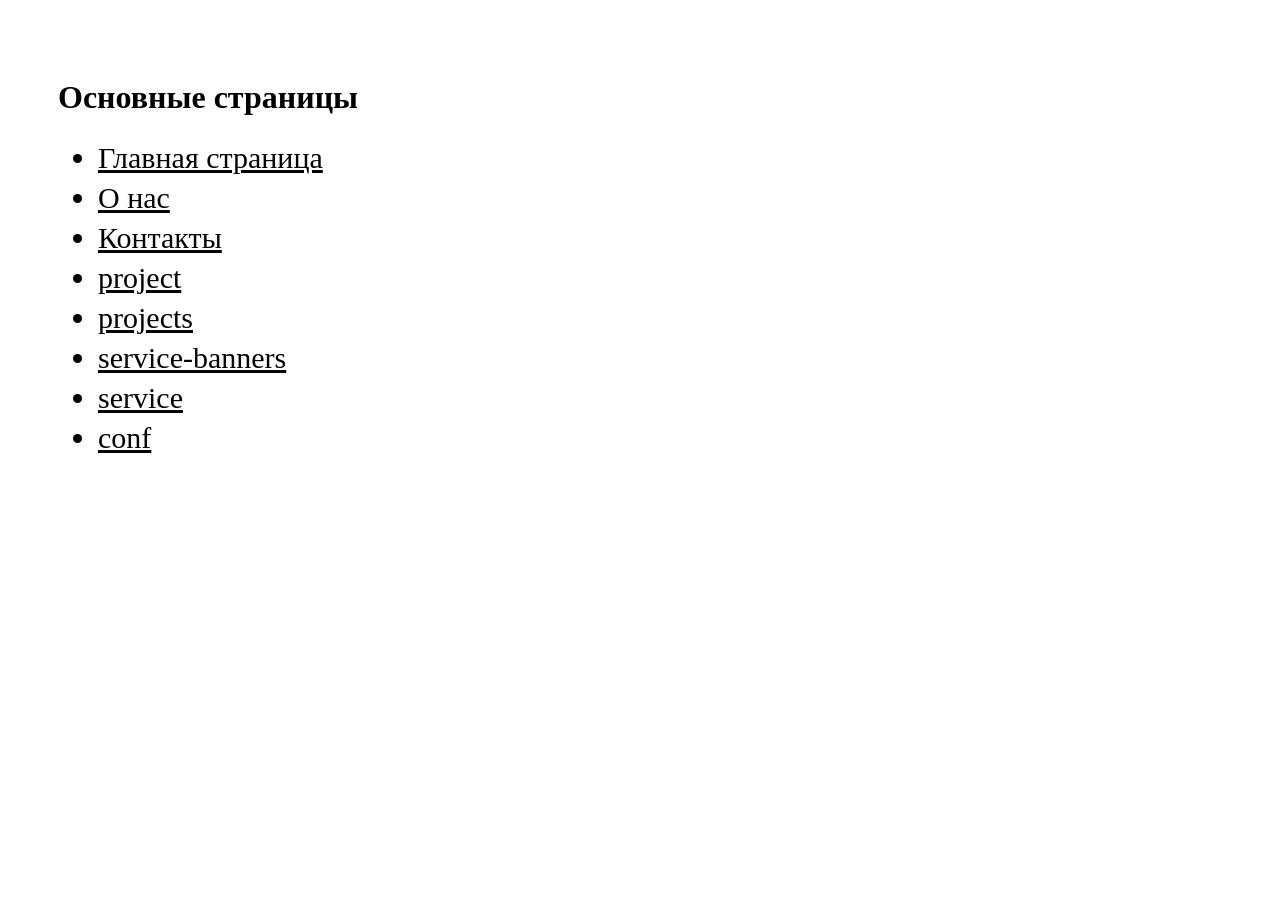
<file: index.html>
<!DOCTYPE html>
<html lang="ru">

<head>

	<meta charset="utf-8">
	<title>Title</title>
	<meta name="Title" content="Title description">
	<meta name="viewport" content="width=device-width, initial-scale=1.0, user-scalable=no">
	<style>
		body {
			padding: 50px;
		}
		ul {
			margin: 0 auto;
			font-size: 30px;
			line-height: 40px;
			color: #000;
		}
		a {
			color: #000;
			transition: 300ms all ease;
		}
		a:hover {
			color: #5ca6d4;
			transition: 300ms all ease;
		}
	</style>
</head>

<body>
	<h1>Основные страницы</h1>
	<ul>
		<li><a href="src/index.html">Главная страница</a></li>
		<li><a href="src/about.html">О нас</a></li>
		<li><a href="src/contacts.html">Контакты</a></li>
		<li><a href="src/project.html">project</a></li>
		<li><a href="src/projects.html">projects</a></li>
		<li><a href="src/conf.html">service-banners</a></li>
		<li><a href="src/conf.html">service</a></li>
		<li><a href="src/conf.html">conf</a></li>
	</ul>
</body>

</html>
</file>
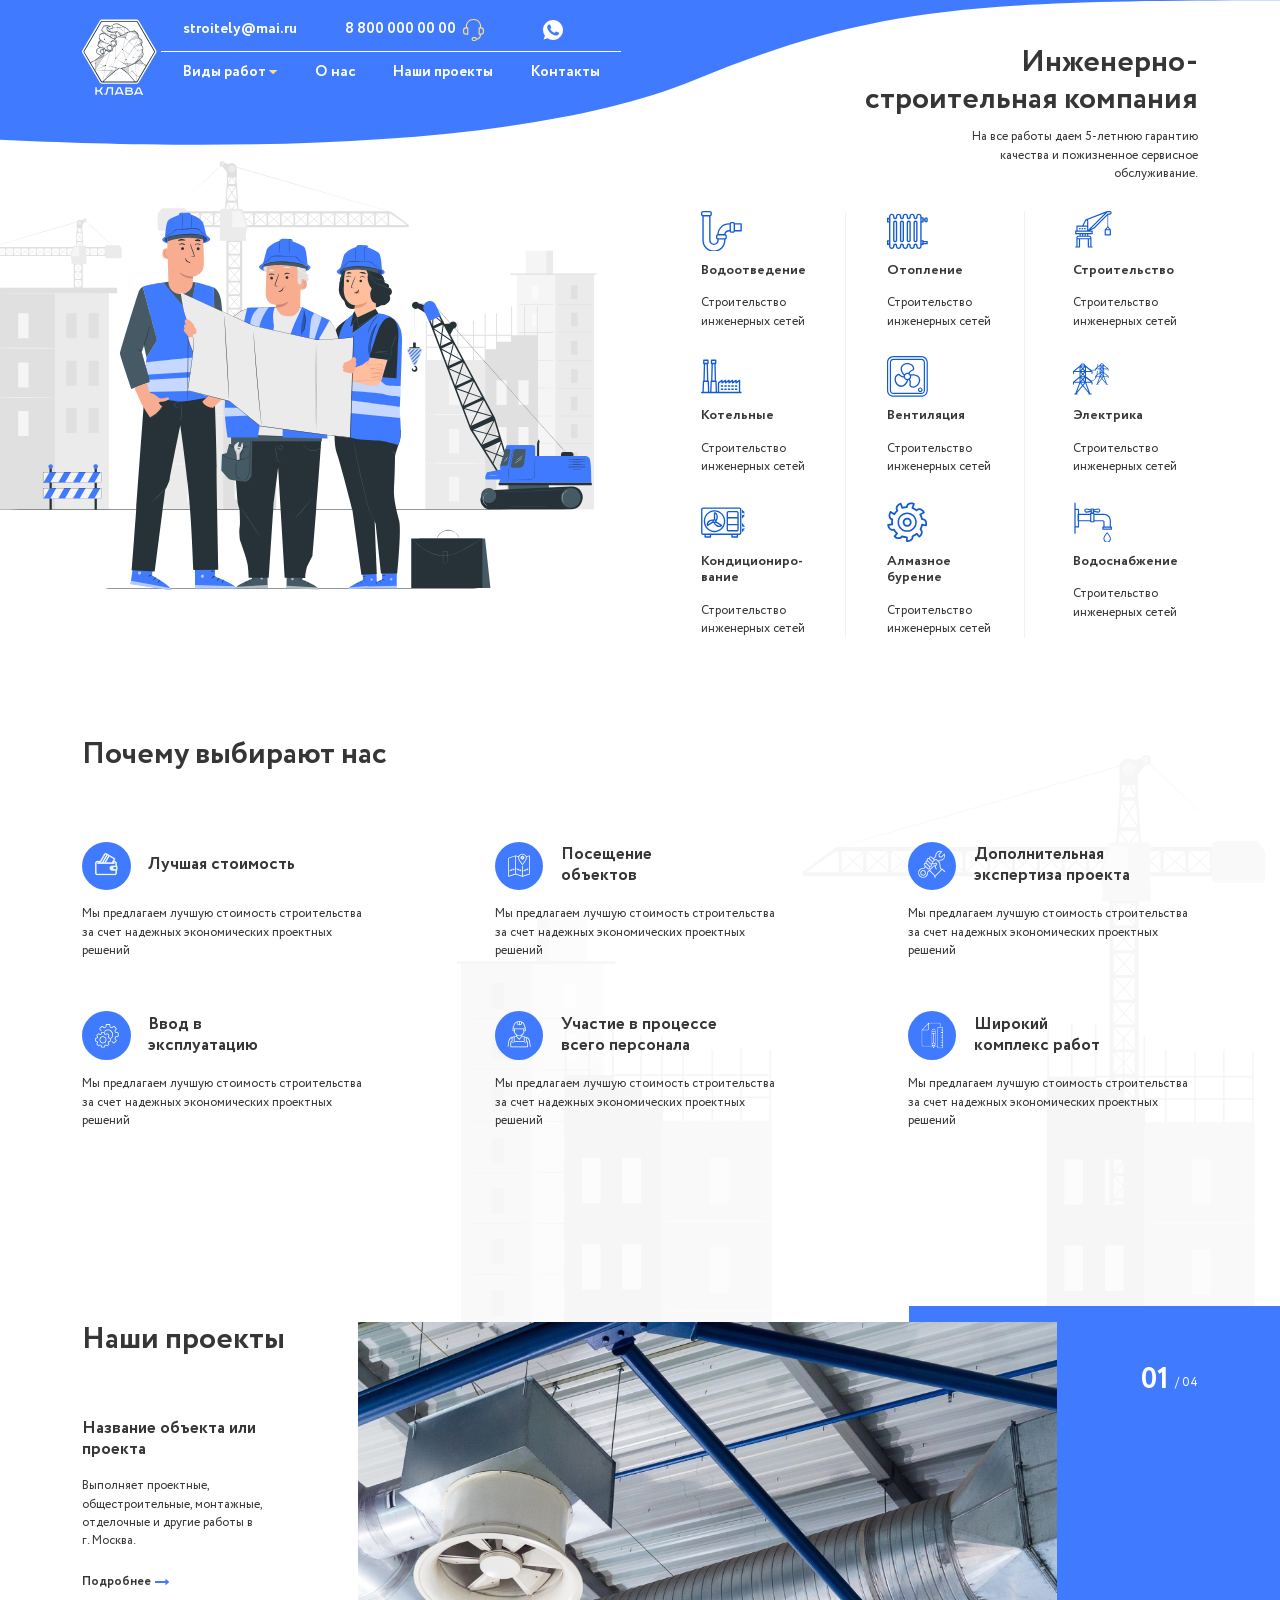
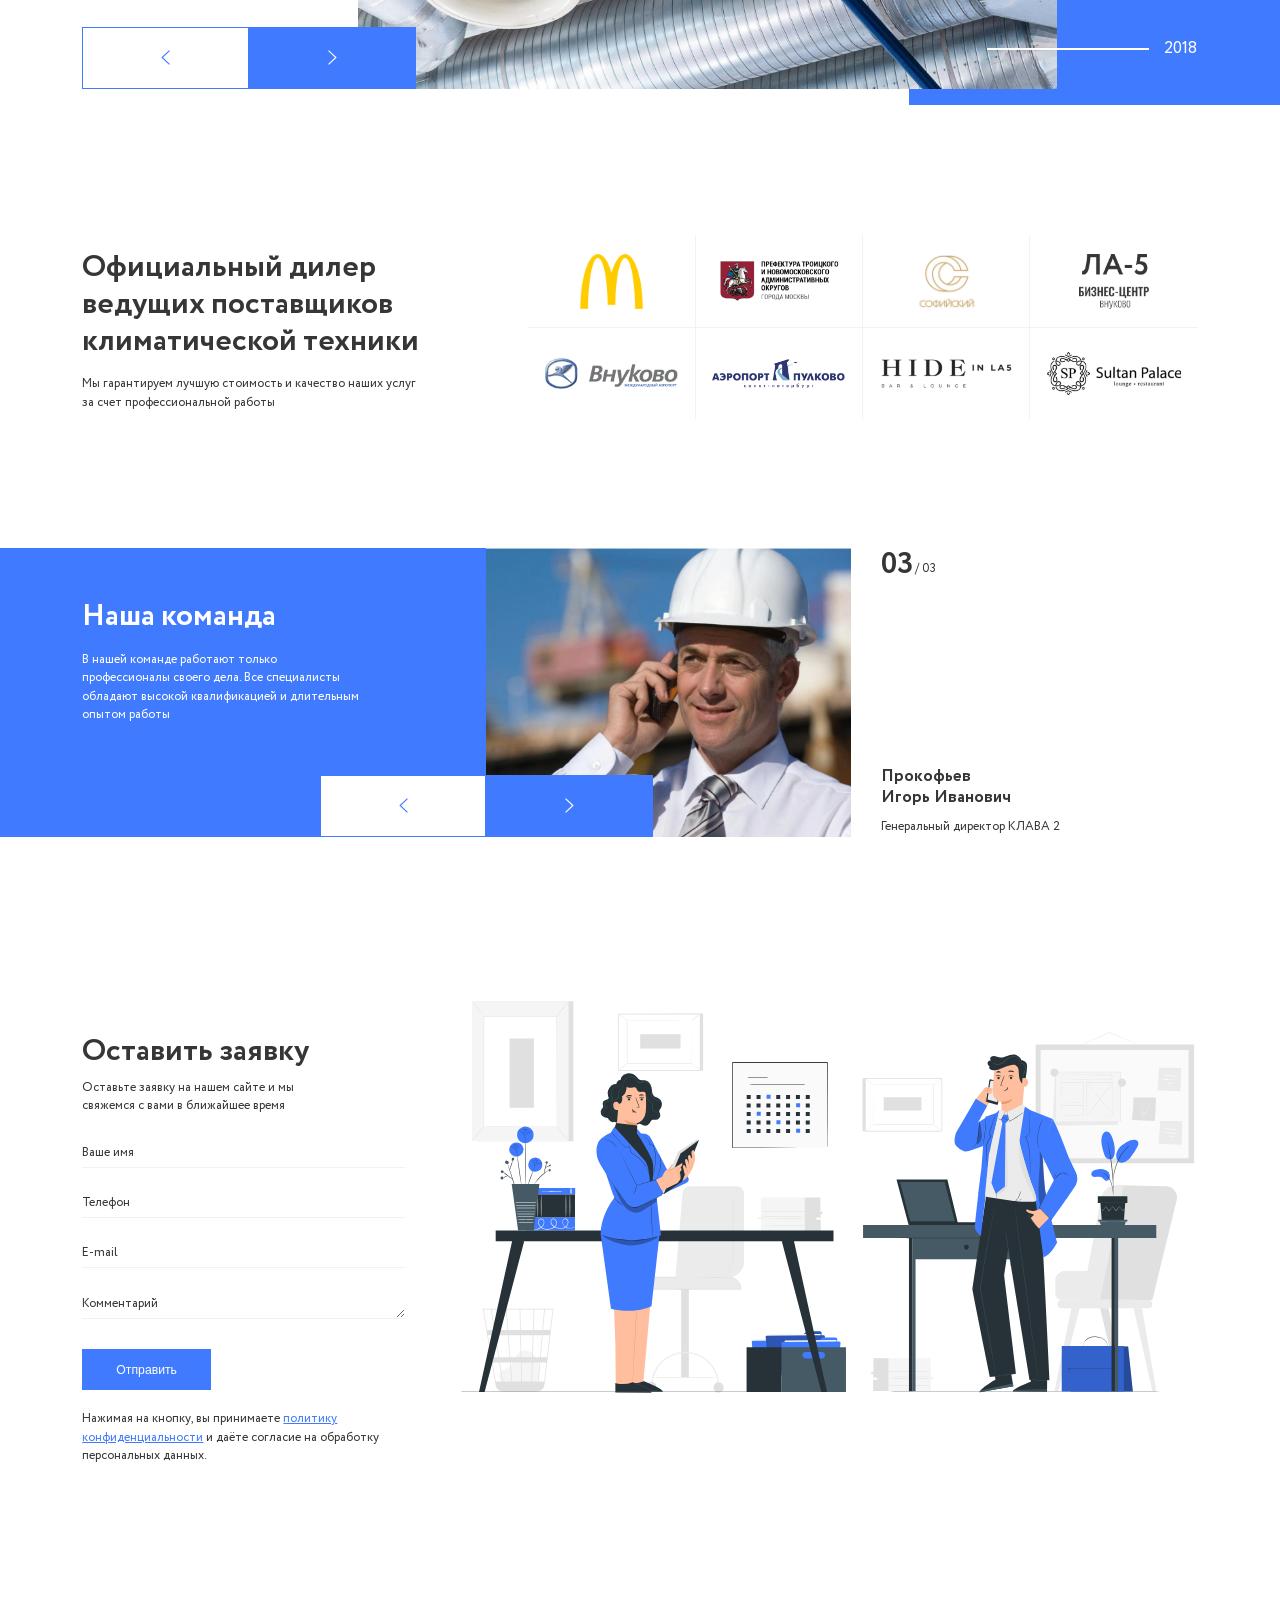
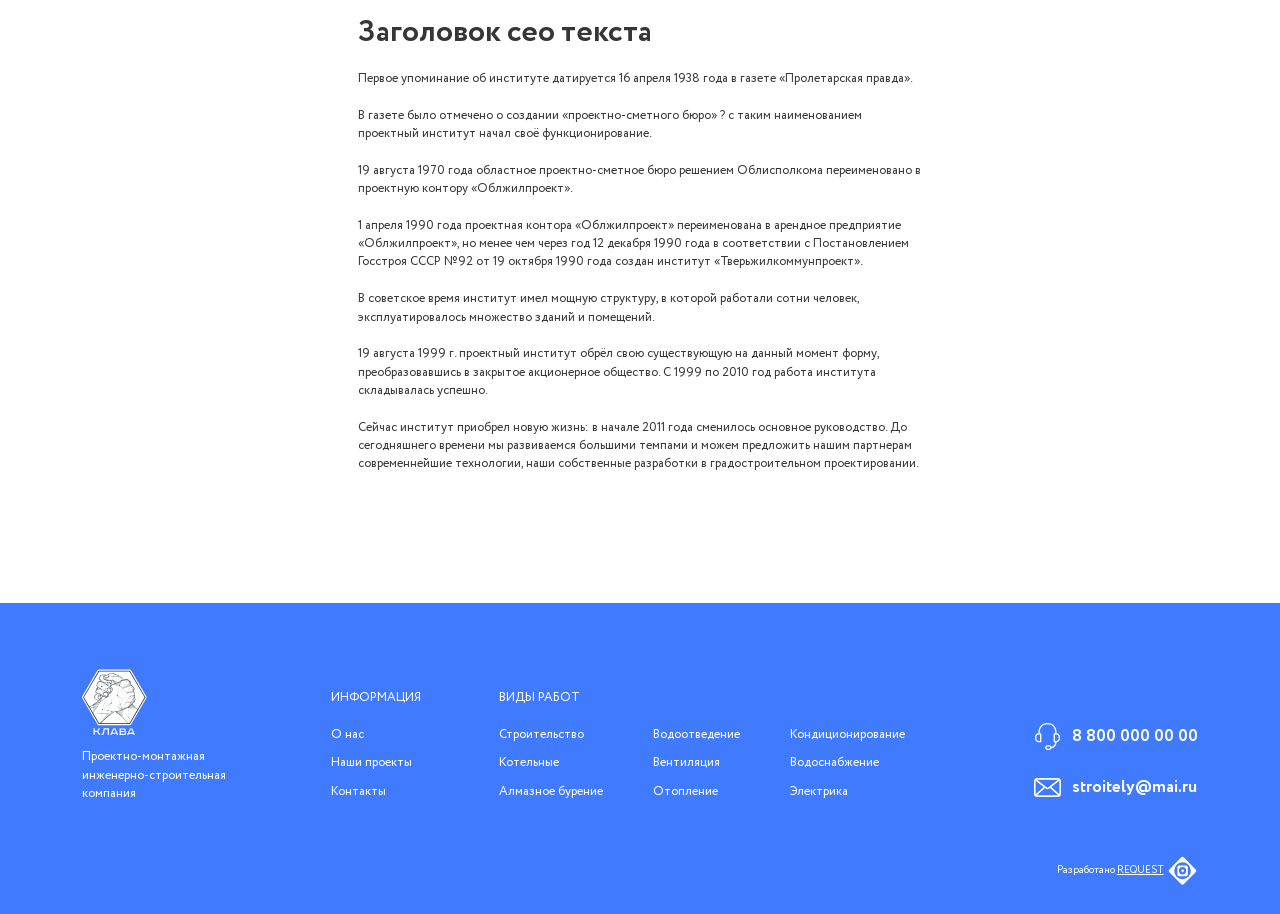
<file: src/index.html>
<!DOCTYPE html>
<html lang="ru">

<head>
	<meta charset="utf-8">
	<meta name="viewport" content="width=device-width, initial-scale=1.0, shrink-to-fit=no">
	<meta name="description" content="another website">
	<link rel="icon" href="img/favicon.ico">
	<link rel="stylesheet" href="css/swiper.min.css">
	<link href="css/style.css" rel="stylesheet">
	<script src="js/swiper.min.js"></script>
	<script src="js/jquery-3.3.1.min.js"></script>
	<script src="https://api-maps.yandex.ru/2.1/?lang=ru_RU"></script>
	<title>title</title>

</head>

<body>
	<div class="body-page">
		<header class="header">
			<div class="container">
				<div class="header__inner">
					<div class="burger">
						<span></span>
						<span></span>
						<span></span>
						<div class="burger__x"></div>
					</div>
					<a href="" class="logo header__logo">
						<img src="img/logo.svg" alt="">
					</a>
					<div class="header__content">
						<div class="header__top">
							<div class="contact header__contact">
								<a href="" class="contact__item contact__item--mail">stroitely@mai.ru</a>
								<a href="" class="contact__item contact__item--tel">8 800 000 00 00</a>
								<a href="" class="contact__item contact__item--whatsapp">8 800 000 00 00 whatsapp</a>
							</div>
						</div>
						<nav class="nav header__nav">
							<ul class="nav__list">
								<li class="nav__item drop">
									<a href="">Виды работ</a><span class="nav__arrow"></span>
									<div class="nav-drop">
										<ul class="nav-drop__inner">
											<li class="nav-drop__col">
												<div class="nav-drop__item">
													<div class="nav-drop__icon">
														<img src="img/pipeline.svg" alt="">
													</div>
													<div class="nav-drop__content">
														<a href="">Водоотведение</a>
														<span class="nav__arrow"></span>
														<ul class="nav-drop__list">
															<li>
																<a href="">Водоотведение</a>
															</li>
															<li>
																<a href="">Водоотведение</a>
															</li>
															<li>
																<a href="">Водоотведение</a>
															</li>
															<li>
																<a href="">Водоотведение</a>
															</li>
														</ul>
													</div>
												</div>
												<div class="nav-drop__item">
													<div class="nav-drop__icon">
														<img src="img/boiler.svg" alt="">
													</div>
													<div class="nav-drop__content">
														<a href="">Котельные</a>
														<span class="nav__arrow"></span>
														<ul class="nav-drop__list">
															<li>
																<a href="">Водоотведение</a>
															</li>
															<li>
																<a href="">Водоотведение</a>
															</li>
														</ul>
													</div>
												</div>
												<div class="nav-drop__item">
													<div class="nav-drop__icon">
														<img src="img/gear.svg" alt="">
													</div>
													<div class="nav-drop__content">
														<a href="">Алмазное бурение</a>
														<span class="nav__arrow"></span>
														<ul class="nav-drop__list">
															<li>
																<a href="">Водоотведение</a>
															</li>
															<li>
																<a href="">Водоотведение</a>
															</li>
														</ul>
													</div>
												</div>
												<div class="nav-drop__item">
													<div class="nav-drop__icon">
														<img src="img/tap.svg" alt="">
													</div>
													<div class="nav-drop__content">
														<a href="">Водоснабжение</a>
														<span class="nav__arrow"></span>
														<ul class="nav-drop__list">
															<li>
																<a href="">Водоотведение</a>
															</li>
															<li>
																<a href="">Водоотведение</a>
															</li>
														</ul>
													</div>
												</div>
											</li>
											<li class="nav-drop__col">
												<div class="nav-drop__item">
													<div class="nav-drop__icon">
														<img src="img/heating.svg" alt="">
													</div>
													<div class="nav-drop__content">
														<a href="">Отопление</a>
														<span class="nav__arrow"></span>
														<ul class="nav-drop__list">
															<li>
																<a href="">Водоотведение</a>
															</li>
															<li>
																<a href="">Водоотведение</a>
															</li>
														</ul>
													</div>
												</div>
												<div class="nav-drop__item">
													<div class="nav-drop__icon">
														<img src="img/ventilation.svg" alt="">
													</div>
													<div class="nav-drop__content">
														<a href="">Вентиляция</a>
														<span class="nav__arrow"></span>
														<ul class="nav-drop__list">
															<li>
																<a href="">Водоотведение</a>
															</li>
															<li>
																<a href="">Водоотведение</a>
															</li>
															<li>
																<a href="">Водоотведение</a>
															</li>
														</ul>
													</div>
												</div>
												<div class="nav-drop__item">
													<div class="nav-drop__icon">
														<img src="img/air-conditioner.svg" alt="">
													</div>
													<div class="nav-drop__content">
														<a href="">Кондициониро-вание</a>
														<span class="nav__arrow"></span>
														<ul class="nav-drop__list">
															<li>
																<a href="">Водоотведение</a>
															</li>
															<li>
																<a href="">Водоотведение</a>
															</li>
														</ul>
													</div>
												</div>
											</li>
											<li class="nav-drop__col">
												<div class="nav-drop__item">
													<div class="nav-drop__icon">
														<img src="img/harbor-crane.svg" alt="">
													</div>
													<div class="nav-drop__content">
														<a href="">Строительство</a>
														<span class="nav__arrow"></span>
														<ul class="nav-drop__list">
															<li>
																<a href="">Водоотведение</a>
															</li>
															<li>
																<a href="">Водоотведение</a>
															</li>
															<li>
																<a href="">Водоотведение</a>
															</li>
															<li>
																<a href="">Водоотведение</a>
															</li>
															<li>
																<a href="">Водоотведение</a>
															</li>
															<li>
																<a href="">Водоотведение</a>
															</li>
														</ul>
													</div>
												</div>
												<div class="nav-drop__item">
													<div class="nav-drop__icon">
														<img src="img/electric.svg" alt="">
													</div>
													<div class="nav-drop__content">
														<a href="">Электрика</a>
														<span class="nav__arrow"></span>
														<ul class="nav-drop__list">
															<li>
																<a href="">Водоотведение</a>
															</li>
															<li>
																<a href="">Водоотведение</a>
															</li>
															<li>
																<a href="">Водоотведение</a>
															</li>
															<li>
																<a href="">Водоотведение</a>
															</li>
															<li>
																<a href="">Водоотведение</a>
															</li>
														</ul>
													</div>
												</div>
											</li>
										</ul>
									</div>
								</li>
								<li class="nav__item">
									<a href="">О нас</a>
								</li>
								<li class="nav__item">
									<a href="">Наши проекты</a>
								</li>
								<li class="nav__item">
									<a href="">Контакты</a>
								</li>
							</ul>
						</nav>
					</div>
					<div class="mob-tel">

					</div>
				</div>
			</div>
		</header>
		<main class="main">
		<!-- конец header -->
			<section class="banner-main title-right">
				<div class="container">
					<div class="banner-main__img">
						<img src="img/banner-main.svg" alt="">
					</div>
					<div class="banner-main__inner">
						<div class="banner-text banner-text--right">
							<p class="h h-45-30 banner-text__title">Инженерно-строительная компания</p>
							<p class="banner-text__subtitle">На все работы даем 5-летнюю гарантию качества и пожизненное сервисное обслуживание.</p>
						</div>
						<div class="main-category">
							<a href="" class="main-category__item">
								<div class="main-category__img main-category__img--pipeline">
									<svg class="" width="100%" height="100%" viewBox="0 0 58 58" xmlns="http://www.w3.org/2000/svg">
										<path d="M57.0333 17.4H48.1593C47.9587 16.8367 47.5893 16.3489 47.1016 16.0029C46.6138 15.657 46.0313 15.4697 45.4333 15.4667H43.5C42.902 15.4697 42.3195 15.657 41.8317 16.0029C41.344 16.3489 40.9746 16.8367 40.774 17.4H39.6333C35.4179 17.4075 31.3663 19.0336 28.3154 21.9424C25.2644 24.8513 23.4471 28.8207 23.2387 33.031C22.6652 33.2236 22.1666 33.5911 21.8129 34.0818C21.4592 34.5725 21.2681 35.1618 21.2667 35.7667V37.7C21.2697 38.298 21.457 38.8805 21.8029 39.3682C22.1489 39.856 22.6367 40.2254 23.2 40.426V41.5667C23.2 42.8485 22.6908 44.0779 21.7843 44.9843C20.8779 45.8908 19.6485 46.4 18.3667 46.4C17.0848 46.4 15.8554 45.8908 14.949 44.9843C14.0426 44.0779 13.5333 42.8485 13.5333 41.5667V7.55933C14.0967 7.35869 14.5845 6.98935 14.9304 6.50159C15.2763 6.01382 15.4636 5.43131 15.4667 4.83333V2.9C15.4644 2.13158 15.1581 1.39528 14.6147 0.851926C14.0714 0.308567 13.3351 0.00229495 12.5667 0H2.9C2.13158 0.00229495 1.39528 0.308567 0.851926 0.851926C0.308567 1.39528 0.00229495 2.13158 0 2.9V4.83333C0.00308004 5.43131 0.190328 6.01382 0.536262 6.50159C0.882196 6.98935 1.37001 7.35869 1.93333 7.55933V41.5667C1.93333 45.9251 3.6647 50.1049 6.74655 53.1868C9.82839 56.2686 14.0083 58 18.3667 58C22.7251 58 26.9049 56.2686 29.9868 53.1868C33.0686 50.1049 34.8 45.9251 34.8 41.5667V40.426C35.3633 40.2254 35.8511 39.856 36.1971 39.3682C36.543 38.8805 36.7303 38.298 36.7333 37.7V35.7667C36.7316 35.1825 36.5535 34.6124 36.2223 34.1312C35.8911 33.65 35.4223 33.28 34.8773 33.0697C35.0568 31.9367 35.6342 30.9047 36.5058 30.1589C37.3774 29.413 38.4862 29.0022 39.6333 29H40.774C40.9746 29.5633 41.344 30.0511 41.8317 30.3971C42.3195 30.743 42.902 30.9303 43.5 30.9333H45.4333C46.0313 30.9303 46.6138 30.743 47.1016 30.3971C47.5893 30.0511 47.9587 29.5633 48.1593 29H57.0333C57.2897 29 57.5356 28.8982 57.7169 28.7169C57.8982 28.5356 58 28.2897 58 28.0333V18.3667C58 18.1103 57.8982 17.8644 57.7169 17.6831C57.5356 17.5018 57.2897 17.4 57.0333 17.4ZM1.93333 4.83333V2.9C1.93333 2.64362 2.03518 2.39775 2.21646 2.21646C2.39775 2.03518 2.64362 1.93333 2.9 1.93333H12.5667C12.823 1.93333 13.0689 2.03518 13.2502 2.21646C13.4315 2.39775 13.5333 2.64362 13.5333 2.9V4.83333C13.5333 5.08971 13.4315 5.33558 13.2502 5.51687C13.0689 5.69815 12.823 5.8 12.5667 5.8H2.9C2.64362 5.8 2.39775 5.69815 2.21646 5.51687C2.03518 5.33558 1.93333 5.08971 1.93333 4.83333ZM32.8667 41.5667C32.8667 45.4123 31.339 49.1004 28.6197 51.8197C25.9004 54.539 22.2123 56.0667 18.3667 56.0667C14.521 56.0667 10.8329 54.539 8.11362 51.8197C5.39434 49.1004 3.86667 45.4123 3.86667 41.5667V7.73333H11.6V41.5667C11.6 43.3613 12.3129 45.0824 13.5819 46.3514C14.8509 47.6204 16.572 48.3333 18.3667 48.3333C20.1613 48.3333 21.8824 47.6204 23.1514 46.3514C24.4204 45.0824 25.1333 43.3613 25.1333 41.5667V40.6H32.8667V41.5667ZM34.8 37.7C34.8 37.9564 34.6982 38.2023 34.5169 38.3835C34.3356 38.5648 34.0897 38.6667 33.8333 38.6667H24.1667C23.9103 38.6667 23.6644 38.5648 23.4831 38.3835C23.3018 38.2023 23.2 37.9564 23.2 37.7V35.7667C23.2 35.5103 23.3018 35.2644 23.4831 35.0831C23.6644 34.9018 23.9103 34.8 24.1667 34.8H33.8333C34.0897 34.8 34.3356 34.9018 34.5169 35.0831C34.6982 35.2644 34.8 35.5103 34.8 35.7667V37.7ZM40.6 27.0667H39.6333C38.0075 27.0686 36.4368 27.6558 35.2084 28.7208C33.9801 29.7859 33.1763 31.2576 32.944 32.8667H25.1817C25.4301 29.2005 27.0597 25.7651 29.7418 23.2534C32.4239 20.7417 35.9588 19.3408 39.6333 19.3333H40.6V27.0667ZM46.4 28.0333C46.4 28.2897 46.2982 28.5356 46.1169 28.7169C45.9356 28.8982 45.6897 29 45.4333 29H43.5C43.2436 29 42.9977 28.8982 42.8165 28.7169C42.6352 28.5356 42.5333 28.2897 42.5333 28.0333V18.3667C42.5333 18.1103 42.6352 17.8644 42.8165 17.6831C42.9977 17.5018 43.2436 17.4 43.5 17.4H45.4333C45.6897 17.4 45.9356 17.5018 46.1169 17.6831C46.2982 17.8644 46.4 18.1103 46.4 18.3667V28.0333ZM56.0667 27.0667H48.3333V19.3333H56.0667V27.0667Z"/>
										<path class="voda voda1" d="M56.5 23H50L45.5 24.5L43.5 22L36 23.5L32 26.5L29.5 31L28 36L30 37.5L28 46L26 48.5L23 51L17 52L11.5 50L8.5 46L7.5 40V9.5L7 6.5H11L13 7"/>
										<path style="display: none;" class="voda voda2" d="M13.5 7L7 6.5L7.5 9.5L8 11.5V12.5V42.5L8.5 45L9.5 47L11 49L13 50.5L16 52L19 52.5L22.5 51.5L26 49L28 46.5L29 44V41.5L30 37.5L28 36L29 30.5L31.5 27.5L35 24.5L39.5 23L43.5 22L45 24L47 23H57"/>
									</svg>
								</div>
								<p class="h h-20-16 main-category__title">Водоотведение</p>
								<p class="main-category__text">Строительство инженерных сетей</p>
							</a>
							<a href="" class="main-category__item">
								<div class="main-category__img main-category__img--heating">
									<svg class="teplo" viewBox="0 0 27 22" fill="none" xmlns="http://www.w3.org/2000/svg">
										<path fill-rule="evenodd" clip-rule="evenodd" d="M1.5598 8.73435C1.5598 9.9574 2.26831 11.1158 3.55333 12.0048C5.27747 13.1955 6.22574 14.8173 6.22574 16.5711C6.22574 18.3248 5.27477 19.9439 3.55333 21.1346C3.38174 21.2391 3.17666 21.274 2.98016 21.2321C2.78366 21.1902 2.61064 21.0748 2.49659 20.9094C2.38253 20.744 2.33608 20.5412 2.36677 20.3426C2.39746 20.1441 2.50296 19.9648 2.66163 19.8415C3.94665 18.9525 4.65516 17.7941 4.65516 16.5711C4.65516 15.348 3.94665 14.1869 2.66163 13.2979C0.937498 12.1099 0 10.4881 0 8.73435C0 6.98058 0.937498 5.36151 2.66163 4.16539C2.74618 4.09972 2.84324 4.052 2.94688 4.02514C3.05051 3.99829 3.15854 3.99288 3.26434 4.00923C3.37014 4.02558 3.47148 4.06336 3.56218 4.12025C3.65287 4.17713 3.73099 4.25194 3.79177 4.34007C3.85254 4.4282 3.89469 4.52781 3.91562 4.6328C3.93656 4.73779 3.93585 4.84595 3.91352 4.95065C3.8912 5.05536 3.84774 5.1544 3.78581 5.24172C3.72388 5.32905 3.64477 5.40281 3.55333 5.45849C2.26831 6.35288 1.5598 7.51129 1.5598 8.73435Z" fill="#115AD4"/>
										<path fill-rule="evenodd" clip-rule="evenodd" d="M21.5598 8.73435C21.5598 9.9574 22.2683 11.1158 23.5533 12.0048C25.2775 13.1955 26.2257 14.8173 26.2257 16.5711C26.2257 18.3248 25.2748 19.9439 23.5533 21.1346C23.3817 21.2391 23.1767 21.274 22.9802 21.2321C22.7837 21.1902 22.6106 21.0748 22.4966 20.9094C22.3825 20.744 22.3361 20.5412 22.3668 20.3426C22.3975 20.1441 22.503 19.9648 22.6616 19.8415C23.9467 18.9525 24.6552 17.7941 24.6552 16.5711C24.6552 15.348 23.9467 14.1869 22.6616 13.2979C20.9375 12.1099 20 10.4881 20 8.73435C20 6.98058 20.9375 5.36151 22.6616 4.16539C22.7462 4.09972 22.8432 4.052 22.9469 4.02514C23.0505 3.99829 23.1585 3.99288 23.2643 4.00923C23.3701 4.02558 23.4715 4.06336 23.5622 4.12025C23.6529 4.17713 23.731 4.25194 23.7918 4.34007C23.8525 4.4282 23.8947 4.52781 23.9156 4.6328C23.9366 4.73779 23.9358 4.84595 23.9135 4.95065C23.8912 5.05536 23.8477 5.1544 23.7858 5.24172C23.7239 5.32905 23.6448 5.40281 23.5533 5.45849C22.2683 6.35288 21.5598 7.51129 21.5598 8.73435Z" fill="#115AD4"/>
										<path fill-rule="evenodd" clip-rule="evenodd" d="M11.5598 4.73435C11.5598 5.9574 12.2683 7.11581 13.5533 8.00481C15.2775 9.19554 16.2257 10.8173 16.2257 12.5711C16.2257 14.3248 15.2748 15.9439 13.5533 17.1346C13.3817 17.2391 13.1767 17.274 12.9802 17.2321C12.7837 17.1902 12.6106 17.0748 12.4966 16.9094C12.3825 16.744 12.3361 16.5412 12.3668 16.3426C12.3975 16.1441 12.503 15.9648 12.6616 15.8415C13.9467 14.9525 14.6552 13.7941 14.6552 12.5711C14.6552 11.348 13.9467 10.1869 12.6616 9.29791C10.9375 8.10988 10 6.48811 10 4.73435C10 2.98058 10.9375 1.36151 12.6616 0.16539C12.7462 0.0997183 12.8432 0.0519954 12.9469 0.0251442C13.0505 -0.00170706 13.1585 -0.00712131 13.2643 0.00923163C13.3701 0.0255846 13.4715 0.0633608 13.5622 0.120248C13.6529 0.177135 13.731 0.251935 13.7918 0.340068C13.8525 0.428201 13.8947 0.527812 13.9156 0.632802C13.9366 0.737791 13.9358 0.845949 13.9135 0.950652C13.8912 1.05536 13.8477 1.1544 13.7858 1.24172C13.7239 1.32905 13.6448 1.40281 13.5533 1.45849C12.2683 2.35288 11.5598 3.51129 11.5598 4.73435Z" fill="#115AD4"/>
									</svg>
									<svg id="heating" width="100%" height="100%" viewBox="0 0 52 45" xmlns="http://www.w3.org/2000/svg">
										<path d="M36.3462 8.65381C34.9148 8.65381 33.75 9.81862 33.75 11.25V33.75C33.75 35.1813 34.9148 36.3461 36.3462 36.3461C37.7775 36.3461 38.9423 35.1813 38.9423 33.75V11.25C38.9423 9.81862 37.7775 8.65381 36.3462 8.65381ZM37.2115 33.75C37.2115 34.2277 36.8238 34.6153 36.3462 34.6153C35.8685 34.6153 35.4808 34.2277 35.4808 33.75V11.25C35.4808 10.7723 35.8685 10.3846 36.3462 10.3846C36.8238 10.3846 37.2115 10.7723 37.2115 11.25V33.75Z" fill="#115AD4"/>
										<path d="M27.6923 8.65381C26.261 8.65381 25.0962 9.81862 25.0962 11.25V33.75C25.0962 35.1813 26.261 36.3461 27.6923 36.3461C29.1237 36.3461 30.2885 35.1813 30.2885 33.75V11.25C30.2885 9.81862 29.1237 8.65381 27.6923 8.65381ZM28.5577 33.75C28.5577 34.2277 28.17 34.6153 27.6923 34.6153C27.2147 34.6153 26.827 34.2277 26.827 33.75V11.25C26.827 10.7723 27.2147 10.3846 27.6923 10.3846C28.17 10.3846 28.5577 10.7723 28.5577 11.25V33.75Z" fill="#115AD4"/>
										<path d="M10.3847 8.65381C8.95338 8.65381 7.78857 9.81862 7.78857 11.25V33.75C7.78857 35.1813 8.95338 36.3461 10.3847 36.3461C11.8161 36.3461 12.9809 35.1813 12.9809 33.75V11.25C12.9809 9.81862 11.8161 8.65381 10.3847 8.65381ZM11.2501 33.75C11.2501 34.2277 10.8624 34.6153 10.3847 34.6153C9.90704 34.6153 9.51934 34.2277 9.51934 33.75V11.25C9.51934 10.7723 9.90704 10.3846 10.3847 10.3846C10.8624 10.3846 11.2501 10.7723 11.2501 11.25V33.75Z" fill="#115AD4"/>
										<path d="M19.0385 8.65381C17.6072 8.65381 16.4424 9.81862 16.4424 11.25V33.75C16.4424 35.1813 17.6072 36.3461 19.0385 36.3461C20.4699 36.3461 21.6347 35.1813 21.6347 33.75V11.25C21.6347 9.81862 20.4699 8.65381 19.0385 8.65381ZM19.9039 33.75C19.9039 34.2277 19.5162 34.6153 19.0385 34.6153C18.5608 34.6153 18.1732 34.2277 18.1732 33.75V11.25C18.1732 10.7723 18.5608 10.3846 19.0385 10.3846C19.5162 10.3846 19.9039 10.7723 19.9039 11.25V33.75Z" fill="#115AD4"/>
										<path data-start="0" d="M49.7596 11.25C50.953 11.25 51.9231 10.2799 51.9231 9.08654V6.49038C51.9231 5.29702 50.953 4.32692 49.7596 4.32692C48.5662 4.32692 47.5962 5.29702 47.5962 6.49038V6.92308H46.7308V4.32692H44.1346V3.46154C44.1346 1.5525 42.5821 0 40.6731 0C38.764 0 37.2115 1.5525 37.2115 3.46154V4.32692C37.2115 4.80462 36.8238 5.19231 36.3462 5.19231C35.8685 5.19231 35.4808 4.80462 35.4808 4.32692V3.46154C35.4808 1.5525 33.9283 0 32.0192 0C30.1102 0 28.5577 1.5525 28.5577 3.46154V4.32692C28.5577 4.80462 28.17 5.19231 27.6923 5.19231C27.2146 5.19231 26.8269 4.80462 26.8269 4.32692V3.46154C26.8269 1.5525 25.2744 0 23.3654 0C21.4563 0 19.9038 1.5525 19.9038 3.46154V4.32692C19.9038 4.80462 19.5162 5.19231 19.0385 5.19231C18.5608 5.19231 18.1731 4.80462 18.1731 4.32692V3.46154C18.1731 1.5525 16.6206 0 14.7115 0C12.8025 0 11.25 1.5525 11.25 3.46154V4.32692C11.25 4.80462 10.8623 5.19231 10.3846 5.19231C9.90692 5.19231 9.51923 4.80462 9.51923 4.32692V3.46154C9.51923 1.5525 7.96673 0 6.05769 0C4.14865 0 2.59615 1.5525 2.59615 3.46154V5.19231H0V11.25H2.59615V33.75H0V39.8077H2.59615V41.5385C2.59615 43.4475 4.14865 45 6.05769 45C7.96673 45 9.51923 43.4475 9.51923 41.5385V40.6731C9.51923 40.1954 9.90692 39.8077 10.3846 39.8077C10.8623 39.8077 11.25 40.1954 11.25 40.6731V41.5385C11.25 43.4475 12.8025 45 14.7115 45C16.6206 45 18.1731 43.4475 18.1731 41.5385V40.6731C18.1731 40.1954 18.5608 39.8077 19.0385 39.8077C19.5162 39.8077 19.9038 40.1954 19.9038 40.6731V41.5385C19.9038 43.4475 21.4563 45 23.3654 45C25.2744 45 26.8269 43.4475 26.8269 41.5385V40.6731C26.8269 40.1954 27.2146 39.8077 27.6923 39.8077C28.17 39.8077 28.5577 40.1954 28.5577 40.6731V41.5385C28.5577 43.4475 30.1102 45 32.0192 45C33.9283 45 35.4808 43.4475 35.4808 41.5385V40.6731C35.4808 40.1954 35.8685 39.8077 36.3462 39.8077C36.8238 39.8077 37.2115 40.1954 37.2115 40.6731V41.5385C37.2115 43.4475 38.764 45 40.6731 45C42.5821 45 44.1346 43.4475 44.1346 41.5385V39.8077H46.7308V38.9423H51.9231V34.6154H46.7308V33.75H44.1346V11.25H46.7308V8.65385H47.5962V9.08654C47.5962 10.2799 48.5662 11.25 49.7596 11.25ZM1.73077 9.51923V6.92308H2.59615V9.51923H1.73077ZM1.73077 38.0769V35.4808H2.59615V38.0769H1.73077ZM50.1923 36.3462V37.2115H46.7308V36.3462H50.1923ZM45 35.4808V38.0769H44.1346V35.4808H45ZM42.4038 33.75V39.8077V41.5385C42.4038 42.493 41.6276 43.2692 40.6731 43.2692C39.7186 43.2692 38.9423 42.493 38.9423 41.5385V40.6731C38.9423 39.2417 37.7775 38.0769 36.3462 38.0769C34.9148 38.0769 33.75 39.2417 33.75 40.6731V41.5385C33.75 42.493 32.9738 43.2692 32.0192 43.2692C31.0647 43.2692 30.2885 42.493 30.2885 41.5385V40.6731C30.2885 39.2417 29.1237 38.0769 27.6923 38.0769C26.261 38.0769 25.0962 39.2417 25.0962 40.6731V41.5385C25.0962 42.493 24.3199 43.2692 23.3654 43.2692C22.4109 43.2692 21.6346 42.493 21.6346 41.5385V40.6731C21.6346 39.2417 20.4698 38.0769 19.0385 38.0769C17.6071 38.0769 16.4423 39.2417 16.4423 40.6731V41.5385C16.4423 42.493 15.6661 43.2692 14.7115 43.2692C13.757 43.2692 12.9808 42.493 12.9808 41.5385V40.6731C12.9808 39.2417 11.816 38.0769 10.3846 38.0769C8.95327 38.0769 7.78846 39.2417 7.78846 40.6731V41.5385C7.78846 42.493 7.01221 43.2692 6.05769 43.2692C5.10317 43.2692 4.32692 42.493 4.32692 41.5385V39.8077V33.75V11.25V5.19231V3.46154C4.32692 2.50702 5.10317 1.73077 6.05769 1.73077C7.01221 1.73077 7.78846 2.50702 7.78846 3.46154V4.32692C7.78846 5.75827 8.95327 6.92308 10.3846 6.92308C11.816 6.92308 12.9808 5.75827 12.9808 4.32692V3.46154C12.9808 2.50702 13.757 1.73077 14.7115 1.73077C15.6661 1.73077 16.4423 2.50702 16.4423 3.46154V4.32692C16.4423 5.75827 17.6071 6.92308 19.0385 6.92308C20.4698 6.92308 21.6346 5.75827 21.6346 4.32692V3.46154C21.6346 2.50702 22.4109 1.73077 23.3654 1.73077C24.3199 1.73077 25.0962 2.50702 25.0962 3.46154V4.32692C25.0962 5.75827 26.261 6.92308 27.6923 6.92308C29.1237 6.92308 30.2885 5.75827 30.2885 4.32692V3.46154C30.2885 2.50702 31.0647 1.73077 32.0192 1.73077C32.9738 1.73077 33.75 2.50702 33.75 3.46154V4.32692C33.75 5.75827 34.9148 6.92308 36.3462 6.92308C37.7775 6.92308 38.9423 5.75827 38.9423 4.32692V3.46154C38.9423 2.50702 39.7186 1.73077 40.6731 1.73077C41.6276 1.73077 42.4038 2.50702 42.4038 3.46154V4.32692V11.25V33.75ZM45 9.51923H44.1346V6.05769H45V9.51923ZM49.3269 6.49038C49.3269 6.2524 49.5216 6.05769 49.7596 6.05769C49.9976 6.05769 50.1923 6.2524 50.1923 6.49038V9.08654C50.1923 9.32452 49.9976 9.51923 49.7596 9.51923C49.5216 9.51923 49.3269 9.32452 49.3269 9.08654V6.49038Z" fill="#115AD4"/>
									</svg>
								</div>
								<p class="h h-20-16 main-category__title">Отопление</p>
								<p class="main-category__text">Строительство инженерных сетей</p>
							</a>
							<a href="" class="main-category__item">
								<div class="main-category__img main-category__img--harbor-crane">
									<svg width="100%" height="100%" viewBox="0 0 52 58" fill="none" xmlns="http://www.w3.org/2000/svg">
										<path fill-rule="evenodd" clip-rule="evenodd" d="M47 5H46V7.5V42.8121V43H47V42.8121L47 23.9094V5Z" fill="#115AD4"/>
										<path fill-rule="evenodd" clip-rule="evenodd" d="M49.3607 5.2791C50.816 5.2791 52 4.09512 52 2.6398C52 1.18446 50.816 0.000488281 49.3607 0.000488281H45.7667L45.7551 0.00100708L45.7466 0.00149536C45.7284 0.00195312 45.7102 0.00262451 45.6919 0.00419617C45.684 0.00488281 45.676 0.00595093 45.6682 0.00701904L45.6609 0.00801086C45.6442 0.0101471 45.6276 0.0122833 45.611 0.0154266C45.6004 0.0174589 45.59 0.019967 45.5795 0.0224744L45.5786 0.0226898L45.5742 0.0237427L45.5702 0.024704C45.5573 0.0277252 45.5443 0.0307617 45.5314 0.0345154C45.5184 0.0383301 45.5056 0.0427856 45.4929 0.047226L45.4885 0.0487823L45.4742 0.0534668C45.4694 0.0550079 45.4645 0.0565796 45.4597 0.0584412L15.402 11.8263C14.8033 12.0391 14.3003 12.4754 14.0044 13.0673L10.2052 20.6657H2.63928C2.17395 20.6657 1.797 21.0428 1.797 21.5081V27.8536H0.842285C0.377075 27.8536 0 28.2308 0 28.696V32.2899C0 32.7551 0.377075 33.1322 0.842285 33.1322H6.28943V35.0415H4.43628C2.98096 35.0415 1.797 36.2255 1.797 37.6808V50.3158H0.842285C0.377075 50.3158 0 50.693 0 51.1581C0 51.6234 0.377075 52.0005 0.842285 52.0005H6.23328C6.69861 52.0005 7.07556 51.6234 7.07556 51.1581V40.3201H17.9697V51.1581C17.9697 51.6234 18.3468 52.0005 18.8121 52.0005H24.203C24.6683 52.0005 25.0454 51.6234 25.0454 51.1581C25.0454 50.693 24.6683 50.3158 24.203 50.3158H23.2484V37.6808C23.2484 36.2255 22.0645 35.0415 20.6091 35.0415H18.756V33.1322H24.203C24.6683 33.1322 25.0454 32.7551 25.0454 32.2899V28.696C25.0454 28.2308 24.6683 27.8536 24.203 27.8536H21.4818L27.2753 24.9569C27.3563 24.9165 27.4302 24.8632 27.4941 24.7991L45.8229 6.47028V6.49422L45.8282 6.47314L47.5157 5.27002L47.5181 5.2791H49.3607ZM18.756 21.5081V14.1891C18.756 13.5671 18.5278 12.9977 18.1516 12.5589L42.3223 3.09589L18.756 26.6623V21.5081ZM15.5111 13.8208C15.6515 13.54 15.9338 13.3655 16.2477 13.3655C16.7018 13.3655 17.0713 13.735 17.0713 14.1891V20.6657H12.0886L15.5111 13.8208ZM3.48169 22.3504H17.0713V27.8536H3.48169V22.3504ZM7.97412 33.1322H9.88342V35.0415H7.97412V33.1322ZM13.4773 33.1322V35.0415H11.568V33.1322H13.4773ZM3.48169 50.3158V40.3201H5.39087V50.3158H3.48169ZM19.6544 50.3158V40.3201H21.5637V50.3158H19.6544ZM21.5637 37.6808V38.6355H3.48169V37.6808C3.48169 37.1544 3.90991 36.7262 4.43628 36.7262H20.6091C21.1355 36.7262 21.5637 37.1544 21.5637 37.6808ZM17.0713 35.0415H15.162V33.1322H17.0713V35.0415ZM23.3607 31.4476H1.68469V29.5383H23.3607V31.4476ZM26.3997 23.5112L22.1797 25.6212L46.1156 1.68515H49.3607C49.8871 1.68515 50.3153 2.11339 50.3153 2.6398C50.3153 3.1662 49.8871 3.59444 49.3607 3.59444H46.6653C46.4419 3.59444 46.2277 3.68317 46.0696 3.84119L26.3997 23.5112ZM6.25322 24.3159H7.15171C7.61701 24.3159 7.99404 24.6931 7.99404 25.1583C7.99404 25.6234 7.61701 26.0006 7.15171 26.0006H6.25322C5.78792 26.0006 5.41089 25.6234 5.41089 25.1583C5.41089 24.6931 5.78792 24.3159 6.25322 24.3159ZM9.84722 24.3159H10.7457C11.211 24.3159 11.588 24.6931 11.588 25.1583C11.588 25.6234 11.211 26.0006 10.7457 26.0006H9.84722C9.38191 26.0006 9.00488 25.6234 9.00488 25.1583C9.00488 24.6931 9.38191 24.3159 9.84722 24.3159ZM14.3397 24.3159H13.4412C12.9759 24.3159 12.5989 24.6931 12.5989 25.1583C12.5989 25.6234 12.9759 26.0006 13.4412 26.0006H14.3397C14.805 26.0006 15.182 25.6234 15.182 25.1583C15.182 24.6931 14.805 24.3159 14.3397 24.3159Z" fill="#115AD4"/>
										<path class="gruz" d="M42 23H51V58H42V23Z" fill="white"/>
										<path class="gruz" fill-rule="evenodd" clip-rule="evenodd" d="M47 22H46L42.1847 26.1693C42.0653 26.3187 42 26.5042 42 26.6955V33.8834C42 34.3486 42.3771 34.7257 42.8424 34.7257H50.0303C50.4956 34.7257 50.8727 34.3486 50.8727 33.8834V26.6955C50.8727 26.5042 50.8075 26.3187 50.688 26.1693L47 22ZM48.2777 25.8531L46.4364 23.5514L44.5948 25.8531H48.2777ZM43.6847 27.5378V33.041H49.188V27.5378H43.6847Z" fill="#115AD4"/>
									</svg>
								</div>
								<p class="h h-20-16 main-category__title">Строительство</p>
								<p class="main-category__text">Строительство инженерных сетей</p>
							</a>
							<a href="" class="main-category__item">
								<div class="main-category__img main-category__img--boiler">
									<svg class="dym" viewBox="0 0 27 22" fill="none" xmlns="http://www.w3.org/2000/svg">
										<path fill-rule="evenodd" clip-rule="evenodd" d="M1.5598 8.73435C1.5598 9.9574 2.26831 11.1158 3.55333 12.0048C5.27747 13.1955 6.22574 14.8173 6.22574 16.5711C6.22574 18.3248 5.27477 19.9439 3.55333 21.1346C3.38174 21.2391 3.17666 21.274 2.98016 21.2321C2.78366 21.1902 2.61064 21.0748 2.49659 20.9094C2.38253 20.744 2.33608 20.5412 2.36677 20.3426C2.39746 20.1441 2.50296 19.9648 2.66163 19.8415C3.94665 18.9525 4.65516 17.7941 4.65516 16.5711C4.65516 15.348 3.94665 14.1869 2.66163 13.2979C0.937498 12.1099 0 10.4881 0 8.73435C0 6.98058 0.937498 5.36151 2.66163 4.16539C2.74618 4.09972 2.84324 4.052 2.94688 4.02514C3.05051 3.99829 3.15854 3.99288 3.26434 4.00923C3.37014 4.02558 3.47148 4.06336 3.56218 4.12025C3.65287 4.17713 3.73099 4.25194 3.79177 4.34007C3.85254 4.4282 3.89469 4.52781 3.91562 4.6328C3.93656 4.73779 3.93585 4.84595 3.91352 4.95065C3.8912 5.05536 3.84774 5.1544 3.78581 5.24172C3.72388 5.32905 3.64477 5.40281 3.55333 5.45849C2.26831 6.35288 1.5598 7.51129 1.5598 8.73435Z" fill="#115AD4"/>
										<path fill-rule="evenodd" clip-rule="evenodd" d="M21.5598 8.73435C21.5598 9.9574 22.2683 11.1158 23.5533 12.0048C25.2775 13.1955 26.2257 14.8173 26.2257 16.5711C26.2257 18.3248 25.2748 19.9439 23.5533 21.1346C23.3817 21.2391 23.1767 21.274 22.9802 21.2321C22.7837 21.1902 22.6106 21.0748 22.4966 20.9094C22.3825 20.744 22.3361 20.5412 22.3668 20.3426C22.3975 20.1441 22.503 19.9648 22.6616 19.8415C23.9467 18.9525 24.6552 17.7941 24.6552 16.5711C24.6552 15.348 23.9467 14.1869 22.6616 13.2979C20.9375 12.1099 20 10.4881 20 8.73435C20 6.98058 20.9375 5.36151 22.6616 4.16539C22.7462 4.09972 22.8432 4.052 22.9469 4.02514C23.0505 3.99829 23.1585 3.99288 23.2643 4.00923C23.3701 4.02558 23.4715 4.06336 23.5622 4.12025C23.6529 4.17713 23.731 4.25194 23.7918 4.34007C23.8525 4.4282 23.8947 4.52781 23.9156 4.6328C23.9366 4.73779 23.9358 4.84595 23.9135 4.95065C23.8912 5.05536 23.8477 5.1544 23.7858 5.24172C23.7239 5.32905 23.6448 5.40281 23.5533 5.45849C22.2683 6.35288 21.5598 7.51129 21.5598 8.73435Z" fill="#115AD4"/>
										<path fill-rule="evenodd" clip-rule="evenodd" d="M11.5598 4.73435C11.5598 5.9574 12.2683 7.11581 13.5533 8.00481C15.2775 9.19554 16.2257 10.8173 16.2257 12.5711C16.2257 14.3248 15.2748 15.9439 13.5533 17.1346C13.3817 17.2391 13.1767 17.274 12.9802 17.2321C12.7837 17.1902 12.6106 17.0748 12.4966 16.9094C12.3825 16.744 12.3361 16.5412 12.3668 16.3426C12.3975 16.1441 12.503 15.9648 12.6616 15.8415C13.9467 14.9525 14.6552 13.7941 14.6552 12.5711C14.6552 11.348 13.9467 10.1869 12.6616 9.29791C10.9375 8.10988 10 6.48811 10 4.73435C10 2.98058 10.9375 1.36151 12.6616 0.16539C12.7462 0.0997183 12.8432 0.0519954 12.9469 0.0251442C13.0505 -0.00170706 13.1585 -0.00712131 13.2643 0.00923163C13.3701 0.0255846 13.4715 0.0633608 13.5622 0.120248C13.6529 0.177135 13.731 0.251935 13.7918 0.340068C13.8525 0.428201 13.8947 0.527812 13.9156 0.632802C13.9366 0.737791 13.9358 0.845949 13.9135 0.950652C13.8912 1.05536 13.8477 1.1544 13.7858 1.24172C13.7239 1.32905 13.6448 1.40281 13.5533 1.45849C12.2683 2.35288 11.5598 3.51129 11.5598 4.73435Z" fill="#115AD4"/>
									</svg>
									<svg id="boiler" width="100%" height="100%" viewBox="0 0 57 47" xmlns="http://www.w3.org/2000/svg">
										<path fill-rule="evenodd" clip-rule="evenodd" d="M55.8455 44.8382H54.8034V29.0747C54.8034 28.6961 54.6251 28.3468 54.3369 28.1603C54.0485 27.9737 53.6948 27.9789 53.4107 28.1736L49.8994 30.5815L49.8995 29.0749C49.8995 28.6963 49.7214 28.347 49.4331 28.1603C49.1448 27.9738 48.791 27.9789 48.507 28.1736L44.9952 30.5815L44.9953 29.0747C44.9953 28.6961 44.8171 28.3468 44.5289 28.1602C44.2407 27.9737 43.8867 27.9787 43.6028 28.1735L40.0912 30.5813L40.0913 29.0747C40.0913 28.6961 39.9132 28.3467 39.6249 28.1602C39.3366 27.9736 38.9827 27.9787 38.6987 28.1735L35.1872 30.5815V29.0747C35.1872 28.6961 35.009 28.3468 34.7208 28.1602C34.4324 27.9736 34.0787 27.9787 33.7947 28.1735L30.2828 30.5816V29.0747C30.2828 28.6961 30.1047 28.3468 29.8163 28.1603C29.528 27.9737 29.1743 27.9789 28.8902 28.1736L23.9861 31.5365C23.7091 31.7264 23.5397 32.0685 23.5397 32.4376V44.8382H22.3984L21.8583 30.1516C21.8392 29.6312 21.491 29.213 21.049 29.1529L20.5005 6.58561H20.5359C21.0438 6.58561 21.4555 6.11509 21.4555 5.53471V1.05089C21.4555 0.470521 21.0438 0 20.5359 0H14.651C14.1432 0 13.7315 0.470521 13.7315 1.05089V5.53471C13.7315 6.11509 14.1432 6.58561 14.651 6.58561H14.6864L14.1379 29.1529C13.6959 29.213 13.3477 29.6312 13.3286 30.1516L12.7886 44.8382H11.6094L11.0693 30.1516C11.0502 29.6312 10.702 29.213 10.26 29.1529L9.71147 6.58561H9.74691C10.2547 6.58561 10.6664 6.11509 10.6664 5.53471V1.05089C10.6664 0.470521 10.2547 0 9.74691 0H3.86198C3.35416 0 2.94246 0.470521 2.94246 1.05089V5.53471C2.94246 6.11509 3.35416 6.58561 3.86198 6.58561H3.89741L3.34889 29.1529C2.90691 29.213 2.55872 29.6312 2.53959 30.1516L1.99953 44.8382H0.919519C0.4117 44.8382 0 45.3087 0 45.8891C0 46.4694 0.4117 46.94 0.919519 46.94H55.8455C56.3533 46.94 56.765 46.4694 56.765 45.8891C56.765 45.3087 56.3533 44.8382 55.8455 44.8382ZM25.3787 33.0327L28.4438 30.9309V32.4376C28.4438 32.8162 28.6219 33.1655 28.9103 33.352C29.1985 33.5387 29.5524 33.5335 29.8364 33.3387L33.3483 30.9308V32.4375C33.3483 32.8161 33.5264 33.1654 33.8148 33.352C34.103 33.5387 34.4567 33.5335 34.7409 33.3387L38.252 30.9309V32.4375C38.252 32.8161 38.4301 33.1655 38.7184 33.352C39.0066 33.5385 39.3605 33.5335 39.6445 33.3387L43.1561 30.9309V32.4376C43.1561 32.8162 43.3343 33.1655 43.6225 33.3522C43.9107 33.5387 44.2646 33.5336 44.5486 33.3389L48.0605 30.9309L48.0602 32.4376C48.0602 32.8162 48.2384 33.1655 48.5267 33.3522C48.815 33.5388 49.1687 33.5336 49.4529 33.3389L52.9643 30.9309V44.8382H25.3787V33.0327ZM15.5705 2.10179H19.6164V4.48382H15.5705V2.10179ZM18.6608 6.58561L19.2091 29.1448H15.9779L16.5262 6.58561H18.6608ZM15.1289 31.2466H20.0579L20.5578 44.8382H14.6291L15.1289 31.2466ZM4.7815 2.10179H8.82739V4.48382H4.7815V2.10179ZM7.87182 6.58561L8.4201 29.1448H5.18879L5.73707 6.58561H7.87182ZM4.33989 31.2466H9.26888L9.76873 44.8382H3.84016L4.33989 31.2466ZM30.3442 40.3545H28.3826C27.8747 40.3545 27.463 40.825 27.463 41.4054C27.463 41.9858 27.8747 42.4563 28.3826 42.4563H30.3442C30.852 42.4563 31.2637 41.9858 31.2637 41.4054C31.2637 40.825 30.852 40.3545 30.3442 40.3545ZM33.2868 40.3545H35.2484C35.7563 40.3545 36.168 40.825 36.168 41.4054C36.168 41.9858 35.7563 42.4563 35.2484 42.4563H33.2868C32.779 42.4563 32.3673 41.9858 32.3673 41.4054C32.3673 40.825 32.779 40.3545 33.2868 40.3545ZM40.1522 40.3545H38.1906C37.6828 40.3545 37.2711 40.825 37.2711 41.4054C37.2711 41.9858 37.6828 42.4563 38.1906 42.4563H40.1522C40.66 42.4563 41.0717 41.9858 41.0717 41.4054C41.0717 40.825 40.66 40.3545 40.1522 40.3545ZM43.0948 40.3545H45.0564C45.5643 40.3545 45.976 40.825 45.976 41.4054C45.976 41.9858 45.5643 42.4563 45.0564 42.4563H43.0948C42.587 42.4563 42.1753 41.9858 42.1753 41.4054C42.1753 40.825 42.587 40.3545 43.0948 40.3545ZM49.9607 40.3545H47.999C47.4912 40.3545 47.0795 40.825 47.0795 41.4054C47.0795 41.9858 47.4912 42.4563 47.999 42.4563H49.9607C50.4685 42.4563 50.8802 41.9858 50.8802 41.4054C50.8802 40.825 50.4685 40.3545 49.9607 40.3545ZM28.3826 35.8711H30.3442C30.852 35.8711 31.2637 36.3416 31.2637 36.922C31.2637 37.5024 30.852 37.9729 30.3442 37.9729H28.3826C27.8747 37.9729 27.463 37.5024 27.463 36.922C27.463 36.3416 27.8747 35.8711 28.3826 35.8711ZM35.2484 35.8711H33.2868C32.779 35.8711 32.3673 36.3416 32.3673 36.922C32.3673 37.5024 32.779 37.9729 33.2868 37.9729H35.2484C35.7563 37.9729 36.168 37.5024 36.168 36.922C36.168 36.3416 35.7563 35.8711 35.2484 35.8711ZM38.1906 35.8711H40.1522C40.66 35.8711 41.0717 36.3416 41.0717 36.922C41.0717 37.5024 40.66 37.9729 40.1522 37.9729H38.1906C37.6828 37.9729 37.2711 37.5024 37.2711 36.922C37.2711 36.3416 37.6828 35.8711 38.1906 35.8711ZM45.0564 35.8711H43.0948C42.587 35.8711 42.1753 36.3416 42.1753 36.922C42.1753 37.5024 42.587 37.9729 43.0948 37.9729H45.0564C45.5643 37.9729 45.976 37.5024 45.976 36.922C45.976 36.3416 45.5643 35.8711 45.0564 35.8711ZM49.9607 37.9729H47.999C47.4912 37.9729 47.0795 37.5024 47.0795 36.922C47.0795 36.3416 47.4912 35.8711 47.999 35.8711H49.9607C50.4685 35.8711 50.8802 36.3416 50.8802 36.922C50.8802 37.5024 50.4685 37.9729 49.9607 37.9729Z"/>
									</svg>
								</div>
								<p class="h h-20-16 main-category__title">Котельные</p>
								<p class="main-category__text">Строительство инженерных сетей</p>
							</a>
							<a href="" class="main-category__item">
								<div class="main-category__img main-category__img--ventilation">
									<svg id="ventilation" width="100%" height="100%" viewBox="0 0 53 53" xmlns="http://www.w3.org/2000/svg">
										<path d="M44.7454 0H8.25465C3.70306 0 0 3.70296 0 8.25465V44.7454C0 49.297 3.70306 53 8.25465 53H44.7453C49.2969 53 53 49.297 53 44.7454V8.25465C53 3.70296 49.2969 0 44.7454 0ZM51.4473 44.7454C51.4473 48.4409 48.4408 51.4473 44.7454 51.4473H8.25465C4.55924 51.4473 1.55273 48.4409 1.55273 44.7454V8.25465C1.55273 4.55914 4.55924 1.55273 8.25465 1.55273H44.7453C48.4408 1.55273 51.4473 4.55914 51.4473 8.25465V44.7454Z"/>
										<path d="M44.7453 3.68604H8.25459C5.73554 3.68604 3.68604 5.73544 3.68604 8.25459V10.6071C3.68604 11.0359 4.03364 11.3835 4.4624 11.3835C4.89116 11.3835 5.23877 11.0359 5.23877 10.6071V8.25459C5.23877 6.59172 6.59161 5.23877 8.25459 5.23877H44.7452C46.4081 5.23877 47.761 6.59162 47.761 8.25459V44.7452C47.761 46.4082 46.4082 47.761 44.7452 47.761H8.25459C6.59172 47.761 5.23877 46.4082 5.23877 44.7452V8.23655C5.23877 7.80779 4.89116 7.46019 4.4624 7.46019C4.03364 7.46019 3.68604 7.80779 3.68604 8.23655V44.7452C3.68604 47.2643 5.73544 49.3138 8.25459 49.3138H44.7452C47.2643 49.3138 49.3137 47.2643 49.3137 44.7452V8.25459C49.3137 5.73544 47.2644 3.68604 44.7453 3.68604Z" />
										<path class="lopast" d="M40.3714 25.5194C37.9604 23.8179 33.9038 23.1694 30.6551 23.9106C30.3202 23.3976 29.8932 22.9504 29.3972 22.5925C30.0438 21.2578 31.1702 20.2743 33.1188 19.3084C34.1439 18.8 35.4198 18.1674 35.4198 16.4901C35.4198 11.9092 30.809 9.07373 26.5371 9.07373C21.6393 9.07373 17.6546 12.4007 17.6546 16.4901C17.6546 18.5211 18.6497 21.2291 20.1896 23.3888C20.6843 24.0823 21.2099 24.6928 21.7566 25.2127C21.6495 25.5763 21.582 25.9566 21.5617 26.3494C20.1978 26.25 18.9123 25.6355 17.3216 24.3509L17.3002 24.3336C16.4198 23.6222 15.324 22.7365 13.7997 23.4377C9.63781 25.3514 8.9879 30.7252 10.7726 34.6063C12.6592 38.7095 17.227 41.415 21.2215 39.578C24.038 38.2829 26.814 34.7204 27.6498 31.426C27.8992 31.3668 28.1412 31.2892 28.3744 31.1937C29.1896 32.41 29.5676 33.8591 29.1523 36.5293C28.9766 37.6599 28.7578 39.067 30.1284 40.0343C33.7664 42.6017 38.7546 40.673 41.3093 37.0529C42.5878 35.2412 43.2678 33.0084 43.1748 30.9274C43.0729 28.6438 42.0773 26.7231 40.3714 25.5194ZM21.5942 22.3871C20.2697 20.5295 19.3799 18.1597 19.3799 16.49C19.3799 13.3518 22.5907 10.7987 26.5373 10.7987C30.9583 10.7987 33.6948 13.7529 33.6948 16.49C33.6948 17.0257 33.4248 17.231 32.3526 17.7627C30.0515 18.9034 28.6564 20.1545 27.8426 21.842C27.4173 21.7226 26.9696 21.6574 26.5065 21.6574C24.9093 21.6574 23.487 22.4183 22.581 23.596C22.2424 23.2362 21.9122 22.833 21.5942 22.3871ZM20.5009 38.0106C17.4016 39.4361 13.8201 37.1044 12.34 33.8855C10.493 29.8687 12.0338 26.1483 14.5206 25.0048C15.0076 24.781 15.3024 24.937 16.216 25.6752L16.2376 25.6926C18.2312 27.3027 19.9308 28.0439 21.7805 28.0877C22.3458 29.8902 23.9162 31.2512 25.8319 31.5134C24.922 34.3549 22.4507 37.114 20.5009 38.0106ZM26.5065 29.8356C24.7274 29.8356 23.28 28.3882 23.28 26.6091C23.28 24.8299 24.7274 23.3825 26.5065 23.3825C28.2856 23.3825 29.7331 24.8299 29.7331 26.6091C29.7331 28.4057 28.2643 29.8356 26.5065 29.8356ZM39.9 36.0581C37.8673 38.9384 33.9251 40.6021 31.1233 38.6247C30.6855 38.3158 30.6734 37.977 30.8573 36.7941C31.2905 34.0077 30.9945 32.0498 29.8319 30.2749C31.1483 29.0798 31.7289 27.2815 31.3387 25.5312C34.0395 25.0168 37.4686 25.5824 39.3768 26.9289C40.6371 27.8182 41.3739 29.2656 41.4517 31.0042C41.5278 32.7107 40.9623 34.5527 39.9 36.0581Z" />
										<path d="M40.1294 43.8389C40.1294 45.5227 41.4992 46.8926 43.1831 46.8926C44.867 46.8926 46.2368 45.5227 46.2368 43.8389C46.2368 42.1551 44.867 40.7852 43.1831 40.7852C41.4992 40.7852 40.1294 42.1551 40.1294 43.8389ZM44.6841 43.8389C44.6841 44.6665 44.0107 45.3398 43.1831 45.3398C42.3555 45.3398 41.6821 44.6665 41.6821 43.8389C41.6821 43.0113 42.3555 42.3379 43.1831 42.3379C44.0107 42.3379 44.6841 43.0113 44.6841 43.8389Z"/>
									</svg>
									<svg class="veter" viewBox="0 0 34 24" fill="none" xmlns="http://www.w3.org/2000/svg">
										<path  fill="none"  d="M32.5 2.54098C28.4979 5.35619 24.1551 5.4369 17 2.54098C10.3974 0.12895 6.0884 0.613137 1 3.54093"/>
										<path  fill="none"  d="M32.5 11.541C28.4979 14.3562 24.1551 14.4369 17 11.541C10.3974 9.12895 6.0884 9.61314 1 12.5409"/>
										<path  fill="none"  d="M32.5 20.541C28.4979 23.3562 24.1551 23.4369 17 20.541C10.3974 18.1289 6.0884 18.6131 1 21.5409"/>
									</svg>
								</div>
								<p class="h h-20-16 main-category__title">Вентиляция</p>
								<p class="main-category__text">Строительство инженерных сетей</p>
							</a>
							<a href="" class="main-category__item">
								<div class="main-category__img main-category__img--electric">
									<svg id="electric" width="100%" height="100%" viewBox="0 0 71 63" xmlns="http://www.w3.org/2000/svg">
										<path d="M33.1115 27.5443C33.6022 27.5443 34 27.1527 34 26.6695V22.9374C34 22.9049 33.9979 22.873 33.9944 22.8415C33.994 22.8372 33.993 22.8329 33.9924 22.8285C33.9878 22.792 33.9806 22.7564 33.9716 22.7214C33.9698 22.7143 33.968 22.7073 33.9661 22.7003C33.9551 22.6615 33.9417 22.6237 33.9256 22.5875C33.9241 22.584 33.9222 22.5807 33.9206 22.5773C33.905 22.5434 33.8872 22.5108 33.8676 22.4795C33.8639 22.4735 33.8604 22.4675 33.8565 22.4616C33.8349 22.4289 33.811 22.3976 33.7852 22.3681C33.78 22.362 33.7743 22.3563 33.7689 22.3504C33.7422 22.3214 33.7141 22.294 33.6838 22.2688C33.6825 22.2678 33.6816 22.2665 33.6803 22.2655L33.6772 22.2629C33.6768 22.2627 33.6765 22.2623 33.6762 22.2621L22.3873 13.0004L19.6063 9.34989C19.4384 9.12958 19.1752 9 18.8955 9H15.1045C14.8248 9 14.5616 9.12958 14.3937 9.34989L11.6128 13.0003L0.323889 22.262C0.323533 22.2622 0.323177 22.2625 0.322941 22.2628L0.31986 22.2653C0.318557 22.2664 0.31761 22.2677 0.316306 22.2687C0.285979 22.2939 0.257903 22.3214 0.231248 22.3502C0.225798 22.3562 0.22023 22.3619 0.214899 22.368C0.189074 22.3975 0.165261 22.4287 0.143582 22.4615C0.139672 22.4673 0.136237 22.4734 0.132565 22.4794C0.112899 22.5107 0.0950102 22.5433 0.079491 22.5772C0.0779509 22.5806 0.0760555 22.5839 0.0745154 22.5874C0.0584039 22.6237 0.0451362 22.6614 0.0340003 22.7001C0.0319864 22.7071 0.0303272 22.7141 0.0285502 22.7212C0.0195467 22.7562 0.0123208 22.7919 0.00770064 22.8284C0.0071083 22.8327 0.00615987 22.8371 0.005686 22.8414C0.00213199 22.873 0 22.9049 0 22.9374V26.6695C0 27.1527 0.397812 27.5443 0.888502 27.5443C1.37919 27.5443 1.777 27.1527 1.777 26.6695V23.8121H11.3728V31.8581L0.32377 40.9229C0.323415 40.9231 0.323059 40.9234 0.322822 40.9237L0.319742 40.9262C0.318439 40.9273 0.317491 40.9286 0.316188 40.9296C0.28586 40.9548 0.257784 40.9823 0.231128 41.0112C0.225679 41.0171 0.220112 41.0228 0.214781 41.0289C0.188955 41.0584 0.165143 41.0896 0.143463 41.1224C0.139554 41.1283 0.136118 41.1343 0.132446 41.1403C0.11278 41.1716 0.0948918 41.2042 0.0793726 41.2381C0.0778325 41.2415 0.0759371 41.2448 0.074397 41.2483C0.0582855 41.2846 0.0450178 41.3223 0.0338819 41.361C0.031868 41.368 0.0302088 41.375 0.0284318 41.3822C0.0194283 41.4171 0.0122024 41.4528 0.00758224 41.4893C0.0069899 41.4937 0.00604146 41.498 0.0055676 41.5023C0.00213206 41.5339 0 41.5658 0 41.5983V45.3305C0 45.8137 0.397812 46.2052 0.888502 46.2052C1.37919 46.2052 1.777 45.8137 1.777 45.3305V42.473H10.9928L4.05714 61.2505H2.78397C2.29328 61.2505 1.89547 61.6421 1.89547 62.1253C1.89547 62.6085 2.29328 63 2.78397 63H7.52265C8.01334 63 8.41115 62.6085 8.41115 62.1253C8.41115 61.6421 8.01334 61.2505 7.52265 61.2505H6.55442L17 48.6816L27.4456 61.2505H27.4251C26.9344 61.2505 26.5366 61.6421 26.5366 62.1253C26.5366 62.6085 26.9344 63 27.4251 63H32.1638C32.6545 63 33.0523 62.6085 33.0523 62.1253C33.0523 61.6421 32.6545 61.2505 32.1638 61.2505H29.9429L23.0072 42.473H32.223V45.3305C32.223 45.8137 32.6208 46.2052 33.1115 46.2052C33.6022 46.2052 34 45.8137 34 45.3305V41.5983C34 41.5658 33.9979 41.5339 33.9944 41.5024C33.994 41.4981 33.993 41.4938 33.9924 41.4895C33.9878 41.4529 33.9806 41.4173 33.9716 41.3823C33.9698 41.3752 33.968 41.3682 33.9661 41.3612C33.9551 41.3224 33.9417 41.2847 33.9256 41.2484C33.9241 41.2449 33.9222 41.2416 33.9206 41.2382C33.905 41.2043 33.8872 41.1718 33.8676 41.1404C33.8639 41.1344 33.8604 41.1284 33.8565 41.1225C33.8349 41.0898 33.811 41.0585 33.7852 41.029C33.78 41.0229 33.7743 41.0172 33.7689 41.0113C33.7422 40.9823 33.7141 40.9549 33.6838 40.9297C33.6825 40.9287 33.6816 40.9274 33.6803 40.9264L33.6772 40.9238C33.6768 40.9236 33.6765 40.9232 33.6762 40.923L22.6272 31.8581V23.8121H32.223V26.6695C32.223 27.1527 32.6208 27.5443 33.1115 27.5443ZM15.7434 18.2721L13.1498 20.8255V15.7187L15.7434 18.2721ZM14.4064 14.4816H19.5936L17 17.035L14.4064 14.4816ZM14.4064 22.0626L17 19.5092L19.5936 22.0626H14.4064ZM19.5936 23.8121L17 26.3655L14.4064 23.8121H19.5936ZM15.7434 27.6026L13.1498 30.156V25.0492L15.7434 27.6026ZM14.4064 31.3931L17 28.8397L19.5936 31.3931H14.4064ZM19.5936 33.1425L17 35.6959L14.4064 33.1425H19.5936ZM15.7434 36.933L13.1498 39.4864V34.3796L15.7434 36.933ZM17 38.1701L19.5936 40.7235H14.4064L17 38.1701ZM19.8637 42.473L17 45.9189L14.1363 42.473H19.8637ZM18.2566 36.933L20.8502 34.3796V39.4864L18.2566 36.933ZM18.2566 27.6026L20.8502 25.0492V30.156L18.2566 27.6026ZM18.2566 18.2721L20.8502 15.7187V20.8255L18.2566 18.2721ZM15.5488 10.7495H18.4512L19.9617 12.7322H14.0383L15.5488 10.7495ZM11.3728 15.4745V22.0626H3.34254L11.3728 15.4745ZM11.3728 34.1354V40.7235H3.34254L11.3728 34.1354ZM7.29958 57.5911L12.5626 43.3421L15.8519 47.3002L7.29958 57.5911ZM18.1479 47.3002L21.4373 43.3421L26.7003 57.5911L18.1479 47.3002ZM22.6272 40.7235V34.1354L30.6575 40.7235H22.6272ZM22.6272 22.0626V15.4745L30.6575 22.0626H22.6272Z" fill=""/>
										<path d="M61.2352 21.6266C61.5693 21.6266 61.8401 21.36 61.8401 21.031V18.4898C61.8401 18.4677 61.8387 18.446 61.8364 18.4245C61.836 18.4216 61.8354 18.4186 61.835 18.4157C61.8318 18.3908 61.8269 18.3665 61.8208 18.3427C61.8196 18.3379 61.8184 18.3331 61.8171 18.3283C61.8096 18.302 61.8005 18.2762 61.7895 18.2516C61.7884 18.2492 61.7871 18.2469 61.7861 18.2446C61.7755 18.2215 61.7634 18.1994 61.75 18.178C61.7475 18.174 61.7451 18.1698 61.7425 18.1659C61.7277 18.1435 61.7115 18.1223 61.6939 18.1022C61.6904 18.098 61.6865 18.0942 61.6828 18.0901C61.6646 18.0704 61.6455 18.0517 61.6249 18.0346C61.624 18.0339 61.6233 18.033 61.6224 18.0323L61.6203 18.0305C61.6201 18.0304 61.6199 18.0301 61.6197 18.03L53.9332 11.7238L52.0396 9.23824C51.9253 9.08823 51.7461 9 51.5556 9H48.9744C48.784 9 48.6048 9.08823 48.4905 9.23824L46.597 11.7238L38.9105 18.0299C38.9102 18.0301 38.91 18.0303 38.9098 18.0305L38.9077 18.0322C38.9068 18.0329 38.9062 18.0338 38.9053 18.0345C38.8847 18.0517 38.8655 18.0704 38.8474 18.09C38.8437 18.0941 38.8399 18.098 38.8363 18.1021C38.8187 18.1222 38.8025 18.1435 38.7877 18.1658C38.785 18.1698 38.7827 18.1739 38.7802 18.1779C38.7668 18.1993 38.7546 18.2215 38.7441 18.2446C38.743 18.2469 38.7417 18.2491 38.7407 18.2515C38.7297 18.2762 38.7207 18.3019 38.7131 18.3283C38.7117 18.333 38.7106 18.3378 38.7094 18.3426C38.7033 18.3665 38.6983 18.3908 38.6952 18.4156C38.6948 18.4186 38.6941 18.4215 38.6938 18.4244C38.6914 18.446 38.6899 18.4677 38.6899 18.4898V21.031C38.6899 21.36 38.9608 21.6266 39.2949 21.6266C39.629 21.6266 39.8999 21.36 39.8999 21.031V19.0854H46.4336V24.5638L38.9104 30.7359C38.9102 30.7361 38.9099 30.7363 38.9097 30.7365L38.9076 30.7382C38.9068 30.7389 38.9061 30.7398 38.9052 30.7405C38.8846 30.7577 38.8655 30.7764 38.8473 30.796C38.8436 30.8001 38.8398 30.804 38.8362 30.8081C38.8186 30.8282 38.8024 30.8495 38.7876 30.8718C38.785 30.8757 38.7826 30.8799 38.7801 30.8839C38.7667 30.9053 38.7546 30.9274 38.744 30.9506C38.7429 30.9529 38.7416 30.9551 38.7406 30.9575C38.7296 30.9822 38.7206 31.0079 38.713 31.0343C38.7116 31.039 38.7105 31.0438 38.7093 31.0486C38.7032 31.0725 38.6982 31.0968 38.6951 31.1216C38.6947 31.1245 38.6941 31.1275 38.6937 31.1304C38.6914 31.1519 38.6899 31.1737 38.6899 31.1958V33.737C38.6899 34.066 38.9608 34.3326 39.2949 34.3326C39.629 34.3326 39.8999 34.066 39.8999 33.737V31.7914H46.1748L41.4524 44.5768H40.5855C40.2514 44.5768 39.9805 44.8434 39.9805 45.1724C39.9805 45.5014 40.2514 45.768 40.5855 45.768H43.812C44.1461 45.768 44.417 45.5014 44.417 45.1724C44.417 44.8434 44.1461 44.5768 43.812 44.5768H43.1528L50.265 36.0187L57.3773 44.5768H57.3634C57.0293 44.5768 56.7584 44.8434 56.7584 45.1724C56.7584 45.5014 57.0293 45.768 57.3634 45.768H60.5899C60.924 45.768 61.1948 45.5014 61.1948 45.1724C61.1948 44.8434 60.924 44.5768 60.5899 44.5768H59.0777L54.3553 31.7914H60.6302V33.737C60.6302 34.066 60.9011 34.3326 61.2352 34.3326C61.5693 34.3326 61.8401 34.066 61.8401 33.737V31.1958C61.8401 31.1737 61.8387 31.1519 61.8364 31.1305C61.836 31.1276 61.8354 31.1246 61.835 31.1217C61.8318 31.0968 61.8269 31.0725 61.8208 31.0487C61.8196 31.0439 61.8184 31.0391 61.8171 31.0343C61.8096 31.008 61.8005 30.9822 61.7895 30.9575C61.7884 30.9552 61.7871 30.9529 61.7861 30.9506C61.7755 30.9275 61.7634 30.9054 61.75 30.884C61.7475 30.88 61.7451 30.8758 61.7425 30.8719C61.7277 30.8495 61.7115 30.8283 61.6939 30.8082C61.6904 30.804 61.6865 30.8001 61.6828 30.7961C61.6646 30.7764 61.6455 30.7577 61.6249 30.7406C61.624 30.7399 61.6233 30.739 61.6224 30.7383L61.6203 30.7365C61.6201 30.7364 61.6199 30.7361 61.6197 30.736L54.0965 24.5638V19.0854H60.6302V21.031C60.6302 21.36 60.9011 21.6266 61.2352 21.6266ZM49.4095 15.3133L47.6435 17.0519V13.5747L49.4095 15.3133ZM48.4991 12.7324H52.031L50.265 14.471L48.4991 12.7324ZM48.4991 17.8942L50.265 16.1556L52.031 17.8942H48.4991ZM52.031 19.0854L50.265 20.824L48.4991 19.0854H52.031ZM49.4095 21.6663L47.6435 23.4049V19.9277L49.4095 21.6663ZM48.4991 24.2472L50.265 22.5086L52.031 24.2472H48.4991ZM52.031 25.4384L50.265 27.177L48.4991 25.4384H52.031ZM49.4095 28.0193L47.6435 29.7579V26.2807L49.4095 28.0193ZM50.265 28.8616L52.031 30.6002H48.4991L50.265 28.8616ZM52.2149 31.7914L50.265 34.1376L48.3152 31.7914H52.2149ZM51.1206 28.0193L52.8866 26.2807V29.7579L51.1206 28.0193ZM51.1206 21.6663L52.8866 19.9277V23.4049L51.1206 21.6663ZM51.1206 15.3133L52.8866 13.5747V17.0519L51.1206 15.3133ZM49.2769 10.1912H51.2532L52.2816 11.5412H48.2485L49.2769 10.1912ZM46.4336 13.4084V17.8942H40.9658L46.4336 13.4084ZM46.4336 26.1144V30.6002H40.9658L46.4336 26.1144ZM43.6601 42.0851L47.2437 32.3832L49.4833 35.0782L43.6601 42.0851ZM51.0467 35.0782L53.2863 32.3832L56.8699 42.0851L51.0467 35.0782ZM54.0965 30.6002V26.1144L59.5642 30.6002H54.0965ZM54.0965 17.8942V13.4084L59.5642 17.8942H54.0965Z" fill=""/>
										<path class="electric-path" d="M24.0273 14.4576C26.6093 22.0561 42.0277 25.966 43.3558 10.1055" stroke="#115AD4" stroke-width="1.2"/>
										<path class="electric-path" d="M24.0273 32.8056C33.3964 44.5566 41.3636 37.9904 42.6917 22.1299" stroke="#115AD4" stroke-width="1.2"/>
										<path class="discharg discharg-2" d="M28.4544 3.83234H26.2681L27.2566 0.639667C27.2687 0.601292 27.2715 0.560582 27.2647 0.520925C27.2579 0.481267 27.2417 0.443809 27.2175 0.411669C27.193 0.379279 27.1612 0.353146 27.1247 0.335408C27.0882 0.317671 27.048 0.308833 27.0074 0.309618H24.1325C24.077 0.308693 24.0227 0.325753 23.9777 0.358246C23.9327 0.39074 23.8995 0.436922 23.8829 0.489886L22.3484 5.51324C22.3364 5.55249 22.3338 5.59398 22.3406 5.63444C22.3475 5.6749 22.3636 5.7132 22.3878 5.74633C22.4121 5.77945 22.4437 5.80649 22.4801 5.82529C22.5166 5.84408 22.557 5.85413 22.598 5.85464H24.4181L23.6966 10.4581C23.6879 10.5162 23.6992 10.5755 23.7285 10.6264C23.7577 10.6773 23.8034 10.7168 23.8579 10.7386C23.9125 10.7603 23.9728 10.7629 24.0291 10.7461C24.0853 10.7292 24.1343 10.6938 24.1679 10.6457L28.6679 4.24173C28.6954 4.20275 28.7115 4.15696 28.7147 4.10939C28.7179 4.06183 28.7079 4.01431 28.6858 3.97204C28.6638 3.92976 28.6305 3.89437 28.5897 3.86973C28.5489 3.84509 28.5021 3.83216 28.4544 3.83234Z" fill=""/>
										<path class="discharg discharg-3" d="M64.3617 4.88165H62.1754L63.1638 1.68898C63.176 1.65061 63.1787 1.6099 63.1719 1.57024C63.1651 1.53058 63.1489 1.49313 63.1247 1.46098C63.1002 1.4286 63.0684 1.40246 63.0319 1.38472C62.9954 1.36699 62.9552 1.35815 62.9146 1.35893H60.0397C59.9842 1.35801 59.9299 1.37507 59.8849 1.40756C59.84 1.44006 59.8067 1.48624 59.7902 1.5392L58.2556 6.56255C58.2437 6.6018 58.241 6.6433 58.2478 6.68375C58.2547 6.72421 58.2709 6.76252 58.2951 6.79564C58.3193 6.82877 58.3509 6.8558 58.3874 6.8746C58.4238 6.8934 58.4642 6.90345 58.5052 6.90395H60.3253L59.6038 11.5074C59.5952 11.5655 59.6064 11.6248 59.6357 11.6757C59.665 11.7266 59.7106 11.7662 59.7652 11.7879C59.8197 11.8096 59.88 11.8122 59.9363 11.7954C59.9926 11.7785 60.0415 11.7432 60.0751 11.695L64.5752 5.29105C64.6026 5.25206 64.6188 5.20628 64.6219 5.15871C64.6251 5.11114 64.6151 5.06362 64.5931 5.02135C64.571 4.97908 64.5378 4.94369 64.4969 4.91905C64.4561 4.89441 64.4093 4.88147 64.3617 4.88165Z" fill=""/>
										<path class="discharg discharg-1" d="M6.11752 12.181H3.93122L4.91971 8.9883C4.93181 8.94993 4.93457 8.90922 4.92776 8.86956C4.92096 8.8299 4.90478 8.79244 4.88057 8.7603C4.85609 8.72791 4.82428 8.70178 4.78776 8.68404C4.75124 8.6663 4.71104 8.65747 4.67044 8.65825H1.79556C1.74008 8.65733 1.68578 8.67439 1.6408 8.70688C1.59582 8.73937 1.56256 8.78555 1.54601 8.83852L0.011497 13.8619C-0.000473137 13.9011 -0.00314123 13.9426 0.00370387 13.9831C0.010549 14.0235 0.0267193 14.0618 0.0509343 14.095C0.0751494 14.1281 0.106744 14.1551 0.143217 14.1739C0.179689 14.1927 0.220037 14.2028 0.261066 14.2033H2.08114L1.35968 18.8067C1.35102 18.8648 1.36225 18.9241 1.39154 18.975C1.42083 19.0259 1.46646 19.0655 1.52103 19.0872C1.5756 19.1089 1.63591 19.1116 1.69217 19.0947C1.74843 19.0778 1.79735 19.0425 1.83098 18.9943L6.33101 12.5904C6.35845 12.5514 6.37463 12.5056 6.37779 12.458C6.38094 12.4105 6.37095 12.3629 6.34891 12.3207C6.32687 12.2784 6.29362 12.243 6.25281 12.2184C6.212 12.1937 6.16519 12.1808 6.11752 12.181Z" fill=""/>
										<path class="discharg discharg-4" d="M70.7401 22.6282H68.5538L69.5423 19.4356C69.5544 19.3972 69.5571 19.3565 69.5503 19.3168C69.5435 19.2772 69.5273 19.2397 69.5031 19.2076C69.4786 19.1752 69.4468 19.149 69.4103 19.1313C69.3738 19.1136 69.3336 19.1047 69.293 19.1055H66.4181C66.3626 19.1046 66.3083 19.1217 66.2634 19.1541C66.2184 19.1866 66.1851 19.2328 66.1686 19.2858L64.6341 24.3091C64.6221 24.3484 64.6194 24.3899 64.6263 24.4303C64.6331 24.4708 64.6493 24.5091 64.6735 24.5422C64.6977 24.5754 64.7293 24.6024 64.7658 24.6212C64.8022 24.64 64.8426 24.65 64.8836 24.6505H66.7037L65.9822 29.254C65.9736 29.3121 65.9848 29.3714 66.0141 29.4223C66.0434 29.4732 66.089 29.5127 66.1436 29.5345C66.1982 29.5562 66.2585 29.5588 66.3147 29.542C66.371 29.5251 66.4199 29.4897 66.4535 29.4416L70.9536 23.0376C70.981 22.9986 70.9972 22.9529 71.0003 22.9053C71.0035 22.8577 70.9935 22.8102 70.9715 22.7679C70.9494 22.7257 70.9162 22.6903 70.8754 22.6656C70.8346 22.641 70.7878 22.6281 70.7401 22.6282Z" fill=""/>            
									</svg>
								</div>
								<p class="h h-20-16 main-category__title">Электрика</p>
								<p class="main-category__text">Строительство инженерных сетей</p>
							</a>
							<a href="" class="main-category__item">
								<div class="main-category__img main-category__img--air-conditioner">
									<svg id="air-conditioner" width="100%" height="100%" viewBox="0 0 64 48"  fill="" xmlns="http://www.w3.org/2000/svg">
										<path fill-rule="evenodd" clip-rule="evenodd" d="M60.2129 0.560059H3.29143C1.54466 0.560059 0.128906 2.00593 0.128906 3.78987V40.392C0.128906 42.1755 1.54466 43.6218 3.29143 43.6218H5.39961V46.8512C5.39961 47.446 5.87153 47.9279 6.45346 47.9279H14.8862C15.4686 47.9279 15.9405 47.446 15.9405 46.8512V43.6218H47.5638V46.8512C47.5638 47.446 48.0357 47.9279 48.6181 47.9279H57.0509C57.6328 47.9279 58.1047 47.446 58.1047 46.8512V43.6218H60.2134C61.9597 43.6218 63.3754 42.1755 63.3754 40.392V3.78987C63.3754 2.00593 61.9597 0.560059 60.2129 0.560059ZM13.8324 45.7749H7.5078V43.6214H13.8324V45.7749ZM55.9965 45.7749H49.672V43.6214H55.9965V45.7749ZM61.2672 40.392C61.2672 40.9864 60.7953 41.4683 60.2129 41.4683H3.29143C2.70901 41.4683 2.23709 40.9864 2.23709 40.392V3.78987C2.23709 3.19506 2.70901 2.7131 3.29143 2.7131H60.2129C60.7953 2.7131 61.2672 3.19506 61.2672 3.78987V40.392ZM55.9964 5.94336H43.3473C41.6006 5.94336 40.1848 7.38923 40.1848 9.17267V35.0097C40.1848 36.7936 41.6006 38.2395 43.3473 38.2395H55.9964C57.7432 38.2395 59.159 36.7936 59.159 35.0097V9.17267C59.159 7.38923 57.7432 5.94336 55.9964 5.94336ZM42.293 17.7853H57.0508V26.3975H42.293V17.7853ZM43.3473 8.0964H55.9964C56.5789 8.0964 57.0508 8.57836 57.0508 9.17267V15.6323H42.293V9.17267C42.293 8.57836 42.7649 8.0964 43.3473 8.0964ZM55.9964 36.0864H43.3473C42.7649 36.0864 42.293 35.6045 42.293 35.0097V28.5505H57.0508V35.0097C57.0508 35.6045 56.5789 36.0864 55.9964 36.0864ZM4.34534 22.091C4.34534 12.578 11.8965 4.86621 21.2113 4.86621C30.5213 4.87755 38.0657 12.583 38.0768 22.091C38.0768 31.604 30.5256 39.3153 21.2113 39.3153C11.8965 39.3153 4.34534 31.604 4.34534 22.091ZM6.45352 22.091C6.45352 30.4149 13.0608 37.1623 21.2113 37.1623C29.3579 37.1534 35.9599 30.411 35.9686 22.091C35.9686 13.7672 29.3613 7.01925 21.2113 7.01925C13.0608 7.01925 6.45352 13.7672 6.45352 22.091Z" fill=""/>
										<path class="lopast" d="M24.3733 22.0907C24.3699 21.9611 24.3588 21.832 24.3395 21.7044C25.7799 20.0293 26.5452 17.8595 26.4815 15.6316C26.4815 11.4058 24.1624 8.0957 21.2113 8.0957C20.6288 8.0957 20.1569 8.57766 20.1569 9.17198V19.0674C19.8525 19.1733 19.5653 19.3266 19.3062 19.5217C17.1691 19.0841 14.949 19.4917 13.0946 20.6621C11.1437 21.7251 9.67102 23.5174 8.98341 25.6635C8.64467 26.8088 8.77543 28.0452 9.34627 29.0899C9.63772 29.6029 10.2809 29.7784 10.7837 29.4822L19.1706 24.5365C19.4095 24.7523 19.6802 24.9287 19.9726 25.0598C20.6747 27.168 22.1348 28.9258 24.0572 29.9775C25.4629 30.8295 27.061 31.2942 28.6953 31.3263C29.257 31.3287 29.8163 31.2563 30.3596 31.1109C31.4974 30.8384 32.4784 30.1076 33.0796 29.0845C33.3696 28.57 33.1969 27.9126 32.6936 27.615L24.3019 22.6633C24.3419 22.4751 24.3661 22.2834 24.3733 22.0907V22.0907ZM21.0361 23.1488C20.4648 23.0536 20.0778 22.5037 20.1709 21.9202C20.2004 21.7359 20.2766 21.5629 20.3919 21.4175C20.7529 20.9548 21.4125 20.8779 21.8656 21.2465C22.0234 21.3742 22.1416 21.5462 22.2062 21.7408C22.2487 21.8522 22.2685 21.971 22.2651 22.0907C22.2656 22.2795 22.2173 22.4652 22.1252 22.6288C22.074 22.7151 22.0128 22.7949 21.9428 22.8659C21.8994 22.9053 21.853 22.9413 21.8048 22.9733C21.7778 22.9945 21.7503 23.0142 21.7213 23.0325C21.661 23.066 21.5978 23.0931 21.5326 23.1133C21.5085 23.1216 21.4853 23.1305 21.4598 23.1369C21.3999 23.1502 21.3396 23.1581 21.2783 23.1616C21.2084 23.1694 21.1379 23.1694 21.0675 23.1616C21.0583 23.1512 21.0511 23.1522 21.0361 23.1488ZM22.2651 10.5715C23.4797 11.325 24.3733 13.3425 24.3733 15.6316C24.3998 17.0513 24.0196 18.4489 23.2794 19.6514C23.25 19.6252 23.2152 19.607 23.1843 19.5814C23.0878 19.502 22.9865 19.4281 22.8818 19.3606C22.8282 19.3261 22.7766 19.2936 22.7197 19.2625C22.6082 19.2014 22.4938 19.1467 22.3761 19.0999C22.338 19.0836 22.3032 19.061 22.2651 19.0472V10.5715ZM10.9179 26.9177C10.9266 26.6816 10.9618 26.4471 11.0231 26.2194C11.5727 24.6306 12.6888 23.3124 14.1484 22.5278C15.2283 21.8699 16.4554 21.5063 17.7124 21.4718C17.8451 21.4718 17.9773 21.4718 18.1047 21.4865V21.5136C18.069 21.7039 18.0502 21.897 18.0487 22.0907C18.0492 22.2888 18.0671 22.4869 18.1023 22.6816L10.9179 26.9177ZM29.8105 29.0333C28.1853 29.3506 26.5022 29.0209 25.1082 28.1107C23.8908 27.4292 22.8958 26.3983 22.2473 25.1446C22.4364 25.0776 22.6188 24.9923 22.792 24.8898H22.7988C22.9662 24.7908 23.1245 24.6754 23.2707 24.5463L30.4513 28.7805C30.2481 28.8904 30.0334 28.9751 29.8105 29.0333Z" fill=""/>
									</svg>
									<svg class="snowflake" viewBox="0 0 57 40" fill="none" xmlns="http://www.w3.org/2000/svg">
										<path d="M8.74686 36.9157V36.2343C8.74686 35.9949 9.02312 35.8475 9.22572 35.9949L9.99925 36.5658C10.3123 36.7868 10.7359 36.7316 10.957 36.4369C11.178 36.1238 11.1227 35.7002 10.828 35.4792L8.87579 34.0058C8.80212 33.9505 8.76528 33.8584 8.76528 33.7663V31.28C8.76528 30.7275 9.35464 30.3775 9.83349 30.6538L11.9883 31.8878C12.062 31.943 12.1173 32.0167 12.1357 32.1088L12.4304 34.5215C12.4856 34.9082 12.8171 35.1661 13.2039 35.1292C13.5907 35.074 13.8485 34.7425 13.8117 34.3557L13.7012 33.398C13.6643 33.1586 13.9222 32.9928 14.1432 33.1033L14.7325 33.4348C15.0641 33.619 15.4877 33.5085 15.6718 33.177C15.856 32.8455 15.7455 32.4219 15.414 32.2377L14.8246 31.9062C14.622 31.7773 14.6405 31.4826 14.8615 31.3905L15.7455 31.0221C16.0954 30.8748 16.2612 30.4696 16.1139 30.1197C15.9665 29.7698 15.5613 29.604 15.2114 29.7513L12.9645 30.709C12.8724 30.7459 12.7803 30.7459 12.7066 30.6906L10.5518 29.4567C10.0729 29.1804 10.0729 28.499 10.5518 28.2227L12.6698 26.9887C12.7435 26.9335 12.854 26.9335 12.9276 26.9703L15.1746 27.928C15.5245 28.0754 15.9297 27.9096 16.077 27.5597C16.2244 27.2097 16.0586 26.8045 15.7087 26.6572L14.8246 26.2889C14.6036 26.1968 14.5852 25.8837 14.7878 25.7732L15.3772 25.4417C15.7087 25.2575 15.8192 24.8339 15.635 24.5024C15.4508 24.1708 15.0272 24.0603 14.6957 24.2445L14.1063 24.576C13.9038 24.705 13.6459 24.5208 13.6643 24.2814L13.7748 23.3236C13.8301 22.9369 13.5538 22.6054 13.1671 22.5501C12.7803 22.4949 12.4488 22.7711 12.3935 23.1579L12.0988 25.5706C12.0804 25.6627 12.0252 25.7363 11.9515 25.7916L9.79666 27.0256C9.3178 27.3018 8.72845 26.9519 8.72845 26.3994V23.9314C8.72845 23.8393 8.76528 23.7472 8.83895 23.692L10.828 22.2186C11.1411 21.9976 11.1964 21.5556 10.957 21.2609C10.7359 20.9478 10.2939 20.8925 9.99925 21.132L9.22572 21.7029C9.02312 21.8502 8.74686 21.7029 8.74686 21.4635V20.782C8.74686 20.3953 8.43377 20.1006 8.06542 20.1006C7.67865 20.1006 7.38397 20.4137 7.38397 20.782V21.4635C7.38397 21.7029 7.10771 21.8502 6.90512 21.7029L6.13158 21.132C5.81849 20.911 5.39488 20.9662 5.17387 21.2609C4.95286 21.574 5.00812 21.9976 5.3028 22.2186L7.25505 23.692C7.32872 23.7472 7.36555 23.8393 7.36555 23.9314V26.4178C7.36555 26.9703 6.77619 27.3202 6.29734 27.044L4.1425 25.81C4.06883 25.7547 4.01357 25.6811 3.99516 25.589L3.70048 23.1763C3.64522 22.7895 3.31371 22.5317 2.92694 22.5685C2.54018 22.6238 2.28233 22.9553 2.31917 23.3421L2.42967 24.2998C2.46651 24.5392 2.20866 24.705 1.98765 24.5944L1.43513 24.2261C1.10361 24.0419 0.680011 24.1524 0.495836 24.4839C0.311662 24.8155 0.422167 25.2391 0.753681 25.4232L1.34304 25.7547C1.54563 25.8837 1.52721 26.1784 1.30621 26.2704L0.422166 26.6388C0.0722346 26.7861 -0.0935227 27.1913 0.0538171 27.5412C0.201157 27.8912 0.606341 28.0569 0.956273 27.9096L3.2032 26.9519C3.29529 26.9151 3.38738 26.915 3.46105 26.9703L5.61589 28.2043C6.09475 28.4805 6.09475 29.162 5.61589 29.4382L3.46105 30.709C3.38738 30.7643 3.27687 30.7643 3.2032 30.7275L0.956273 29.7698C0.606341 29.6224 0.201157 29.7882 0.0538171 30.1381C-0.0935227 30.488 0.0722346 30.8932 0.422166 31.0406L1.30621 31.4089C1.52721 31.501 1.54563 31.8141 1.34304 31.9246L0.753681 32.2561C0.422167 32.4403 0.311662 32.8639 0.495836 33.1954C0.680011 33.5269 1.10361 33.6374 1.43513 33.4533L2.02449 33.1217C2.22708 32.9928 2.48492 33.177 2.46651 33.4164L2.33758 34.3741C2.28233 34.7609 2.55859 35.0924 2.94536 35.1477C3.33213 35.2029 3.66364 34.9266 3.71889 34.5399L4.01357 32.1272C4.03199 32.0351 4.08724 31.9614 4.16091 31.9062L6.31576 30.6722C6.79461 30.396 7.38397 30.7459 7.38397 31.2984V33.7848C7.38397 33.8769 7.34714 33.9689 7.27347 34.0242L5.3028 35.4792C4.9897 35.7002 4.93445 36.1422 5.17387 36.4369C5.39488 36.75 5.8369 36.8052 6.13158 36.5658L6.90512 35.9949C7.10771 35.8475 7.38397 35.9949 7.38397 36.2343V36.9157C7.38397 37.3025 7.69707 37.5972 8.06542 37.5972C8.45218 37.5972 8.74686 37.2841 8.74686 36.9157Z" fill=""/>
										<path d="M8.74686 17.0295V16.3481C8.74686 16.1086 9.02312 15.9613 9.22572 16.1086L9.99925 16.6796C10.3123 16.9006 10.7359 16.8453 10.957 16.5507C11.178 16.2376 11.1227 15.814 10.828 15.5929L8.87579 14.1195C8.80212 14.0643 8.76528 13.9722 8.76528 13.8801V11.3938C8.76528 10.8412 9.35464 10.4913 9.83349 10.7676L11.9883 12.0015C12.062 12.0568 12.1173 12.1305 12.1357 12.2225L12.4304 14.6352C12.4856 15.022 12.8171 15.2798 13.2039 15.243C13.5907 15.1878 13.8485 14.8562 13.8117 14.4695L13.7012 13.5118C13.6643 13.2723 13.9222 13.1066 14.1432 13.2171L14.7325 13.5486C15.0641 13.7328 15.4877 13.6223 15.6718 13.2908C15.856 12.9592 15.7455 12.5356 15.414 12.3515L14.8246 12.02C14.622 11.891 14.6405 11.5964 14.8615 11.5043L15.7455 11.1359C16.0954 10.9886 16.2612 10.5834 16.1139 10.2335C15.9665 9.88353 15.5613 9.71777 15.2114 9.86511L12.9645 10.8228C12.8724 10.8597 12.7803 10.8597 12.7066 10.8044L10.5518 9.57043C10.0729 9.29417 10.0729 8.61272 10.5518 8.33646L12.6698 7.10249C12.7435 7.04724 12.854 7.04724 12.9276 7.08407L15.1746 8.04178C15.5245 8.18912 15.9297 8.02336 16.077 7.67343C16.2244 7.3235 16.0586 6.91831 15.7087 6.77097L14.8246 6.40263C14.6036 6.31054 14.5852 5.99744 14.7878 5.88694L15.3772 5.55542C15.7087 5.37125 15.8192 4.94765 15.635 4.61613C15.4508 4.28462 15.0272 4.17411 14.6957 4.35829L14.1063 4.6898C13.9038 4.81872 13.6459 4.63455 13.6643 4.39512L13.7748 3.43741C13.8301 3.05065 13.5538 2.71913 13.1671 2.66388C12.7803 2.60863 12.4488 2.88489 12.3935 3.27166L12.0988 5.68434C12.0804 5.77643 12.0252 5.8501 11.9515 5.90535L9.79666 7.13932C9.3178 7.41559 8.72845 7.06565 8.72845 6.51313V4.04519C8.72845 3.9531 8.76528 3.86101 8.83895 3.80576L10.828 2.33236C11.1411 2.11135 11.1964 1.66934 10.957 1.37466C10.7359 1.06156 10.2939 1.00631 9.99925 1.24573L9.22572 1.81668C9.02312 1.96402 8.74686 1.81668 8.74686 1.57725V0.895802C8.74686 0.509035 8.43377 0.214355 8.06542 0.214355C7.67865 0.214355 7.38397 0.527452 7.38397 0.895802V1.57725C7.38397 1.81668 7.10771 1.96402 6.90512 1.81668L6.13158 1.24573C5.81849 1.02472 5.39488 1.07998 5.17387 1.37466C4.95286 1.68775 5.00812 2.11135 5.3028 2.33236L7.25505 3.80576C7.32872 3.86101 7.36555 3.9531 7.36555 4.04519V6.53155C7.36555 7.08407 6.77619 7.434 6.29734 7.15774L4.1425 5.92377C4.06883 5.86852 4.01357 5.79485 3.99516 5.70276L3.70048 3.29007C3.64522 2.90331 3.31371 2.64546 2.92694 2.6823C2.54018 2.73755 2.28233 3.06906 2.31917 3.45583L2.42967 4.41354C2.46651 4.65297 2.20866 4.81872 1.98765 4.70822L1.43513 4.33987C1.10361 4.15569 0.680011 4.2662 0.495836 4.59771C0.311662 4.92923 0.422167 5.35283 0.753681 5.537L1.34304 5.86852C1.54563 5.99744 1.52721 6.29212 1.30621 6.38421L0.422166 6.75256C0.0722346 6.8999 -0.0935227 7.30508 0.0538171 7.65501C0.201157 8.00495 0.606341 8.1707 0.956273 8.02336L3.2032 7.06565C3.29529 7.02882 3.38738 7.02882 3.46105 7.08407L5.61589 8.31804C6.09475 8.5943 6.09475 9.27575 5.61589 9.55201L3.46105 10.8228C3.38738 10.8781 3.27687 10.8781 3.2032 10.8412L0.956273 9.88353C0.606341 9.73619 0.201157 9.90194 0.0538171 10.2519C-0.0935227 10.6018 0.0722346 11.007 0.422166 11.1543L1.30621 11.5227C1.52721 11.6148 1.54563 11.9279 1.34304 12.0384L0.753681 12.3699C0.422167 12.5541 0.311662 12.9777 0.495836 13.3092C0.680011 13.6407 1.10361 13.7512 1.43513 13.567L2.02449 13.2355C2.22708 13.1066 2.48492 13.2908 2.46651 13.5302L2.33758 14.4879C2.28233 14.8747 2.55859 15.2062 2.94536 15.2614C3.33213 15.3167 3.66364 15.0404 3.71889 14.6537L4.01357 12.241C4.03199 12.1489 4.08724 12.0752 4.16091 12.02L6.31576 10.786C6.79461 10.5097 7.38397 10.8597 7.38397 11.4122V13.8985C7.38397 13.9906 7.34714 14.0827 7.27347 14.138L5.3028 15.5929C4.9897 15.814 4.93445 16.256 5.17387 16.5507C5.39488 16.8637 5.8369 16.919 6.13158 16.6796L6.90512 16.1086C7.10771 15.9613 7.38397 16.1086 7.38397 16.3481V17.0295C7.38397 17.4163 7.69707 17.711 8.06542 17.711C8.45218 17.711 8.74686 17.3979 8.74686 17.0295Z" fill=""/>
									</svg>
								</div>
								<p class="h h-20-16 main-category__title">Кондициониро-<br>вание</p>
								<p class="main-category__text">Строительство инженерных сетей</p>
							</a>
							<a href="" class="main-category__item">
								<div class="main-category__img main-category__img--gear">
									<svg class="gear" width="100%" height="100%" viewBox="0 0 52 51" fill="none" xmlns="http://www.w3.org/2000/svg">
										<path d="M25.7141 30.9581C28.8837 30.9581 31.4615 28.3797 31.4615 25.2107C31.4615 22.0418 28.8837 19.4634 25.7141 19.4634C22.5446 19.4634 19.9668 22.0412 19.9668 25.2107C19.9668 28.3802 22.5446 30.9581 25.7141 30.9581ZM25.7141 21.7197C27.6393 21.7197 29.2052 23.2855 29.2052 25.2107C29.2052 27.1359 27.6393 28.7018 25.7141 28.7018C23.789 28.7018 22.2231 27.1359 22.2231 25.2107C22.2231 23.2855 23.789 21.7197 25.7141 21.7197Z" fill="#115AD4"/>
										<path d="M0.344539 28.8833L0.506991 29.893C0.535759 30.0481 0.565655 30.1547 0.565655 30.1547C0.946404 31.6174 1.40669 32.6321 2.0345 33.4139C2.37238 33.8658 2.74072 34.2753 3.13896 34.6391C3.50222 34.9646 3.92584 35.2506 4.46622 35.536C5.71282 36.2061 7.123 36.3832 8.45534 36.0544C9.27551 37.3579 10.2361 38.5605 11.3242 39.6458L8.77348 42.5987C8.36961 43.0669 8.41699 43.7731 8.88066 44.1821L9.3195 44.5702C9.34037 44.5882 9.36125 44.6057 9.38325 44.6226L9.85312 44.9808C10.3388 45.3486 10.851 45.6752 11.4162 45.9719C11.8979 46.2015 12.4383 46.3927 13.0435 46.5489C14.0572 46.8338 15.2124 46.8564 16.2993 46.6313C17.2865 46.4401 18.2099 45.973 18.9691 45.2809C19.1795 45.0902 19.3764 44.8793 19.5574 44.6491C21.0618 45.1247 22.622 45.4214 24.2144 45.5364L24.1631 49.2734C24.1552 49.8634 24.607 50.3609 25.1953 50.4128C25.1953 50.4128 25.382 50.4292 25.6235 50.4292C25.7284 50.4292 25.8435 50.4264 25.9258 50.4196L26.5147 50.3948C27.1233 50.3666 27.7246 50.2899 28.3017 50.1669C28.3231 50.1624 28.3446 50.1573 28.3654 50.1517C28.9036 50.0039 29.4507 49.7974 29.9663 49.5492C31.1892 48.9987 32.0336 48.134 32.5339 47.496C32.8865 47.0374 33.1335 46.6228 33.314 46.1851C33.5019 45.7231 33.6299 45.2471 33.6942 44.7704C33.7303 44.5036 33.7456 44.23 33.7394 43.9514C35.2043 43.3236 36.5857 42.5294 37.8639 41.5783L40.2454 44.4946C40.612 44.9436 41.2731 45.0327 41.756 44.7123C41.756 44.7123 41.8665 44.639 42.0137 44.5076L42.7414 43.8549C44.5374 42.2913 45.6001 39.9544 45.5149 37.7432C45.4439 36.3561 44.9289 35.1056 44.0444 34.1376C44.7252 32.741 45.2419 31.271 45.5866 29.748L49.4843 30.487C49.7838 30.5445 50.0952 30.4768 50.3445 30.3003C50.5944 30.1237 50.762 29.8541 50.8088 29.5523L50.991 28.3818C51.0367 28.0761 51.0694 27.7726 51.0902 27.4556C51.1066 27.1409 51.0846 26.8493 51.0649 26.592L51.0575 26.4973C51.0062 25.9146 50.9075 25.3449 50.7569 24.7768C50.4596 23.7598 49.9249 22.7868 49.182 21.9305C48.1638 20.8419 46.8507 20.196 45.4444 20.0826C45.0693 18.6358 44.5351 17.2363 43.8487 15.9023L47.562 13.8226C47.8282 13.6731 48.0228 13.4221 48.1012 13.1271C48.1791 12.832 48.1345 12.5173 47.9766 12.2561L47.3645 11.2414C47.2027 10.9779 47.0334 10.7241 46.8247 10.4404C46.6222 10.1888 46.4107 9.96599 46.2059 9.75728C45.7936 9.34268 45.3536 8.96758 44.8973 8.64267C44.8798 8.63026 44.8617 8.61841 44.8437 8.60713C43.8735 7.99681 42.839 7.60026 41.8158 7.45473C40.194 7.27705 38.7162 7.68544 37.5485 8.61841C36.3674 7.77287 35.1089 7.05988 33.7884 6.48904L35.3786 2.30418C35.4857 2.02158 35.4756 1.70796 35.3492 1.43325C35.2234 1.15855 34.9922 0.945893 34.7079 0.843232L33.604 0.443304C32.9587 0.206393 32.323 0.126295 31.7104 0.0501451C31.1153 -0.00174959 30.4074 -0.0299532 29.9415 0.0495811C29.3825 0.124603 28.8438 0.247571 28.3513 0.410588C27.7827 0.592219 27.2954 0.826874 26.8842 1.11173C25.483 2.02948 24.6002 3.34208 24.3295 4.87805C22.9052 4.97337 21.5018 5.21649 20.1367 5.60401L18.6374 1.299C18.5381 1.01302 18.3277 0.779492 18.0536 0.649755C17.78 0.520582 17.4658 0.50648 17.1821 0.611398L16.103 1.00963C15.4803 1.22116 14.9687 1.55002 14.5169 1.83995L14.4294 1.89748C14.4153 1.90651 14.373 1.93584 14.3595 1.94543C13.8964 2.27259 13.4175 2.60991 13.0283 3.06399C12.6487 3.48027 12.3142 3.92025 12.0361 4.37094C11.8956 4.5977 11.7687 4.82954 11.6378 5.10198C11.5391 5.33043 11.4511 5.57242 11.3688 5.84543C11.067 6.85117 11.014 7.83492 11.2125 8.7803C11.3299 9.31448 11.5279 9.82779 11.8031 10.3146C10.7511 11.2966 9.80912 12.3836 8.98727 13.5614L5.17752 11.2859C4.64672 10.9695 3.96081 11.1381 3.6376 11.665C3.29802 12.2183 3.09045 12.5573 2.9782 12.81C2.35038 14.1159 2.04465 15.2141 2.01871 16.2272C1.98543 16.7884 2.00348 17.3384 2.07681 17.9014C2.1586 18.3977 2.30808 18.9122 2.51566 19.417C3.07747 20.834 4.14301 21.9181 5.5137 22.5002C5.39186 23.4073 5.32982 24.3154 5.32982 25.2106C5.32982 25.7747 5.35463 26.3495 5.40484 26.9294L1.28034 27.5933C0.66606 27.692 0.247518 28.269 0.344539 28.8833ZM6.82405 28.986C7.4293 28.8884 7.84615 28.3254 7.7621 27.7174C7.64477 26.8696 7.58554 26.0257 7.58554 25.2101C7.58554 24.1287 7.68708 23.0243 7.88789 21.9277C7.99675 21.3315 7.61544 20.7556 7.02429 20.6236C5.88994 20.3697 5.03368 19.646 4.60724 18.5715C4.45889 18.211 4.35623 17.8613 4.30772 17.5725C4.25808 17.1878 4.24567 16.78 4.27218 16.3225C4.29079 15.6073 4.52263 14.8074 5.00096 13.8085L8.75769 16.0518C9.28566 16.3671 9.97045 16.2012 10.2954 15.6772C11.3039 14.0499 12.5584 12.5968 14.0256 11.3576C14.4983 10.9576 14.5609 10.2514 14.1655 9.77477C13.7836 9.31505 13.5314 8.81753 13.4192 8.30535C13.3013 7.74297 13.3385 7.13321 13.5297 6.49581C13.5867 6.30854 13.6454 6.14552 13.6899 6.04004C13.7683 5.87815 13.8569 5.71682 13.9562 5.55663C14.1615 5.22495 14.4103 4.89779 14.7188 4.55878C14.9484 4.29141 15.2789 4.05845 15.6473 3.79672L15.7415 3.73636C16.1171 3.49494 16.472 3.26705 16.86 3.1345L16.8882 3.12378L18.3695 7.37689C18.5737 7.96409 19.2145 8.27546 19.8028 8.07239C21.5971 7.4536 23.4777 7.12306 25.3928 7.08921C26.0121 7.0785 26.5074 6.5697 26.5012 5.94978C26.4888 4.7218 27.05 3.70083 28.1477 2.98163C28.3965 2.80959 28.6892 2.67083 29.0525 2.55463C29.4236 2.43166 29.8247 2.34141 30.2833 2.2788C30.5986 2.22521 31.0623 2.2568 31.4842 2.29234C31.9682 2.35326 32.4256 2.41079 32.8346 2.5614L32.8656 2.57268L31.2885 6.72313C31.1813 7.00517 31.1914 7.31823 31.3167 7.59237C31.4419 7.86651 31.6715 8.07972 31.9546 8.18351C33.7433 8.83953 35.4203 9.77984 36.9382 10.9791C37.4109 11.353 38.0929 11.2887 38.4883 10.8347C39.1612 10.0619 40.035 9.67041 41.0853 9.67041C41.2443 9.67041 41.4068 9.67944 41.536 9.69297C42.2027 9.78774 42.9219 10.067 43.618 10.5002C43.9604 10.7461 44.2932 11.031 44.6023 11.3418C44.7608 11.5036 44.9272 11.6779 45.0366 11.8122C45.1782 12.0068 45.3147 12.2099 45.4394 12.4135L45.4456 12.4237L41.7712 14.4814C41.5066 14.6297 41.3126 14.8785 41.2336 15.1713C41.1547 15.464 41.1964 15.7765 41.3504 16.0377C42.3426 17.7248 43.0494 19.5451 43.4504 21.4477C43.5689 22.0089 44.0901 22.3925 44.6621 22.3378C45.7361 22.2334 46.7536 22.6356 47.5078 23.4411C47.8587 23.8461 48.3319 24.5168 48.5858 25.3832C48.6957 25.7995 48.7725 26.2412 48.8108 26.6812L48.817 26.7646C48.8328 26.9728 48.848 27.1691 48.8402 27.3219C48.8244 27.5617 48.7978 27.8048 48.7623 28.0423L48.7606 28.0536L44.908 27.3236C44.6107 27.2667 44.3016 27.3327 44.0529 27.5064C43.8041 27.6796 43.6354 27.9458 43.5852 28.2448C43.253 30.2179 42.6049 32.1013 41.6595 33.8432C41.3961 34.3283 41.5224 34.9324 41.9579 35.2714C42.7561 35.893 43.2068 36.7877 43.2615 37.8447C43.3077 39.0434 42.808 40.8022 41.2534 42.1599L38.9119 39.2927C38.7212 39.0592 38.4454 38.912 38.1459 38.8832C37.8458 38.8533 37.5468 38.9469 37.3156 39.1398C35.7644 40.4327 34.0214 41.4514 32.134 42.1667C31.6246 42.3596 31.3257 42.8892 31.4238 43.4245C31.4921 43.7974 31.5039 44.1381 31.4594 44.4675C31.4205 44.7569 31.3415 45.0485 31.2275 45.3289C31.1266 45.5725 30.9737 45.8241 30.7532 46.1118C30.4158 46.541 29.8456 47.1294 29.0158 47.5028C28.6074 47.6991 28.1985 47.8553 27.8008 47.9665C27.3591 48.059 26.8988 48.1171 26.4363 48.1391L26.4865 44.4737C26.495 43.8527 25.9997 43.3416 25.3792 43.3303C23.3446 43.2931 21.363 42.927 19.4897 42.2422C19.3623 42.1954 19.2314 42.1734 19.1022 42.1734C18.7017 42.1734 18.3182 42.3878 18.1151 42.7561C17.9256 43.0985 17.7095 43.3777 17.4523 43.6113C17.0044 44.0196 16.4426 44.3051 15.8565 44.4184C15.0917 44.5769 14.3414 44.5685 13.6324 44.3699C13.145 44.2436 12.7384 44.1014 12.4281 43.9548C12.0186 43.7393 11.6175 43.4843 11.2379 43.1978L13.7373 40.3041C14.1395 39.8382 14.0944 39.1365 13.6358 38.7258C12.1607 37.4064 10.9164 35.8631 9.93773 34.1376C9.65118 33.6328 9.02901 33.4286 8.49878 33.6633C7.53478 34.092 6.4794 34.0564 5.52724 33.5454C5.14762 33.3451 4.86728 33.1584 4.65406 32.9678C4.36864 32.7066 4.09562 32.4026 3.81866 32.0331C3.39166 31.5006 3.0566 30.7442 2.76385 29.6403L6.82405 28.986Z" fill="#115AD4"/>
										<path fill-rule="evenodd" clip-rule="evenodd" d="M25.7118 35.4968C31.3937 35.4968 35.9997 30.8907 35.9997 25.2088C35.9997 19.527 31.3937 14.9209 25.7118 14.9209C20.0299 14.9209 15.4238 19.527 15.4238 25.2088C15.4238 30.8907 20.0299 35.4968 25.7118 35.4968ZM25.7118 37.4968C32.4982 37.4968 37.9997 31.9953 37.9997 25.2088C37.9997 18.4224 32.4982 12.9209 25.7118 12.9209C18.9253 12.9209 13.4238 18.4224 13.4238 25.2088C13.4238 31.9953 18.9253 37.4968 25.7118 37.4968Z" fill="#115AD4"/>
									</svg>
								</div>
								<p class="h h-20-16 main-category__title">Алмазное <br>бурение</p>
								<p class="main-category__text">Строительство инженерных сетей</p>
							</a>
							<a href="" class="main-category__item">
								<div class="main-category__img main-category__img--tap">
									<svg width="100%" height="100%" viewBox="0 0 62 66" fill="none" xmlns="http://www.w3.org/2000/svg">
										<path class="kaply" d="M53.2868 66C56.5912 66 59.2822 62.9473 59.2822 59.199C59.2822 55.6687 54.376 49.8956 53.8177 49.2414C53.5339 48.9195 53.0305 48.9195 52.7468 49.2414C52.1884 49.8852 47.2822 55.6583 47.2822 59.199C47.2822 62.9473 49.9733 66 53.2868 66ZM53.2868 51.0689C54.9069 53.0625 57.7902 57.0496 57.7902 59.1886C57.7902 62.0024 55.7674 64.2971 53.2868 64.2971C50.8063 64.2971 48.7834 62.0024 48.7834 59.1886C48.7834 57.0496 51.6667 53.0625 53.2868 51.0689Z" fill="#115AD4"/>
										<rect width="55.5372" height="27.575" transform="translate(5.48242 17.3584)" fill="white"/>
										<path fill-rule="evenodd" clip-rule="evenodd" d="M31.8336 32.9504H26.6937C26.1739 32.9504 25.7457 32.5341 25.7457 32.0024V31.2375H6.43045C5.89942 31.2375 5.48242 30.8205 5.48242 30.2895V20.0201C5.48242 19.4996 5.90987 19.0721 6.43045 19.0721H25.7457V18.3064C25.7457 17.7858 26.1731 17.3584 26.6937 17.3584H31.8336C32.3542 17.3584 32.7817 17.7858 32.7817 18.3064V19.0824H48.089C54.2718 19.0824 59.3064 24.1169 59.3064 30.2998V39.6107H60.0716C60.5922 39.6107 61.0197 40.0381 61.0197 40.5587V43.9853C61.0197 44.5059 60.5922 44.9333 60.0716 44.9333H46.3757C45.8558 44.9333 45.4276 44.5171 45.4276 43.9853V40.5587C45.4276 40.0381 45.8551 39.6107 46.3757 39.6107H47.141V32.0131C47.141 31.5934 46.7953 31.2478 46.3757 31.2478H32.7817V32.0024C32.7817 32.523 32.3542 32.9504 31.8336 32.9504ZM57.4103 39.6107H49.037V32.0131C49.037 30.5418 47.847 29.3517 46.3757 29.3517H32.7817V20.9784H48.089C53.2307 20.9784 57.4103 25.1581 57.4103 30.2998V39.6107ZM27.5504 30.3043L27.5503 30.3087V30.303L27.5504 30.2946V30.3043ZM27.5504 20.0054V20.0154L27.5503 20.007V20.0009L27.5504 20.0054ZM27.6418 20.0046V19.2544H30.8856V19.8896C30.8787 19.9356 30.875 19.9826 30.875 20.0304V30.2998C30.875 30.3476 30.8787 30.3946 30.8856 30.4406V31.0544H27.6418V30.305L27.6419 30.2895V20.0201L27.6418 20.0046ZM25.7457 20.9786V29.3519H7.37847V20.9786H25.7457ZM59.1236 41.5172H47.3237V43.0477H59.1236V41.5172Z" fill="#115AD4"/>
										<path fill-rule="evenodd" clip-rule="evenodd" d="M30.9767 19.0625H27.5501C27.0302 19.0625 26.6021 18.6463 26.6021 18.1145V16.0024L19.9835 17.3065L19.9817 17.3068C19.8013 17.3387 19.6284 17.3604 19.4435 17.3604C17.7215 17.3604 16.3332 15.7723 16.3225 13.8425C16.3225 11.7107 18.0327 9.99912 19.9835 10.3784L26.6021 11.6825V11.2718C26.6021 10.7512 27.0295 10.3237 27.5501 10.3237H30.9767C31.4973 10.3237 31.9247 10.7512 31.9247 11.2718V11.6793L38.533 10.3773C40.484 9.99795 42.194 11.7203 42.194 13.8413C42.194 15.7718 40.8052 17.3593 39.073 17.3593C38.8892 17.3593 38.7049 17.3378 38.5308 17.2945L31.9247 15.9929V18.1145C31.9247 18.6351 31.4973 19.0625 30.9767 19.0625ZM31.9247 15.8997L38.5507 17.2052C38.7178 17.247 38.8954 17.2679 39.073 17.2679C40.7445 17.2679 42.1026 15.7322 42.1026 13.8413C42.1026 13.3967 42.0262 12.9711 41.8875 12.5804C42.0261 12.971 42.1025 13.3965 42.1025 13.8411C42.1025 15.732 40.7444 17.2677 39.0729 17.2677C38.8953 17.2677 38.7177 17.2468 38.5506 17.205L31.9247 15.8995V15.8997ZM31.8332 15.8817V15.8815L31.8333 15.8815V15.8817L31.8332 15.8817ZM31.8332 15.9748L31.8333 15.9749V18.1145C31.8333 18.2697 31.7912 18.4158 31.7178 18.5419C31.7911 18.4159 31.8332 18.2698 31.8332 18.1147V15.9748ZM30.0287 14.8559V17.1769H28.4981V12.2198H30.0287V12.8163C30.0286 12.8202 30.0286 12.8241 30.0286 12.828V14.8442C30.0286 14.8481 30.0286 14.852 30.0287 14.8559ZM31.8332 11.6974V11.272C31.8332 10.8018 31.4467 10.4153 30.9766 10.4153H27.55C27.2415 10.4153 26.9691 10.5817 26.8181 10.8289C26.969 10.5816 27.2416 10.4151 27.5501 10.4151H30.9767C31.4468 10.4151 31.8333 10.8016 31.8333 11.2718V11.6973L31.8332 11.6974ZM31.8333 13.5256L31.8332 13.5256V13.5259L31.8333 13.5258V13.5256ZM31.9247 14.0712V13.601L38.8838 12.2298C38.9158 12.2293 38.9492 12.2268 38.979 12.2245L38.9808 12.2244C39.0155 12.2217 39.0458 12.2194 39.073 12.2194C39.3929 12.2194 39.6974 12.396 39.9252 12.6917C40.1526 12.9872 40.298 13.3957 40.298 13.8413C40.298 14.3272 40.125 14.7675 39.8612 15.0658C39.5977 15.3637 39.2499 15.5147 38.8922 15.4441L31.9247 14.0712ZM40.2721 13.1479C40.0625 12.5528 39.5961 12.128 39.073 12.128C39.0417 12.128 39.0077 12.1306 38.9738 12.1332C38.9398 12.1359 38.9059 12.1385 38.8745 12.1385L31.9247 13.5078V13.5076L38.8744 12.1382C38.9058 12.1382 38.9397 12.1356 38.9737 12.133C39.0076 12.1304 39.0416 12.1278 39.0729 12.1278C39.596 12.1278 40.0625 12.5526 40.2721 13.1479ZM28.4066 15.2364V17.2685H30.1199V17.2683H28.4067V15.2362L28.4066 15.2364ZM28.4067 12.4469L28.4066 12.4467V12.1286H28.4067V12.4469ZM16.5158 14.7082C16.8614 16.1807 18.0451 17.2691 19.4435 17.2691C19.6211 17.2691 19.7883 17.2482 19.9659 17.2168L26.6021 15.9093V15.9088L19.9657 17.2164C19.7881 17.2477 19.621 17.2686 19.4434 17.2686C18.0452 17.2686 16.8616 16.1804 16.5158 14.7082ZM26.6021 13.5214V13.521L19.6419 12.1496C18.8375 11.9824 18.1271 12.8286 18.1271 13.842C18.1271 14.0073 18.1463 14.168 18.1818 14.3203C18.1463 14.1681 18.1272 14.0076 18.1272 13.8425C18.1272 12.8291 18.8376 11.9829 19.642 12.1501L26.6021 13.5214ZM26.6021 13.6146L19.6243 12.2397L19.6234 12.2395C19.2608 12.1642 18.9136 12.315 18.6516 12.6138C18.3892 12.9132 18.2186 13.3562 18.2186 13.8425C18.2186 14.3283 18.3916 14.7687 18.6553 15.0669C18.9188 15.3649 19.2666 15.5158 19.6243 15.4452L26.6021 14.0704V13.6146Z" fill="#115AD4"/>
										<path fill-rule="evenodd" clip-rule="evenodd" d="M1.25833 0.711914C1.8144 0.711914 2.26519 1.1627 2.26519 1.71878V10.8362H6.85782C7.3784 10.8362 7.80584 11.2637 7.80584 11.7842V40.3284C7.80584 40.8489 7.3784 41.2764 6.85782 41.2764H2.26519V50.3929C2.26519 50.949 1.8144 51.3998 1.25833 51.3998C0.702253 51.3998 0.251465 50.949 0.251465 50.3929V1.71878C0.251465 1.1627 0.702253 0.711914 1.25833 0.711914ZM2.26519 39.3908H5.90979V12.7427H2.26519V39.3908Z" fill="#115AD4"/>
									</svg>
								</div>
								<p class="h h-20-16 main-category__title">Водоснабжение</p>
								<p class="main-category__text">Строительство инженерных сетей</p>
							</a>
						</div>
					</div>
				</div>
				<script>
					// let mysvg = document.querySelectorAll('.main-category__item');
					// let i = 0;
					
					// function svg(element) {
					// 	let a = element.querySelector('svg')
					// 	new Vivus(a, {
					// 		type: "sync",
					// 		duration: 200,
					// 		pathTimingFunction: Vivus.EASE,
					// 		animTimingFunction: Vivus.EASE,
					// 		dashGap: 3
					// 	}, myCallback);
					// 	element.classList.add('active')
					// }
					// svg(mysvg[0])
					// function myCallback() {
					// 	let a = mysvg[i].querySelector('svg')
					// 	a.classList.add('active')
					// 	if (mysvg.length - 1 > i) {
					// 		let b = mysvg[i + 1].querySelector('svg')
					// 		b.classList.add('open')
					// 		mysvg[i + 1].classList.add('animated')
					// 	}
					// 	i++;
					// 	if (mysvg.length > i) {
					// 		svg(mysvg[i])
					// 	}
					// }

					// mysvg.forEach(element => {
					// 	new Vivus(element, {duration: 500}, myCallback);
					// });
					// function myCallback() {
					// 	mysvg[i].classList.add('active')
					// 	mysvg[i + 1].classList.add('open')
					// 	i++;
					// }
				</script>
			</section>
			<section class="advantages">
				<div class="container">
					<p class="h h-45-30 advantages__main-title wow fadeIn slower">Почему выбирают нас</p>
					<div class="advantages__inner">
						<div class="advantages__item wow fadeIn slower">
							<div class="advantages__head">
								<div class="advantages__img">
									<img src="img/advantages-1.svg" alt="">
								</div>
								<p class="h h-25-20 advantages__title">Лучшая стоимость</p>
							</div>
							<p class="advantages__text">Мы предлагаем лучшую стоимость строительства за счет надежных экономических проектных решений</p>
						</div>
						<div class="advantages__item wow fadeIn slower">
							<div class="advantages__head">
								<div class="advantages__img">
									<img src="img/advantages-2.svg" alt="">
								</div>
								<p class="h h-25-20 advantages__title">Посещение объектов</p>
							</div>
							<p class="advantages__text">Мы предлагаем лучшую стоимость строительства за счет надежных экономических проектных решений</p>
						</div>
						<div class="advantages__item wow fadeIn slower">
							<div class="advantages__head">
								<div class="advantages__img">
									<img src="img/advantages-3.svg" alt="">
								</div>
								<p class="h h-25-20 advantages__title">Дополнительная экспертиза проекта</p>
							</div>
							<p class="advantages__text">Мы предлагаем лучшую стоимость строительства за счет надежных экономических проектных решений</p>
						</div>
						<div class="advantages__item wow fadeIn slower">
							<div class="advantages__head">
								<div class="advantages__img">
									<img src="img/advantages-4.svg" alt="">
								</div>
								<p class="h h-25-20 advantages__title">Ввод в эксплуатацию</p>
							</div>
							<p class="advantages__text">Мы предлагаем лучшую стоимость строительства за счет надежных экономических проектных решений</p>
						</div>
						<div class="advantages__item wow fadeIn slower">
							<div class="advantages__head">
								<div class="advantages__img">
									<img src="img/advantages-5.svg" alt="">
								</div>
								<p class="h h-25-20 advantages__title">Участие в процессе всего персонала</p>
							</div>
							<p class="advantages__text">Мы предлагаем лучшую стоимость строительства за счет надежных экономических проектных решений</p>
						</div>
						<div class="advantages__item wow fadeIn slower">
							<div class="advantages__head">
								<div class="advantages__img">
									<img src="img/advantages-6.svg" alt="">
								</div>
								<p class="h h-25-20 advantages__title">Широкий <br>комплекс работ</p>
							</div>
							<p class="advantages__text">Мы предлагаем лучшую стоимость строительства за счет надежных экономических проектных решений</p>
						</div>
					</div>
				</div>
			</section>
			<section class="projects-main">
				<div class="container">
					<p class="h h-45-30 projects-main__main-title wow fadeIn slower">Наши проекты</p>
					<div class="projects-main__inner wow fadeIn slower">
						<div class="swiper-container projects-main__container">
							<div class="swiper-wrapper projects-main__wrapper">
								<div class="swiper-slide projects-main__slide">
									<div class="projects-main__content">
										<p class="h h-25-20 projects-main__title">Название объекта или проекта</p>
										<p class="projects-main__text">Выполняет проектные, общестроительные, монтажные, отделочные и другие работы в г. Москва.</p>
										<a href="" class="h h-18-15 more projects-main__more wow fadeIn slower" data-wow-delay="1">Подробнее</a>
									</div>
									<div class="projects-main__img">
										<img src="img/slider.jpg" alt="">
									</div>
									<p class="projects-main__year wow fadeIn slower">2018</p>
								</div>
								<div class="swiper-slide projects-main__slide">
									<div class="projects-main__content">
										<p class="h h-25-20 projects-main__title wow fadeIn slower">Название объекта или проекта</p>
										<p class="projects-main__text">Выполняет проектные, общестроительные, монтажные, отделочные и другие работы в г. Москва.</p>
										<a href="" class="h h-18-15 more projects-main__more wow fadeIn slower" data-wow-delay="1">Подробнее</a>
									</div>
									<div class="projects-main__img">
										<img src="img/slider.jpg" alt="">
									</div>
									<p class="projects-main__year wow fadeIn slower">2018</p>
								</div>
								<div class="swiper-slide projects-main__slide">
									<div class="projects-main__content">
										<p class="h h-25-20 projects-main__title wow fadeIn slower">Название объекта или проекта</p>
										<p class="projects-main__text">Выполняет проектные, общестроительные, монтажные, отделочные и другие работы в г. Москва.</p>
										<a href="" class="h h-18-15 more projects-main__more wow fadeIn slower" data-wow-delay="1">Подробнее</a>
									</div>
									<div class="projects-main__img">
										<img src="img/slider.jpg" alt="">
									</div>
									<p class="projects-main__year wow fadeIn slower">2018</p>
								</div>
								<div class="swiper-slide projects-main__slide">
									<div class="projects-main__content">
										<p class="h h-25-20 projects-main__title wow fadeIn slower">Название объекта или проекта</p>
										<p class="projects-main__text">Выполняет проектные, общестроительные, монтажные, отделочные и другие работы в г. Москва.</p>
										<a href="" class="h h-18-15 more projects-main__more wow fadeIn slower" data-wow-delay="1">Подробнее</a>
									</div>
									<div class="projects-main__img">
										<img src="img/slider.jpg" alt="">
									</div>
									<p class="projects-main__year wow fadeIn slower">2018</p>
								</div>
							</div>
							<div class="slider-nav projects-main__nav">
								<span class="slider-nav__btn slider-nav__btn--prev"></span>
								<span class="slider-nav__btn slider-nav__btn--next"></span>
							</div>
							<div class="slider-frac">
								<div class="h h-45-30 slider-frac__current"></div>
								<span class="slider-frac__total"></span>
							</div>
						</div>
					</div>
					<div class="projects-main__blue"></div>
				</div>
			</section>
			<section class="dealers">
				<div class="container">
					<div class="dealers__inner">
						<div class="dealers__head wow fadeIn slower">
							<p class="h h-45-30 dealers__main-title">Официальный дилер ведущих поставщиков климатической техники</p>
							<p class="dealers__text">Мы гарантируем лучшую стоимость и качество наших услуг за счет профессиональной работы</p>
						</div>
						<div class="dealers__list">
							<div class="dealers__item wow zoomIn slower">
								<img src="img/dealers-1.png" alt="">
							</div>
							<div class="dealers__item wow zoomIn slower">
								<img src="img/dealers-2.png" alt="">
							</div>
							<div class="dealers__item wow zoomIn slower">
								<img src="img/dealers-3.png" alt="">
							</div>
							<div class="dealers__item wow zoomIn slower">
								<img src="img/dealers-4.png" alt="">
							</div>
							<div class="dealers__item wow zoomIn slower">
								<img src="img/dealers-5.png" alt="">
							</div>
							<div class="dealers__item wow zoomIn slower">
								<img src="img/dealers-6.png" alt="">
							</div>
							<div class="dealers__item wow zoomIn slower">
								<img src="img/dealers-7.png" alt="">
							</div>
							<div class="dealers__item wow zoomIn slower">
								<img src="img/dealers-8.png" alt="">
							</div>
						</div>
					</div>
				</div>
			</section>
			<section class="team">
				<div class="container">
					<div class="team__blue"></div>
					<div class="team__inner">
						<div class="team__head wow fadeIn slower">
							<p class="h h-45-30 team__main-title">Наша команда</p>
							<p class="team__text">В нашей команде работают только профессионалы своего дела. Все специалисты обладают высокой квалификацией и длительным опытом работы</p>
						</div>
						<div class="team__slider wow fadeIn slower">
							<div class="swiper-container team__container">
								<div class="swiper-wrapper team__wrapper">
									<div class="swiper-slide team__slide">
										<div class="team__img">
											<img src="img/team-slider.jpg" alt="">
										</div>
										<div class="team__content">
											<p class="h h-25-20 team__name">Прокофьев <br> 
												Игорь Иванович</p>
											<p>Генеральный директор КЛАВА</p>
										</div>
									</div>
									<div class="swiper-slide team__slide">
										<div class="team__img">
											<img src="img/team-slider.jpg" alt="">
										</div>
										<div class="team__content">
											<p class="h h-25-20 team__name">Прокофьев <br> 
												Игорь Иванович</p>
											<p>Генеральный директор КЛАВА 1</p>
										</div>
									</div>
									<div class="swiper-slide team__slide">
										<div class="team__img">
											<img src="img/team-slider.jpg" alt="">
										</div>
										<div class="team__content">
											<p class="h h-25-20 team__name">Прокофьев <br> 
												Игорь Иванович</p>
											<p>Генеральный директор КЛАВА 2</p>
										</div>
									</div>
								</div>
								<div class="slider-frac team__frac">
									<div class="h h-45-30 slider-frac__current"></div>
									<span class="slider-frac__total"></span>
								</div>
							</div>
							<div class="slider-nav team__nav">
								<span class="slider-nav__btn slider-nav__btn--prev"></span>
								<span class="slider-nav__btn slider-nav__btn--next"></span>
							</div>
						</div>
					</div>
				</div>
			</section>
			<section class="request">
				<div class="container request__container">
					<div class="request__content">
						<p class="h h-45-30 request__main-title">Оставить заявку</p>
						<p class="request__text">Оставьте заявку на нашем сайте и мы свяжемся с вами в ближайшее время</p>
						<form action="" class="form request__form">
							<div class="form__item">
								<input type="text">
								<span class="form__placeholder">Ваше имя</span>
							</div>
							<div class="form__item">
								<input type="text">
								<span class="form__placeholder">Телефон</span>
							</div>
							<div class="form__item">
								<input type="text">
								<span class="form__placeholder">E-mail</span>
							</div>
							<div class="form__item">
								<textarea name="" ></textarea>
								<span class="form__placeholder">Комментарий</span>
							</div>
							<div class="form__button">
								<button class="btn">Oтправить</button>
							</div>
							<div class="form__conf">
								<p>Нажимая на кнопку, вы принимаете <a href="" target="_blank">политику конфиденциальности</a> и даёте согласие на обработку персональных данных.</p>
							</div>
							<div class="form__msg">
								<div class="form__msg-inner">
									<p class="h h-45-30">Заявка отправлена!</p>
									<a href="" class="form__close">Закрыть</a>
								</div>
							</div>
						</form>
					</div>
				</div>
			</section>
			<section class="seo-text">
				<div class="container">
					<div class="seo-text__inner">
						<p class="h h-45-30">Заголовок сео текста</p>
						<p>Первое упоминание об институте датируется 16 апреля 1938 года в газете «Пролетарская правда».</p>
						<p>В газете было отмечено о создании «проектно-сметного бюро» ? с таким наименованием проектный институт начал своё функционирование.</p>
						<p>19 августа 1970 года областное проектно-сметное бюро решением Облисполкома переименовано в проектную контору «Облжилпроект».</p>
						<p>1 апреля 1990 года проектная контора «Облжилпроект» переименована в арендное предприятие «Облжилпроект», но менее чем через год 12 декабря 1990 года в соответствии с Постановлением Госстроя СССР №92 от 19 октября 1990 года создан институт «Тверьжилкоммунпроект».</p>
						<p>В советское время институт имел мощную структуру, в которой работали сотни человек, эксплуатировалось множество зданий и помещений.</p>
						<p>19 августа 1999 г. проектный институт обрёл свою существующую на данный момент форму, преобразовавшись в закрытое акционерное общество. С 1999 по 2010 год работа института складывалась успешно.</p>
						<p>Сейчас институт приобрел новую жизнь: в начале 2011 года сменилось основное руководство. До сегодняшнего времени мы развиваемся большими темпами и можем предложить нашим партнерам современнейшие технологии, наши собственные разработки в градостроительном проектировании.</p>
					</div>
				</div>
			</section>
		<!-- начало footer -->
		</main>
		<footer class="footer">
			<div class="container">
				<div class="footer__inner">
					<a class="logo footer__logo">
						<img src="img/logo.svg" alt="">
						<p class="text">Проектно-монтажная инженерно-строительная компания</p>
					</a>
					<div class="footer__content">
						<div class="footer__item">
							<p class="footer__title">Информация</p>
							<ul class="footer__list">
								<li class="footer__li">
									<a href="">О нас</a>
								</li>
								<li class="footer__li">
									<a href="">Наши проекты</a>
								</li>
								<li class="footer__li">
									<a href="">Контакты</a>
								</li>
							</ul>
						</div>
						<div class="footer__item">
							<p class="footer__title">Виды работ</p>
							<ul class="footer__list footer__list--big">
								<li class="footer__li">
									<a href="">Строительство</a>
								</li>
								<li class="footer__li">
									<a href="">Котельные</a>
								</li>
								<li class="footer__li">
									<a href="">Алмазное бурение</a>
								</li>
								<li class="footer__li">
									<a href="">Водоотведение</a>
								</li>
								<li class="footer__li">
									<a href="">Вентиляция</a>
								</li>
								<li class="footer__li">
									<a href="">Отопление</a>
								</li>
								<li class="footer__li">
									<a href="">Кондиционирование</a>
								</li>
								<li class="footer__li">
									<a href="">Водоснабжение</a>
								</li>
								<li class="footer__li">
									<a href="">Электрика</a>
								</li>
							</ul>
						</div>
					</div>
					<div class="footer-contact">
							<a href="" class="footer-contact__item footer-contact__item--tel">8 800 000 00 00</a>
							<a href="" class="footer-contact__item footer-contact__item--mail">stroitely@mai.ru</a>
					</div>
				</div>
				<div class="footer__bottom">
					<p class="made">
						<span>Разработано <a href=""> REQUEST</a></span> 
					</p>
				</div>
			</div>
		</footer>
	</div>
	<link rel="stylesheet" href="css/animate.min.css">
	<script src="js/wow.min.js"></script>
	<script src="js/main.js"></script>
	<script>
		new WOW().init();
	</script>
</body>

</html>
</file>
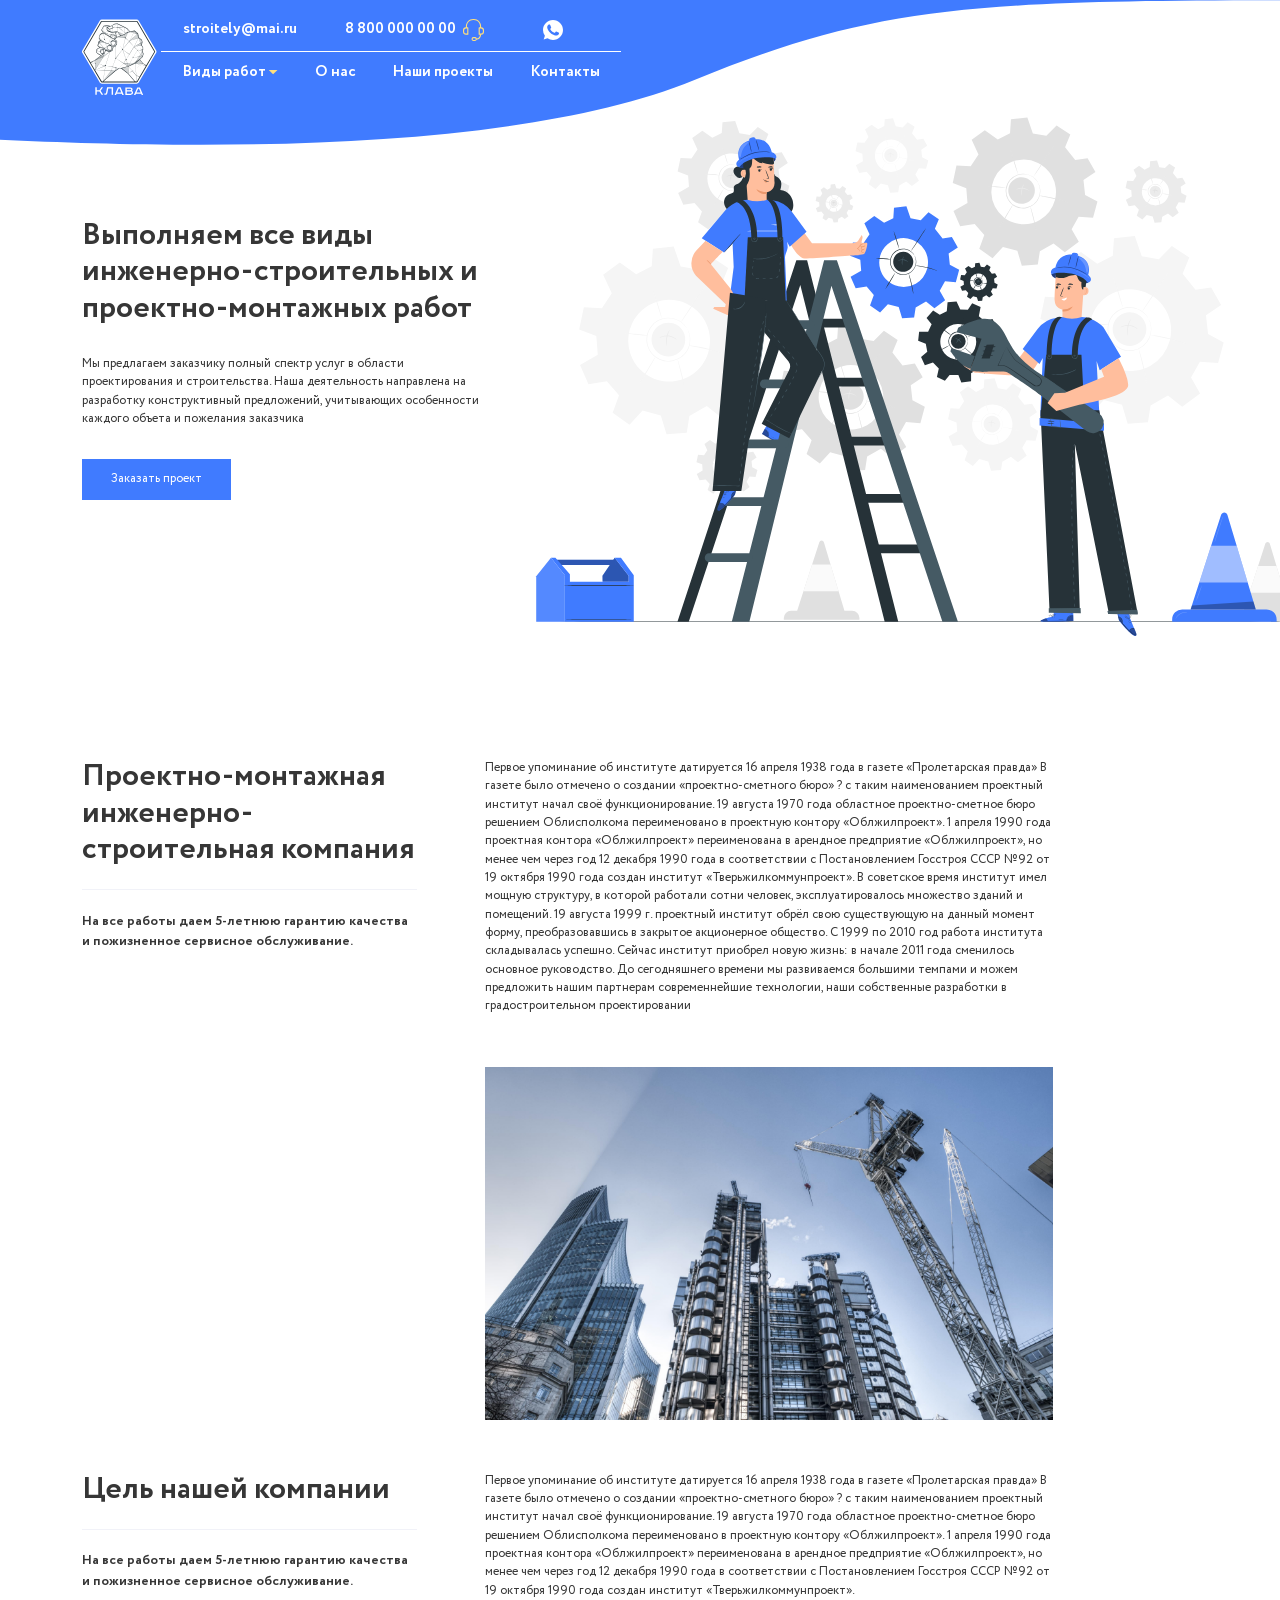
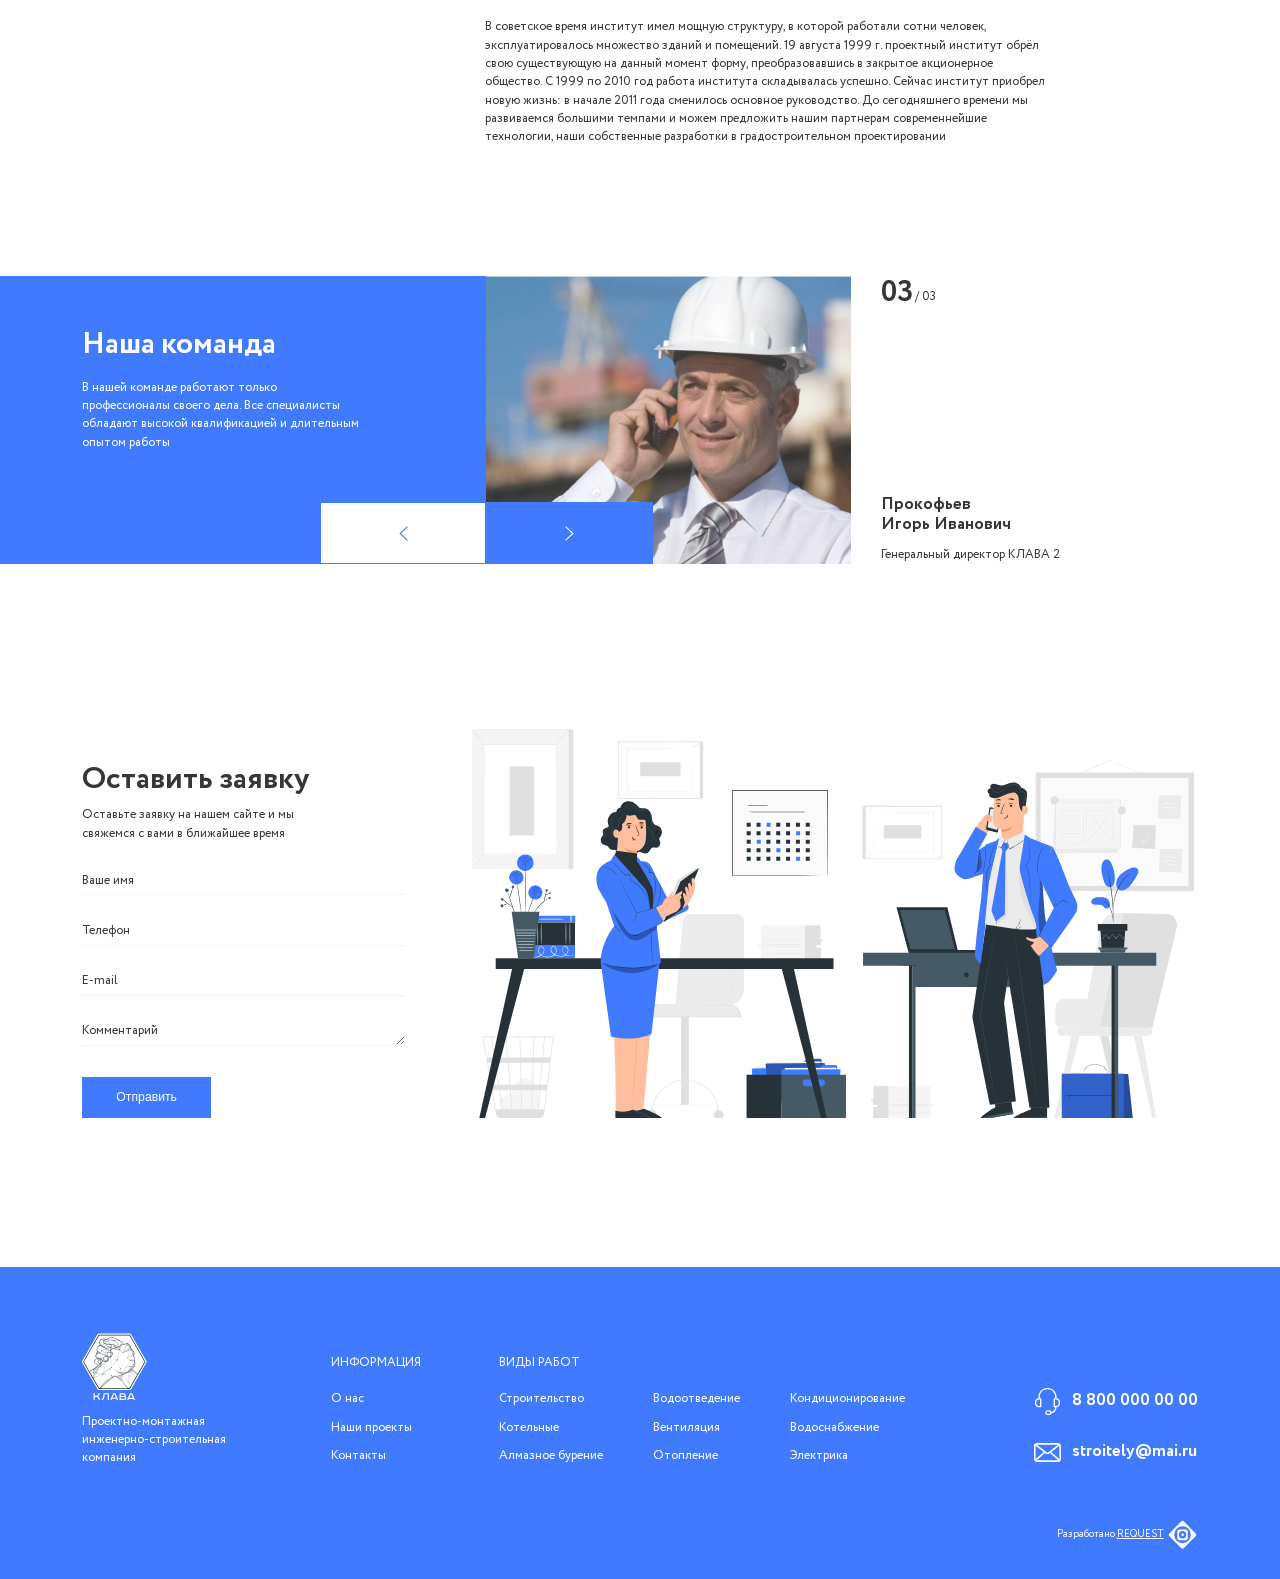
<file: src/about.html>
<!DOCTYPE html>
<html lang="ru">

<head>
	<meta charset="utf-8">
	<meta name="viewport" content="width=device-width, initial-scale=1.0, shrink-to-fit=no">
	<meta name="description" content="another website">
	<link rel="icon" href="img/favicon.ico">
	<link rel="stylesheet" href="css/swiper.min.css">
	<link href="css/style.css" rel="stylesheet">
	<script src="js/swiper.min.js"></script>
	<script src="https://api-maps.yandex.ru/2.1/?lang=ru_RU"></script>
	<title>title</title>

</head>

<body>
	<div class="body-page">
		<header class="header">
			<div class="container">
				<div class="header__inner">
					<div class="burger">
						<span></span>
						<span></span>
						<span></span>
						<div class="burger__x"></div>
					</div>
					<a href="" class="logo header__logo">
						<img src="img/logo.svg" alt="">
					</a>
					<div class="header__content">
						<div class="header__top">
							<div class="contact header__contact">
								<a href="" class="contact__item contact__item--mail">stroitely@mai.ru</a>
								<a href="" class="contact__item contact__item--tel">8 800 000 00 00</a>
								<a href="" class="contact__item contact__item--whatsapp">8 800 000 00 00 whatsapp</a>
							</div>
						</div>
						<nav class="nav header__nav">
							<ul class="nav__list">
								<li class="nav__item drop">
									<a href="">Виды работ</a><span class="nav__arrow"></span>
									<div class="nav-drop">
										<ul class="nav-drop__inner">
											<li class="nav-drop__col">
												<div class="nav-drop__item">
													<div class="nav-drop__icon">
														<img src="img/pipeline.svg" alt="">
													</div>
													<div class="nav-drop__content">
														<a href="">Водоотведение</a>
														<span class="nav__arrow"></span>
														<ul class="nav-drop__list">
															<li>
																<a href="">Водоотведение</a>
															</li>
															<li>
																<a href="">Водоотведение</a>
															</li>
															<li>
																<a href="">Водоотведение</a>
															</li>
															<li>
																<a href="">Водоотведение</a>
															</li>
														</ul>
													</div>
												</div>
												<div class="nav-drop__item">
													<div class="nav-drop__icon">
														<img src="img/boiler.svg" alt="">
													</div>
													<div class="nav-drop__content">
														<a href="">Котельные</a>
														<span class="nav__arrow"></span>
														<ul class="nav-drop__list">
															<li>
																<a href="">Водоотведение</a>
															</li>
															<li>
																<a href="">Водоотведение</a>
															</li>
														</ul>
													</div>
												</div>
												<div class="nav-drop__item">
													<div class="nav-drop__icon">
														<img src="img/gear.svg" alt="">
													</div>
													<div class="nav-drop__content">
														<a href="">Алмазное бурение</a>
														<span class="nav__arrow"></span>
														<ul class="nav-drop__list">
															<li>
																<a href="">Водоотведение</a>
															</li>
															<li>
																<a href="">Водоотведение</a>
															</li>
														</ul>
													</div>
												</div>
												<div class="nav-drop__item">
													<div class="nav-drop__icon">
														<img src="img/tap.svg" alt="">
													</div>
													<div class="nav-drop__content">
														<a href="">Водоснабжение</a>
														<span class="nav__arrow"></span>
														<ul class="nav-drop__list">
															<li>
																<a href="">Водоотведение</a>
															</li>
															<li>
																<a href="">Водоотведение</a>
															</li>
														</ul>
													</div>
												</div>
											</li>
											<li class="nav-drop__col">
												<div class="nav-drop__item">
													<div class="nav-drop__icon">
														<img src="img/heating.svg" alt="">
													</div>
													<div class="nav-drop__content">
														<a href="">Отопление</a>
														<span class="nav__arrow"></span>
														<ul class="nav-drop__list">
															<li>
																<a href="">Водоотведение</a>
															</li>
															<li>
																<a href="">Водоотведение</a>
															</li>
														</ul>
													</div>
												</div>
												<div class="nav-drop__item">
													<div class="nav-drop__icon">
														<img src="img/ventilation.svg" alt="">
													</div>
													<div class="nav-drop__content">
														<a href="">Вентиляция</a>
														<span class="nav__arrow"></span>
														<ul class="nav-drop__list">
															<li>
																<a href="">Водоотведение</a>
															</li>
															<li>
																<a href="">Водоотведение</a>
															</li>
															<li>
																<a href="">Водоотведение</a>
															</li>
														</ul>
													</div>
												</div>
												<div class="nav-drop__item">
													<div class="nav-drop__icon">
														<img src="img/air-conditioner.svg" alt="">
													</div>
													<div class="nav-drop__content">
														<a href="">Кондициониро-вание</a>
														<span class="nav__arrow"></span>
														<ul class="nav-drop__list">
															<li>
																<a href="">Водоотведение</a>
															</li>
															<li>
																<a href="">Водоотведение</a>
															</li>
														</ul>
													</div>
												</div>
											</li>
											<li class="nav-drop__col">
												<div class="nav-drop__item">
													<div class="nav-drop__icon">
														<img src="img/harbor-crane.svg" alt="">
													</div>
													<div class="nav-drop__content">
														<a href="">Строительство</a>
														<span class="nav__arrow"></span>
														<ul class="nav-drop__list">
															<li>
																<a href="">Водоотведение</a>
															</li>
															<li>
																<a href="">Водоотведение</a>
															</li>
															<li>
																<a href="">Водоотведение</a>
															</li>
															<li>
																<a href="">Водоотведение</a>
															</li>
															<li>
																<a href="">Водоотведение</a>
															</li>
															<li>
																<a href="">Водоотведение</a>
															</li>
														</ul>
													</div>
												</div>
												<div class="nav-drop__item">
													<div class="nav-drop__icon">
														<img src="img/electric.svg" alt="">
													</div>
													<div class="nav-drop__content">
														<a href="">Электрика</a>
														<span class="nav__arrow"></span>
														<ul class="nav-drop__list">
															<li>
																<a href="">Водоотведение</a>
															</li>
															<li>
																<a href="">Водоотведение</a>
															</li>
															<li>
																<a href="">Водоотведение</a>
															</li>
															<li>
																<a href="">Водоотведение</a>
															</li>
															<li>
																<a href="">Водоотведение</a>
															</li>
														</ul>
													</div>
												</div>
											</li>
										</ul>
									</div>
								</li>
								<li class="nav__item">
									<a href="">О нас</a>
								</li>
								<li class="nav__item">
									<a href="">Наши проекты</a>
								</li>
								<li class="nav__item">
									<a href="">Контакты</a>
								</li>
							</ul>
						</nav>
					</div>
					<div class="mob-tel">

					</div>
				</div>
			</div>
		</header>
		<main class="main">
			<section class="banner-about">
				<div class="container">
					<div class="banner-about__img wow fadeIn slower">
						<img src="img/about.svg" alt="">
					</div>
					<div class="banner-about__inner">
						<div class="banner-text banner-text--left wow fadeIn slower">
							<p class="h h-45-30 banner-text__title">Выполняем все виды инженерно-строительных 
								и проектно-монтажных работ</p>
							<p class="banner-text__subtitle">Мы предлагаем заказчику полный спектр услуг в области проектирования и строительства. Наша деятельность направлена на разработку конструктивный предложений, учитывающих особенности каждого объета и пожелания заказчика</p>
							<a href="request" class="btn banner-about__btn">Заказать проект</a>
						</div>
					</div>
				</div>
			</section>
			<section class="content wow fadeIn slower">
				<div class="container">
					<div class="content__inner">
						<div class="content__left">
							<h2>Проектно-монтажная инженерно-строительная компания</h2>
							<span class="content__subtitle">На все работы даем 5-летнюю гарантию качества и пожизненное сервисное обслуживание.</span>
						</div>
						<p>Первое упоминание об институте датируется 16 апреля 1938 года в газете «Пролетарская правда» В газете было отмечено о создании «проектно-сметного бюро» ? с таким наименованием проектный институт начал своё функционирование. 19 августа 1970 года областное проектно-сметное бюро решением Облисполкома переименовано в проектную контору «Облжилпроект». 1 апреля 1990 года проектная контора «Облжилпроект» переименована в арендное предприятие «Облжилпроект», но менее чем через год 12 декабря 1990 года в соответствии с Постановлением Госстроя СССР №92 от 19 октября 1990 года создан институт «Тверьжилкоммунпроект».
							В советское время институт имел мощную структуру, в которой работали сотни человек, эксплуатировалось множество зданий и помещений.
							19 августа 1999 г. проектный институт обрёл свою существующую на данный момент форму, преобразовавшись в закрытое акционерное общество. С 1999 по 2010 год работа института складывалась успешно.
							Сейчас институт приобрел новую жизнь: в начале 2011 года сменилось основное руководство. До сегодняшнего времени мы развиваемся большими темпами и можем предложить нашим партнерам современнейшие технологии, наши собственные разработки в градостроительном проектировании</p>
						<figure>
							<img src="img/content-img-2.jpg" alt="">
						</figure>
						<div class="content__left">
							<h2>Цель нашей компании</h2>
							<span class="content__subtitle">На все работы даем 5-летнюю гарантию качества и пожизненное сервисное обслуживание.</span>
						</div>
						<p>Первое упоминание об институте датируется 16 апреля 1938 года в газете «Пролетарская правда» В газете было отмечено о создании «проектно-сметного бюро» ? с таким наименованием проектный институт начал своё функционирование. 19 августа 1970 года областное проектно-сметное бюро решением Облисполкома переименовано в проектную контору «Облжилпроект». 1 апреля 1990 года проектная контора «Облжилпроект» переименована в арендное предприятие «Облжилпроект», но менее чем через год 12 декабря 1990 года в соответствии с Постановлением Госстроя СССР №92 от 19 октября 1990 года создан институт «Тверьжилкоммунпроект».
						</p>
						<p>В советское время институт имел мощную структуру, в которой работали сотни человек, эксплуатировалось множество зданий и помещений.
							19 августа 1999 г. проектный институт обрёл свою существующую на данный момент форму, преобразовавшись в закрытое акционерное общество. С 1999 по 2010 год работа института складывалась успешно.
							Сейчас институт приобрел новую жизнь: в начале 2011 года сменилось основное руководство. До сегодняшнего времени мы развиваемся большими темпами и можем предложить нашим партнерам современнейшие технологии, наши собственные разработки в градостроительном проектировании</p>
					</div>
				</div>
			</section>
			<section class="team">
				<div class="container">
					<div class="team__blue"></div>
					<div class="team__inner">
						<div class="team__head wow fadeIn slower">
							<p class="h h-45-30 team__main-title">Наша команда</p>
							<p class="team__text">В нашей команде работают только профессионалы своего дела. Все специалисты обладают высокой квалификацией и длительным опытом работы</p>
						</div>
						<div class="team__slider wow fadeIn slower">
							<div class="swiper-container team__container">
								<div class="swiper-wrapper team__wrapper">
									<div class="swiper-slide team__slide">
										<div class="team__img">
											<img src="img/team-slider.jpg" alt="">
										</div>
										<div class="team__content">
											<p class="h h-25-20 team__name">Прокофьев <br> 
												Игорь Иванович</p>
											<p>Генеральный директор КЛАВА</p>
										</div>
									</div>
									<div class="swiper-slide team__slide">
										<div class="team__img">
											<img src="img/team-slider.jpg" alt="">
										</div>
										<div class="team__content">
											<p class="h h-25-20 team__name">Прокофьев <br> 
												Игорь Иванович</p>
											<p>Генеральный директор КЛАВА 1</p>
										</div>
									</div>
									<div class="swiper-slide team__slide">
										<div class="team__img">
											<img src="img/team-slider.jpg" alt="">
										</div>
										<div class="team__content">
											<p class="h h-25-20 team__name">Прокофьев <br> 
												Игорь Иванович</p>
											<p>Генеральный директор КЛАВА 2</p>
										</div>
									</div>
								</div>
								<div class="slider-frac team__frac">
									<div class="h h-45-30 slider-frac__current"></div>
									<span class="slider-frac__total"></span>
								</div>
							</div>
							<div class="slider-nav team__nav">
								<span class="slider-nav__btn slider-nav__btn--prev"></span>
								<span class="slider-nav__btn slider-nav__btn--next"></span>
							</div>
						</div>
					</div>
				</div>
			</section>
			<section class="request wow fadeIn slower" id="request">
				<div class="container request__container">
					<div class="request__content">
						<p class="h h-45-30 request__main-title wow fadeIn slower">Оставить заявку</p>
						<p class="request__text wow fadeIn slower">Оставьте заявку на нашем сайте и мы свяжемся с вами в ближайшее время</p>
						<form action="" class="form request__form">
							<div class="form__item wow fadeIn slower">
								<input type="text">
								<span class="form__placeholder">Ваше имя</span>
							</div>
							<div class="form__item wow fadeIn slower">
								<input type="text">
								<span class="form__placeholder">Телефон</span>
							</div>
							<div class="form__item wow fadeIn slower">
								<input type="text">
								<span class="form__placeholder">E-mail</span>
							</div>
							<div class="form__item wow fadeIn slower">
								<textarea name="" ></textarea>
								<span class="form__placeholder">Комментарий</span>
							</div>
							<div class="form__button wow fadeIn slower">
								<button class="btn">Oтправить</button>
							</div>
							<div class="form__msg">
								<div class="form__msg-inner">
									<p class="h h-45-30">Заявка отправлена!</p>
									<a href="" class="form__close">Закрыть</a>
								</div>
							</div>
						</form>
					</div>
				</div>
			</section>
		</main>
		<footer class="footer">
			<div class="container">
				<div class="footer__inner">
					<a class="logo footer__logo">
						<img src="img/logo.svg" alt="">
						<p class="text">Проектно-монтажная инженерно-строительная компания</p>
					</a>
					<div class="footer__content">
						<div class="footer__item">
							<p class="footer__title">Информация</p>
							<ul class="footer__list">
								<li class="footer__li">
									<a href="">О нас</a>
								</li>
								<li class="footer__li">
									<a href="">Наши проекты</a>
								</li>
								<li class="footer__li">
									<a href="">Контакты</a>
								</li>
							</ul>
						</div>
						<div class="footer__item">
							<p class="footer__title">Виды работ</p>
							<ul class="footer__list footer__list--big">
								<li class="footer__li">
									<a href="">Строительство</a>
								</li>
								<li class="footer__li">
									<a href="">Котельные</a>
								</li>
								<li class="footer__li">
									<a href="">Алмазное бурение</a>
								</li>
								<li class="footer__li">
									<a href="">Водоотведение</a>
								</li>
								<li class="footer__li">
									<a href="">Вентиляция</a>
								</li>
								<li class="footer__li">
									<a href="">Отопление</a>
								</li>
								<li class="footer__li">
									<a href="">Кондиционирование</a>
								</li>
								<li class="footer__li">
									<a href="">Водоснабжение</a>
								</li>
								<li class="footer__li">
									<a href="">Электрика</a>
								</li>
							</ul>
						</div>
					</div>
					<div class="footer-contact">
							<a href="" class="footer-contact__item footer-contact__item--tel">8 800 000 00 00</a>
							<a href="" class="footer-contact__item footer-contact__item--mail">stroitely@mai.ru</a>
					</div>
				</div>
				<div class="footer__bottom">
					<p class="made">
						<span>Разработано <a href=""> REQUEST</a></span> 
					</p>
				</div>
			</div>
		</footer>
	</div>
	<link rel="stylesheet" href="css/animate.min.css">
	<script src="js/jquery-3.3.1.min.js"></script>
	<script src="js/wow.min.js"></script>
	<script src="js/main.js"></script>
	<script>
		new WOW().init();
	</script>
</body>

</html>
</file>
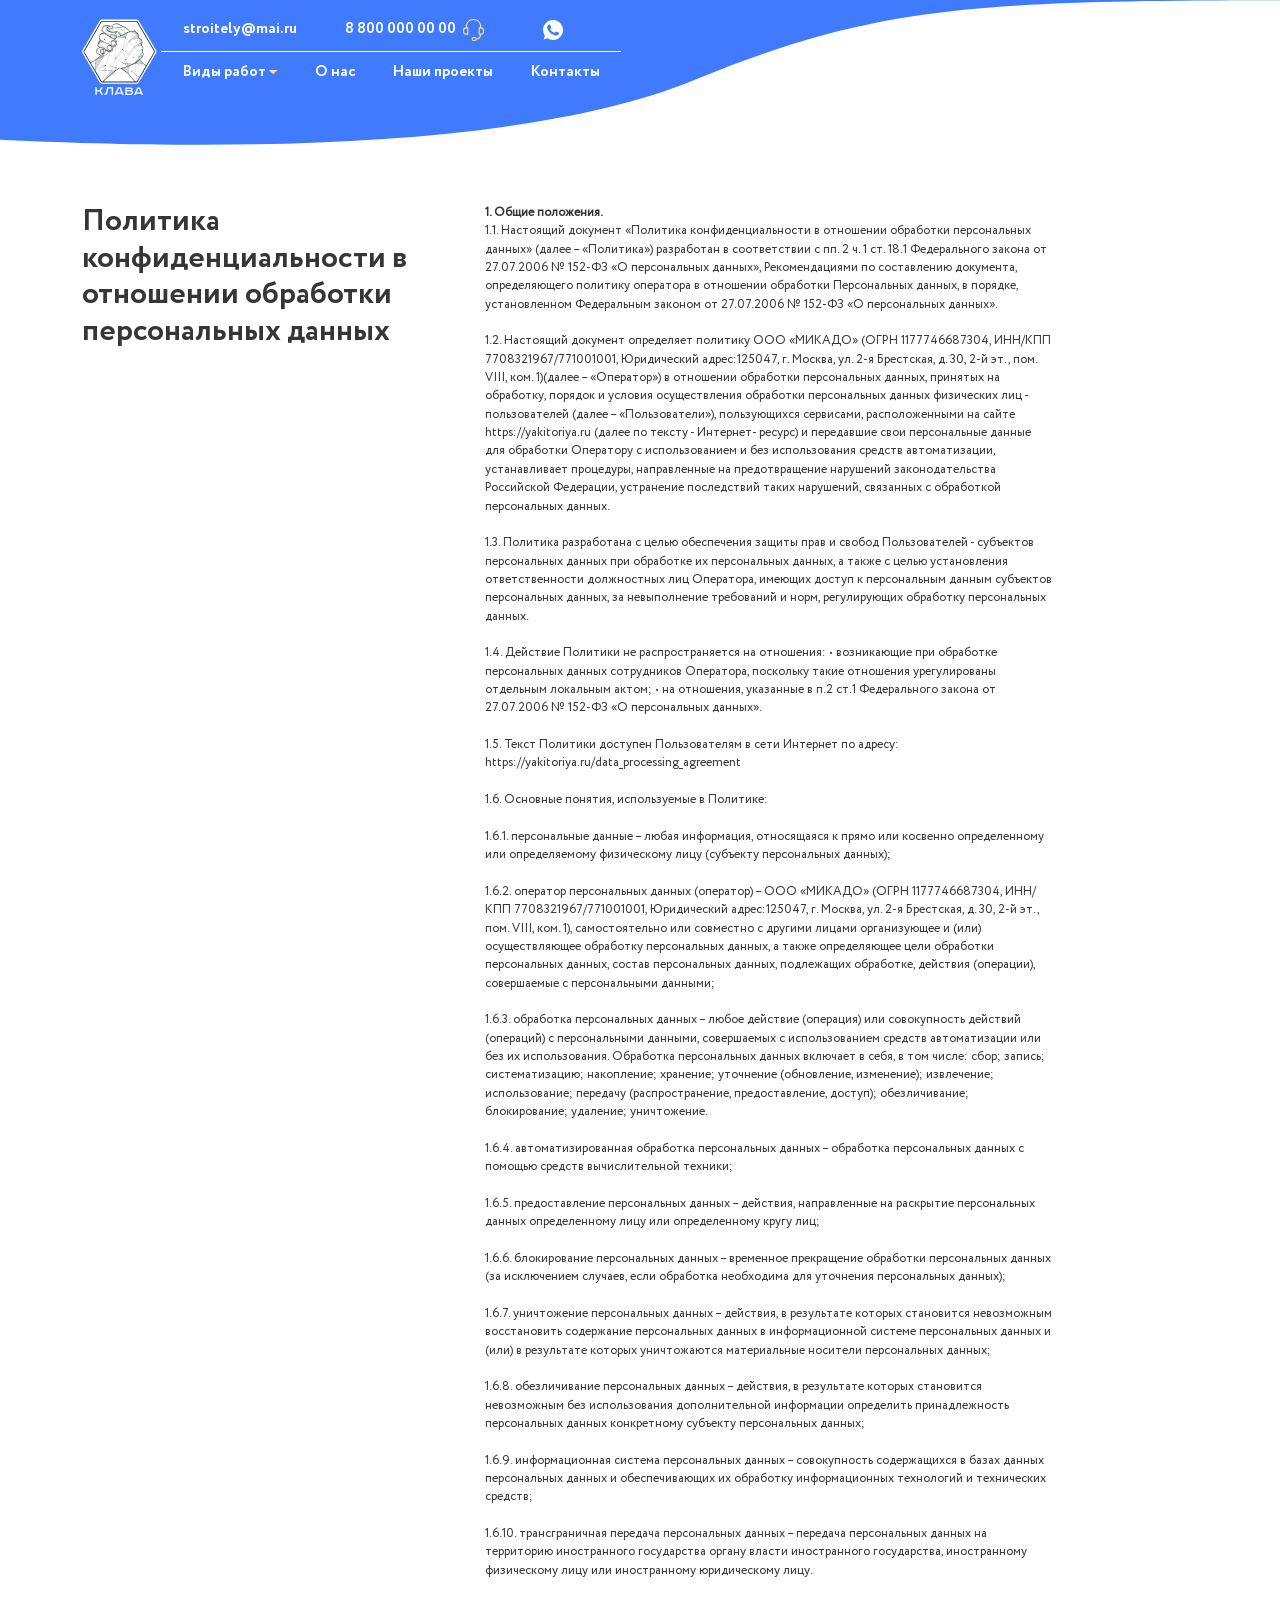
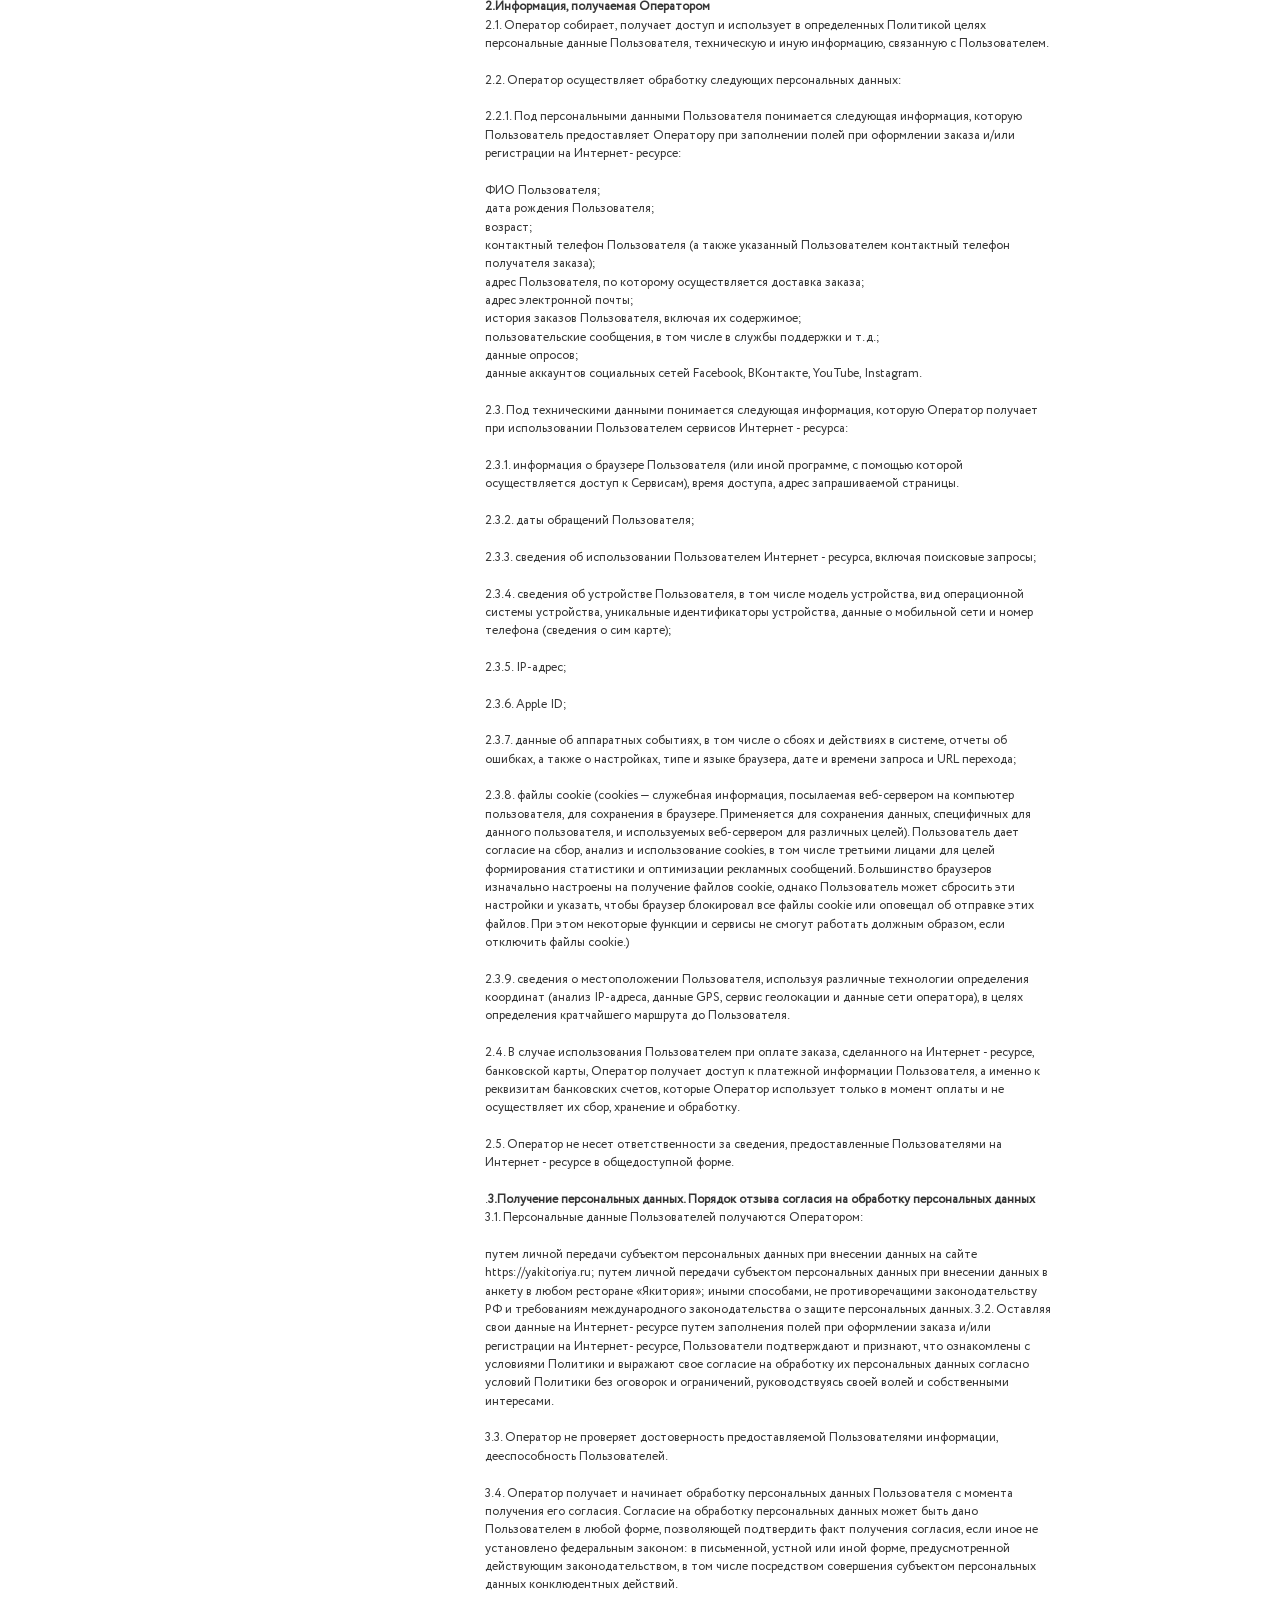
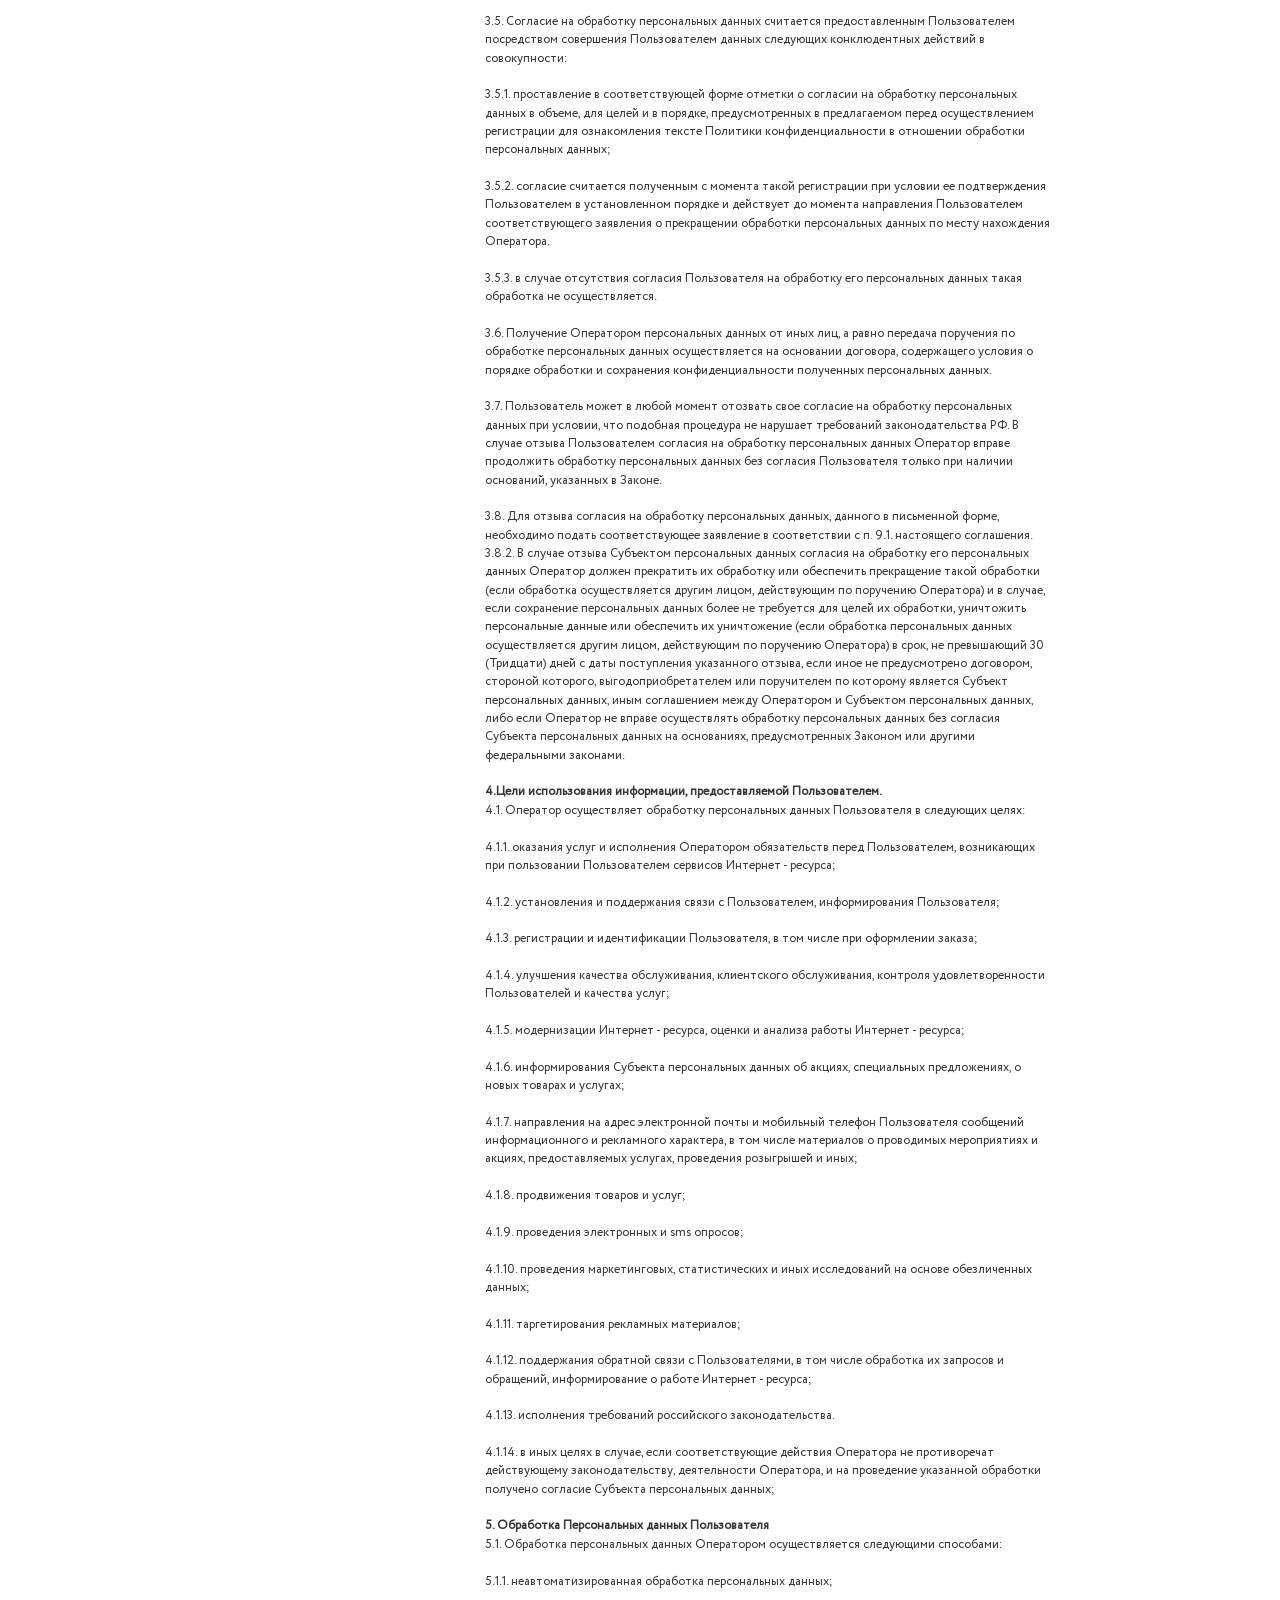
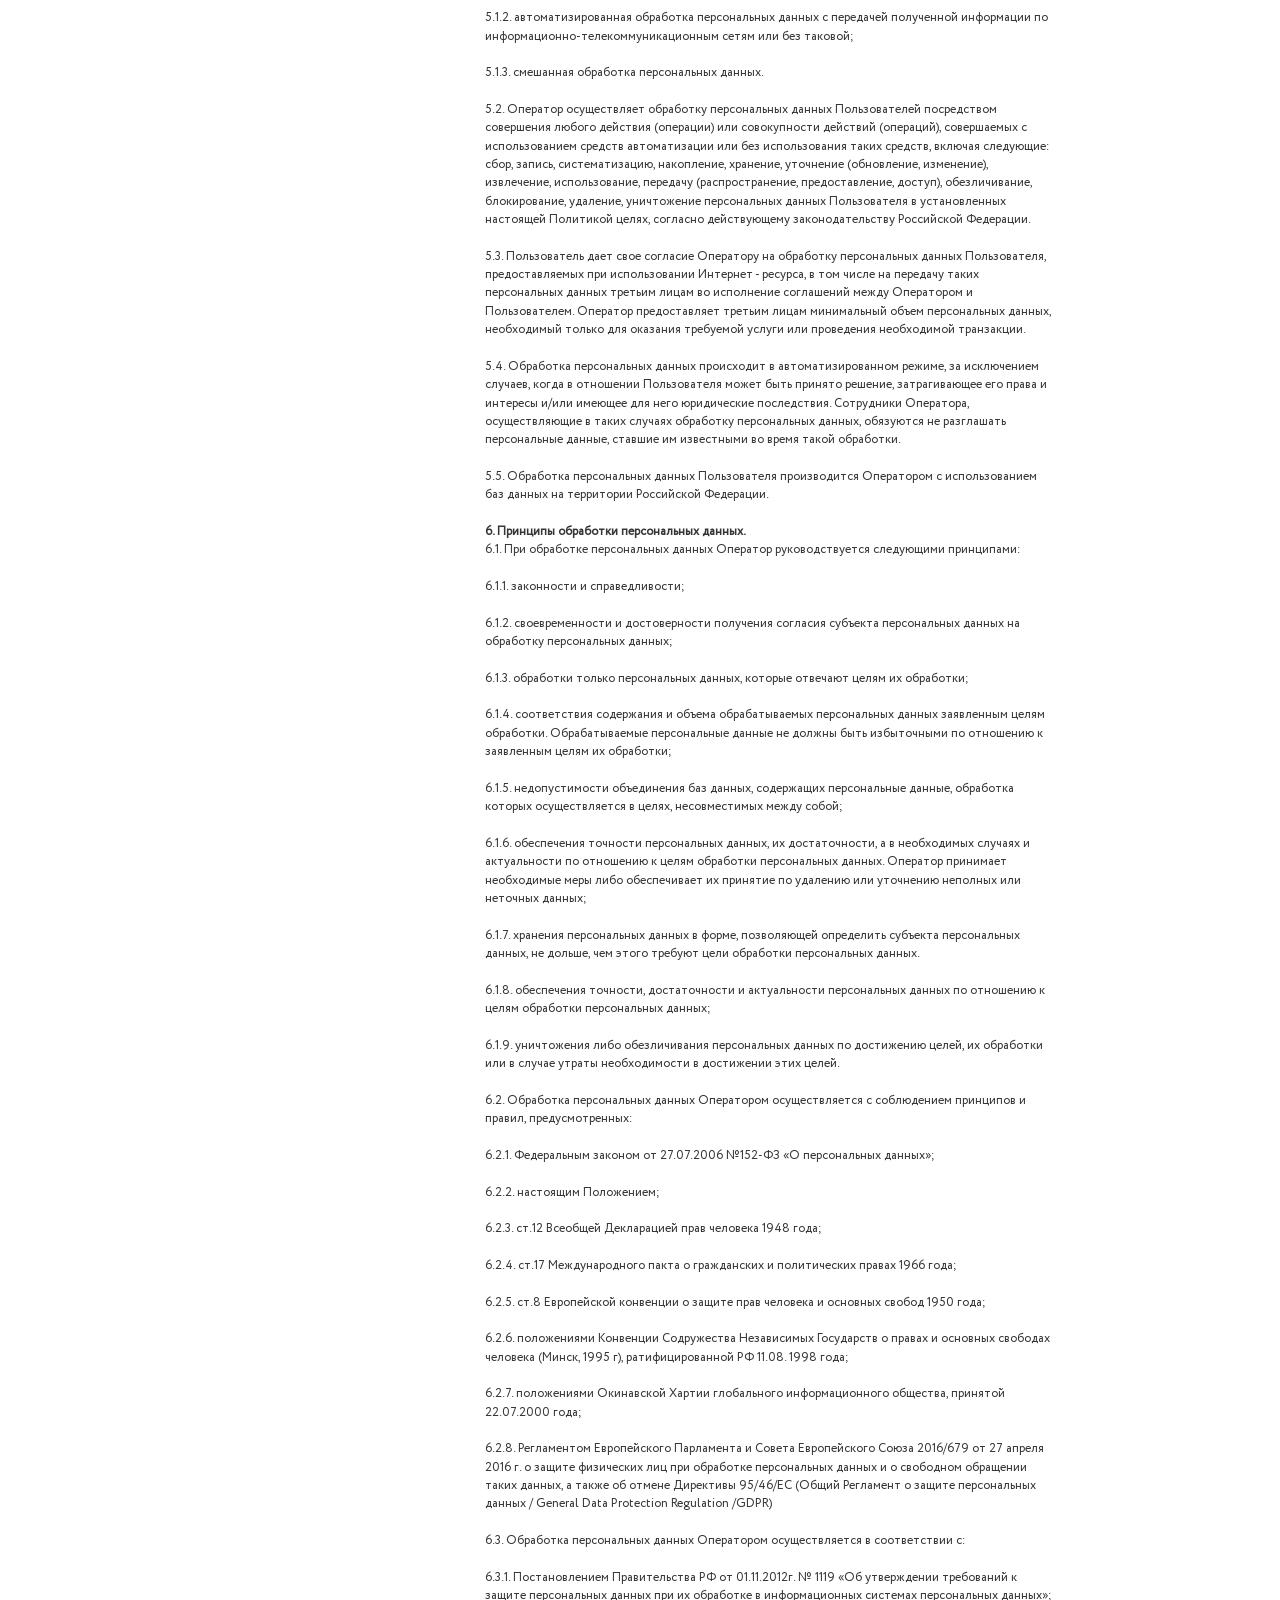
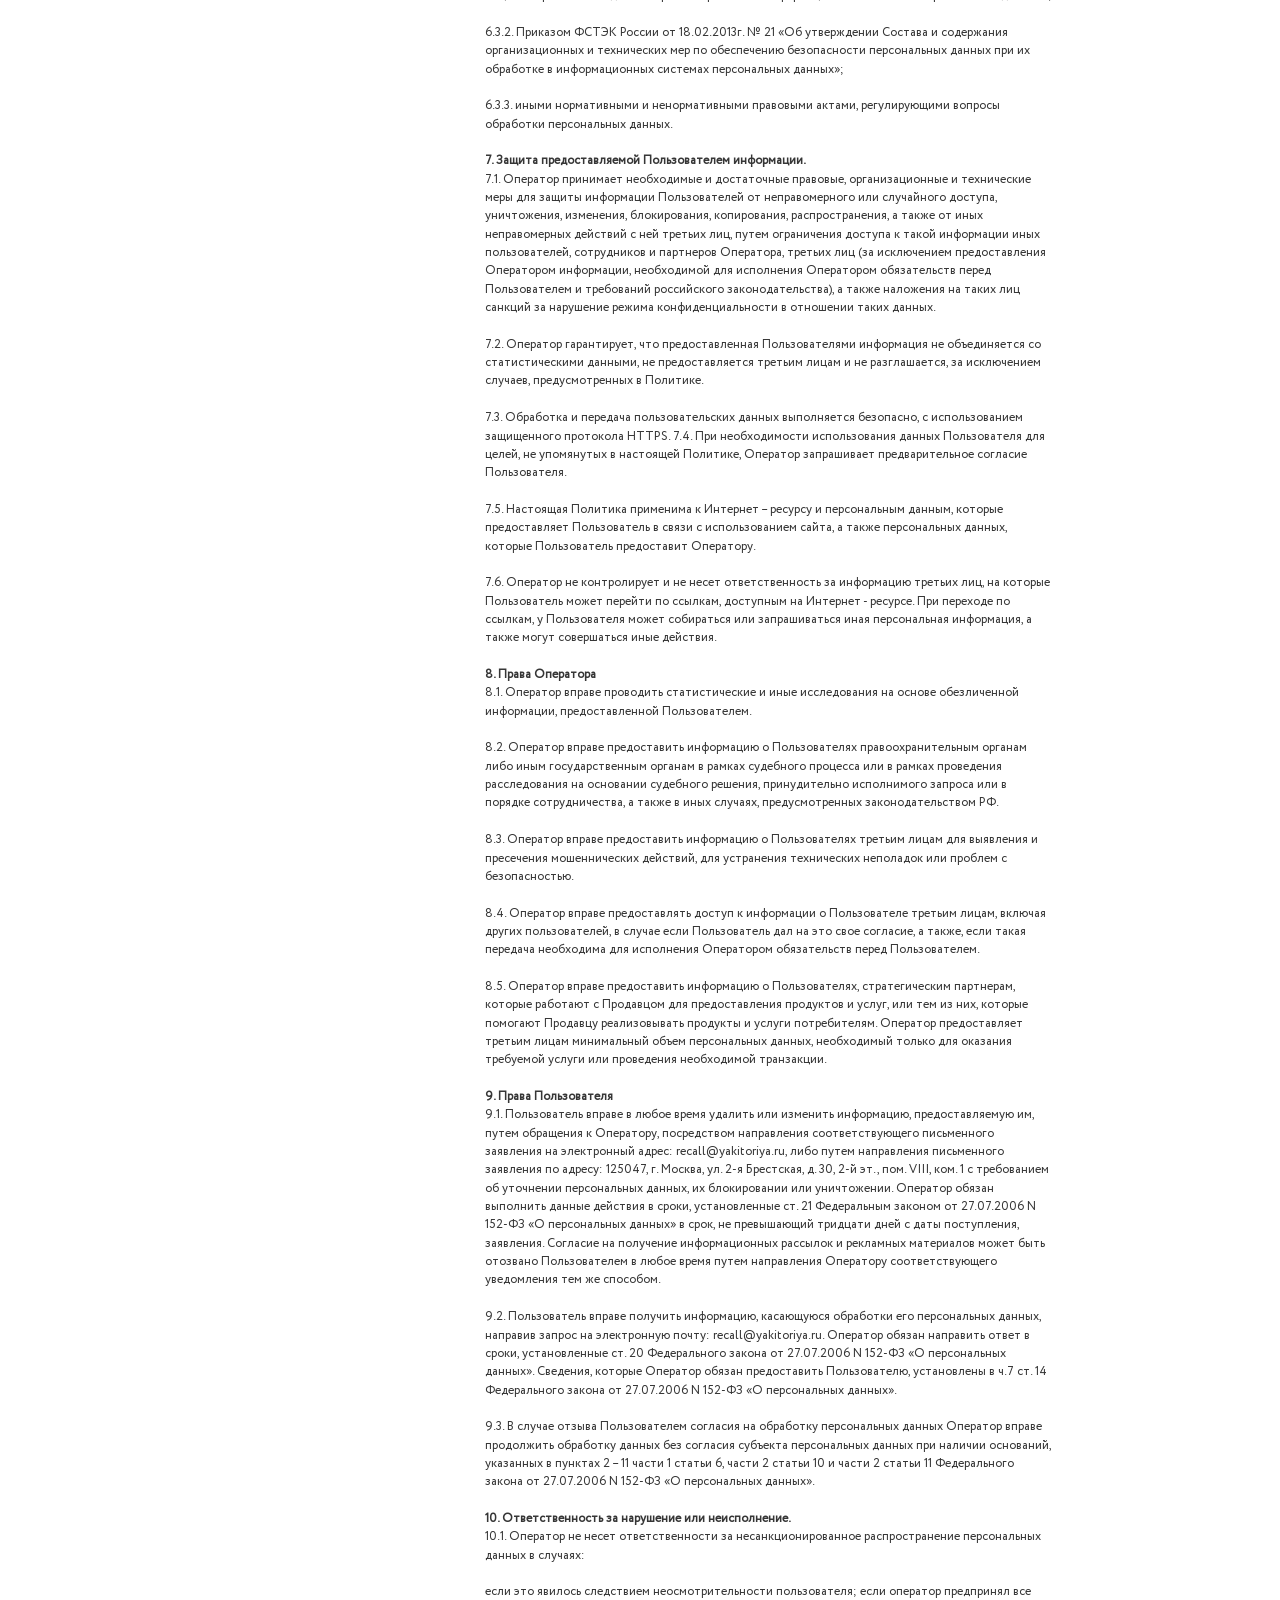
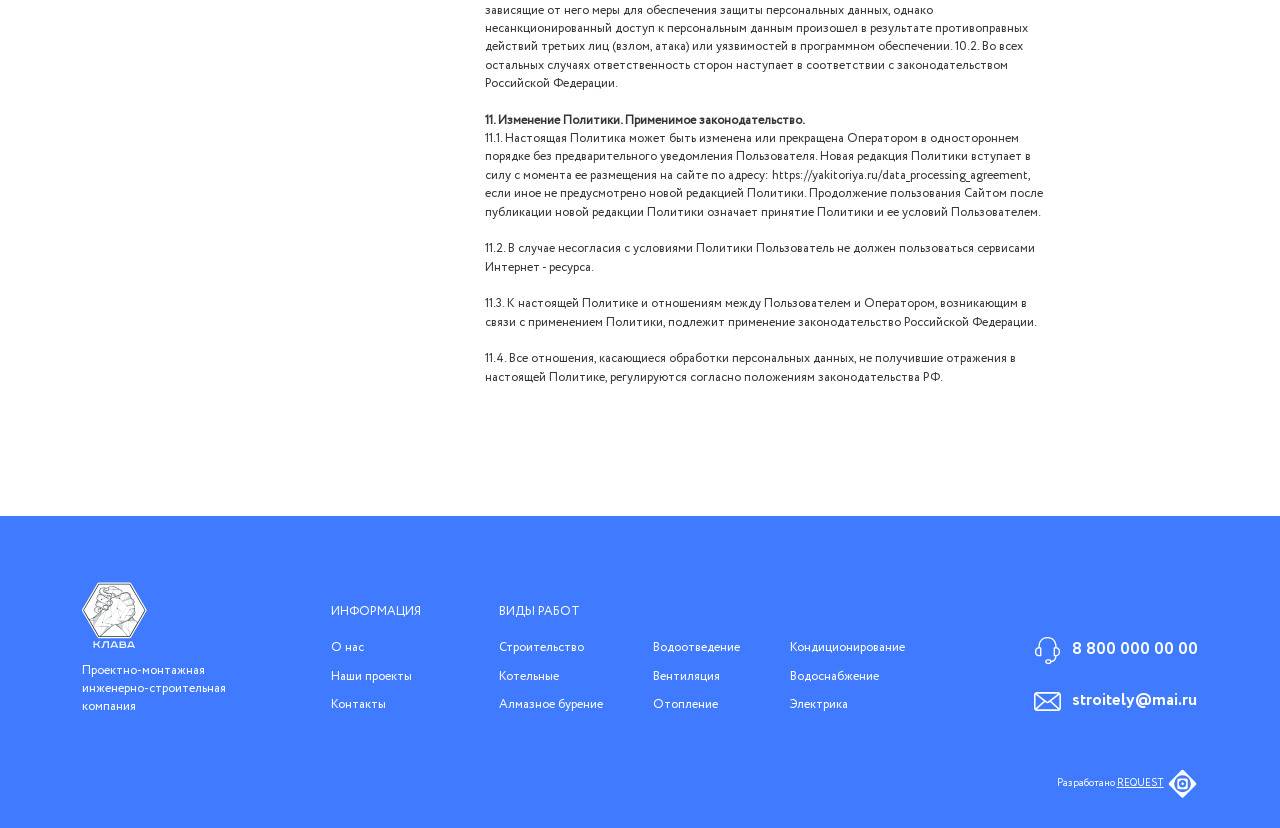
<file: src/conf.html>
<!DOCTYPE html>
<html lang="ru">

<head>
	<meta charset="utf-8">
	<meta name="viewport" content="width=device-width, initial-scale=1, shrink-to-fit=no">
	<meta name="description" content="another website">
	<link rel="icon" href="img/favicon.ico">
	<link rel="stylesheet" href="css/swiper.min.css">
	<link href="css/style.css" rel="stylesheet">
	<script src="js/swiper.min.js"></script>
	<title>title</title>

</head>

<body>
	<div class="body-page">
		<header class="header">
			<div class="container">
				<div class="header__inner">
					<div class="burger">
						<span></span>
						<span></span>
						<span></span>
						<div class="burger__x"></div>
					</div>
					<a href="" class="logo header__logo">
						<img src="img/logo.svg" alt="">
					</a>
					<div class="header__content">
						<div class="header__top">
							<div class="contact header__contact">
								<a href="" class="contact__item contact__item--mail">stroitely@mai.ru</a>
								<a href="" class="contact__item contact__item--tel">8 800 000 00 00</a>
								<a href="" class="contact__item contact__item--whatsapp">8 800 000 00 00 whatsapp</a>
							</div>
						</div>
						<nav class="nav header__nav">
							<ul class="nav__list">
								<li class="nav__item drop">
									<a href="">Виды работ</a><span class="nav__arrow"></span>
									<div class="nav-drop">
										<ul class="nav-drop__inner">
											<li class="nav-drop__col">
												<div class="nav-drop__item">
													<div class="nav-drop__icon">
														<img src="img/pipeline.svg" alt="">
													</div>
													<div class="nav-drop__content">
														<a href="">Водоотведение</a>
														<span class="nav__arrow"></span>
														<ul class="nav-drop__list">
															<li>
																<a href="">Водоотведение</a>
															</li>
															<li>
																<a href="">Водоотведение</a>
															</li>
															<li>
																<a href="">Водоотведение</a>
															</li>
															<li>
																<a href="">Водоотведение</a>
															</li>
														</ul>
													</div>
												</div>
												<div class="nav-drop__item">
													<div class="nav-drop__icon">
														<img src="img/boiler.svg" alt="">
													</div>
													<div class="nav-drop__content">
														<a href="">Котельные</a>
														<span class="nav__arrow"></span>
														<ul class="nav-drop__list">
															<li>
																<a href="">Водоотведение</a>
															</li>
															<li>
																<a href="">Водоотведение</a>
															</li>
														</ul>
													</div>
												</div>
												<div class="nav-drop__item">
													<div class="nav-drop__icon">
														<img src="img/gear.svg" alt="">
													</div>
													<div class="nav-drop__content">
														<a href="">Алмазное бурение</a>
														<span class="nav__arrow"></span>
														<ul class="nav-drop__list">
															<li>
																<a href="">Водоотведение</a>
															</li>
															<li>
																<a href="">Водоотведение</a>
															</li>
														</ul>
													</div>
												</div>
												<div class="nav-drop__item">
													<div class="nav-drop__icon">
														<img src="img/tap.svg" alt="">
													</div>
													<div class="nav-drop__content">
														<a href="">Водоснабжение</a>
														<span class="nav__arrow"></span>
														<ul class="nav-drop__list">
															<li>
																<a href="">Водоотведение</a>
															</li>
															<li>
																<a href="">Водоотведение</a>
															</li>
														</ul>
													</div>
												</div>
											</li>
											<li class="nav-drop__col">
												<div class="nav-drop__item">
													<div class="nav-drop__icon">
														<img src="img/heating.svg" alt="">
													</div>
													<div class="nav-drop__content">
														<a href="">Отопление</a>
														<span class="nav__arrow"></span>
														<ul class="nav-drop__list">
															<li>
																<a href="">Водоотведение</a>
															</li>
															<li>
																<a href="">Водоотведение</a>
															</li>
														</ul>
													</div>
												</div>
												<div class="nav-drop__item">
													<div class="nav-drop__icon">
														<img src="img/ventilation.svg" alt="">
													</div>
													<div class="nav-drop__content">
														<a href="">Вентиляция</a>
														<span class="nav__arrow"></span>
														<ul class="nav-drop__list">
															<li>
																<a href="">Водоотведение</a>
															</li>
															<li>
																<a href="">Водоотведение</a>
															</li>
															<li>
																<a href="">Водоотведение</a>
															</li>
														</ul>
													</div>
												</div>
												<div class="nav-drop__item">
													<div class="nav-drop__icon">
														<img src="img/air-conditioner.svg" alt="">
													</div>
													<div class="nav-drop__content">
														<a href="">Кондициониро-вание</a>
														<span class="nav__arrow"></span>
														<ul class="nav-drop__list">
															<li>
																<a href="">Водоотведение</a>
															</li>
															<li>
																<a href="">Водоотведение</a>
															</li>
														</ul>
													</div>
												</div>
											</li>
											<li class="nav-drop__col">
												<div class="nav-drop__item">
													<div class="nav-drop__icon">
														<img src="img/harbor-crane.svg" alt="">
													</div>
													<div class="nav-drop__content">
														<a href="">Строительство</a>
														<span class="nav__arrow"></span>
														<ul class="nav-drop__list">
															<li>
																<a href="">Водоотведение</a>
															</li>
															<li>
																<a href="">Водоотведение</a>
															</li>
															<li>
																<a href="">Водоотведение</a>
															</li>
															<li>
																<a href="">Водоотведение</a>
															</li>
															<li>
																<a href="">Водоотведение</a>
															</li>
															<li>
																<a href="">Водоотведение</a>
															</li>
														</ul>
													</div>
												</div>
												<div class="nav-drop__item">
													<div class="nav-drop__icon">
														<img src="img/electric.svg" alt="">
													</div>
													<div class="nav-drop__content">
														<a href="">Электрика</a>
														<span class="nav__arrow"></span>
														<ul class="nav-drop__list">
															<li>
																<a href="">Водоотведение</a>
															</li>
															<li>
																<a href="">Водоотведение</a>
															</li>
															<li>
																<a href="">Водоотведение</a>
															</li>
															<li>
																<a href="">Водоотведение</a>
															</li>
															<li>
																<a href="">Водоотведение</a>
															</li>
														</ul>
													</div>
												</div>
											</li>
										</ul>
									</div>
								</li>
								<li class="nav__item">
									<a href="">О нас</a>
								</li>
								<li class="nav__item">
									<a href="">Наши проекты</a>
								</li>
								<li class="nav__item">
									<a href="">Контакты</a>
								</li>
							</ul>
						</nav>
					</div>
					<div class="mob-tel">

					</div>
				</div>
			</div>
		</header>
		<main class="main">
			<section class="content content--conf">
				<div class="container">
					<div class="content__inner">
						<h2>Политика конфиденциальности в отношении обработки персональных данных</h2>
						<p><b>1. Общие положения.</b> <br>
							1.1. Настоящий документ «Политика конфиденциальности в отношении обработки персональных
							данных» (далее – «Политика») разработан в соответствии с пп. 2 ч. 1 ст. 18.1 Федерального
							закона от 27.07.2006 № 152-ФЗ «О персональных данных», Рекомендациями по составлению
							документа, определяющего политику оператора в отношении обработки Персональных данных, в
							порядке, установленном Федеральным законом от 27.07.2006 № 152-ФЗ «О персональных данных».
						</p>
						<p>1.2. Настоящий документ определяет политику ООО «МИКАДО» (ОГРН 1177746687304, ИНН/КПП
							7708321967/771001001, Юридический адрес:125047, г. Москва, ул. 2-я Брестская, д. 30, 2-й
							эт., пом. VIII, ком. 1)(далее – «Оператор») в отношении обработки персональных данных,
							принятых на обработку, порядок и условия осуществления обработки персональных данных
							физических лиц - пользователей (далее – «Пользователи»), пользующихся сервисами,
							расположенными на сайте https://yakitoriya.ru (далее по тексту - Интернет- ресурс) и
							передавшие свои персональные данные для обработки Оператору с использованием и без
							использования средств автоматизации, устанавливает процедуры, направленные на предотвращение
							нарушений законодательства Российской Федерации, устранение последствий таких нарушений,
							связанных с обработкой персональных данных.
						</p>
						<p>1.3. Политика разработана с целью обеспечения защиты прав и свобод Пользователей - субъектов
							персональных данных при обработке их персональных данных, а также с целью установления
							ответственности должностных лиц Оператора, имеющих доступ к персональным данным субъектов
							персональных данных, за невыполнение требований и норм, регулирующих обработку персональных
							данных.
						</p>
						<p>1.4. Действие Политики не распространяется на отношения:
							• возникающие при обработке персональных данных сотрудников Оператора, поскольку такие
							отношения урегулированы отдельным локальным актом;
							• на отношения, указанные в п.2 ст.1 Федерального закона от 27.07.2006 № 152-ФЗ «О
							персональных данных».
						</p>
						<p>1.5. Текст Политики доступен Пользователям в сети Интернет по адресу:
							https://yakitoriya.ru/data_processing_agreement
						</p>
						<p>1.6. Основные понятия, используемые в Политике:
						</p>
						<p>1.6.1. персональные данные – любая информация, относящаяся к прямо или косвенно определенному
							или определяемому физическому лицу (субъекту персональных данных);
						</p>
						<p>1.6.2. оператор персональных данных (оператор) – ООО «МИКАДО» (ОГРН 1177746687304, ИНН/КПП
							7708321967/771001001, Юридический адрес:125047, г. Москва, ул. 2-я Брестская, д. 30, 2-й
							эт., пом. VIII, ком. 1), самостоятельно или совместно с другими лицами организующее и (или)
							осуществляющее обработку персональных данных, а также определяющее цели обработки
							персональных данных, состав персональных данных, подлежащих обработке, действия (операции),
							совершаемые с персональными данными;
						</p>
						<p>1.6.3. обработка персональных данных – любое действие (операция) или совокупность действий
							(операций) с персональными данными, совершаемых с использованием средств автоматизации или
							без их использования. Обработка персональных данных включает в себя, в том числе: сбор;
							запись; систематизацию; накопление; хранение; уточнение (обновление, изменение); извлечение;
							использование; передачу (распространение, предоставление, доступ); обезличивание;
							блокирование; удаление; уничтожение.
						</p>
						<p>1.6.4. автоматизированная обработка персональных данных – обработка персональных данных с
							помощью средств вычислительной техники;
						</p>
						<p>1.6.5. предоставление персональных данных – действия, направленные на раскрытие персональных
							данных определенному лицу или определенному кругу лиц;
						</p>
						<p>1.6.6. блокирование персональных данных – временное прекращение обработки персональных данных
							(за исключением случаев, если обработка необходима для уточнения персональных данных);
						</p>
						<p>1.6.7. уничтожение персональных данных – действия, в результате которых становится
							невозможным восстановить содержание персональных данных в информационной системе
							персональных данных и (или) в результате которых уничтожаются материальные носители
							персональных данных;
						</p>
						<p>1.6.8. обезличивание персональных данных – действия, в результате которых становится
							невозможным без использования дополнительной информации определить принадлежность
							персональных данных конкретному субъекту персональных данных;
						</p>
						<p>1.6.9. информационная система персональных данных – совокупность содержащихся в базах данных
							персональных данных и обеспечивающих их обработку информационных технологий и технических
							средств;
						</p>
						<p>1.6.10. трансграничная передача персональных данных – передача персональных данных на
							территорию иностранного государства органу власти иностранного государства, иностранному
							физическому лицу или иностранному юридическому лицу.
						</p>
						<p><b>2.Информация, получаемая Оператором</b> <br>
							2.1. Оператор собирает, получает доступ и использует в определенных Политикой целях
							персональные данные Пользователя, техническую и иную информацию, связанную с Пользователем.
						</p>
						<p>2.2. Оператор осуществляет обработку следующих персональных данных:
						</p>
						<p>2.2.1. Под персональными данными Пользователя понимается следующая информация, которую
							Пользователь предоставляет Оператору при заполнении полей при оформлении заказа и/или
							регистрации на Интернет- ресурсе:
						</p>
						<p>ФИО Пользователя;<br>
							дата рождения Пользователя;<br>
							возраст;<br>
							контактный телефон Пользователя (а также указанный Пользователем контактный телефон
							получателя заказа);<br>
							адрес Пользователя, по которому осуществляется доставка заказа;<br>
							адрес электронной почты;<br>
							история заказов Пользователя, включая их содержимое;<br>
							пользовательские сообщения, в том числе в службы поддержки и т.д.;<br>
							данные опросов;<br>
							данные аккаунтов социальных сетей Facebook, ВКонтакте, YouTube, Instagram.<br>
						</p>
						<p>2.3. Под техническими данными понимается следующая информация, которую Оператор получает при
							использовании Пользователем сервисов Интернет - ресурса:</p>
						<p>2.3.1. информация о браузере Пользователя (или иной программе, с помощью которой
							осуществляется доступ к Сервисам), время доступа, адрес запрашиваемой страницы.
						</p>
						<p>2.3.2. даты обращений Пользователя;
						</p>
						<p>2.3.3. сведения об использовании Пользователем Интернет - ресурса, включая поисковые запросы;
						</p>
						<p>2.3.4. сведения об устройстве Пользователя, в том числе модель устройства, вид операционной
							системы устройства, уникальные идентификаторы устройства, данные о мобильной сети и номер
							телефона (сведения о сим карте);
						</p>
						<p>
							2.3.5. IP-адрес;
						</p>
						<p>
							2.3.6. Apple ID;
						</p>
						<p>
							2.3.7. данные об аппаратных событиях, в том числе о сбоях и действиях в системе, отчеты об
							ошибках, а также о настройках, типе и языке браузера, дате и времени запроса и URL перехода;
						</p>
						<p>
							2.3.8. файлы cookie (cookies — служебная информация, посылаемая веб-сервером на компьютер
							пользователя, для сохранения в браузере. Применяется для сохранения данных, специфичных для
							данного пользователя, и используемых веб-сервером для различных целей). Пользователь дает
							согласие на сбор, анализ и использование cookies, в том числе третьими лицами для целей
							формирования статистики и оптимизации рекламных сообщений. Большинство браузеров изначально
							настроены на получение файлов cookie, однако Пользователь может сбросить эти настройки и
							указать, чтобы браузер блокировал все файлы cookie или оповещал об отправке этих файлов. При
							этом некоторые функции и сервисы не смогут работать должным образом, если отключить файлы
							cookie.)
						</p>
						<p>
							2.3.9. сведения о местоположении Пользователя, используя различные технологии определения
							координат (анализ IP-адреса, данные GPS, сервис геолокации и данные сети оператора), в целях
							определения кратчайшего маршрута до Пользователя.
						</p>
						<p>
							2.4. В случае использования Пользователем при оплате заказа, сделанного на Интернет -
							ресурсе, банковской карты, Оператор получает доступ к платежной информации Пользователя, а
							именно к реквизитам банковских счетов, которые Оператор использует только в момент оплаты и
							не осуществляет их сбор, хранение и обработку.
						</p>
						<p>
							2.5. Оператор не несет ответственности за сведения, предоставленные Пользователями на
							Интернет - ресурсе в общедоступной форме.
						</p>
						<p>
							.<b>3.Получение персональных данных. Порядок отзыва согласия на обработку персональных данных</b> <br>
							3.1. Персональные данные Пользователей получаются Оператором:
						</p>
						<p>
							путем личной передачи субъектом персональных данных при внесении данных на сайте
							<a href="" target="_blank">https://yakitoriya.ru;</a>
							путем личной передачи субъектом персональных данных при внесении данных в анкету в любом
							ресторане «Якитория»;
							иными способами, не противоречащими законодательству РФ и требованиям международного
							законодательства о защите персональных данных.
							3.2. Оставляя свои данные на Интернет- ресурсе путем заполнения полей при оформлении заказа
							и/или регистрации на Интернет- ресурсе, Пользователи подтверждают и признают, что
							ознакомлены с условиями Политики и выражают свое согласие на обработку их персональных
							данных согласно условий Политики без оговорок и ограничений, руководствуясь своей волей и
							собственными интересами.
						</p>
						<p>
							3.3. Оператор не проверяет достоверность предоставляемой Пользователями информации,
							дееспособность Пользователей.
						</p>
						<p>
							3.4. Оператор получает и начинает обработку персональных данных Пользователя с момента
							получения его согласия.
							Согласие на обработку персональных данных может быть дано Пользователем в любой форме,
							позволяющей подтвердить факт получения согласия, если иное не установлено федеральным
							законом: в письменной, устной или иной форме, предусмотренной действующим законодательством,
							в том числе посредством совершения субъектом персональных данных конклюдентных действий.
						</p>
						<p>
							3.5. Согласие на обработку персональных данных считается предоставленным Пользователем
							посредством совершения Пользователем данных следующих конклюдентных действий в совокупности:
						</p>
						<p>
							3.5.1. проставление в соответствующей форме отметки о согласии на обработку персональных
							данных в объеме, для целей и в порядке, предусмотренных в предлагаемом перед осуществлением
							регистрации для ознакомления тексте Политики конфиденциальности в отношении обработки
							персональных данных;
						</p>
						<p>
							3.5.2. согласие считается полученным с момента такой регистрации при условии ее
							подтверждения Пользователем в установленном порядке и действует до момента направления
							Пользователем соответствующего заявления о прекращении обработки персональных данных по
							месту нахождения Оператора.
						</p>
						<p>
							3.5.3. в случае отсутствия согласия Пользователя на обработку его персональных данных такая
							обработка не осуществляется.
						</p>
						<p>
							3.6. Получение Оператором персональных данных от иных лиц, а равно передача поручения по
							обработке персональных данных осуществляется на основании договора, содержащего условия о
							порядке обработки и сохранения конфиденциальности полученных персональных данных.
						</p>
						<p>
							3.7. Пользователь может в любой момент отозвать свое согласие на обработку персональных
							данных при условии, что подобная процедура не нарушает требований законодательства РФ. В
							случае отзыва Пользователем согласия на обработку персональных данных Оператор вправе
							продолжить обработку персональных данных без согласия Пользователя только при наличии
							оснований, указанных в Законе.
						</p>
						<p>
							3.8. Для отзыва согласия на обработку персональных данных, данного в письменной форме,
							необходимо подать соответствующее заявление в соответствии с п. 9.1. настоящего соглашения.
							3.8.2. В случае отзыва Субъектом персональных данных согласия на обработку его персональных
							данных Оператор должен прекратить их обработку или обеспечить прекращение такой обработки
							(если обработка осуществляется другим лицом, действующим по поручению Оператора) и в случае,
							если сохранение персональных данных более не требуется для целей их обработки, уничтожить
							персональные данные или обеспечить их уничтожение (если обработка персональных данных
							осуществляется другим лицом, действующим по поручению Оператора) в срок, не превышающий 30
							(Тридцати) дней с даты поступления указанного отзыва, если иное не предусмотрено договором,
							стороной которого, выгодоприобретателем или поручителем по которому является Субъект
							персональных данных, иным соглашением между Оператором и Субъектом персональных данных, либо
							если Оператор не вправе осуществлять обработку персональных данных без согласия Субъекта
							персональных данных на основаниях, предусмотренных Законом или другими федеральными
							законами.
						</p>
						<p>
							<b>4.Цели использования информации, предоставляемой Пользователем.</b> <br>
							4.1. Оператор осуществляет обработку персональных данных Пользователя в следующих целях:
						</p>
						<p>
							4.1.1. оказания услуг и исполнения Оператором обязательств перед Пользователем, возникающих
							при пользовании Пользователем сервисов Интернет - ресурса;
						</p>
						<p>
							4.1.2. установления и поддержания связи с Пользователем, информирования Пользователя;
						</p>
						<p>
							4.1.3. регистрации и идентификации Пользователя, в том числе при оформлении заказа;
						</p>
						<p>
							4.1.4. улучшения качества обслуживания, клиентского обслуживания, контроля удовлетворенности
							Пользователей и качества услуг;
						</p>
						<p>
							4.1.5. модернизации Интернет - ресурса, оценки и анализа работы Интернет - ресурса;
						</p>
						<p>
							4.1.6. информирования Субъекта персональных данных об акциях, специальных предложениях, о
							новых товарах и услугах;
						</p>
						<p>
							4.1.7. направления на адрес электронной почты и мобильный телефон Пользователя сообщений
							информационного и рекламного характера, в том числе материалов о проводимых мероприятиях и
							акциях, предоставляемых услугах, проведения розыгрышей и иных;
						</p>
						<p>
							4.1.8. продвижения товаров и услуг;
						</p>
						<p>
							4.1.9. проведения электронных и sms опросов;
						</p>
						<p>
							4.1.10. проведения маркетинговых, статистических и иных исследований на основе обезличенных
							данных;
						</p>
						<p>
							4.1.11. таргетирования рекламных материалов;
						</p>
						<p>
							4.1.12. поддержания обратной связи с Пользователями, в том числе обработка их запросов и
							обращений, информирование о работе Интернет - ресурса;
						</p>
						<p>
							4.1.13. исполнения требований российского законодательства.
						</p>
						<p>
							4.1.14. в иных целях в случае, если соответствующие действия Оператора не противоречат
							действующему законодательству, деятельности Оператора, и на проведение указанной обработки
							получено согласие Субъекта персональных данных;
						</p>
						<p><b>5. Обработка Персональных данных Пользователя</b> <br>
							5.1. Обработка персональных данных Оператором осуществляется следующими способами:
						</p>
						<p>
							5.1.1. неавтоматизированная обработка персональных данных;
						</p>
						<p>
							5.1.2. автоматизированная обработка персональных данных с передачей полученной информации по
							информационно-телекоммуникационным сетям или без таковой;
						</p>
						<p>
							5.1.3. смешанная обработка персональных данных.
						</p>
						<p>
							5.2. Оператор осуществляет обработку персональных данных Пользователей посредством
							совершения любого действия (операции) или совокупности действий (операций), совершаемых с
							использованием средств автоматизации или без использования таких средств, включая следующие:
							сбор, запись, систематизацию, накопление, хранение, уточнение (обновление, изменение),
							извлечение, использование, передачу (распространение, предоставление, доступ),
							обезличивание, блокирование, удаление, уничтожение персональных данных Пользователя в
							установленных настоящей Политикой целях, согласно действующему законодательству Российской
							Федерации.
						</p>
						<p>
							5.3. Пользователь дает свое согласие Оператору на обработку персональных данных
							Пользователя, предоставляемых при использовании Интернет - ресурса, в том числе на передачу
							таких персональных данных третьим лицам во исполнение соглашений между Оператором и
							Пользователем. Оператор предоставляет третьим лицам минимальный объем персональных данных,
							необходимый только для оказания требуемой услуги или проведения необходимой транзакции.
						</p>
						<p>
							5.4. Обработка персональных данных происходит в автоматизированном режиме, за исключением
							случаев, когда в отношении Пользователя может быть принято решение, затрагивающее его права
							и интересы и/или имеющее для него юридические последствия. Сотрудники Оператора,
							осуществляющие в таких случаях обработку персональных данных, обязуются не разглашать
							персональные данные, ставшие им известными во время такой обработки.
						</p>
						<p>
							5.5. Обработка персональных данных Пользователя производится Оператором с использованием баз
							данных на территории Российской Федерации.
						</p>
						<p>
							<b>6. Принципы обработки персональных данных.</b><br>
							6.1. При обработке персональных данных Оператор руководствуется следующими принципами:
						</p>
						<p>
							6.1.1. законности и справедливости;
						</p>
						<p>
							6.1.2. своевременности и достоверности получения согласия субъекта персональных данных на
							обработку персональных данных;
						</p>
						<p>
							6.1.3. обработки только персональных данных, которые отвечают целям их обработки;
						</p>
						<p>
							6.1.4. соответствия содержания и объема обрабатываемых персональных данных заявленным целям
							обработки. Обрабатываемые персональные данные не должны быть избыточными по отношению к
							заявленным целям их обработки;
						</p>
						<p>
							6.1.5. недопустимости объединения баз данных, содержащих персональные данные, обработка
							которых осуществляется в целях, несовместимых между собой;
						</p>
						<p>
							6.1.6. обеспечения точности персональных данных, их достаточности, а в необходимых случаях и
							актуальности по отношению к целям обработки персональных данных. Оператор принимает
							необходимые меры либо обеспечивает их принятие по удалению или уточнению неполных или
							неточных данных;
						</p>
						<p>
							6.1.7. хранения персональных данных в форме, позволяющей определить субъекта персональных
							данных, не дольше, чем этого требуют цели обработки персональных данных.
						</p>
						<p>
							6.1.8. обеспечения точности, достаточности и актуальности персональных данных по отношению к
							целям обработки персональных данных;
						</p>
						<p>
							6.1.9. уничтожения либо обезличивания персональных данных по достижению целей, их обработки
							или в случае утраты необходимости в достижении этих целей.
						</p>
						<p>
							6.2. Обработка персональных данных Оператором осуществляется с соблюдением принципов и
							правил, предусмотренных:
						</p>
						<p>
							6.2.1. Федеральным законом от 27.07.2006 №152-ФЗ «О персональных данных»;
						</p>
						<p>
							6.2.2. настоящим Положением;
						</p>
						<p>
							6.2.3. ст.12 Всеобщей Декларацией прав человека 1948 года;
						</p>
						<p>
							6.2.4. ст.17 Международного пакта о гражданских и политических правах 1966 года;
						</p>
						<p>
							6.2.5. ст.8 Европейской конвенции о защите прав человека и основных свобод 1950 года;
						</p>
						<p>
							6.2.6. положениями Конвенции Содружества Независимых Государств о правах и основных свободах
							человека (Минск, 1995 г), ратифицированной РФ 11.08. 1998 года;
						</p>
						<p>
							6.2.7. положениями Окинавской Хартии глобального информационного общества, принятой
							22.07.2000 года;
						</p>
						<p>
							6.2.8. Регламентом Европейского Парламента и Совета Европейского Союза 2016/679 от 27 апреля
							2016 г. о защите физических лиц при обработке персональных данных и о свободном обращении
							таких данных, а также об отмене Директивы 95/46/ЕС (Общий Регламент о защите персональных
							данных / General Data Protection Regulation /GDPR)
						</p>
						<p>
							6.3. Обработка персональных данных Оператором осуществляется в соответствии с:
						</p>
						<p>
							6.3.1. Постановлением Правительства РФ от 01.11.2012г. № 1119 «Об утверждении требований к
							защите персональных данных при их обработке в информационных системах персональных данных»;
						</p>
						<p>
							6.3.2. Приказом ФСТЭК России от 18.02.2013г. № 21 «Об утверждении Состава и содержания
							организационных и технических мер по обеспечению безопасности персональных данных при их
							обработке в информационных системах персональных данных»;
						</p>
						<p>
							6.3.3. иными нормативными и ненормативными правовыми актами, регулирующими вопросы обработки
							персональных данных.
						</p>
						<p>
							<b>7. Защита предоставляемой Пользователем информации.</b> <br>
							7.1. Оператор принимает необходимые и достаточные правовые, организационные и технические
							меры для защиты информации Пользователей от неправомерного или случайного доступа,
							уничтожения, изменения, блокирования, копирования, распространения, а также от иных
							неправомерных действий с ней третьих лиц, путем ограничения доступа к такой информации иных
							пользователей, сотрудников и партнеров Оператора, третьих лиц (за исключением предоставления
							Оператором информации, необходимой для исполнения Оператором обязательств перед
							Пользователем и требований российского законодательства), а также наложения на таких лиц
							санкций за нарушение режима конфиденциальности в отношении таких данных.
						</p>
						<p>
							7.2. Оператор гарантирует, что предоставленная Пользователями информация не объединяется со
							статистическими данными, не предоставляется третьим лицам и не разглашается, за исключением
							случаев, предусмотренных в Политике.
						</p>
						<p>
							7.3. Обработка и передача пользовательских данных выполняется безопасно, с использованием
							защищенного протокола HTTPS.
							7.4. При необходимости использования данных Пользователя для целей, не упомянутых в
							настоящей Политике, Оператор запрашивает предварительное согласие Пользователя.
						</p>
						<p>
							7.5. Настоящая Политика применима к Интернет – ресурсу и персональным данным, которые
							предоставляет Пользователь в связи с использованием сайта, а также персональных данных,
							которые Пользователь предоставит Оператору.
						</p>
						<p>
							7.6. Оператор не контролирует и не несет ответственность за информацию третьих лиц, на
							которые Пользователь может перейти по ссылкам, доступным на Интернет - ресурсе. При переходе
							по ссылкам, у Пользователя может собираться или запрашиваться иная персональная информация,
							а также могут совершаться иные действия.
						</p>
						<p>
							<b>8. Права Оператора</b> <br>
							8.1. Оператор вправе проводить статистические и иные исследования на основе обезличенной
							информации, предоставленной Пользователем.
						</p>
						<p>
							8.2. Оператор вправе предоставить информацию о Пользователях правоохранительным органам либо
							иным государственным органам в рамках судебного процесса или в рамках проведения
							расследования на основании судебного решения, принудительно исполнимого запроса или в
							порядке сотрудничества, а также в иных случаях, предусмотренных законодательством РФ.
						</p>
						<p>
							8.3. Оператор вправе предоставить информацию о Пользователях третьим лицам для выявления и
							пресечения мошеннических действий, для устранения технических неполадок или проблем с
							безопасностью.
						</p>
						<p>
							8.4. Оператор вправе предоставлять доступ к информации о Пользователе третьим лицам, включая
							других пользователей, в случае если Пользователь дал на это свое согласие, а также, если
							такая передача необходима для исполнения Оператором обязательств перед Пользователем.
						</p>
						<p>
							8.5. Оператор вправе предоставить информацию о Пользователях, стратегическим партнерам,
							которые работают с Продавцом для предоставления продуктов и услуг, или тем из них, которые
							помогают Продавцу реализовывать продукты и услуги потребителям. Оператор предоставляет
							третьим лицам минимальный объем персональных данных, необходимый только для оказания
							требуемой услуги или проведения необходимой транзакции.
						</p>
						<p>
							<b>9. Права Пользователя</b> <br>
							9.1. Пользователь вправе в любое время удалить или изменить информацию, предоставляемую им,
							путем обращения к Оператору, посредством направления соответствующего письменного заявления
							на электронный адреc: recall@yakitoriya.ru, либо путем направления письменного заявления по
							адресу: 125047, г. Москва, ул. 2-я Брестская, д. 30, 2-й эт., пом. VIII, ком. 1 с
							требованием об уточнении персональных данных, их блокировании или уничтожении. Оператор
							обязан выполнить данные действия в сроки, установленные ст. 21 Федеральным законом от
							27.07.2006 N 152-ФЗ «О персональных данных» в срок, не превышающий тридцати дней с даты
							поступления, заявления. Согласие на получение информационных рассылок и рекламных материалов
							может быть отозвано Пользователем в любое время путем направления Оператору соответствующего
							уведомления тем же способом.
						</p>
						<p>
							9.2. Пользователь вправе получить информацию, касающуюся обработки его персональных данных,
							направив запрос на электронную почту: recall@yakitoriya.ru.
							Оператор обязан направить ответ в сроки, установленные ст. 20 Федерального закона от
							27.07.2006 N 152-ФЗ «О персональных данных». Сведения, которые Оператор обязан предоставить
							Пользователю, установлены в ч.7 ст. 14 Федерального закона от 27.07.2006 N 152-ФЗ «О
							персональных данных».
						</p>
						<p>
							9.3. В случае отзыва Пользователем согласия на обработку персональных данных Оператор вправе
							продолжить обработку данных без согласия субъекта персональных данных при наличии оснований,
							указанных в пунктах 2 – 11 части 1 статьи 6, части 2 статьи 10 и части 2 статьи 11
							Федерального закона от 27.07.2006 N 152-ФЗ «О персональных данных».
						</p>
						<p>
							<b>10. Ответственность за нарушение или неисполнение.</b> <br>
							10.1. Оператор не несет ответственности за несанкционированное распространение персональных
							данных в случаях:
						</p>
						<p>
							если это явилось следствием неосмотрительности пользователя;
							если оператор предпринял все зависящие от него меры для обеспечения защиты персональных
							данных, однако несанкционированный доступ к персональным данным произошел в результате
							противоправных действий третьих лиц (взлом, атака) или уязвимостей в программном
							обеспечении.
							10.2. Во всех остальных случаях ответственность сторон наступает в соответствии с
							законодательством Российской Федерации.
						</p>
						<p>
							<b>11. Изменение Политики. Применимое законодательство.</b> <br>
							11.1. Настоящая Политика может быть изменена или прекращена Оператором в одностороннем
							порядке без предварительного уведомления Пользователя. Новая редакция Политики вступает в
							силу с момента ее размещения на сайте по адресу:
							https://yakitoriya.ru/data_processing_agreement, если иное не предусмотрено новой редакцией
							Политики. Продолжение пользования Сайтом после публикации новой редакции Политики означает
							принятие Политики и ее условий Пользователем.
						</p>
						<p>
							11.2. В случае несогласия с условиями Политики Пользователь не должен пользоваться сервисами
							Интернет - ресурса.
						</p>
						<p>
							11.3. К настоящей Политике и отношениям между Пользователем и Оператором, возникающим в
							связи с применением Политики, подлежит применение законодательство Российской Федерации.
						</p>
						<p>
							11.4. Все отношения, касающиеся обработки персональных данных, не получившие отражения в
							настоящей Политике, регулируются согласно положениям законодательства РФ.
						</p>
					</div>
				</div>
			</section>
		</main>
		<footer class="footer">
			<div class="container">
				<div class="footer__inner">
					<a class="logo footer__logo">
						<img src="img/logo.svg" alt="">
						<p class="text">Проектно-монтажная инженерно-строительная компания</p>
					</a>
					<div class="footer__content">
						<div class="footer__item">
							<p class="footer__title">Информация</p>
							<ul class="footer__list">
								<li class="footer__li">
									<a href="">О нас</a>
								</li>
								<li class="footer__li">
									<a href="">Наши проекты</a>
								</li>
								<li class="footer__li">
									<a href="">Контакты</a>
								</li>
							</ul>
						</div>
						<div class="footer__item">
							<p class="footer__title">Виды работ</p>
							<ul class="footer__list footer__list--big">
								<li class="footer__li">
									<a href="">Строительство</a>
								</li>
								<li class="footer__li">
									<a href="">Котельные</a>
								</li>
								<li class="footer__li">
									<a href="">Алмазное бурение</a>
								</li>
								<li class="footer__li">
									<a href="">Водоотведение</a>
								</li>
								<li class="footer__li">
									<a href="">Вентиляция</a>
								</li>
								<li class="footer__li">
									<a href="">Отопление</a>
								</li>
								<li class="footer__li">
									<a href="">Кондиционирование</a>
								</li>
								<li class="footer__li">
									<a href="">Водоснабжение</a>
								</li>
								<li class="footer__li">
									<a href="">Электрика</a>
								</li>
							</ul>
						</div>
					</div>
					<div class="footer-contact">
						<a href="" class="footer-contact__item footer-contact__item--tel">8 800 000 00 00</a>
						<a href="" class="footer-contact__item footer-contact__item--mail">stroitely@mai.ru</a>
					</div>
				</div>
				<div class="footer__bottom">
					<p class="made">
						<span>Разработано <a href=""> REQUEST</a></span>
					</p>
				</div>
			</div>
		</footer>
	</div>
	<link rel="stylesheet" href="css/animate.min.css">
	<script src="js/wow.min.js"></script>
	<script src="js/main.js"></script>
	<script>
		new WOW().init();
	</script>
</body>

</html>
</file>
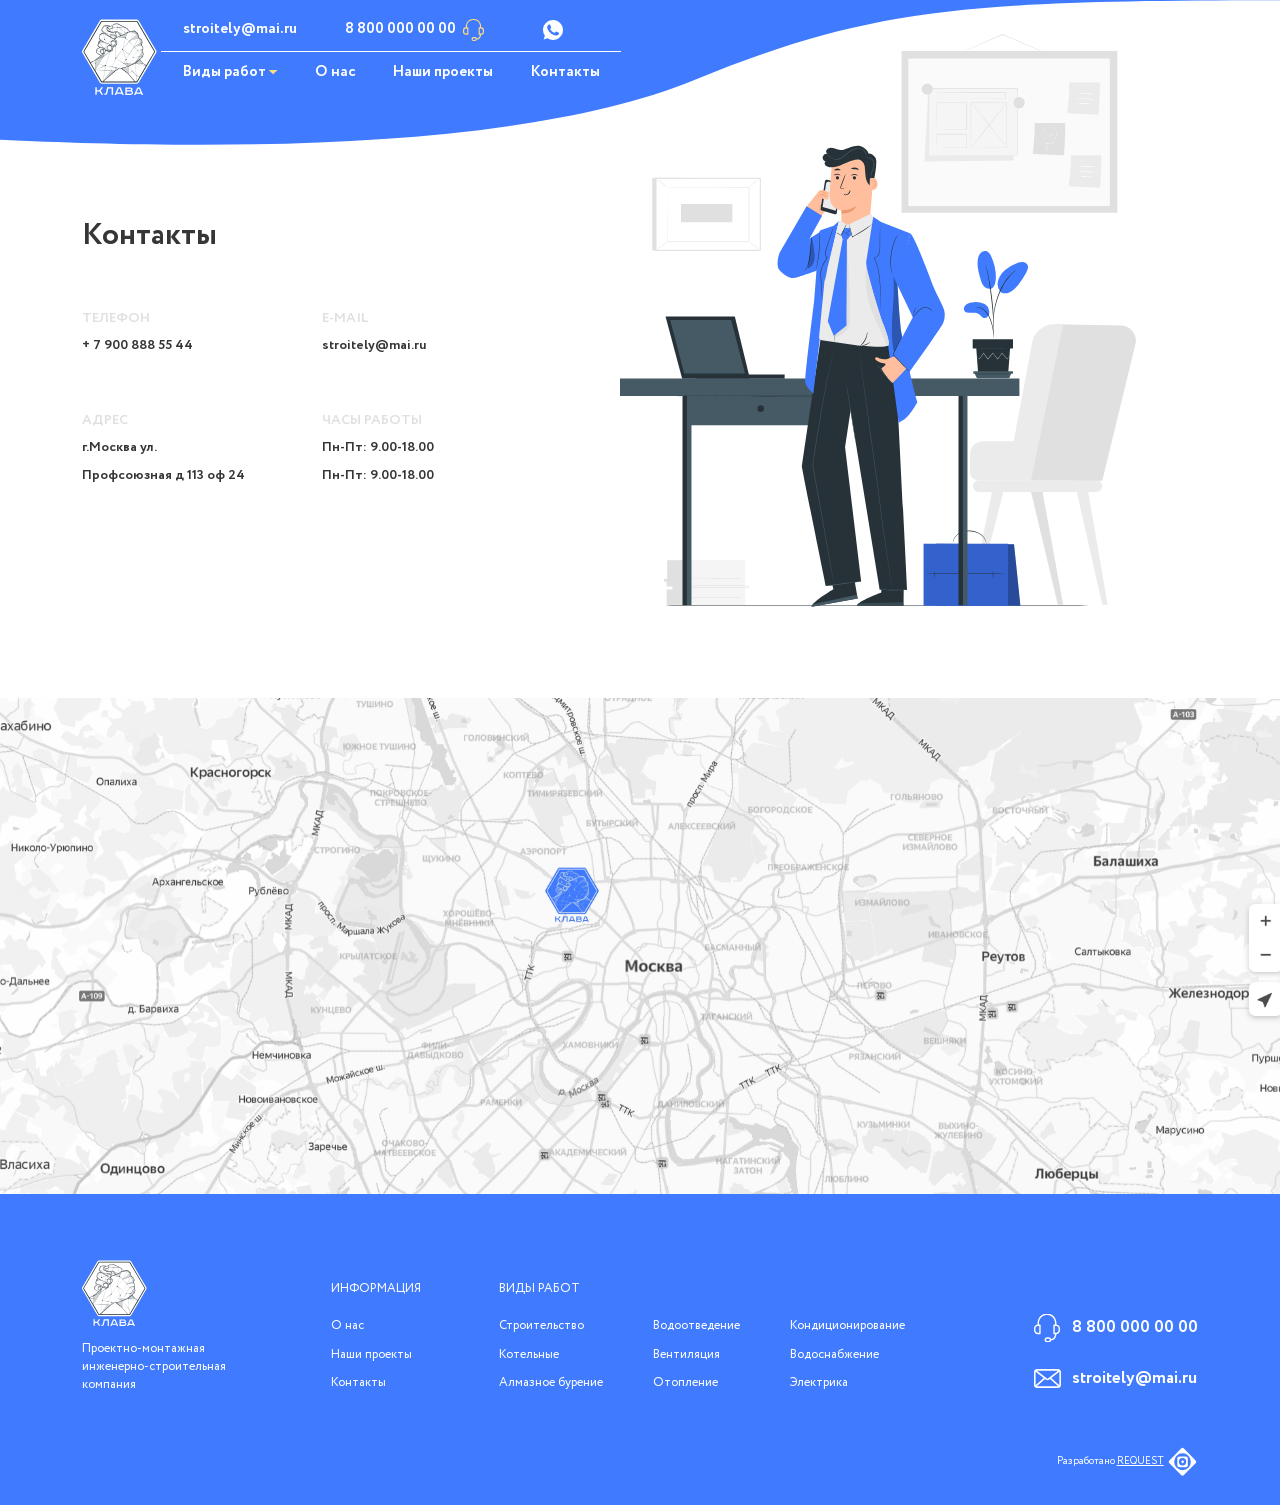
<file: src/contacts.html>
<!DOCTYPE html>
<html lang="ru">

<head>
	<meta charset="utf-8">
	<meta name="viewport" content="width=device-width, initial-scale=1, shrink-to-fit=no">
	<meta name="description" content="another website">
	<link rel="icon" href="img/favicon.ico">
	<link rel="stylesheet" href="css/swiper.min.css">
	<link href="css/style.css" rel="stylesheet">
	<script src="js/swiper.min.js"></script>
	<script src="https://api-maps.yandex.ru/2.1/?lang=ru_RU"></script>
	<title>title</title>

</head>

<body>
	<div class="body-page">
		<header class="header">
			<div class="container">
				<div class="header__inner">
					<div class="burger">
						<span></span>
						<span></span>
						<span></span>
						<div class="burger__x"></div>
					</div>
					<a href="" class="logo header__logo">
						<img src="img/logo.svg" alt="">
					</a>
					<div class="header__content">
						<div class="header__top">
							<div class="contact header__contact">
								<a href="" class="contact__item contact__item--mail">stroitely@mai.ru</a>
								<a href="" class="contact__item contact__item--tel">8 800 000 00 00</a>
								<a href="" class="contact__item contact__item--whatsapp">8 800 000 00 00 whatsapp</a>
							</div>
						</div>
						<nav class="nav header__nav">
							<ul class="nav__list">
								<li class="nav__item drop">
									<a href="">Виды работ</a><span class="nav__arrow"></span>
									<div class="nav-drop">
										<ul class="nav-drop__inner">
											<li class="nav-drop__col">
												<div class="nav-drop__item">
													<div class="nav-drop__icon">
														<img src="img/pipeline.svg" alt="">
													</div>
													<div class="nav-drop__content">
														<a href="">Водоотведение</a>
														<span class="nav__arrow"></span>
														<ul class="nav-drop__list">
															<li>
																<a href="">Водоотведение</a>
															</li>
															<li>
																<a href="">Водоотведение</a>
															</li>
															<li>
																<a href="">Водоотведение</a>
															</li>
															<li>
																<a href="">Водоотведение</a>
															</li>
														</ul>
													</div>
												</div>
												<div class="nav-drop__item">
													<div class="nav-drop__icon">
														<img src="img/boiler.svg" alt="">
													</div>
													<div class="nav-drop__content">
														<a href="">Котельные</a>
														<span class="nav__arrow"></span>
														<ul class="nav-drop__list">
															<li>
																<a href="">Водоотведение</a>
															</li>
															<li>
																<a href="">Водоотведение</a>
															</li>
														</ul>
													</div>
												</div>
												<div class="nav-drop__item">
													<div class="nav-drop__icon">
														<img src="img/gear.svg" alt="">
													</div>
													<div class="nav-drop__content">
														<a href="">Алмазное бурение</a>
														<span class="nav__arrow"></span>
														<ul class="nav-drop__list">
															<li>
																<a href="">Водоотведение</a>
															</li>
															<li>
																<a href="">Водоотведение</a>
															</li>
														</ul>
													</div>
												</div>
												<div class="nav-drop__item">
													<div class="nav-drop__icon">
														<img src="img/tap.svg" alt="">
													</div>
													<div class="nav-drop__content">
														<a href="">Водоснабжение</a>
														<span class="nav__arrow"></span>
														<ul class="nav-drop__list">
															<li>
																<a href="">Водоотведение</a>
															</li>
															<li>
																<a href="">Водоотведение</a>
															</li>
														</ul>
													</div>
												</div>
											</li>
											<li class="nav-drop__col">
												<div class="nav-drop__item">
													<div class="nav-drop__icon">
														<img src="img/heating.svg" alt="">
													</div>
													<div class="nav-drop__content">
														<a href="">Отопление</a>
														<span class="nav__arrow"></span>
														<ul class="nav-drop__list">
															<li>
																<a href="">Водоотведение</a>
															</li>
															<li>
																<a href="">Водоотведение</a>
															</li>
														</ul>
													</div>
												</div>
												<div class="nav-drop__item">
													<div class="nav-drop__icon">
														<img src="img/ventilation.svg" alt="">
													</div>
													<div class="nav-drop__content">
														<a href="">Вентиляция</a>
														<span class="nav__arrow"></span>
														<ul class="nav-drop__list">
															<li>
																<a href="">Водоотведение</a>
															</li>
															<li>
																<a href="">Водоотведение</a>
															</li>
															<li>
																<a href="">Водоотведение</a>
															</li>
														</ul>
													</div>
												</div>
												<div class="nav-drop__item">
													<div class="nav-drop__icon">
														<img src="img/air-conditioner.svg" alt="">
													</div>
													<div class="nav-drop__content">
														<a href="">Кондициониро-вание</a>
														<span class="nav__arrow"></span>
														<ul class="nav-drop__list">
															<li>
																<a href="">Водоотведение</a>
															</li>
															<li>
																<a href="">Водоотведение</a>
															</li>
														</ul>
													</div>
												</div>
											</li>
											<li class="nav-drop__col">
												<div class="nav-drop__item">
													<div class="nav-drop__icon">
														<img src="img/harbor-crane.svg" alt="">
													</div>
													<div class="nav-drop__content">
														<a href="">Строительство</a>
														<span class="nav__arrow"></span>
														<ul class="nav-drop__list">
															<li>
																<a href="">Водоотведение</a>
															</li>
															<li>
																<a href="">Водоотведение</a>
															</li>
															<li>
																<a href="">Водоотведение</a>
															</li>
															<li>
																<a href="">Водоотведение</a>
															</li>
															<li>
																<a href="">Водоотведение</a>
															</li>
															<li>
																<a href="">Водоотведение</a>
															</li>
														</ul>
													</div>
												</div>
												<div class="nav-drop__item">
													<div class="nav-drop__icon">
														<img src="img/electric.svg" alt="">
													</div>
													<div class="nav-drop__content">
														<a href="">Электрика</a>
														<span class="nav__arrow"></span>
														<ul class="nav-drop__list">
															<li>
																<a href="">Водоотведение</a>
															</li>
															<li>
																<a href="">Водоотведение</a>
															</li>
															<li>
																<a href="">Водоотведение</a>
															</li>
															<li>
																<a href="">Водоотведение</a>
															</li>
															<li>
																<a href="">Водоотведение</a>
															</li>
														</ul>
													</div>
												</div>
											</li>
										</ul>
									</div>
								</li>
								<li class="nav__item">
									<a href="">О нас</a>
								</li>
								<li class="nav__item">
									<a href="">Наши проекты</a>
								</li>
								<li class="nav__item">
									<a href="">Контакты</a>
								</li>
							</ul>
						</nav>
					</div>
					<div class="mob-tel">

					</div>
				</div>
			</div>
		</header>
		<main class="main">
			<section class="banner-contact">
				<div class="container">
					<div class="banner-contact__img wow fadeIn slower">
						<img src="img/contact.svg" alt="">
					</div>
					<div class="banner-contact__inner">
						<div class="banner-text banner-text--left">
							<p class="h h-45-30 banner-text__title wow fadeIn slower">Контакты</p>
							<ul class="contact-list">
								<li class="contact-list__item wow fadeIn slower">
									<p class="contact-list__title">Телефон</p>
									<a href="" class="contact-list__text">+ 7 900 888 55 44</a>
								</li>
								<li class="contact-list__item wow fadeIn slower">
									<p class="contact-list__title">E-mail</p>
									<a href="" class="contact-list__text">stroitely@mai.ru</a>
								</li>
								<li class="contact-list__item wow fadeIn slower">
									<p class="contact-list__title">Адрес</p>
									<a href="" class="contact-list__text">г.Москва ул. <br>Профсоюзная д 113 оф 24</a>
								</li>
								<li class="contact-list__item wow fadeIn slower">
									<p class="contact-list__title">Часы работы</p>
									<span class="contact-list__text">Пн-Пт: 9.00-18.00</span>
									<span class="contact-list__text">Пн-Пт: 9.00-18.00</span>
								</li>
							</ul>
						</div>
					</div>
				</div>
			</section>
			<section class="map wow fadeIn slower">
				<img class="map__img" src="img/map.jpg" alt="">
				<div id="map"></div>
				<script type="text/javascript">
					ymaps.ready(init);
					function init(){
						var myMap = new ymaps.Map("map", {
							// Координаты центра карты.
							// Порядок по умолчанию: «широта, долгота».
							// Чтобы не определять координаты центра карты вручную,
							// воспользуйтесь инструментом Определение координат.
							center: [55.789330, 37.560862],
							// Уровень масштабирования. Допустимые значения:
							// от 0 (весь мир) до 19.
							zoom: 11
						}),

						myPlacemark = new ymaps.Placemark(myMap.getCenter(), {
							hintContent: 'Ленинградский проспект, 36с28',
							balloonContent: 'КЛАВА'
						}, {
							// Опции.
							// Необходимо указать данный тип макета.
							iconLayout: 'default#image',
							// Своё изображение иконки метки.
							iconImageHref: 'img/logo-on-map.svg',
							// Размеры метки.
							iconImageSize: [74, 77],
							// Смещение левого верхнего угла иконки относительно
							// её "ножки" (точки привязки).
							iconImageOffset: [-5, -38]
						});
						myMap.geoObjects.add(myPlacemark);
					}
				</script>
			</section>
		</main>
		<footer class="footer">
			<div class="container">
				<div class="footer__inner">
					<a class="logo footer__logo">
						<img src="img/logo.svg" alt="">
						<p class="text">Проектно-монтажная инженерно-строительная компания</p>
					</a>
					<div class="footer__content">
						<div class="footer__item">
							<p class="footer__title">Информация</p>
							<ul class="footer__list">
								<li class="footer__li">
									<a href="">О нас</a>
								</li>
								<li class="footer__li">
									<a href="">Наши проекты</a>
								</li>
								<li class="footer__li">
									<a href="">Контакты</a>
								</li>
							</ul>
						</div>
						<div class="footer__item">
							<p class="footer__title">Виды работ</p>
							<ul class="footer__list footer__list--big">
								<li class="footer__li">
									<a href="">Строительство</a>
								</li>
								<li class="footer__li">
									<a href="">Котельные</a>
								</li>
								<li class="footer__li">
									<a href="">Алмазное бурение</a>
								</li>
								<li class="footer__li">
									<a href="">Водоотведение</a>
								</li>
								<li class="footer__li">
									<a href="">Вентиляция</a>
								</li>
								<li class="footer__li">
									<a href="">Отопление</a>
								</li>
								<li class="footer__li">
									<a href="">Кондиционирование</a>
								</li>
								<li class="footer__li">
									<a href="">Водоснабжение</a>
								</li>
								<li class="footer__li">
									<a href="">Электрика</a>
								</li>
							</ul>
						</div>
					</div>
					<div class="footer-contact">
							<a href="" class="footer-contact__item footer-contact__item--tel">8 800 000 00 00</a>
							<a href="" class="footer-contact__item footer-contact__item--mail">stroitely@mai.ru</a>
					</div>
				</div>
				<div class="footer__bottom">
					<p class="made">
						<span>Разработано <a href=""> REQUEST</a></span> 
					</p>
				</div>
			</div>
		</footer>
	</div>
	<link rel="stylesheet" href="css/animate.min.css">
	<script src="js/wow.min.js"></script>
	<script src="js/main.js"></script>
	<script>
		new WOW().init();
	</script>
</body>

</html>
</file>
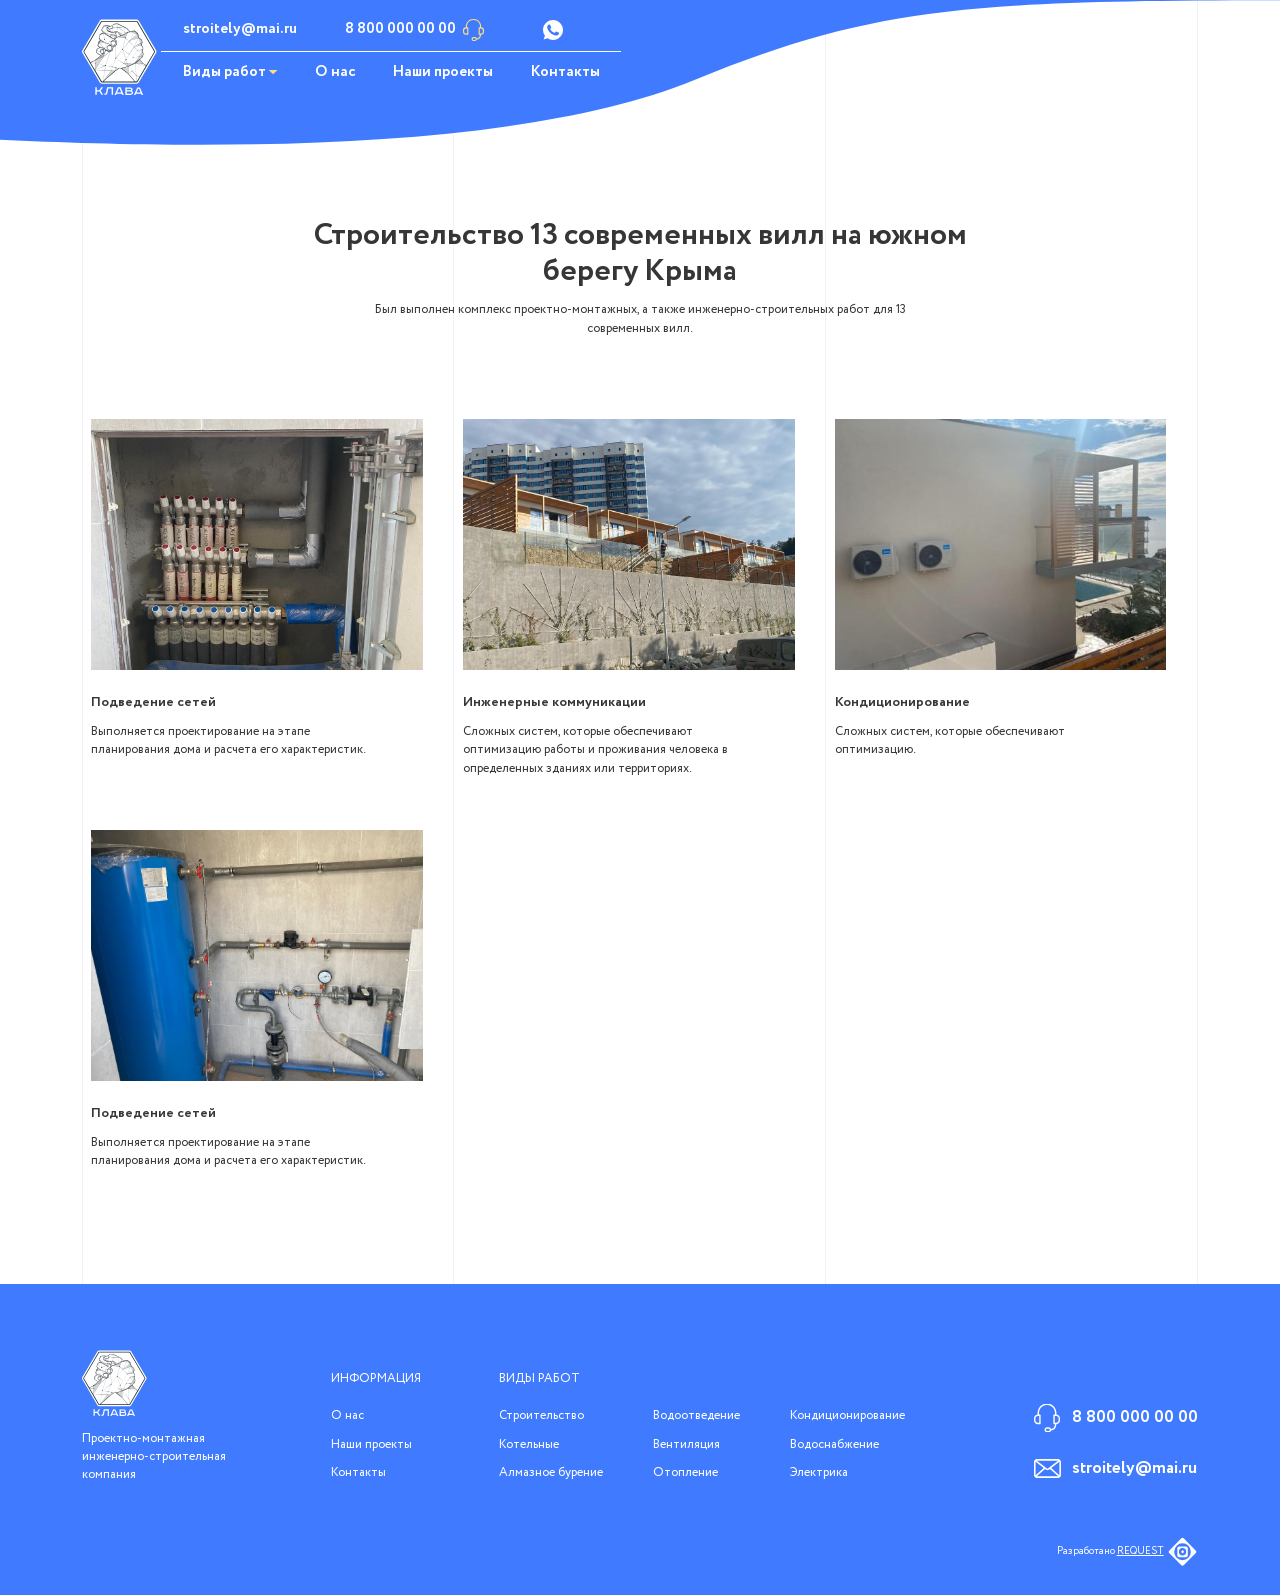
<file: src/project.html>
<!DOCTYPE html>
<html lang="ru">

<head>
	<meta charset="utf-8">
	<meta name="viewport" content="width=device-width, initial-scale=1, shrink-to-fit=no">
	<meta name="description" content="another website">
	<link rel="icon" href="img/favicon.ico">
	<link rel="stylesheet" href="css/swiper.min.css">
	<link href="css/style.css" rel="stylesheet">
	<script src="js/swiper.min.js"></script>
	<title>title</title>

</head>

<body>
	<div class="body-page">
		<header class="header">
			<div class="container">
				<div class="header__inner">
					<div class="burger">
						<span></span>
						<span></span>
						<span></span>
						<div class="burger__x"></div>
					</div>
					<a href="" class="logo header__logo">
						<img src="img/logo.svg" alt="">
					</a>
					<div class="header__content">
						<div class="header__top">
							<div class="contact header__contact">
								<a href="" class="contact__item contact__item--mail">stroitely@mai.ru</a>
								<a href="" class="contact__item contact__item--tel">8 800 000 00 00</a>
								<a href="" class="contact__item contact__item--whatsapp">8 800 000 00 00 whatsapp</a>
							</div>
						</div>
						<nav class="nav header__nav">
							<ul class="nav__list">
								<li class="nav__item drop">
									<a href="">Виды работ</a><span class="nav__arrow"></span>
									<div class="nav-drop">
										<ul class="nav-drop__inner">
											<li class="nav-drop__col">
												<div class="nav-drop__item">
													<div class="nav-drop__icon">
														<img src="img/pipeline.svg" alt="">
													</div>
													<div class="nav-drop__content">
														<a href="">Водоотведение</a>
														<span class="nav__arrow"></span>
														<ul class="nav-drop__list">
															<li>
																<a href="">Водоотведение</a>
															</li>
															<li>
																<a href="">Водоотведение</a>
															</li>
															<li>
																<a href="">Водоотведение</a>
															</li>
															<li>
																<a href="">Водоотведение</a>
															</li>
														</ul>
													</div>
												</div>
												<div class="nav-drop__item">
													<div class="nav-drop__icon">
														<img src="img/boiler.svg" alt="">
													</div>
													<div class="nav-drop__content">
														<a href="">Котельные</a>
														<span class="nav__arrow"></span>
														<ul class="nav-drop__list">
															<li>
																<a href="">Водоотведение</a>
															</li>
															<li>
																<a href="">Водоотведение</a>
															</li>
														</ul>
													</div>
												</div>
												<div class="nav-drop__item">
													<div class="nav-drop__icon">
														<img src="img/gear.svg" alt="">
													</div>
													<div class="nav-drop__content">
														<a href="">Алмазное бурение</a>
														<span class="nav__arrow"></span>
														<ul class="nav-drop__list">
															<li>
																<a href="">Водоотведение</a>
															</li>
															<li>
																<a href="">Водоотведение</a>
															</li>
														</ul>
													</div>
												</div>
												<div class="nav-drop__item">
													<div class="nav-drop__icon">
														<img src="img/tap.svg" alt="">
													</div>
													<div class="nav-drop__content">
														<a href="">Водоснабжение</a>
														<span class="nav__arrow"></span>
														<ul class="nav-drop__list">
															<li>
																<a href="">Водоотведение</a>
															</li>
															<li>
																<a href="">Водоотведение</a>
															</li>
														</ul>
													</div>
												</div>
											</li>
											<li class="nav-drop__col">
												<div class="nav-drop__item">
													<div class="nav-drop__icon">
														<img src="img/heating.svg" alt="">
													</div>
													<div class="nav-drop__content">
														<a href="">Отопление</a>
														<span class="nav__arrow"></span>
														<ul class="nav-drop__list">
															<li>
																<a href="">Водоотведение</a>
															</li>
															<li>
																<a href="">Водоотведение</a>
															</li>
														</ul>
													</div>
												</div>
												<div class="nav-drop__item">
													<div class="nav-drop__icon">
														<img src="img/ventilation.svg" alt="">
													</div>
													<div class="nav-drop__content">
														<a href="">Вентиляция</a>
														<span class="nav__arrow"></span>
														<ul class="nav-drop__list">
															<li>
																<a href="">Водоотведение</a>
															</li>
															<li>
																<a href="">Водоотведение</a>
															</li>
															<li>
																<a href="">Водоотведение</a>
															</li>
														</ul>
													</div>
												</div>
												<div class="nav-drop__item">
													<div class="nav-drop__icon">
														<img src="img/air-conditioner.svg" alt="">
													</div>
													<div class="nav-drop__content">
														<a href="">Кондициониро-вание</a>
														<span class="nav__arrow"></span>
														<ul class="nav-drop__list">
															<li>
																<a href="">Водоотведение</a>
															</li>
															<li>
																<a href="">Водоотведение</a>
															</li>
														</ul>
													</div>
												</div>
											</li>
											<li class="nav-drop__col">
												<div class="nav-drop__item">
													<div class="nav-drop__icon">
														<img src="img/harbor-crane.svg" alt="">
													</div>
													<div class="nav-drop__content">
														<a href="">Строительство</a>
														<span class="nav__arrow"></span>
														<ul class="nav-drop__list">
															<li>
																<a href="">Водоотведение</a>
															</li>
															<li>
																<a href="">Водоотведение</a>
															</li>
															<li>
																<a href="">Водоотведение</a>
															</li>
															<li>
																<a href="">Водоотведение</a>
															</li>
															<li>
																<a href="">Водоотведение</a>
															</li>
															<li>
																<a href="">Водоотведение</a>
															</li>
														</ul>
													</div>
												</div>
												<div class="nav-drop__item">
													<div class="nav-drop__icon">
														<img src="img/electric.svg" alt="">
													</div>
													<div class="nav-drop__content">
														<a href="">Электрика</a>
														<span class="nav__arrow"></span>
														<ul class="nav-drop__list">
															<li>
																<a href="">Водоотведение</a>
															</li>
															<li>
																<a href="">Водоотведение</a>
															</li>
															<li>
																<a href="">Водоотведение</a>
															</li>
															<li>
																<a href="">Водоотведение</a>
															</li>
															<li>
																<a href="">Водоотведение</a>
															</li>
														</ul>
													</div>
												</div>
											</li>
										</ul>
									</div>
								</li>
								<li class="nav__item">
									<a href="">О нас</a>
								</li>
								<li class="nav__item">
									<a href="">Наши проекты</a>
								</li>
								<li class="nav__item">
									<a href="">Контакты</a>
								</li>
							</ul>
						</nav>
					</div>
					<div class="mob-tel">

					</div>
				</div>
			</div>
		</header>
		<main class="main">
			<section class="project">
				<div class="container">
					<div class="project__bg">
						<span></span>
						<span></span>
						<span></span>
					</div>
					<div class="banner-text banner-text--center wow fadeIn slower">
						<p class="h h-45-30 banner-text__title">Строительство 13 современных вилл на южном берегу Крыма</p>
						<p class="banner-text__subtitle">Был выполнен комплекс проектно-монтажных, а также инженерно-строительных работ для 13 современных вилл.</p>
					</div>
					<div class="project__inner">
						<div class="project__item wow fadeIn slower">
							<img src="img/project-1.jpg" alt="">
							<p class="h h-20-17 project__title">Подведение сетей</p>
							<p class="project__text">Выполняется проектирование на этапе планирования дома и расчета его характеристик.</p>
						</div>
						<div class="project__item wow fadeIn slower">
							<img src="img/project-2.jpg" alt="">
							<p class="h h-20-17 project__title">Инженерные коммуникации </p>
							<p class="project__text">Сложных систем, которые обеспечивают оптимизацию работы и проживания человека в определенных зданиях или территориях.</p>
						</div>
						<div class="project__item wow fadeIn slower">
							<img src="img/project-3.jpg" alt="">
							<p class="h h-20-17 project__title">Кондиционирование</p>
							<p class="project__text">Сложных систем, которые обеспечивают оптимизацию.</p>
						</div>
						<div class="project__item wow fadeIn slower">
							<img src="img/project-4.jpg" alt="">
							<p class="h h-20-17 project__title">Подведение сетей</p>
							<p class="project__text">Выполняется проектирование на этапе планирования дома и расчета его характеристик.</p>
						</div>
					</div>
				</div>
			</section>
		</main>
		<footer class="footer">
			<div class="container">
				<div class="footer__inner">
					<a class="logo footer__logo">
						<img src="img/logo.svg" alt="">
						<p class="text">Проектно-монтажная инженерно-строительная компания</p>
					</a>
					<div class="footer__content">
						<div class="footer__item">
							<p class="footer__title">Информация</p>
							<ul class="footer__list">
								<li class="footer__li">
									<a href="">О нас</a>
								</li>
								<li class="footer__li">
									<a href="">Наши проекты</a>
								</li>
								<li class="footer__li">
									<a href="">Контакты</a>
								</li>
							</ul>
						</div>
						<div class="footer__item">
							<p class="footer__title">Виды работ</p>
							<ul class="footer__list footer__list--big">
								<li class="footer__li">
									<a href="">Строительство</a>
								</li>
								<li class="footer__li">
									<a href="">Котельные</a>
								</li>
								<li class="footer__li">
									<a href="">Алмазное бурение</a>
								</li>
								<li class="footer__li">
									<a href="">Водоотведение</a>
								</li>
								<li class="footer__li">
									<a href="">Вентиляция</a>
								</li>
								<li class="footer__li">
									<a href="">Отопление</a>
								</li>
								<li class="footer__li">
									<a href="">Кондиционирование</a>
								</li>
								<li class="footer__li">
									<a href="">Водоснабжение</a>
								</li>
								<li class="footer__li">
									<a href="">Электрика</a>
								</li>
							</ul>
						</div>
					</div>
					<div class="footer-contact">
							<a href="" class="footer-contact__item footer-contact__item--tel">8 800 000 00 00</a>
							<a href="" class="footer-contact__item footer-contact__item--mail">stroitely@mai.ru</a>
					</div>
				</div>
				<div class="footer__bottom">
					<p class="made">
						<span>Разработано <a href=""> REQUEST</a></span> 
					</p>
				</div>
			</div>
		</footer>
	</div>
	<link rel="stylesheet" href="css/animate.min.css">
	<script src="js/wow.min.js"></script>
	<script src="js/main.js"></script>
	<script>
		new WOW().init();
	</script>
</body>

</html>
</file>
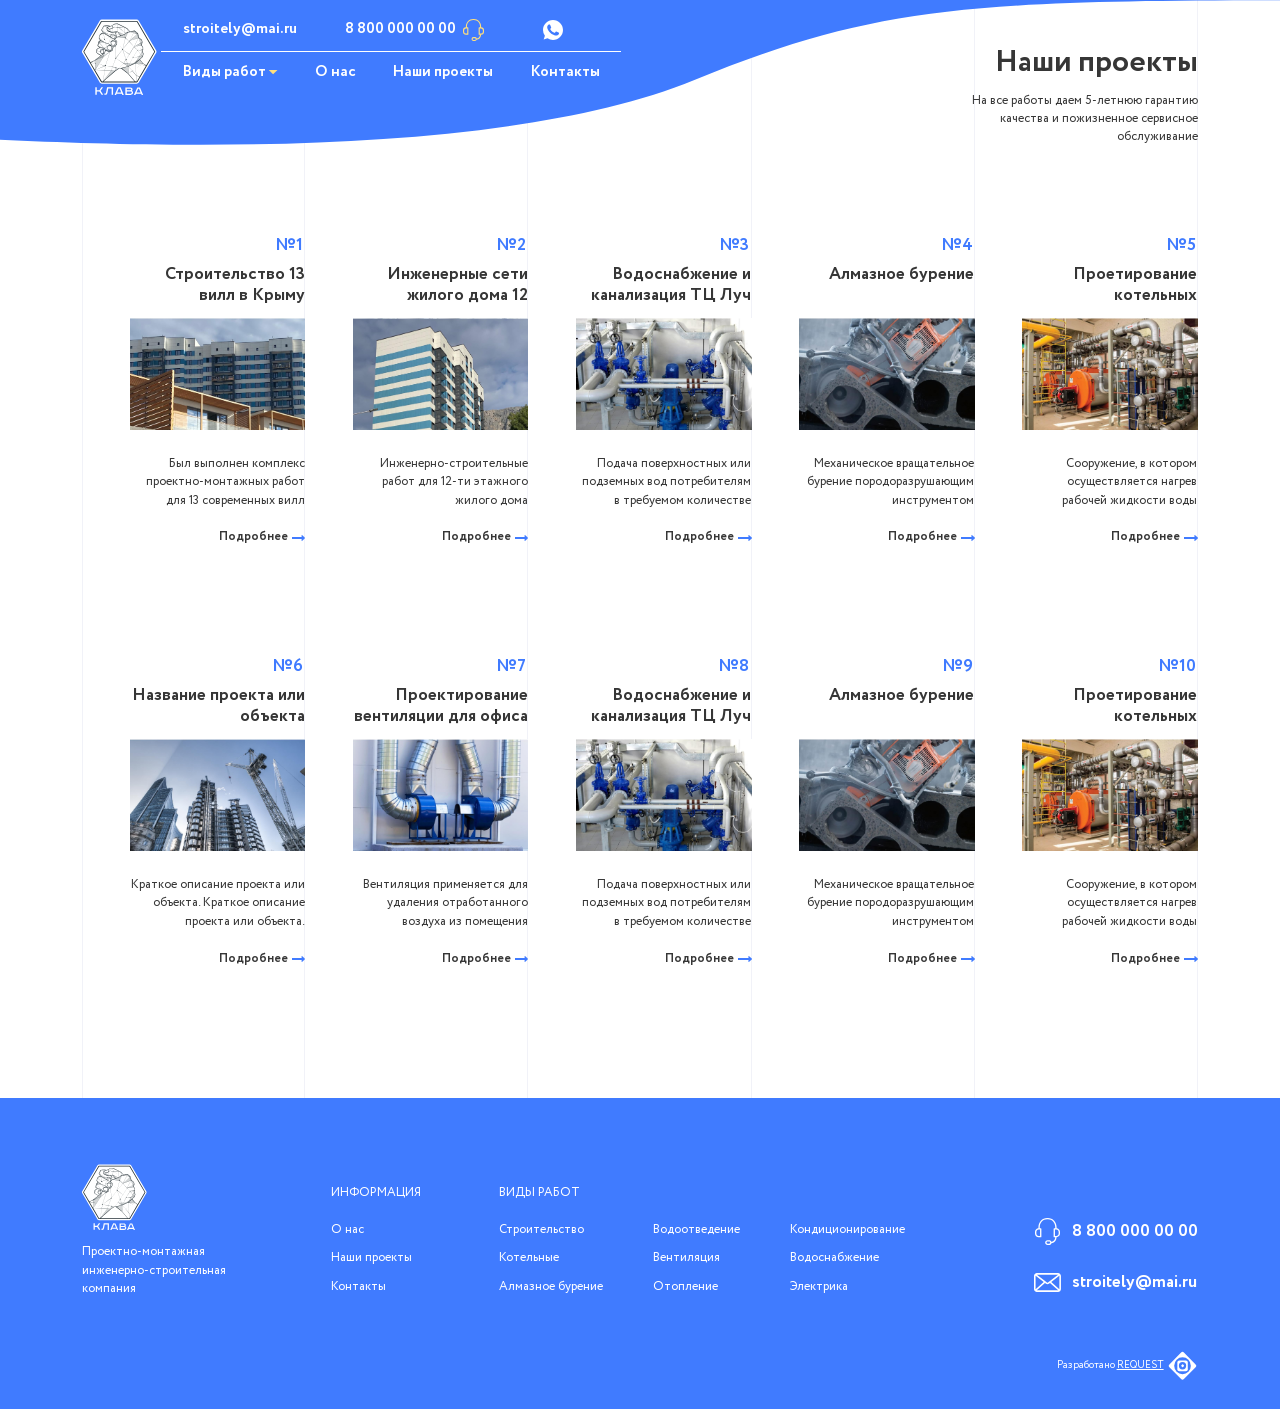
<file: src/projects.html>
<!DOCTYPE html>
<html lang="ru">

<head>
	<meta charset="utf-8">
	<meta name="viewport" content="width=device-width, initial-scale=1, shrink-to-fit=no">
	<meta name="description" content="another website">
	<link rel="icon" href="img/favicon.ico">
	<link rel="stylesheet" href="css/swiper.min.css">
	<link href="css/style.css" rel="stylesheet">
	<script src="js/swiper.min.js"></script>
	<title>title</title>

</head>

<body>
	<div class="body-page">
		<header class="header">
			<div class="container">
				<div class="header__inner">
					<div class="burger">
						<span></span>
						<span></span>
						<span></span>
						<div class="burger__x"></div>
					</div>
					<a href="" class="logo header__logo">
						<img src="img/logo.svg" alt="">
					</a>
					<div class="header__content">
						<div class="header__top">
							<div class="contact header__contact">
								<a href="" class="contact__item contact__item--mail">stroitely@mai.ru</a>
								<a href="" class="contact__item contact__item--tel">8 800 000 00 00</a>
								<a href="" class="contact__item contact__item--whatsapp">8 800 000 00 00 whatsapp</a>
							</div>
						</div>
						<nav class="nav header__nav">
							<ul class="nav__list">
								<li class="nav__item drop">
									<a href="">Виды работ</a><span class="nav__arrow"></span>
									<div class="nav-drop">
										<ul class="nav-drop__inner">
											<li class="nav-drop__col">
												<div class="nav-drop__item">
													<div class="nav-drop__icon">
														<img src="img/pipeline.svg" alt="">
													</div>
													<div class="nav-drop__content">
														<a href="">Водоотведение</a>
														<span class="nav__arrow"></span>
														<ul class="nav-drop__list">
															<li>
																<a href="">Водоотведение</a>
															</li>
															<li>
																<a href="">Водоотведение</a>
															</li>
															<li>
																<a href="">Водоотведение</a>
															</li>
															<li>
																<a href="">Водоотведение</a>
															</li>
														</ul>
													</div>
												</div>
												<div class="nav-drop__item">
													<div class="nav-drop__icon">
														<img src="img/boiler.svg" alt="">
													</div>
													<div class="nav-drop__content">
														<a href="">Котельные</a>
														<span class="nav__arrow"></span>
														<ul class="nav-drop__list">
															<li>
																<a href="">Водоотведение</a>
															</li>
															<li>
																<a href="">Водоотведение</a>
															</li>
														</ul>
													</div>
												</div>
												<div class="nav-drop__item">
													<div class="nav-drop__icon">
														<img src="img/gear.svg" alt="">
													</div>
													<div class="nav-drop__content">
														<a href="">Алмазное бурение</a>
														<span class="nav__arrow"></span>
														<ul class="nav-drop__list">
															<li>
																<a href="">Водоотведение</a>
															</li>
															<li>
																<a href="">Водоотведение</a>
															</li>
														</ul>
													</div>
												</div>
												<div class="nav-drop__item">
													<div class="nav-drop__icon">
														<img src="img/tap.svg" alt="">
													</div>
													<div class="nav-drop__content">
														<a href="">Водоснабжение</a>
														<span class="nav__arrow"></span>
														<ul class="nav-drop__list">
															<li>
																<a href="">Водоотведение</a>
															</li>
															<li>
																<a href="">Водоотведение</a>
															</li>
														</ul>
													</div>
												</div>
											</li>
											<li class="nav-drop__col">
												<div class="nav-drop__item">
													<div class="nav-drop__icon">
														<img src="img/heating.svg" alt="">
													</div>
													<div class="nav-drop__content">
														<a href="">Отопление</a>
														<span class="nav__arrow"></span>
														<ul class="nav-drop__list">
															<li>
																<a href="">Водоотведение</a>
															</li>
															<li>
																<a href="">Водоотведение</a>
															</li>
														</ul>
													</div>
												</div>
												<div class="nav-drop__item">
													<div class="nav-drop__icon">
														<img src="img/ventilation.svg" alt="">
													</div>
													<div class="nav-drop__content">
														<a href="">Вентиляция</a>
														<span class="nav__arrow"></span>
														<ul class="nav-drop__list">
															<li>
																<a href="">Водоотведение</a>
															</li>
															<li>
																<a href="">Водоотведение</a>
															</li>
															<li>
																<a href="">Водоотведение</a>
															</li>
														</ul>
													</div>
												</div>
												<div class="nav-drop__item">
													<div class="nav-drop__icon">
														<img src="img/air-conditioner.svg" alt="">
													</div>
													<div class="nav-drop__content">
														<a href="">Кондициониро-вание</a>
														<span class="nav__arrow"></span>
														<ul class="nav-drop__list">
															<li>
																<a href="">Водоотведение</a>
															</li>
															<li>
																<a href="">Водоотведение</a>
															</li>
														</ul>
													</div>
												</div>
											</li>
											<li class="nav-drop__col">
												<div class="nav-drop__item">
													<div class="nav-drop__icon">
														<img src="img/harbor-crane.svg" alt="">
													</div>
													<div class="nav-drop__content">
														<a href="">Строительство</a>
														<span class="nav__arrow"></span>
														<ul class="nav-drop__list">
															<li>
																<a href="">Водоотведение</a>
															</li>
															<li>
																<a href="">Водоотведение</a>
															</li>
															<li>
																<a href="">Водоотведение</a>
															</li>
															<li>
																<a href="">Водоотведение</a>
															</li>
															<li>
																<a href="">Водоотведение</a>
															</li>
															<li>
																<a href="">Водоотведение</a>
															</li>
														</ul>
													</div>
												</div>
												<div class="nav-drop__item">
													<div class="nav-drop__icon">
														<img src="img/electric.svg" alt="">
													</div>
													<div class="nav-drop__content">
														<a href="">Электрика</a>
														<span class="nav__arrow"></span>
														<ul class="nav-drop__list">
															<li>
																<a href="">Водоотведение</a>
															</li>
															<li>
																<a href="">Водоотведение</a>
															</li>
															<li>
																<a href="">Водоотведение</a>
															</li>
															<li>
																<a href="">Водоотведение</a>
															</li>
															<li>
																<a href="">Водоотведение</a>
															</li>
														</ul>
													</div>
												</div>
											</li>
										</ul>
									</div>
								</li>
								<li class="nav__item">
									<a href="">О нас</a>
								</li>
								<li class="nav__item">
									<a href="">Наши проекты</a>
								</li>
								<li class="nav__item">
									<a href="">Контакты</a>
								</li>
							</ul>
						</nav>
					</div>
					<div class="mob-tel">

					</div>
				</div>
			</div>
		</header>
		<main class="main">
			<section class="projects">
				<div class="container">
					<div class="projects__bg">
						<span></span>
						<span></span>
						<span></span>
						<span></span>
						<span></span>
					</div>
					<div class="banner-text banner-text--right">
						<p class="h h-45-30 banner-text__title">Наши проекты</p>
						<p class="banner-text__subtitle">На все работы даем 5-летнюю гарантию качества
							и пожизненное сервисное обслуживание</p>
					</div>
					<div class="projects__inner">
						<div class="projects__item">
							<span class="projects__num">№1</span>
							<p class="h h-25-20 projects__title">Строительство 13 вилл в Крыму</p>
							<img src="img/projects-1.jpg" alt="">
							<p class="projects__text">Был выполнен комплекс проектно-монтажных работ для 13 современных вилл</p>
							<a href="" class="more projects__more">Подробнее</a>
						</div>
						<div class="projects__item">
							<span class="projects__num">№2</span>
							<p class="h h-25-20 projects__title">Инженерные сети жилого дома 12 этажей</p>
							<img src="img/projects-2.jpg" alt="">
							<p class="projects__text">Инженерно-строительные работ для 12-ти этажного жилого дома</p>
							<a href="" class="more projects__more">Подробнее</a>
						</div>
						<div class="projects__item">
							<span class="projects__num">№3</span>
							<p class="h h-25-20 projects__title">Водоснабжение и канализация ТЦ Луч</p>
							<img src="img/projects-3.jpg" alt="">
							<p class="projects__text">Подача поверхностных или подземных вод потребителям в требуемом количестве </p>
							<a href="" class="more projects__more">Подробнее</a>
						</div>
						<div class="projects__item">
							<span class="projects__num">№4</span>
							<p class="h h-25-20 projects__title">Алмазное бурение</p>
							<img src="img/projects-4.jpg" alt="">
							<p class="projects__text">Механическое вращательное бурение породоразрушающим инструментом</p>
							<a href="" class="more projects__more">Подробнее</a>
						</div>
						<div class="projects__item">
							<span class="projects__num">№5</span>
							<p class="h h-25-20 projects__title">Проетирование котельных</p>
							<img src="img/projects-5.jpg" alt="">
							<p class="projects__text">Сооружение, в котором осуществляется нагрев рабочей жидкости воды</p>
							<a href="" class="more projects__more">Подробнее</a>
						</div>
						<div class="projects__item">
							<span class="projects__num">№6</span>
							<p class="h h-25-20 projects__title">Название проекта или объекта</p>
							<img src="img/projects-6.jpg" alt="">
							<p class="projects__text">Краткое описание проекта или объекта. Краткое описание проекта или объекта.</p>
							<a href="" class="more projects__more">Подробнее</a>
						</div>
						<div class="projects__item">
							<span class="projects__num">№7</span>
							<p class="h h-25-20 projects__title">Проектирование вентиляции для офиса</p>
							<img src="img/projects-7.jpg" alt="">
							<p class="projects__text">Вентиляция применяется для удаления отработанного воздуха из помещения </p>
							<a href="" class="more projects__more">Подробнее</a>
						</div>
						<div class="projects__item">
							<span class="projects__num">№8</span>
							<p class="h h-25-20 projects__title">Водоснабжение и канализация ТЦ Луч</p>
							<img src="img/projects-3.jpg" alt="">
							<p class="projects__text">Подача поверхностных или подземных вод потребителям в требуемом количестве </p>
							<a href="" class="more projects__more">Подробнее</a>
						</div>
						<div class="projects__item">
							<span class="projects__num">№9</span>
							<p class="h h-25-20 projects__title">Алмазное бурение</p>
							<img src="img/projects-4.jpg" alt="">
							<p class="projects__text">Механическое вращательное бурение породоразрушающим инструментом</p>
							<a href="" class="more projects__more">Подробнее</a>
						</div>
						<div class="projects__item">
							<span class="projects__num">№10</span>
							<p class="h h-25-20 projects__title">Проетирование котельных</p>
							<img src="img/projects-5.jpg" alt="">
							<p class="projects__text">Сооружение, в котором осуществляется нагрев рабочей жидкости воды</p>
							<a href="" class="more projects__more">Подробнее</a>
						</div>
					</div>
				</div>
			</section>
		</main>
		<footer class="footer">
			<div class="container">
				<div class="footer__inner">
					<a class="logo footer__logo">
						<img src="img/logo.svg" alt="">
						<p class="text">Проектно-монтажная инженерно-строительная компания</p>
					</a>
					<div class="footer__content">
						<div class="footer__item">
							<p class="footer__title">Информация</p>
							<ul class="footer__list">
								<li class="footer__li">
									<a href="">О нас</a>
								</li>
								<li class="footer__li">
									<a href="">Наши проекты</a>
								</li>
								<li class="footer__li">
									<a href="">Контакты</a>
								</li>
							</ul>
						</div>
						<div class="footer__item">
							<p class="footer__title">Виды работ</p>
							<ul class="footer__list footer__list--big">
								<li class="footer__li">
									<a href="">Строительство</a>
								</li>
								<li class="footer__li">
									<a href="">Котельные</a>
								</li>
								<li class="footer__li">
									<a href="">Алмазное бурение</a>
								</li>
								<li class="footer__li">
									<a href="">Водоотведение</a>
								</li>
								<li class="footer__li">
									<a href="">Вентиляция</a>
								</li>
								<li class="footer__li">
									<a href="">Отопление</a>
								</li>
								<li class="footer__li">
									<a href="">Кондиционирование</a>
								</li>
								<li class="footer__li">
									<a href="">Водоснабжение</a>
								</li>
								<li class="footer__li">
									<a href="">Электрика</a>
								</li>
							</ul>
						</div>
					</div>
					<div class="footer-contact">
							<a href="" class="footer-contact__item footer-contact__item--tel">8 800 000 00 00</a>
							<a href="" class="footer-contact__item footer-contact__item--mail">stroitely@mai.ru</a>
					</div>
				</div>
				<div class="footer__bottom">
					<p class="made">
						<span>Разработано <a href=""> REQUEST</a></span> 
					</p>
				</div>
			</div>
		</footer>
	</div>
	<link rel="stylesheet" href="css/animate.min.css">
	<script src="js/wow.min.js"></script>
	<script src="js/main.js"></script>
	<script>
		new WOW().init();
	</script>
</body>

</html>
</file>
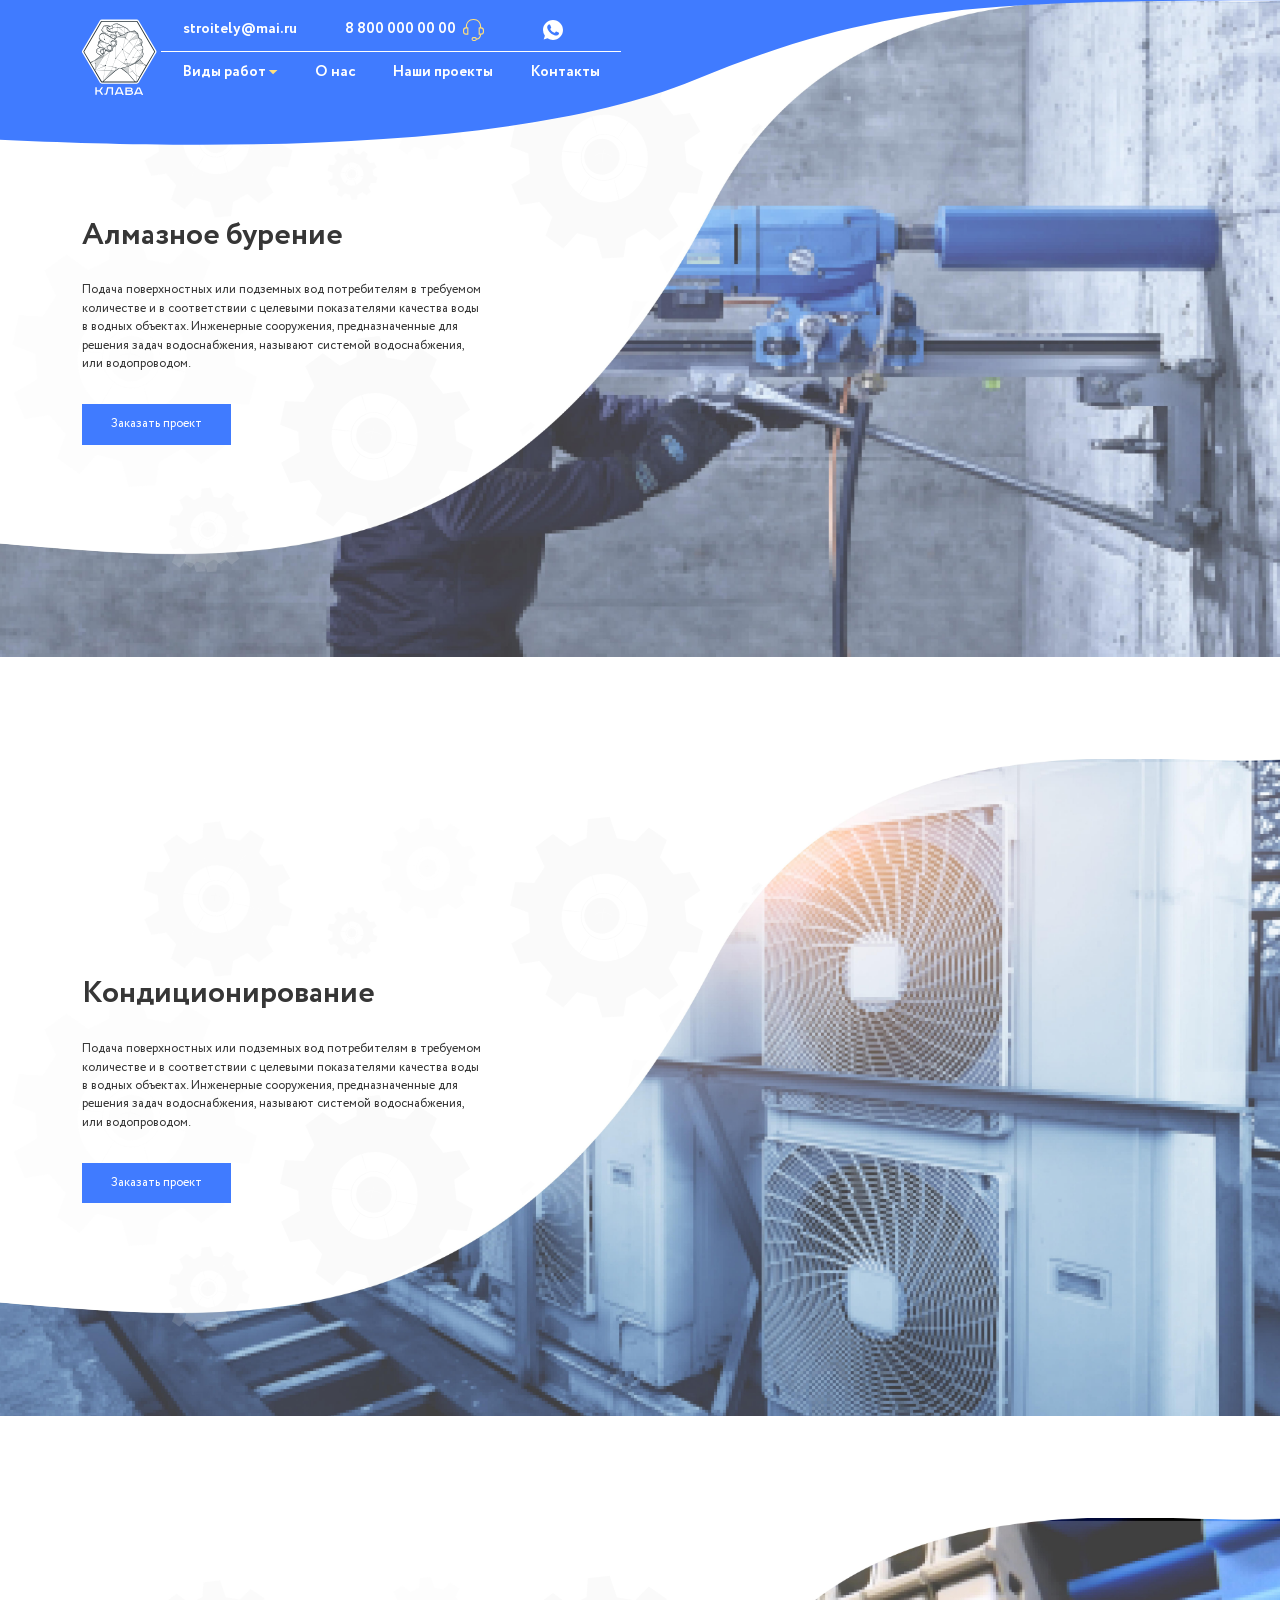
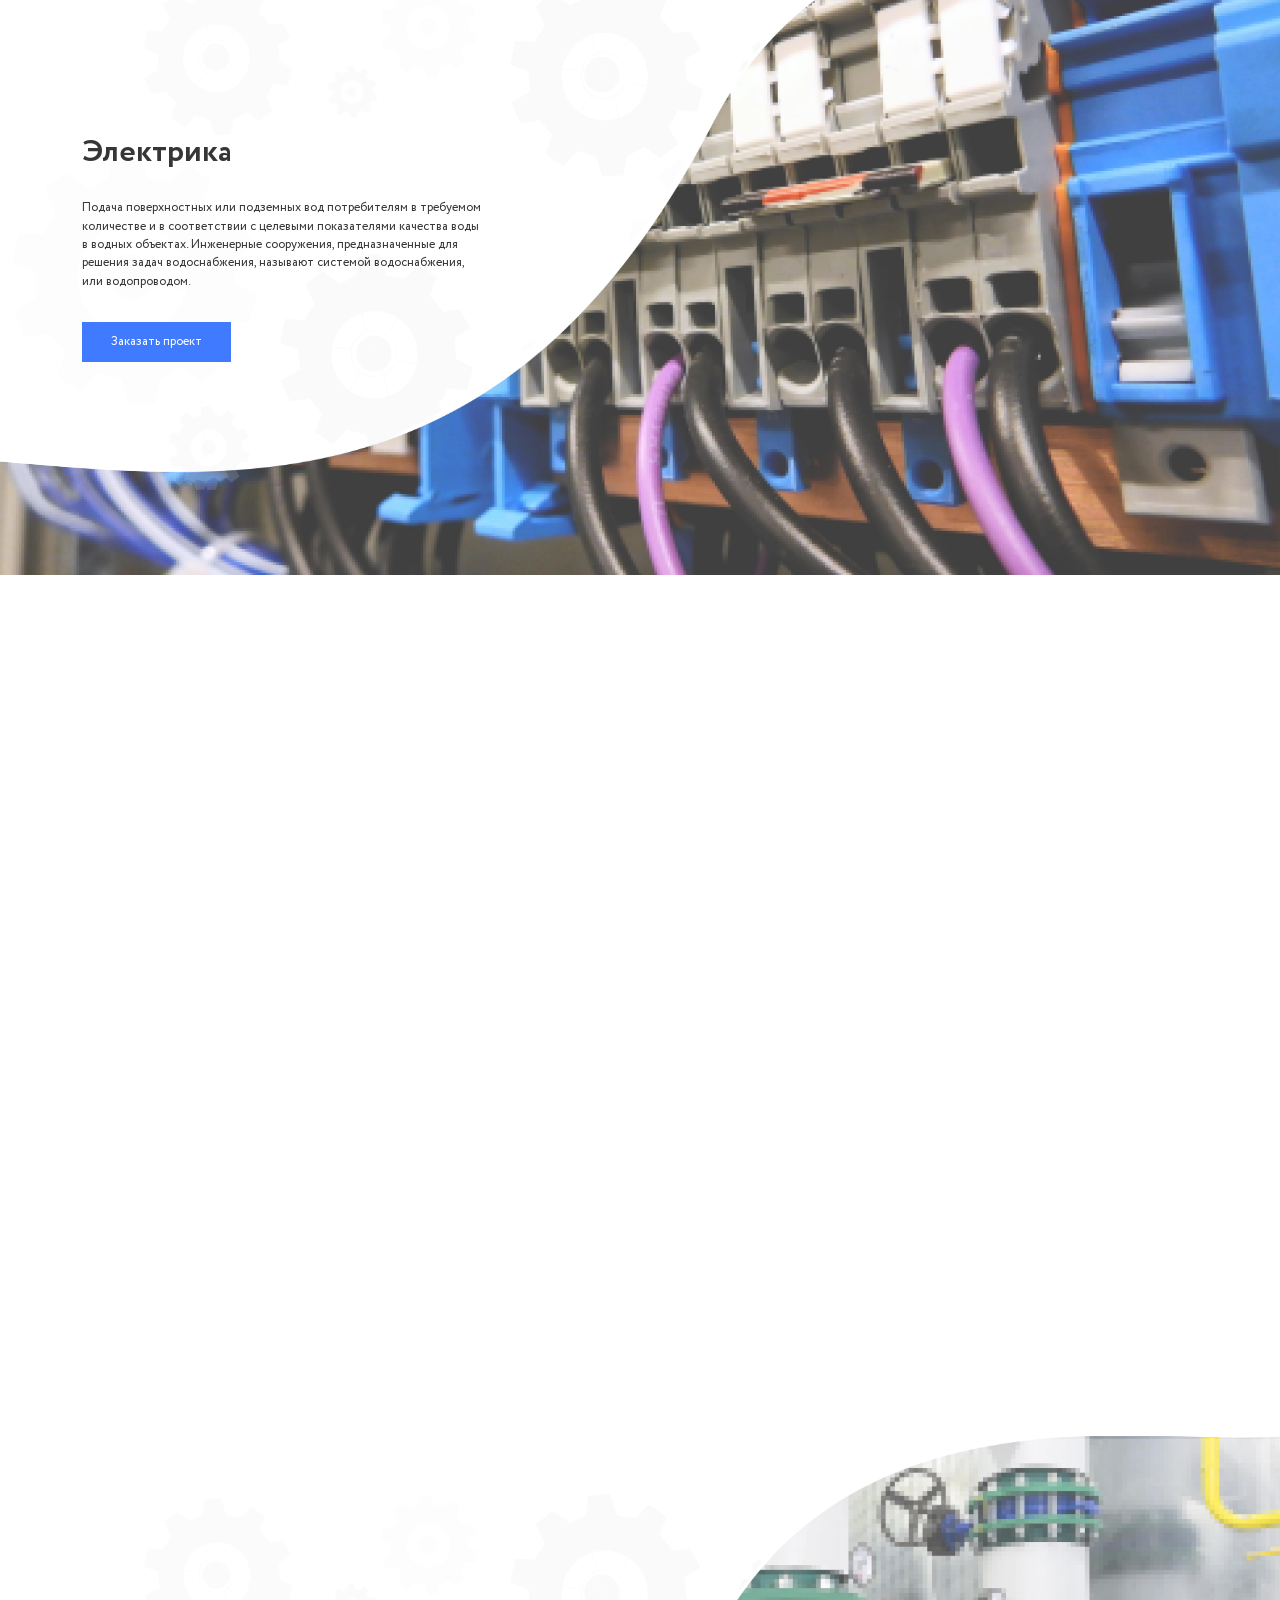
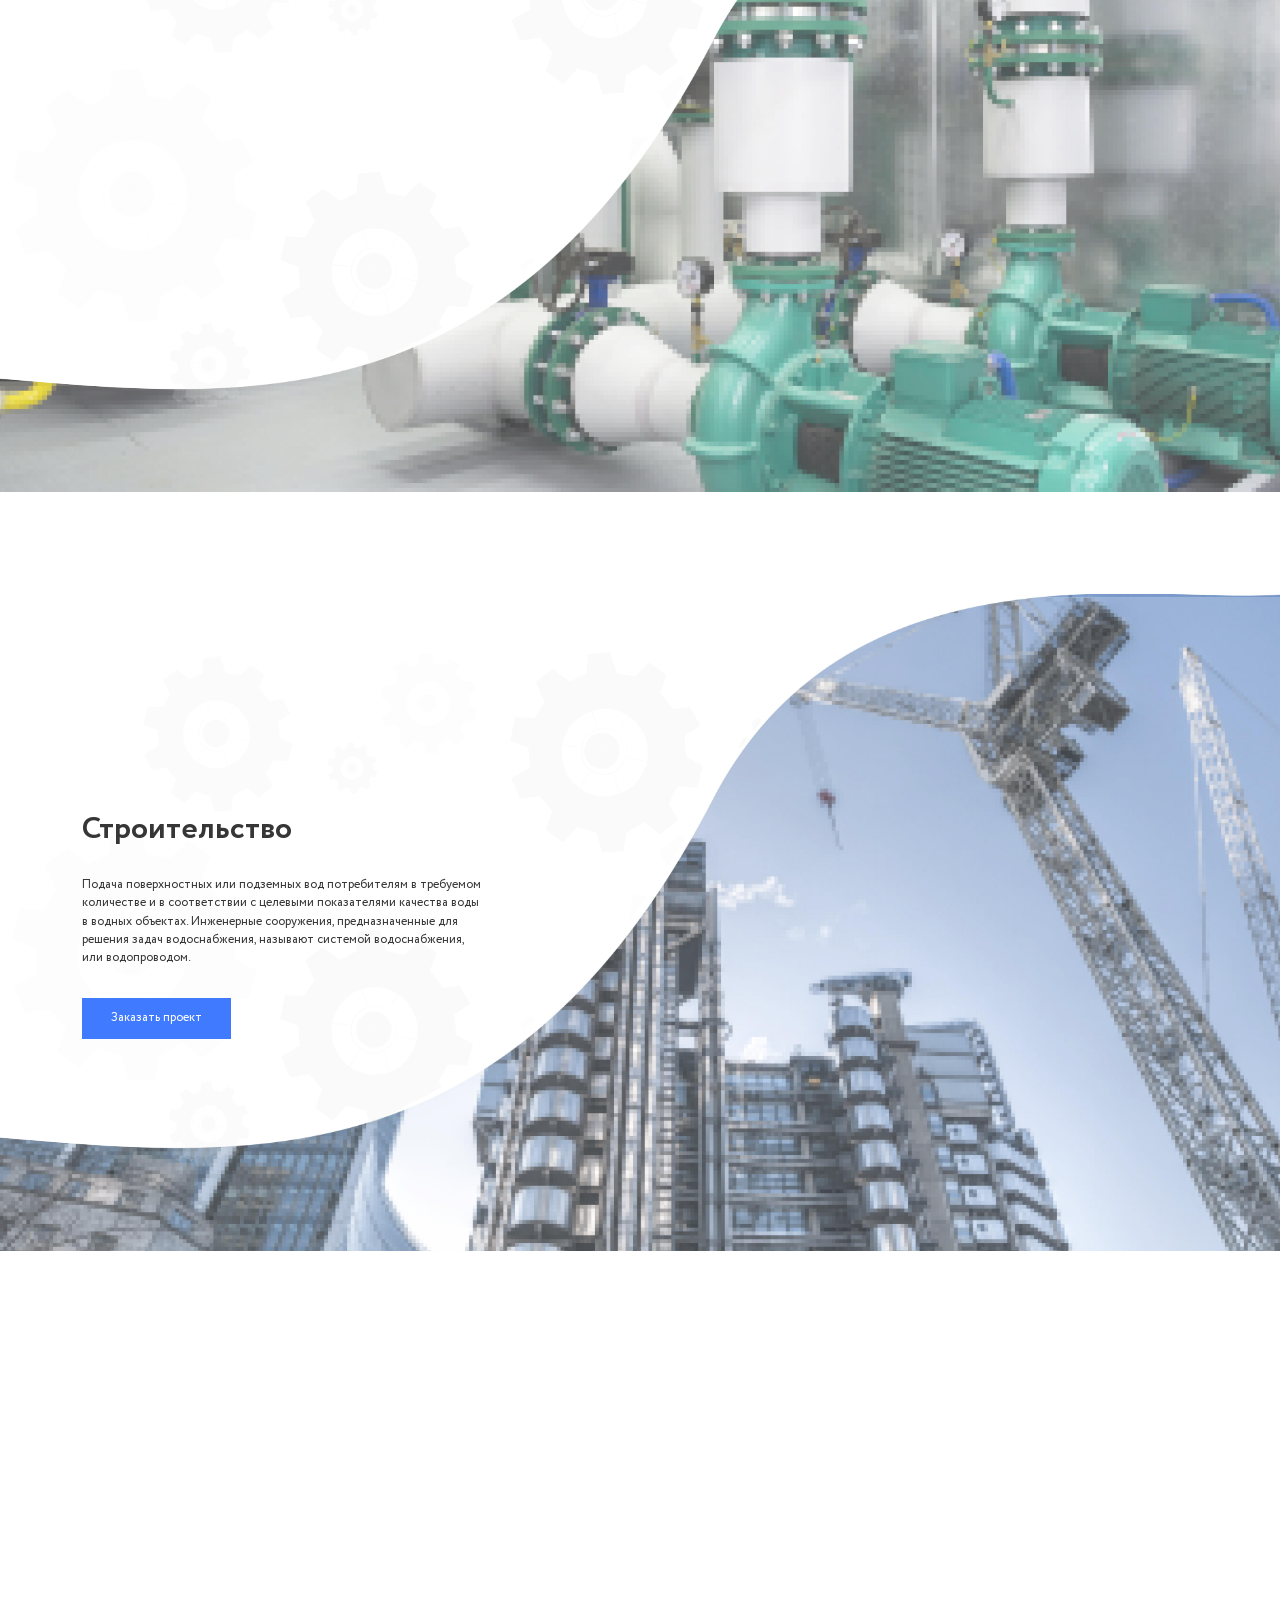
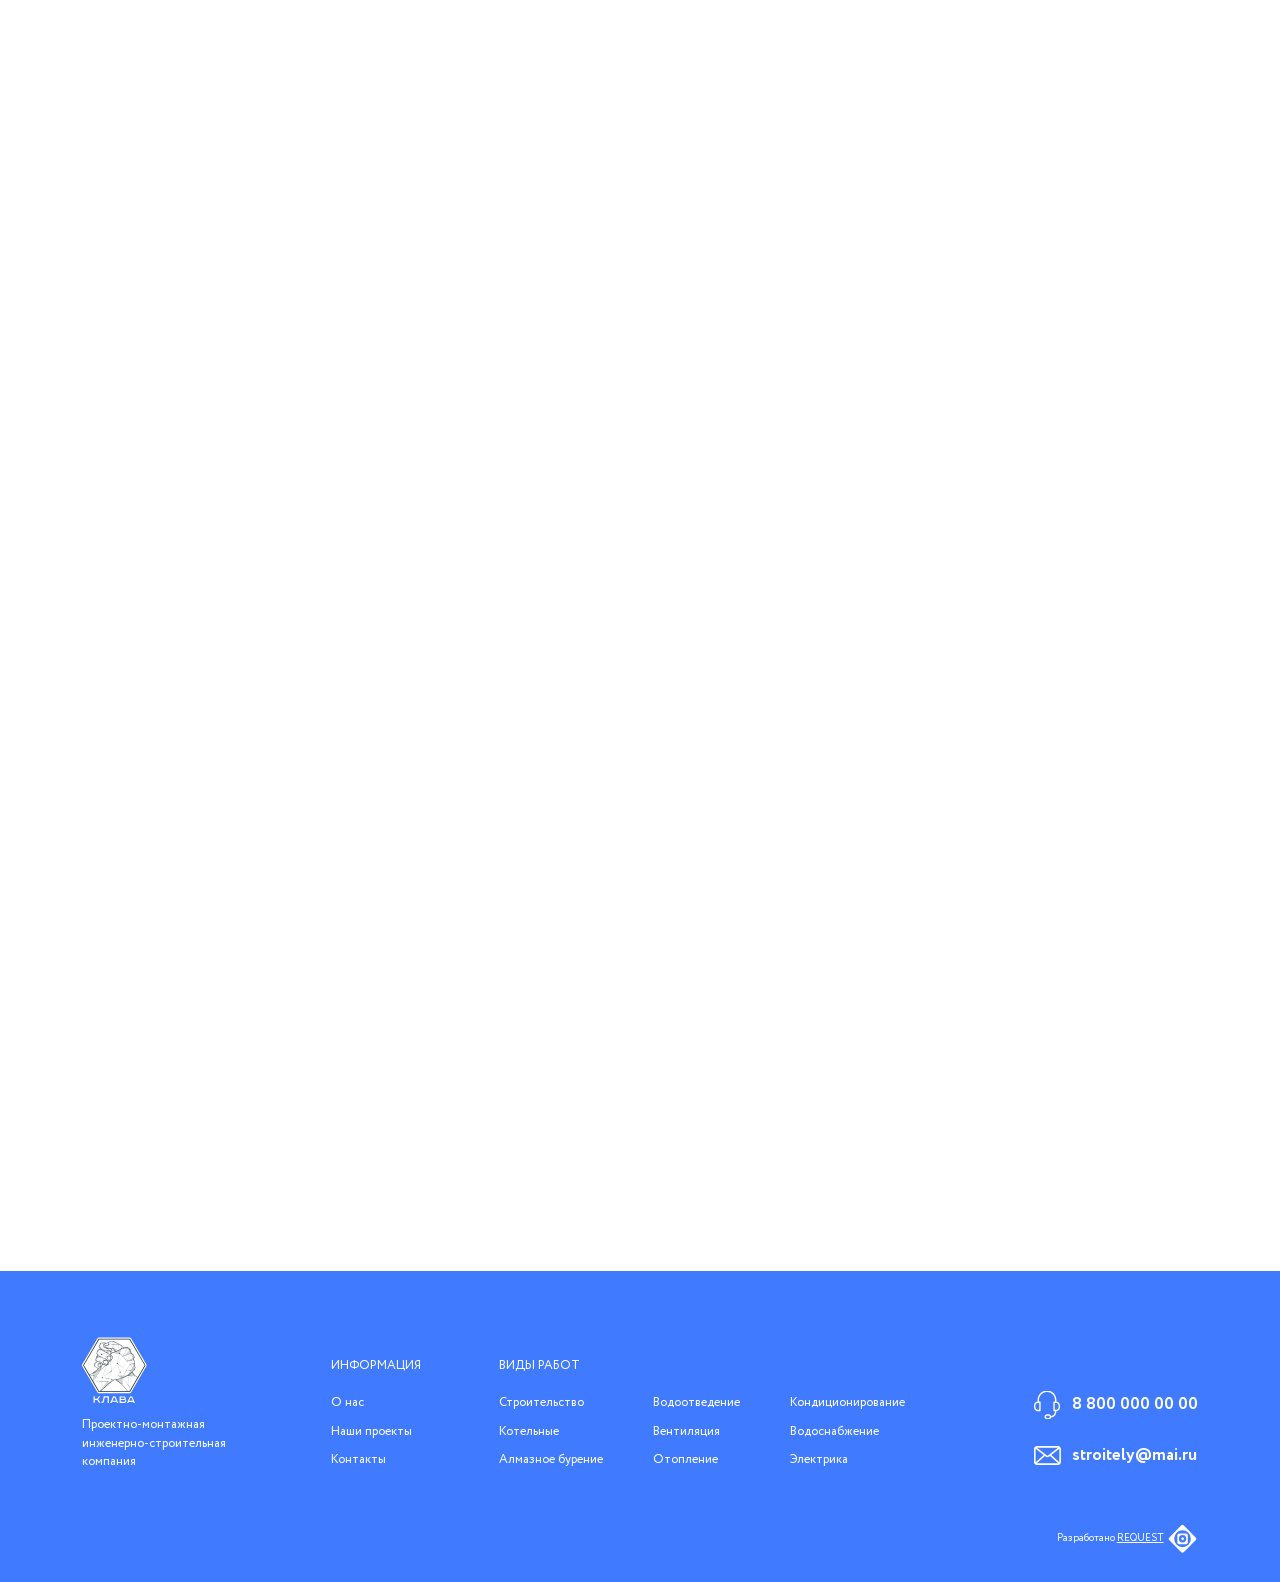
<file: src/service-banners.html>
<!DOCTYPE html>
<html lang="ru">

<head>
	<meta charset="utf-8">
	<meta name="viewport" content="width=device-width, initial-scale=1, shrink-to-fit=no">
	<meta name="description" content="another website">
	<link rel="icon" href="img/favicon.ico">
	<link rel="stylesheet" href="css/swiper.min.css">
	<link href="css/style.css" rel="stylesheet">
	<script src="js/swiper.min.js"></script>
	<title>title</title>

</head>

<body>
	<div class="body-page">
		<header class="header">
			<div class="container">
				<div class="header__inner">
					<div class="burger">
						<span></span>
						<span></span>
						<span></span>
						<div class="burger__x"></div>
					</div>
					<a href="" class="logo header__logo">
						<img src="img/logo.svg" alt="">
					</a>
					<div class="header__content">
						<div class="header__top">
							<div class="contact header__contact">
								<a href="" class="contact__item contact__item--mail">stroitely@mai.ru</a>
								<a href="" class="contact__item contact__item--tel">8 800 000 00 00</a>
								<a href="" class="contact__item contact__item--whatsapp">8 800 000 00 00 whatsapp</a>
							</div>
						</div>
						<nav class="nav header__nav">
							<ul class="nav__list">
								<li class="nav__item drop">
									<a href="">Виды работ</a><span class="nav__arrow"></span>
									<div class="nav-drop">
										<ul class="nav-drop__inner">
											<li class="nav-drop__col">
												<div class="nav-drop__item">
													<div class="nav-drop__icon">
														<img src="img/pipeline.svg" alt="">
													</div>
													<div class="nav-drop__content">
														<a href="">Водоотведение</a>
														<span class="nav__arrow"></span>
														<ul class="nav-drop__list">
															<li>
																<a href="">Водоотведение</a>
															</li>
															<li>
																<a href="">Водоотведение</a>
															</li>
															<li>
																<a href="">Водоотведение</a>
															</li>
															<li>
																<a href="">Водоотведение</a>
															</li>
														</ul>
													</div>
												</div>
												<div class="nav-drop__item">
													<div class="nav-drop__icon">
														<img src="img/boiler.svg" alt="">
													</div>
													<div class="nav-drop__content">
														<a href="">Котельные</a>
														<span class="nav__arrow"></span>
														<ul class="nav-drop__list">
															<li>
																<a href="">Водоотведение</a>
															</li>
															<li>
																<a href="">Водоотведение</a>
															</li>
														</ul>
													</div>
												</div>
												<div class="nav-drop__item">
													<div class="nav-drop__icon">
														<img src="img/gear.svg" alt="">
													</div>
													<div class="nav-drop__content">
														<a href="">Алмазное бурение</a>
														<span class="nav__arrow"></span>
														<ul class="nav-drop__list">
															<li>
																<a href="">Водоотведение</a>
															</li>
															<li>
																<a href="">Водоотведение</a>
															</li>
														</ul>
													</div>
												</div>
												<div class="nav-drop__item">
													<div class="nav-drop__icon">
														<img src="img/tap.svg" alt="">
													</div>
													<div class="nav-drop__content">
														<a href="">Водоснабжение</a>
														<span class="nav__arrow"></span>
														<ul class="nav-drop__list">
															<li>
																<a href="">Водоотведение</a>
															</li>
															<li>
																<a href="">Водоотведение</a>
															</li>
														</ul>
													</div>
												</div>
											</li>
											<li class="nav-drop__col">
												<div class="nav-drop__item">
													<div class="nav-drop__icon">
														<img src="img/heating.svg" alt="">
													</div>
													<div class="nav-drop__content">
														<a href="">Отопление</a>
														<span class="nav__arrow"></span>
														<ul class="nav-drop__list">
															<li>
																<a href="">Водоотведение</a>
															</li>
															<li>
																<a href="">Водоотведение</a>
															</li>
														</ul>
													</div>
												</div>
												<div class="nav-drop__item">
													<div class="nav-drop__icon">
														<img src="img/ventilation.svg" alt="">
													</div>
													<div class="nav-drop__content">
														<a href="">Вентиляция</a>
														<span class="nav__arrow"></span>
														<ul class="nav-drop__list">
															<li>
																<a href="">Водоотведение</a>
															</li>
															<li>
																<a href="">Водоотведение</a>
															</li>
															<li>
																<a href="">Водоотведение</a>
															</li>
														</ul>
													</div>
												</div>
												<div class="nav-drop__item">
													<div class="nav-drop__icon">
														<img src="img/air-conditioner.svg" alt="">
													</div>
													<div class="nav-drop__content">
														<a href="">Кондициониро-вание</a>
														<span class="nav__arrow"></span>
														<ul class="nav-drop__list">
															<li>
																<a href="">Водоотведение</a>
															</li>
															<li>
																<a href="">Водоотведение</a>
															</li>
														</ul>
													</div>
												</div>
											</li>
											<li class="nav-drop__col">
												<div class="nav-drop__item">
													<div class="nav-drop__icon">
														<img src="img/harbor-crane.svg" alt="">
													</div>
													<div class="nav-drop__content">
														<a href="">Строительство</a>
														<span class="nav__arrow"></span>
														<ul class="nav-drop__list">
															<li>
																<a href="">Водоотведение</a>
															</li>
															<li>
																<a href="">Водоотведение</a>
															</li>
															<li>
																<a href="">Водоотведение</a>
															</li>
															<li>
																<a href="">Водоотведение</a>
															</li>
															<li>
																<a href="">Водоотведение</a>
															</li>
															<li>
																<a href="">Водоотведение</a>
															</li>
														</ul>
													</div>
												</div>
												<div class="nav-drop__item">
													<div class="nav-drop__icon">
														<img src="img/electric.svg" alt="">
													</div>
													<div class="nav-drop__content">
														<a href="">Электрика</a>
														<span class="nav__arrow"></span>
														<ul class="nav-drop__list">
															<li>
																<a href="">Водоотведение</a>
															</li>
															<li>
																<a href="">Водоотведение</a>
															</li>
															<li>
																<a href="">Водоотведение</a>
															</li>
															<li>
																<a href="">Водоотведение</a>
															</li>
															<li>
																<a href="">Водоотведение</a>
															</li>
														</ul>
													</div>
												</div>
											</li>
										</ul>
									</div>
								</li>
								<li class="nav__item">
									<a href="">О нас</a>
								</li>
								<li class="nav__item">
									<a href="">Наши проекты</a>
								</li>
								<li class="nav__item">
									<a href="">Контакты</a>
								</li>
							</ul>
						</nav>
					</div>
					<div class="mob-tel">

					</div>
				</div>
			</div>
		</header>
		<main class="main">
			<section class="banner-service">
				<div class="banner-service__img wow fadeIn slower">
					<img src="img/services-1.jpg" alt="">
				</div>
				<div class="container">
					<div class="banner-service__inner">
						<div class="banner-text banner-text--left wow fadeIn slower">
							<p class="h h-45-30 banner-text__title">Алмазное бурение</p>
							<p class="banner-text__subtitle">Подача поверхностных или подземных вод потребителям в требуемом количестве и в соответствии с целевыми показателями качества воды в водных объектах. Инженерные сооружения, предназначенные для решения задач водоснабжения, называют системой водоснабжения, или водопроводом.</p>
							<a href="" class="btn banner-service__btn">Заказать проект</a>
						</div>
					</div>
				</div>
				<div class="banner-service__img-mob wow fadeIn slower">
					<img src="img/banner-water-mob.jpg" alt="">
				</div>
			</section>
			<section class="banner-service">
				<div class="banner-service__img wow fadeIn slower">
					<img src="img/services-2.jpg" alt="">
				</div>
				<div class="container">
					<div class="banner-service__inner">
						<div class="banner-text banner-text--left wow fadeIn slower">
							<p class="h h-45-30 banner-text__title">Кондиционирование</p>
							<p class="banner-text__subtitle">Подача поверхностных или подземных вод потребителям в требуемом количестве и в соответствии с целевыми показателями качества воды в водных объектах. Инженерные сооружения, предназначенные для решения задач водоснабжения, называют системой водоснабжения, или водопроводом.</p>
							<a href="" class="btn banner-service__btn">Заказать проект</a>
						</div>
					</div>
				</div>
				<div class="banner-service__img-mob wow fadeIn slower">
					<img src="img/banner-water-mob.jpg" alt="">
				</div>
			</section>
			<section class="banner-service">
				<div class="banner-service__img wow fadeIn slower">
					<img src="img/services-3.jpg" alt="">
				</div>
				<div class="container">
					<div class="banner-service__inner">
						<div class="banner-text banner-text--left wow fadeIn slower">
							<p class="h h-45-30 banner-text__title">Электрика</p>
							<p class="banner-text__subtitle">Подача поверхностных или подземных вод потребителям в требуемом количестве и в соответствии с целевыми показателями качества воды в водных объектах. Инженерные сооружения, предназначенные для решения задач водоснабжения, называют системой водоснабжения, или водопроводом.</p>
							<a href="" class="btn banner-service__btn">Заказать проект</a>
						</div>
					</div>
				</div>
				<div class="banner-service__img-mob wow fadeIn slower">
					<img src="img/banner-water-mob.jpg" alt="">
				</div>
			</section>
			<section class="banner-service">
				<div class="banner-service__img wow fadeIn slower">
					<img src="img/services-4.jpg" alt="">
				</div>
				<div class="container">
					<div class="banner-service__inner">
						<div class="banner-text banner-text--left wow fadeIn slower">
							<p class="h h-45-30 banner-text__title">Вентиляция</p>
							<p class="banner-text__subtitle">Подача поверхностных или подземных вод потребителям в требуемом количестве и в соответствии с целевыми показателями качества воды в водных объектах. Инженерные сооружения, предназначенные для решения задач водоснабжения, называют системой водоснабжения, или водопроводом.</p>
							<a href="" class="btn banner-service__btn">Заказать проект</a>
						</div>
					</div>
				</div>
				<div class="banner-service__img-mob wow fadeIn slower">
					<img src="img/banner-water-mob.jpg" alt="">
				</div>
			</section>
			<section class="banner-service">
				<div class="banner-service__img wow fadeIn slower">
					<img src="img/services-5.jpg" alt="">
				</div>
				<div class="container">
					<div class="banner-service__inner">
						<div class="banner-text banner-text--left wow fadeIn slower">
							<p class="h h-45-30 banner-text__title">Котельные</p>
							<p class="banner-text__subtitle">Подача поверхностных или подземных вод потребителям в требуемом количестве и в соответствии с целевыми показателями качества воды в водных объектах. Инженерные сооружения, предназначенные для решения задач водоснабжения, называют системой водоснабжения, или водопроводом.</p>
							<a href="" class="btn banner-service__btn">Заказать проект</a>
						</div>
					</div>
				</div>
				<div class="banner-service__img-mob wow fadeIn slower">
					<img src="img/banner-water-mob.jpg" alt="">
				</div>
			</section>
			<section class="banner-service">
				<div class="banner-service__img wow fadeIn slower">
					<img src="img/services-6.jpg" alt="">
				</div>
				<div class="container">
					<div class="banner-service__inner">
						<div class="banner-text banner-text--left wow fadeIn slower">
							<p class="h h-45-30 banner-text__title">Строительство</p>
							<p class="banner-text__subtitle">Подача поверхностных или подземных вод потребителям в требуемом количестве и в соответствии с целевыми показателями качества воды в водных объектах. Инженерные сооружения, предназначенные для решения задач водоснабжения, называют системой водоснабжения, или водопроводом.</p>
							<a href="" class="btn banner-service__btn">Заказать проект</a>
						</div>
					</div>
				</div>
				<div class="banner-service__img-mob wow fadeIn slower">
					<img src="img/banner-water-mob.jpg" alt="">
				</div>
			</section>
			<section class="banner-service">
				<div class="banner-service__img wow fadeIn slower">
					<img src="img/services-7.jpg" alt="">
				</div>
				<div class="container">
					<div class="banner-service__inner">
						<div class="banner-text banner-text--left wow fadeIn slower">
							<p class="h h-45-30 banner-text__title">Отопление</p>
							<p class="banner-text__subtitle">Подача поверхностных или подземных вод потребителям в требуемом количестве и в соответствии с целевыми показателями качества воды в водных объектах. Инженерные сооружения, предназначенные для решения задач водоснабжения, называют системой водоснабжения, или водопроводом.</p>
							<a href="" class="btn banner-service__btn">Заказать проект</a>
						</div>
					</div>
				</div>
				<div class="banner-service__img-mob wow fadeIn slower">
					<img src="img/banner-water-mob.jpg" alt="">
				</div>
			</section>
			<section class="banner-service">
				<div class="banner-service__img wow fadeIn slower">
					<img src="img/services-8.jpg" alt="">
				</div>
				<div class="container">
					<div class="banner-service__inner">
						<div class="banner-text banner-text--left wow fadeIn slower">
							<p class="h h-45-30 banner-text__title">Водоотведение</p>
							<p class="banner-text__subtitle">Подача поверхностных или подземных вод потребителям в требуемом количестве и в соответствии с целевыми показателями качества воды в водных объектах. Инженерные сооружения, предназначенные для решения задач водоснабжения, называют системой водоснабжения, или водопроводом.</p>
							<a href="" class="btn banner-service__btn">Заказать проект</a>
						</div>
					</div>
				</div>
				<div class="banner-service__img-mob wow fadeIn slower">
					<img src="img/banner-water-mob.jpg" alt="">
				</div>
			</section>
		</main>
		<footer class="footer">
			<div class="container">
				<div class="footer__inner">
					<a class="logo footer__logo">
						<img src="img/logo.svg" alt="">
						<p class="text">Проектно-монтажная инженерно-строительная компания</p>
					</a>
					<div class="footer__content">
						<div class="footer__item">
							<p class="footer__title">Информация</p>
							<ul class="footer__list">
								<li class="footer__li">
									<a href="">О нас</a>
								</li>
								<li class="footer__li">
									<a href="">Наши проекты</a>
								</li>
								<li class="footer__li">
									<a href="">Контакты</a>
								</li>
							</ul>
						</div>
						<div class="footer__item">
							<p class="footer__title">Виды работ</p>
							<ul class="footer__list footer__list--big">
								<li class="footer__li">
									<a href="">Строительство</a>
								</li>
								<li class="footer__li">
									<a href="">Котельные</a>
								</li>
								<li class="footer__li">
									<a href="">Алмазное бурение</a>
								</li>
								<li class="footer__li">
									<a href="">Водоотведение</a>
								</li>
								<li class="footer__li">
									<a href="">Вентиляция</a>
								</li>
								<li class="footer__li">
									<a href="">Отопление</a>
								</li>
								<li class="footer__li">
									<a href="">Кондиционирование</a>
								</li>
								<li class="footer__li">
									<a href="">Водоснабжение</a>
								</li>
								<li class="footer__li">
									<a href="">Электрика</a>
								</li>
							</ul>
						</div>
					</div>
					<div class="footer-contact">
							<a href="" class="footer-contact__item footer-contact__item--tel">8 800 000 00 00</a>
							<a href="" class="footer-contact__item footer-contact__item--mail">stroitely@mai.ru</a>
					</div>
				</div>
				<div class="footer__bottom">
					<p class="made">
						<span>Разработано <a href=""> REQUEST</a></span> 
					</p>
				</div>
			</div>
		</footer>
	</div>
	<link rel="stylesheet" href="css/animate.min.css">
	<script src="js/wow.min.js"></script>
	<script src="js/main.js"></script>
	<script>
		new WOW().init();
	</script>
</body>

</html>
</file>
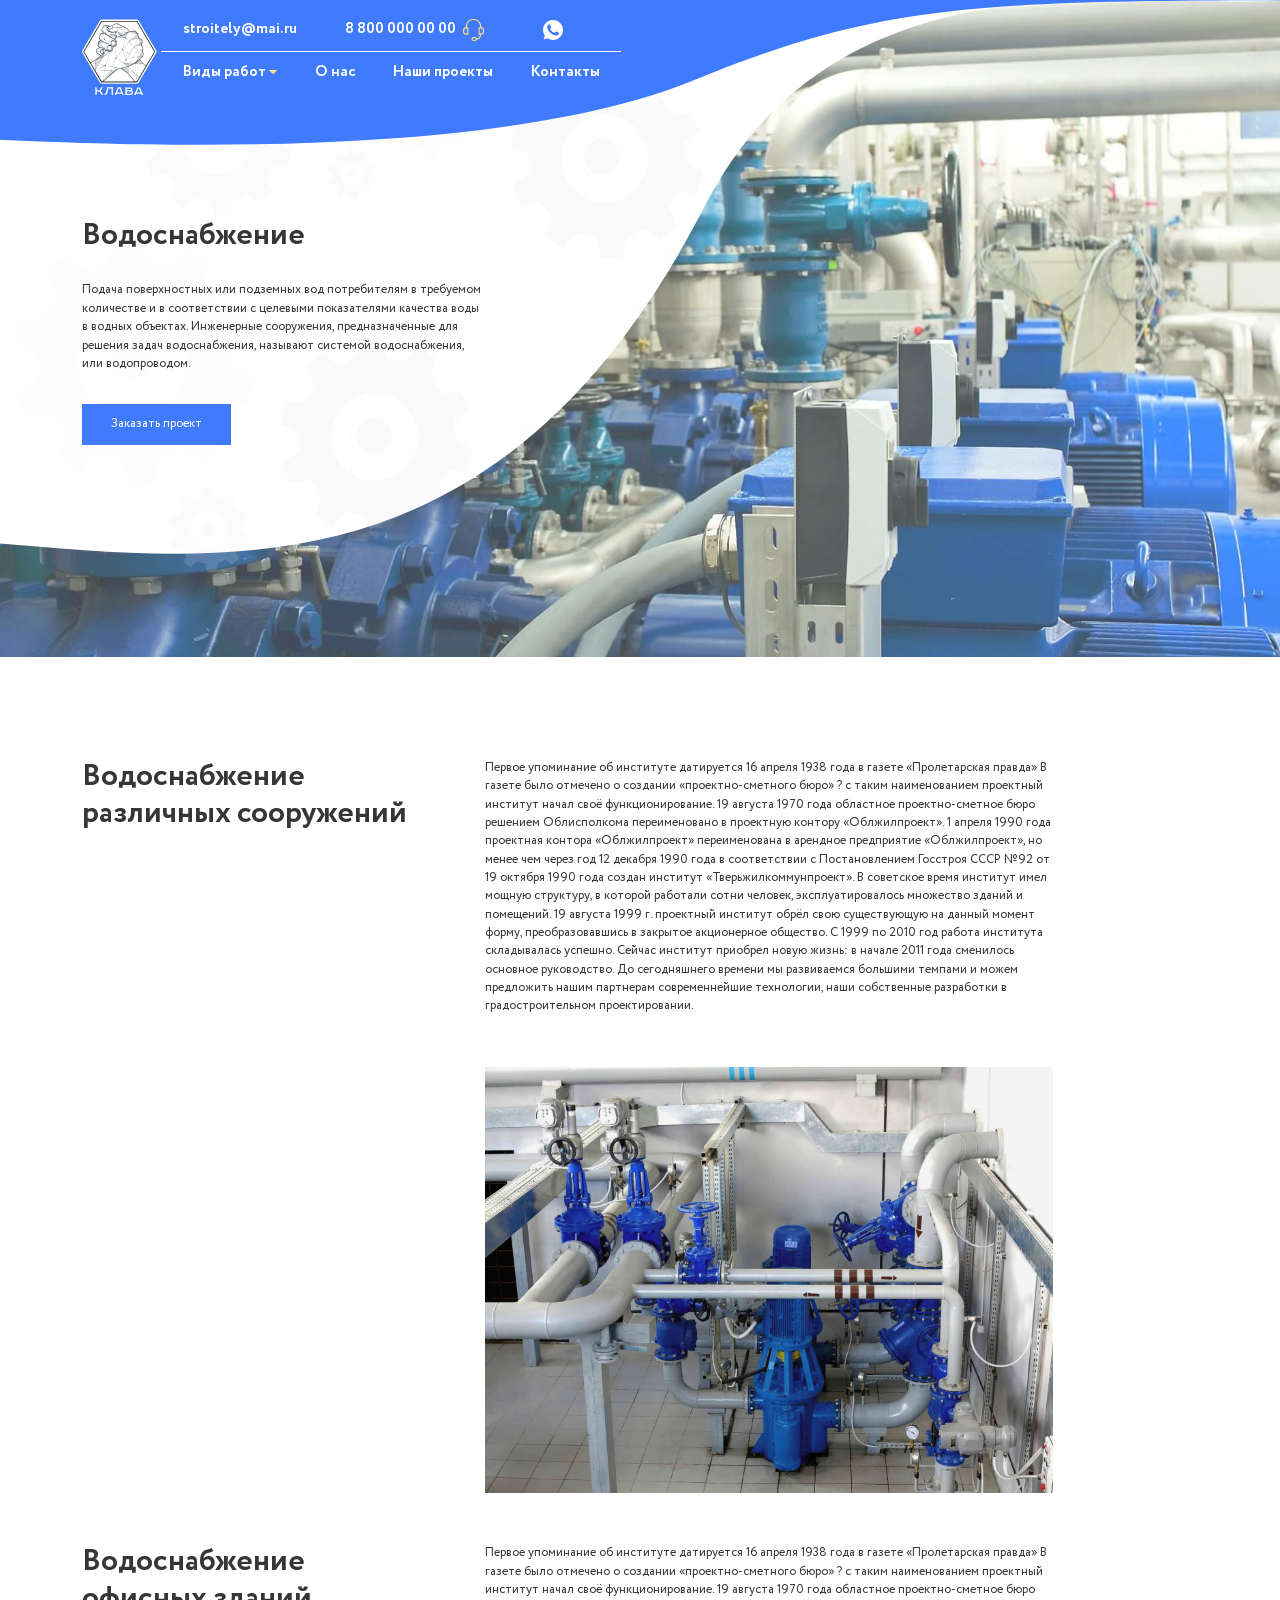
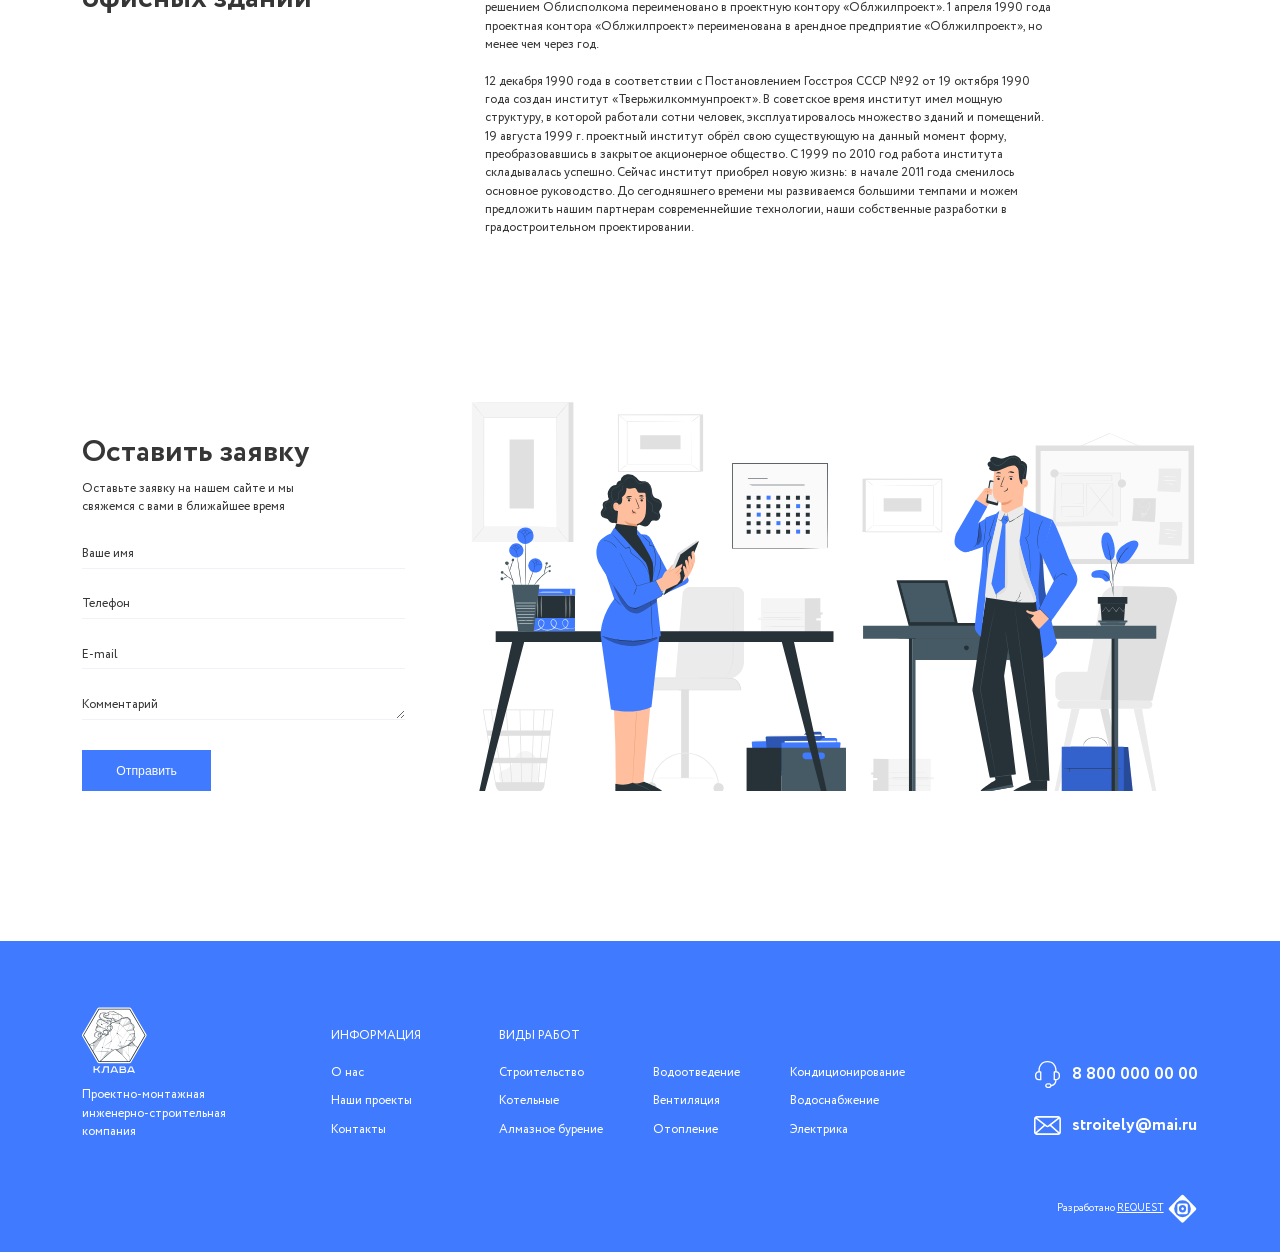
<file: src/service.html>
<!DOCTYPE html>
<html lang="ru">

<head>
	<meta charset="utf-8">
	<meta name="viewport" content="width=device-width, initial-scale=1, shrink-to-fit=no">
	<meta name="description" content="another website">
	<link rel="icon" href="img/favicon.ico">
	<link rel="stylesheet" href="css/swiper.min.css">
	<link href="css/style.css" rel="stylesheet">
	<script src="js/swiper.min.js"></script>
	<title>title</title>

</head>

<body>
	<div class="body-page">
		<header class="header">
			<div class="container">
				<div class="header__inner">
					<div class="burger">
						<span></span>
						<span></span>
						<span></span>
						<div class="burger__x"></div>
					</div>
					<a href="" class="logo header__logo">
						<img src="img/logo.svg" alt="">
					</a>
					<div class="header__content">
						<div class="header__top">
							<div class="contact header__contact">
								<a href="" class="contact__item contact__item--mail">stroitely@mai.ru</a>
								<a href="" class="contact__item contact__item--tel">8 800 000 00 00</a>
								<a href="" class="contact__item contact__item--whatsapp">8 800 000 00 00 whatsapp</a>
							</div>
						</div>
						<nav class="nav header__nav">
							<ul class="nav__list">
								<li class="nav__item drop">
									<a href="">Виды работ</a><span class="nav__arrow"></span>
									<div class="nav-drop">
										<ul class="nav-drop__inner">
											<li class="nav-drop__col">
												<div class="nav-drop__item">
													<div class="nav-drop__icon">
														<img src="img/pipeline.svg" alt="">
													</div>
													<div class="nav-drop__content">
														<a href="">Водоотведение</a>
														<span class="nav__arrow"></span>
														<ul class="nav-drop__list">
															<li>
																<a href="">Водоотведение</a>
															</li>
															<li>
																<a href="">Водоотведение</a>
															</li>
															<li>
																<a href="">Водоотведение</a>
															</li>
															<li>
																<a href="">Водоотведение</a>
															</li>
														</ul>
													</div>
												</div>
												<div class="nav-drop__item">
													<div class="nav-drop__icon">
														<img src="img/boiler.svg" alt="">
													</div>
													<div class="nav-drop__content">
														<a href="">Котельные</a>
														<span class="nav__arrow"></span>
														<ul class="nav-drop__list">
															<li>
																<a href="">Водоотведение</a>
															</li>
															<li>
																<a href="">Водоотведение</a>
															</li>
														</ul>
													</div>
												</div>
												<div class="nav-drop__item">
													<div class="nav-drop__icon">
														<img src="img/gear.svg" alt="">
													</div>
													<div class="nav-drop__content">
														<a href="">Алмазное бурение</a>
														<span class="nav__arrow"></span>
														<ul class="nav-drop__list">
															<li>
																<a href="">Водоотведение</a>
															</li>
															<li>
																<a href="">Водоотведение</a>
															</li>
														</ul>
													</div>
												</div>
												<div class="nav-drop__item">
													<div class="nav-drop__icon">
														<img src="img/tap.svg" alt="">
													</div>
													<div class="nav-drop__content">
														<a href="">Водоснабжение</a>
														<span class="nav__arrow"></span>
														<ul class="nav-drop__list">
															<li>
																<a href="">Водоотведение</a>
															</li>
															<li>
																<a href="">Водоотведение</a>
															</li>
														</ul>
													</div>
												</div>
											</li>
											<li class="nav-drop__col">
												<div class="nav-drop__item">
													<div class="nav-drop__icon">
														<img src="img/heating.svg" alt="">
													</div>
													<div class="nav-drop__content">
														<a href="">Отопление</a>
														<span class="nav__arrow"></span>
														<ul class="nav-drop__list">
															<li>
																<a href="">Водоотведение</a>
															</li>
															<li>
																<a href="">Водоотведение</a>
															</li>
														</ul>
													</div>
												</div>
												<div class="nav-drop__item">
													<div class="nav-drop__icon">
														<img src="img/ventilation.svg" alt="">
													</div>
													<div class="nav-drop__content">
														<a href="">Вентиляция</a>
														<span class="nav__arrow"></span>
														<ul class="nav-drop__list">
															<li>
																<a href="">Водоотведение</a>
															</li>
															<li>
																<a href="">Водоотведение</a>
															</li>
															<li>
																<a href="">Водоотведение</a>
															</li>
														</ul>
													</div>
												</div>
												<div class="nav-drop__item">
													<div class="nav-drop__icon">
														<img src="img/air-conditioner.svg" alt="">
													</div>
													<div class="nav-drop__content">
														<a href="">Кондициониро-вание</a>
														<span class="nav__arrow"></span>
														<ul class="nav-drop__list">
															<li>
																<a href="">Водоотведение</a>
															</li>
															<li>
																<a href="">Водоотведение</a>
															</li>
														</ul>
													</div>
												</div>
											</li>
											<li class="nav-drop__col">
												<div class="nav-drop__item">
													<div class="nav-drop__icon">
														<img src="img/harbor-crane.svg" alt="">
													</div>
													<div class="nav-drop__content">
														<a href="">Строительство</a>
														<span class="nav__arrow"></span>
														<ul class="nav-drop__list">
															<li>
																<a href="">Водоотведение</a>
															</li>
															<li>
																<a href="">Водоотведение</a>
															</li>
															<li>
																<a href="">Водоотведение</a>
															</li>
															<li>
																<a href="">Водоотведение</a>
															</li>
															<li>
																<a href="">Водоотведение</a>
															</li>
															<li>
																<a href="">Водоотведение</a>
															</li>
														</ul>
													</div>
												</div>
												<div class="nav-drop__item">
													<div class="nav-drop__icon">
														<img src="img/electric.svg" alt="">
													</div>
													<div class="nav-drop__content">
														<a href="">Электрика</a>
														<span class="nav__arrow"></span>
														<ul class="nav-drop__list">
															<li>
																<a href="">Водоотведение</a>
															</li>
															<li>
																<a href="">Водоотведение</a>
															</li>
															<li>
																<a href="">Водоотведение</a>
															</li>
															<li>
																<a href="">Водоотведение</a>
															</li>
															<li>
																<a href="">Водоотведение</a>
															</li>
														</ul>
													</div>
												</div>
											</li>
										</ul>
									</div>
								</li>
								<li class="nav__item">
									<a href="">О нас</a>
								</li>
								<li class="nav__item">
									<a href="">Наши проекты</a>
								</li>
								<li class="nav__item">
									<a href="">Контакты</a>
								</li>
							</ul>
						</nav>
					</div>
					<div class="mob-tel">

					</div>
				</div>
			</div>
		</header>
		<main class="main">
			<section class="banner-service">
				<div class="banner-service__img wow fadeIn slower">
					<img src="img/banner-water-mob.jpg" alt="">
				</div>
				<div class="container">
					<div class="banner-service__inner">
						<div class="banner-text banner-text--left wow fadeIn slower">
							<p class="h h-45-30 banner-text__title">Водоснабжение</p>
							<p class="banner-text__subtitle">Подача поверхностных или подземных вод потребителям в требуемом количестве и в соответствии с целевыми показателями качества воды в водных объектах. Инженерные сооружения, предназначенные для решения задач водоснабжения, называют системой водоснабжения, или водопроводом.</p>
							<a href="" class="btn banner-service__btn">Заказать проект</a>
						</div>
					</div>
				</div>
				<div class="banner-service__img-mob wow fadeIn slower">
					<img src="img/banner-water-mob.jpg" alt="">
				</div>
			</section>
			<section class="content wow fadeIn slower">
				<div class="container">
					<div class="content__inner">
						<h2>Водоснабжение различных сооружений</h2>
						<p>Первое упоминание об институте датируется 16 апреля 1938 года в газете «Пролетарская правда» В газете было отмечено о создании «проектно-сметного бюро» ? с таким наименованием проектный институт начал своё функционирование. 19 августа 1970 года областное проектно-сметное бюро решением Облисполкома переименовано в проектную контору «Облжилпроект». 1 апреля 1990 года проектная контора «Облжилпроект» переименована в арендное предприятие «Облжилпроект», но менее чем через год 12 декабря 1990 года в соответствии с Постановлением Госстроя СССР №92 от 19 октября 1990 года создан институт «Тверьжилкоммунпроект».
						В советское время институт имел мощную структуру, в которой работали сотни человек, эксплуатировалось множество зданий и помещений.
						19 августа 1999 г. проектный институт обрёл свою существующую на данный момент форму, преобразовавшись в закрытое акционерное общество. С 1999 по 2010 год работа института складывалась успешно.
						Сейчас институт приобрел новую жизнь: в начале 2011 года сменилось основное руководство. До сегодняшнего времени мы развиваемся большими темпами и можем предложить нашим партнерам современнейшие технологии, наши собственные разработки в градостроительном проектировании.</p>
						<figure>
							<img src="img/content-img.jpg" alt="">
						</figure>
						<h2>Водоснабжение офисных зданий</h2>
						<p>Первое упоминание об институте датируется 16 апреля 1938 года в газете «Пролетарская правда» В газете было отмечено о создании «проектно-сметного бюро» ? с таким наименованием проектный институт начал своё функционирование. 19 августа 1970 года областное проектно-сметное бюро решением Облисполкома переименовано в проектную контору «Облжилпроект». 1 апреля 1990 года проектная контора «Облжилпроект» переименована в арендное предприятие «Облжилпроект», но менее чем через год. </p>
						<p>12 декабря 1990 года в соответствии с Постановлением Госстроя СССР №92 от 19 октября 1990 года создан институт «Тверьжилкоммунпроект».
						В советское время институт имел мощную структуру, в которой работали сотни человек, эксплуатировалось множество зданий и помещений.
						19 августа 1999 г. проектный институт обрёл свою существующую на данный момент форму, преобразовавшись в закрытое акционерное общество. С 1999 по 2010 год работа института складывалась успешно.
						Сейчас институт приобрел новую жизнь: в начале 2011 года сменилось основное руководство. До сегодняшнего времени мы развиваемся большими темпами и можем предложить нашим партнерам современнейшие технологии, наши собственные разработки в градостроительном проектировании.</p>
					</div>
				</div>
			</section>
			<section class="request wow fadeIn slower">
				<div class="container request__container">
					<div class="request__content">
						<p class="h h-45-30 request__main-title wow fadeIn slower">Оставить заявку</p>
						<p class="request__text wow fadeIn slower">Оставьте заявку на нашем сайте и мы свяжемся с вами в ближайшее время</p>
						<form action="" class="form request__form">
							<div class="form__item wow fadeIn slower">
								<input type="text">
								<span class="form__placeholder">Ваше имя</span>
							</div>
							<div class="form__item wow fadeIn slower">
								<input type="text">
								<span class="form__placeholder">Телефон</span>
							</div>
							<div class="form__item wow fadeIn slower">
								<input type="text">
								<span class="form__placeholder">E-mail</span>
							</div>
							<div class="form__item wow fadeIn slower">
								<textarea name="" ></textarea>
								<span class="form__placeholder">Комментарий</span>
							</div>
							<div class="form__button wow fadeIn slower">
								<button class="btn">Oтправить</button>
							</div>
							<div class="form__msg">
								<div class="form__msg-inner">
									<p class="h h-45-30">Заявка отправлена!</p>
									<a href="" class="form__close">Закрыть</a>
								</div>
							</div>
						</form>
					</div>
				</div>
			</section>
		</main>
		<footer class="footer">
			<div class="container">
				<div class="footer__inner">
					<a class="logo footer__logo">
						<img src="img/logo.svg" alt="">
						<p class="text">Проектно-монтажная инженерно-строительная компания</p>
					</a>
					<div class="footer__content">
						<div class="footer__item">
							<p class="footer__title">Информация</p>
							<ul class="footer__list">
								<li class="footer__li">
									<a href="">О нас</a>
								</li>
								<li class="footer__li">
									<a href="">Наши проекты</a>
								</li>
								<li class="footer__li">
									<a href="">Контакты</a>
								</li>
							</ul>
						</div>
						<div class="footer__item">
							<p class="footer__title">Виды работ</p>
							<ul class="footer__list footer__list--big">
								<li class="footer__li">
									<a href="">Строительство</a>
								</li>
								<li class="footer__li">
									<a href="">Котельные</a>
								</li>
								<li class="footer__li">
									<a href="">Алмазное бурение</a>
								</li>
								<li class="footer__li">
									<a href="">Водоотведение</a>
								</li>
								<li class="footer__li">
									<a href="">Вентиляция</a>
								</li>
								<li class="footer__li">
									<a href="">Отопление</a>
								</li>
								<li class="footer__li">
									<a href="">Кондиционирование</a>
								</li>
								<li class="footer__li">
									<a href="">Водоснабжение</a>
								</li>
								<li class="footer__li">
									<a href="">Электрика</a>
								</li>
							</ul>
						</div>
					</div>
					<div class="footer-contact">
							<a href="" class="footer-contact__item footer-contact__item--tel">8 800 000 00 00</a>
							<a href="" class="footer-contact__item footer-contact__item--mail">stroitely@mai.ru</a>
					</div>
				</div>
				<div class="footer__bottom">
					<p class="made">
						<span>Разработано <a href=""> REQUEST</a></span> 
					</p>
				</div>
			</div>
		</footer>
	</div>
	<link rel="stylesheet" href="css/animate.min.css">
	<script src="js/wow.min.js"></script>
	<script src="js/main.js"></script>
	<script>
		new WOW().init();
	</script>
</body>

</html>
</file>
<file: src/css/style.css>
@font-face {
  font-family: 'Circle Light';
  src: url("../fonts/cirLig/Circe-Light.eot");
  src: url("../fonts/cirLig/Circe-Light.woff2");
  src: url("../fonts/cirLig/Circe-Light.woff");
  src: url("../fonts/cirLig/Circe-Light.ttf");
  font-display: swap; }

@font-face {
  font-family: 'Circle Extra Light';
  src: url("../fonts/cirExLig/Circe-ExtraLight.eot");
  src: url("../fonts/cirExLig/Circe-ExtraLight.woff2");
  src: url("../fonts/cirExLig/Circe-ExtraLight.woff");
  src: url("../fonts/cirExLig/Circe-ExtraLight.ttf");
  font-display: swap; }

@font-face {
  font-family: 'Circle Regular';
  src: url("../fonts/cirReg/Circe-Regular.eot");
  src: url("../fonts/cirReg/Circe-Regular.woff2");
  src: url("../fonts/cirReg/Circe-Regular.woff");
  src: url("../fonts/cirReg/Circe-Regular.ttf");
  font-display: swap; }

@font-face {
  font-family: 'Circle Bold';
  src: url("../fonts/cirBold/Circe-Bold.eot");
  src: url("../fonts/cirBold/Circe-Bold.woff2");
  src: url("../fonts/cirBold/Circe-Bold.woff");
  src: url("../fonts/cirBold/Circe-Bold.ttf");
  font-display: swap; }

@font-face {
  font-family: 'Circle Extra Bold';
  src: url("../fonts/cirExBold/Circe-ExtraBold.eot");
  src: url("../fonts/cirExBold/Circe-ExtraBold.woff2");
  src: url("../fonts/cirExBold/Circe-ExtraBold.woff");
  src: url("../fonts/cirExBold/Circe-ExtraBold.ttf");
  font-display: swap; }

* {
  box-sizing: border-box; }

html {
  font-family: "Circle Regular";
  font-size: 62.5%;
  font-style: normal;
  font-weight: normal;
  -webkit-animation: bugfix infinite 1s;
  line-height: 1.2;
  margin: 0;
  padding: 0;
  background-color: #fff;
  color: #000; }

body, input, textarea {
  font-family: "Circle Regular";
  font-size: 62.5%;
  font-style: normal;
  font-weight: normal;
  -webkit-animation: bugfix infinite 1s;
  line-height: 1.2;
  position: relative;
  margin: 0;
  padding: 0; }

a, a:hover {
  text-decoration: none; }

button, input, a, textarea {
  outline: none;
  cursor: pointer; }
  button:focus, input:focus, a:focus, textarea:focus {
    outline: none; }
  button:active, input:active, a:active, textarea:active {
    outline: none; }

h1, h2, h3, h4, h5, h6 {
  display: block;
  width: 100%;
  font-size: unset;
  margin: 0;
  padding: 0; }

p {
  margin-top: 0;
  margin-bottom: 0; }

a {
  color: unset; }

img {
  width: 100%; }

.btn {
  border: none; }

ul {
  padding: 0;
  margin: 0; }

ul li {
  margin: 0;
  padding: 0;
  list-style: none; }

.container {
  width: 164rem;
  margin: 0 auto;
  position: relative;
  max-width: unset; }

.hidden {
  overflow: hidden; }

input[type=number]::-webkit-inner-spin-button,
input[type=number]::-webkit-outer-spin-button {
  -webkit-appearance: none;
  margin: 0; }

input[type=number] {
  -moz-appearance: textfield; }

.voda {
  stroke-width: 1rem; }

@media (max-width: 108em) {
  html {
    font-size: 9px; } }

@media (max-width: 105em) {
  html {
    font-size: 8.5px; }
  .voda {
    stroke-width: 1.1rem; } }

@media (max-width: 91em) {
  html {
    font-size: 8px; } }

@media (max-width: 90em) {
  html {
    font-size: 7.5px; }
  .voda {
    stroke-width: 1.2rem; } }

@media (max-width: 85em) {
  html {
    font-size: 7.3px; } }

@media (max-width: 80em) {
  html {
    font-size: 6.8px; }
  .voda {
    stroke-width: 1.6rem; } }

@media (max-width: 72em) {
  html {
    font-size: 6.5px; } }

@media (max-width: 68em) {
  html {
    font-size: 6.1px; } }

@media (max-width: 64em) {
  html {
    font-size: 5.6px; }
  .voda {
    stroke-width: 1.8rem; } }

@media (max-width: 60em) {
  html {
    font-size: 5.2px; } }

@media (max-width: 55em) {
  html {
    font-size: 4.8px; } }

@media (max-width: 51em) {
  html {
    font-size: 4.5px; } }

@media (max-width: 48em) {
  html {
    font-size: 10px;
    -webkit-text-size-adjust: none; }
  body {
    -webkit-text-size-adjust: none; }
  .container {
    padding: 0 4rem;
    margin: 0 auto;
    width: 100%; }
  .voda {
    stroke-width: 1.15rem; } }

@media (max-width: 44em) {
  html {
    font-size: 9px; }
  .voda {
    stroke-width: 1.3rem; } }

@media (max-width: 38em) {
  html {
    font-size: 8px; }
  .voda {
    stroke-width: 1.4rem; } }

@media (max-width: 34em) {
  html {
    font-size: 7px; }
  .voda {
    stroke-width: 1.4rem; } }

@media (max-width: 30em) {
  html {
    font-size: 6px; }
  .voda {
    stroke-width: 1.8rem; } }

@media (max-width: 26em) {
  html {
    font-size: 5px; }
  .voda {
    stroke-width: 1.85rem; } }

@media (max-width: 22.5em) {
  html {
    font-size: 4.5px; }
  .voda {
    stroke-width: 1.9rem; } }

@media (max-width: 21em) {
  html {
    font-size: 4.4px; }
  .voda {
    stroke-width: 2rem; } }

.body-page {
  font-size: 1.8rem;
  line-height: 1.5;
  color: #363636; }
  @media (max-width: 48em) {
    .body-page {
      font-size: 3rem; } }

@media (max-width: 48em) {
  .main {
    padding-top: 14.8rem; } }

.more {
  display: inline-flex;
  align-items: center;
  align-content: center;
  font-family: "Circle Bold";
  font-size: 1.8rem; }
  .more::after {
    content: "";
    display: block;
    width: 2rem;
    height: 1.5rem;
    margin-left: 0.6rem;
    background-image: url(../img/more.svg);
    background-repeat: no-repeat;
    background-size: contain;
    background-position: center; }
  @media (max-width: 48em) {
    .more {
      font-size: 3.6rem; }
      .more::after {
        width: 4rem;
        height: 3rem;
        margin-left: 1rem; } }

.h {
  font-family: "Circle Bold";
  line-height: 1.2; }
  .h-45-30 {
    font-size: 4.5rem; }
    @media (max-width: 48em) {
      .h-45-30 {
        font-size: 6rem; } }
  .h-25-20 {
    font-size: 2.5rem; }
    @media (max-width: 48em) {
      .h-25-20 {
        font-size: 4rem; } }
  .h-20-18 {
    font-size: 2rem; }
    @media (max-width: 48em) {
      .h-20-18 {
        font-size: 3.6rem; } }
  .h-20-17 {
    font-size: 2rem; }
    @media (max-width: 48em) {
      .h-20-17 {
        font-size: 3.4rem; } }
  .h-20-16 {
    font-size: 2rem; }
    @media (max-width: 48em) {
      .h-20-16 {
        font-size: 3.2rem; } }
  .h-18-15 {
    font-size: 1.8rem; }
    @media (max-width: 48em) {
      .h-18-15 {
        font-size: 3rem; } }
  .h-00-00 {
    font-size: 0.0rem; }
    @media (max-width: 48em) {
      .h-00-00 {
        font-size: 0rem; } }

.header {
  z-index: 300; }

.header {
  width: 100%;
  height: 21.3rem;
  padding-top: 2.8rem;
  background-image: url(../img/menu-bg.svg);
  background-repeat: no-repeat;
  background-size: auto 100%;
  background-position: center;
  position: absolute;
  top: 0;
  left: 0; }
  .header__inner {
    display: flex;
    position: relative; }
  .header__logo {
    margin-right: 0.7rem; }
  .header__top {
    padding: 0 3.2rem;
    padding-bottom: 1.4rem;
    border-bottom: 1px solid #fff; }
  .header__nav {
    padding: 0 3.2rem; }
  @media (max-width: 48em) {
    .header {
      height: auto;
      padding-top: 0;
      background-image: none;
      background-color: #407BFF; }
      .header::after {
        content: "";
        display: block;
        position: absolute;
        top: 0;
        left: 0;
        width: 100%;
        height: 100%;
        background-color: #407BFF;
        z-index: 200; }
      .header__inner {
        height: 14.8rem;
        justify-content: space-between;
        align-items: center; }
      .header__content {
        position: fixed;
        left: 100%;
        top: 0; }
      .header__top {
        display: none; }
      .header__nav {
        padding: 0 4rem; } }

.logo {
  display: inline-block; }
  .logo img {
    width: 10.9rem; }
  @media (max-width: 48em) {
    .logo {
      position: relative;
      z-index: 250; }
      .logo img {
        width: 10.8rem; } }

.contact {
  display: flex;
  align-items: center; }
  .contact__item {
    font-family: "Circle Bold";
    font-size: 2.2rem;
    line-height: 1.45;
    color: #fff;
    display: inline-flex;
    align-items: center;
    margin-right: 7.1rem; }
    .contact__item--tel {
      margin-right: 8.5rem; }
      .contact__item--tel::after {
        content: "";
        display: inline-block;
        width: 3.3rem;
        height: 3.3rem;
        background-image: url(../img/headphones.svg);
        background-repeat: no-repeat;
        background-position: center;
        background-size: contain;
        margin-left: 0.9rem; }
    .contact__item--whatsapp {
      font-size: 0;
      display: inline-block;
      width: 3rem;
      height: 3rem;
      background-image: url(../img/menu-tel.svg);
      background-repeat: no-repeat;
      background-position: center;
      background-size: contain; }
    .contact__item:last-child {
      margin-right: 0; }

.burger {
  width: 7rem;
  height: 5.2rem;
  display: flex;
  flex-direction: column;
  justify-content: space-between;
  display: none;
  position: relative; }
  .burger span {
    display: block;
    width: 100%;
    height: 0.2rem;
    background-color: #fff;
    opacity: 1;
    transition: 600ms; }
  .burger__x {
    width: 100%;
    height: 100%;
    position: absolute;
    top: 0;
    left: 0;
    background-image: url(../img/close-menu.svg);
    background-repeat: no-repeat;
    background-position: center;
    background-size: contain;
    opacity: 0;
    transition: 600ms; }
  @media (max-width: 48em) {
    .burger {
      display: flex;
      position: relative;
      z-index: 250; }
      .burger.active > span {
        opacity: 0;
        transition: 600ms; }
      .burger.active .burger__x {
        opacity: 1;
        transition: 600ms; } }

.mob-tel {
  display: inline-block;
  width: 6rem;
  height: 6rem;
  background-image: url(../img/mob-tel.svg);
  background-repeat: no-repeat;
  background-position: center;
  background-size: contain;
  display: none; }
  @media (max-width: 48em) {
    .mob-tel {
      display: inline-block;
      position: relative;
      z-index: 250; } }

.nav__list {
  display: flex;
  align-items: center; }

.nav__item {
  font-family: "Circle Bold";
  font-size: 2.2rem;
  line-height: 1.45;
  display: inline-flex;
  align-items: center;
  margin-right: 5.5rem; }
  .nav__item.drop {
    overflow: hidden;
    position: relative; }
    .nav__item.drop::after {
      content: "";
      display: inline-block;
      width: 1.2rem;
      height: 0.7rem;
      background-image: url(../img/menu-arrow.svg);
      background-repeat: no-repeat;
      background-position: center;
      background-size: contain;
      margin-left: 0.5rem;
      transform: rotate(0deg);
      transition: 300ms; }
    .nav__item.drop.active {
      overflow: visible;
      position: static; }
      .nav__item.drop.active::after {
        transform: rotate(180deg);
        transition: 300ms; }
  .nav__item > a {
    padding: 1.4rem 0;
    color: #fff; }
  .nav__item:last-of-type {
    margin-right: 0; }

.nav__arrow {
  display: none; }

@media (max-width: 48em) {
  .nav {
    position: fixed;
    top: 0;
    left: -101%;
    width: 100%;
    height: 100%;
    padding: 0 4rem;
    padding-top: 22.6rem;
    overflow: auto;
    z-index: -1;
    opacity: 0;
    transition: 300ms; }
    .nav.active {
      display: block;
      background-color: #fff;
      z-index: 100;
      opacity: 1;
      left: 0;
      transition: 300ms; }
    .nav__list {
      flex-direction: column;
      align-items: flex-start;
      position: relative; }
    .nav__item {
      font-family: "Circle Regular";
      font-size: 4rem;
      width: 100%;
      margin-right: 0;
      align-items: stretch;
      justify-content: space-between;
      border-bottom: 1px solid #e3e4f2; }
      .nav__item > a {
        color: #363636;
        flex-grow: 1;
        padding: 3.4rem 0; }
      .nav__item.drop::after {
        display: none; }
    .nav__arrow {
      flex-shrink: 0;
      display: inline-block;
      width: 10rem;
      background-image: url(../img/mob-menu-arrow.svg);
      background-repeat: no-repeat;
      background-position: right center;
      background-size: 1rem; } }

.nav-drop {
  background-color: #fff;
  color: #363636;
  position: absolute;
  top: 100%;
  left: 0;
  margin-top: -2.1rem;
  width: 82.1rem;
  overflow: auto;
  font-family: "Circle Regular";
  box-shadow: 0px 0.4rem 6.5rem rgba(0, 4, 105, 0.1);
  z-index: -1;
  opacity: 0;
  transition: 300ms; }
  .nav-drop.active {
    z-index: 5;
    opacity: 1;
    transition: 300ms; }
  .nav-drop__inner {
    display: flex;
    justify-content: space-between;
    padding: 5.3rem 5.4rem 3rem 4.4rem; }
  .nav-drop__col {
    padding-right: 2rem; }
    .nav-drop__col:nth-child(1) {
      padding-right: 7rem; }
    .nav-drop__col:last-of-type {
      padding-right: 0; }
  .nav-drop__item {
    display: flex;
    margin-bottom: 4.2rem; }
  .nav-drop__icon {
    width: 3.3rem;
    flex-shrink: 0;
    margin-right: 1.4rem; }
  .nav-drop__content > a {
    display: block;
    font-family: "Circle Bold";
    font-size: 2rem;
    line-height: 1.5;
    margin-bottom: 1rem; }
  .nav-drop__list li {
    display: block;
    font-family: "Circle Light";
    font-size: 1.6rem;
    margin-bottom: 0.8rem; }
  @media (max-width: 48em) {
    .nav-drop {
      position: fixed;
      top: 0;
      left: -101%;
      width: 100%;
      height: 100%;
      box-shadow: none;
      margin-top: 0;
      padding: 0 4rem;
      padding-top: 22.6rem;
      overflow: auto; }
      .nav-drop__inner, .nav-drop__col, .nav-drop__item, .nav-drop__content {
        display: block;
        padding: 0 !important;
        margin: 0;
        position: static; }
      .nav-drop.active {
        left: 0; }
      .nav-drop__icon {
        display: none; }
      .nav-drop__content {
        width: 100%;
        margin-right: 0;
        display: flex;
        align-items: stretch;
        justify-content: space-between;
        border-bottom: 1px solid #e3e4f2; }
        .nav-drop__content > a {
          font-family: "Circle Regular";
          font-size: 4rem;
          flex-grow: 1;
          padding: 3.4rem 0;
          margin: 0; }
      .nav-drop__list {
        position: fixed;
        top: 0;
        left: 0;
        width: 100%;
        height: 100%;
        display: none;
        flex-direction: column;
        align-items: flex-start;
        background-color: #fff;
        padding: 0 4rem;
        padding-top: 22.6rem;
        overflow: auto; }
        .nav-drop__list.active {
          display: flex; }
        .nav-drop__list li {
          width: 100%;
          margin-bottom: 0;
          border-bottom: 1px solid #e3e4f2; }
        .nav-drop__list a {
          display: block;
          font-family: "Circle Regular";
          font-size: 4rem;
          padding: 3.4rem 0; } }

.footer {
  background-color: #407BFF;
  color: #fff;
  padding-top: 9.7rem;
  padding-bottom: 4.2rem; }
  .footer__inner {
    margin-bottom: 6.5rem;
    display: flex;
    justify-content: space-between; }
  .footer__logo {
    width: 25rem; }
    .footer__logo img {
      width: 9.5rem;
      margin-bottom: 1rem; }
  .footer__content {
    padding-top: 3rem; }
  .footer__item {
    display: inline-block;
    margin-right: 11rem; }
    .footer__item:last-child {
      margin-right: 0; }
  .footer__title {
    text-transform: uppercase;
    margin-bottom: 2.7rem; }
  .footer__list {
    display: flex;
    flex-direction: column;
    flex-wrap: wrap;
    height: 12.6rem; }
    .footer__list--big {
      width: 67rem; }
  .footer__li {
    margin-bottom: 1.5rem; }
  @media (max-width: 48em) {
    .footer {
      padding-bottom: 5.2rem; }
      .footer__inner {
        display: block;
        position: relative;
        margin-bottom: 4.5rem; }
      .footer__logo {
        width: 45.4rem; }
        .footer__logo img {
          width: 13.5rem;
          margin-bottom: 2rem; }
      .footer__content {
        display: flex;
        flex-direction: row-reverse;
        justify-content: space-between;
        padding-top: 9.5rem; }
      .footer__item {
        margin-right: 0; }
      .footer__title {
        margin-bottom: 4.5rem; }
      .footer__list {
        height: auto;
        display: block;
        margin-right: 0; }
        .footer__list--big {
          width: auto; }
      .footer__li {
        margin-bottom: 2.8rem; } }

.footer-contact {
  padding-top: 8rem; }
  .footer-contact__item {
    display: flex;
    align-items: center;
    margin-bottom: 3.5rem;
    font-family: "Circle Bold";
    font-size: 2.5rem; }
    .footer-contact__item::before {
      content: "";
      display: inline-block;
      width: 4rem;
      height: 4rem;
      background-repeat: no-repeat;
      background-position: center;
      background-size: contain;
      margin-right: 1.6rem; }
    .footer-contact__item--tel::before {
      background-image: url(../img/headphones-white.svg); }
    .footer-contact__item--mail::before {
      background-image: url(../img/mail.svg); }
    .footer-contact__item:last-child {
      margin-bottom: 0; }
  @media (max-width: 48em) {
    .footer-contact {
      padding-top: 0rem;
      position: absolute;
      bottom: 4rem;
      right: 0; }
      .footer-contact__item {
        margin-bottom: 4rem;
        font-size: 4rem; }
        .footer-contact__item::before {
          width: 6rem;
          height: 6rem;
          margin-right: 1.6rem; } }

.made {
  display: flex;
  justify-content: flex-end;
  align-items: center;
  font-size: 1.5rem; }
  .made a {
    text-decoration: underline; }
  .made::after {
    content: "";
    display: inline-block;
    width: 4.4rem;
    height: 4.4rem;
    background-image: url(../img/request.svg);
    background-repeat: no-repeat;
    background-position: center;
    background-size: contain;
    margin-left: 0.6rem; }
  @media (max-width: 48em) {
    .made {
      font-size: 3rem; }
      .made::after {
        width: 8.8rem;
        height: 8.8rem;
        margin-left: 1.2rem; } }

.btn {
  min-width: 18.9rem;
  min-height: 6rem;
  display: inline-flex;
  align-items: center;
  justify-content: center;
  text-align: center;
  background-color: #407BFF;
  padding: 1.5rem 4.2rem;
  color: #fff;
  font-size: 1.8rem;
  height: auto;
  border: none;
  cursor: pointer;
  white-space: nowrap;
  max-width: none; }
  @media (max-width: 48em) {
    .btn {
      min-width: 37.8rem;
      min-height: 10.8rem;
      padding: 3rem 6rem;
      font-size: 3rem; } }

.banner-text {
  position: relative;
  z-index: 5; }
  .banner-text__title {
    margin-bottom: 1.5rem; }
  .banner-text--right {
    padding-top: 6.6rem;
    text-align: right; }
    .banner-text--right .banner-text__title {
      padding-left: 67%; }
    .banner-text--right .banner-text__subtitle {
      padding-left: 76%; }
  .banner-text--left {
    padding-top: 32rem; }
    .banner-text--left .banner-text__title {
      padding-right: 60%;
      margin-bottom: 4rem; }
    .banner-text--left .banner-text__subtitle {
      padding-right: 64%; }
  .banner-text--center {
    text-align: center;
    width: 102.4rem;
    margin: 0 auto;
    padding-top: 32rem; }
    .banner-text--center .banner-text__subtitle {
      padding: 0 9%; }
  .banner-text__list {
    padding-right: 59%;
    display: grid;
    grid-template-rows: auto;
    grid-template-columns: repeat(3, 1fr);
    grid-column-gap: 3rem;
    grid-row-gap: 3rem; }
  @media (max-width: 48em) {
    .banner-text__title {
      margin-bottom: 4rem; }
    .banner-text--right {
      padding-top: 0rem;
      text-align: center; }
      .banner-text--right .banner-text__title {
        padding-left: 0%; }
      .banner-text--right .banner-text__subtitle {
        padding-left: 0%; }
    .banner-text--left {
      padding-top: 10.5rem;
      padding-bottom: 11.5rem;
      text-align: center; }
      .banner-text--left .banner-text__title {
        padding-right: 0%;
        margin-bottom: 4rem; }
      .banner-text--left .banner-text__subtitle {
        padding-right: 0%; }
    .banner-text--center {
      text-align: left;
      width: 100%;
      padding-top: 0rem; }
      .banner-text--center .banner-text__subtitle {
        padding: 0%;
        padding-right: 7%; }
    .banner-text__list {
      padding-right: 0%;
      display: block; }
      .banner-text__list li {
        margin-bottom: 2rem; }
        .banner-text__list li:last-child {
          margin-bottom: 0; } }

.banner-main {
  overflow: hidden; }
  .banner-main__img {
    position: absolute;
    left: -14rem;
    top: 20.5rem;
    width: 96rem;
    z-index: 1; }
  .banner-main__inner {
    position: relative;
    z-index: 2; }
  @media (max-width: 48em) {
    .banner-main__img {
      position: static;
      width: 107vw;
      margin-left: -4rem;
      margin-top: 8rem;
      margin-bottom: 4rem; } }

@keyframes voda {
  0% {
    stroke-dashoffset: 130; }
  25% {
    stroke-dashoffset: -130; }
  50% {
    stroke-dashoffset: -130; }
  75% {
    stroke-dashoffset: 130; }
  100% {
    stroke-dashoffset: 130; } }

@keyframes teplo {
  0% {
    opacity: 0; }
  50% {
    opacity: 1; }
  100% {
    opacity: 0; } }

@keyframes dym1 {
  0% {
    opacity: 0; }
  10% {
    opacity: 1; }
  33% {
    opacity: 1; }
  40% {
    opacity: 1; }
  65% {
    opacity: 0; }
  81% {
    opacity: 0; }
  100% {
    opacity: 0; } }

@keyframes dym2 {
  0% {
    opacity: 0; }
  16% {
    opacity: 0; }
  33% {
    opacity: 1; }
  49% {
    opacity: 1; }
  65% {
    opacity: 1; }
  81% {
    opacity: 0; }
  100% {
    opacity: 0; } }

@keyframes dym3 {
  0% {
    opacity: 0; }
  16% {
    opacity: 0; }
  33% {
    opacity: 0; }
  49% {
    opacity: 1; }
  65% {
    opacity: 1; }
  90% {
    opacity: 1; }
  100% {
    opacity: 0; } }

@keyframes veter {
  0% {
    stroke-dashoffset: 0; }
  100% {
    stroke-dashoffset: -980; } }

@keyframes lopast {
  0% {
    transform: rotate(0); }
  100% {
    transform: rotate(-360deg); } }

@keyframes discharg {
  0% {
    opacity: 0; }
  10% {
    opacity: 1; }
  20% {
    opacity: 1; }
  40% {
    opacity: 0; }
  50% {
    opacity: 1; }
  80% {
    opacity: 1; }
  90% {
    opacity: 0; }
  100% {
    opacity: 0; } }

@keyframes snowflake {
  0% {
    transform: translateX(-1.8rem);
    opacity: 1; }
  50% {
    opacity: 1; }
  100% {
    transform: translateX(2.5rem);
    opacity: 0; } }

@keyframes snowflakeMob {
  0% {
    transform: translateX(-3rem);
    opacity: 1; }
  50% {
    opacity: 1; }
  100% {
    transform: translateX(3.5rem);
    opacity: 0; } }

@keyframes s-kran {
  0% {
    transform: translateY(0rem); }
  20% {
    transform: translateY(1.7rem); }
  65% {
    transform: translateY(-1rem); }
  80% {
    transform: translateY(0rem); }
  100% {
    transform: translateY(0rem); } }

@keyframes kaply {
  0% {
    transform: translateY(-2.5rem); }
  100% {
    transform: translateY(2.2rem); } }

.voda {
  stroke: #115ad4;
  fill: transparent;
  stroke-dasharray: 130;
  stroke-dashoffset: 130; }

.teplo {
  width: 2.7rem;
  height: 2.1rem;
  position: absolute;
  bottom: 100%;
  left: 50%;
  transform: translateX(-50%);
  opacity: 0; }
  @media (max-width: 48em) {
    .teplo {
      width: 5.4rem;
      height: 4.2rem; } }

.dym {
  width: 2.7rem;
  height: 2.1rem;
  position: absolute;
  bottom: 100%;
  left: 0%;
  transform: translateX(0%); }
  .dym path {
    opacity: 0; }
  @media (max-width: 48em) {
    .dym {
      width: 5.4rem;
      height: 4.2rem; } }

.veter {
  width: 2.4rem;
  height: 2.4rem;
  position: absolute;
  top: 50%;
  left: calc(100% + 1rem);
  transform: translateY(-50%) scale(-1, 1);
  stroke: #115ad4;
  stroke-width: 0.2rem; }
  .veter path {
    stroke-dasharray: 35;
    stroke-dashoffset: -980;
    animation-duration: 30s;
    animation-iteration-count: 1;
    animation-fill-mode: forwards;
    animation-timing-function: cubic-bezier(0.75, 0.05, 0.94, 0.2);
    animation-timing-function: ease-out;
    stroke-width: 0.4rem;
    stroke: #115ad4;
    fill: none;
    opacity: 0; }
  .veter path:nth-child(2) {
    animation-delay: 70ms; }
  .veter path:nth-child(3) {
    animation-delay: 120ms; }
  @media (max-width: 48em) {
    .veter {
      width: 4.8rem;
      height: 4.8rem; } }

.lopast {
  transform: rotate(0);
  transform-origin: center; }

.electric-path {
  fill: transparent;
  stroke: #115AD4; }

.discharg {
  opacity: 0; }

.discharg-3, .discharg-4 {
  animation-delay: 0.5s; }

.snowflake {
  width: 5.7rem;
  height: 4rem;
  fill: #115ad4;
  position: absolute;
  top: 1rem;
  left: 100%;
  overflow: hidden; }
  @media (max-width: 48em) {
    .snowflake {
      top: 2rem;
      width: 11.4rem;
      height: 8rem; } }

.snowflake path {
  transform: translateX(-1.8rem); }

.snowflake path:nth-child(1) {
  animation-delay: 1s; }

#air-conditioner .lopast {
  transform-origin: 33% 46.3%;
  animation-direction: reverse; }

.main-category {
  padding-left: 50%;
  display: flex;
  flex-wrap: wrap;
  margin-top: 4rem;
  position: relative; }
  .main-category::before, .main-category::after {
    content: "";
    display: block;
    width: 1px;
    height: calc(100% - 3.7rem);
    position: absolute;
    top: 0;
    background-color: #f1f2f8; }
  .main-category::before {
    right: 31.5%; }
  .main-category::after {
    right: 15.5%; }
  .main-category__item {
    width: 33.3333%;
    display: block;
    padding-left: 9rem;
    margin-bottom: 3.7rem;
    transform: scale3d(1, 1, 1);
    transition: transform 600ms; }
    .main-category__item.active .main-category__title, .main-category__item.animated .main-category__title {
      opacity: 1;
      transition: opacity 6000ms; }
    .main-category__item.active .main-category__text, .main-category__item.animated .main-category__text {
      opacity: 1;
      transition: opacity 6000ms; }
    .main-category__item:hover {
      transform: scale3d(1.1, 1.1, 1.1);
      transition: transform 600ms; }
      .main-category__item:hover .voda {
        animation-name: voda;
        animation-duration: 7s;
        animation-iteration-count: infinite;
        animation-timing-function: linear; }
      .main-category__item:hover .teplo {
        animation-name: teplo;
        animation-iteration-count: infinite;
        animation-fill-mode: forwards;
        animation-duration: 1.5s;
        animation-delay: 0s; }
      .main-category__item:hover .dym path {
        animation-iteration-count: infinite;
        animation-fill-mode: forwards;
        animation-duration: 2s;
        animation-delay: 0s; }
      .main-category__item:hover .dym path:nth-child(1) {
        animation-name: dym1; }
      .main-category__item:hover .dym path:nth-child(3) {
        animation-name: dym2; }
      .main-category__item:hover .dym path:nth-child(2) {
        animation-name: dym3; }
      .main-category__item:hover .veter path {
        animation-name: veter;
        animation-timing-function: linear;
        opacity: 1; }
      .main-category__item:hover .lopast {
        animation-name: lopast;
        animation-duration: 1.5s;
        animation-iteration-count: infinite;
        animation-timing-function: linear; }
      .main-category__item:hover .discharg {
        animation-name: discharg;
        animation-duration: 3s;
        animation-iteration-count: infinite;
        animation-timing-function: linear; }
      .main-category__item:hover .snowflake path {
        animation-name: snowflake;
        animation-duration: 2s;
        animation-iteration-count: infinite;
        animation-timing-function: linear; }
      .main-category__item:hover .gear {
        animation-name: lopast;
        animation-duration: 2s;
        animation-iteration-count: infinite;
        animation-timing-function: linear; }
      .main-category__item:hover .gruz {
        animation-name: s-kran;
        animation-duration: 5s;
        animation-iteration-count: infinite;
        animation-timing-function: linear; }
      .main-category__item:hover .kaply {
        animation-name: kaply;
        animation-duration: 3s;
        animation-iteration-count: infinite;
        animation-timing-function: ease-in; }
  .main-category__img {
    width: 6rem;
    height: 6rem;
    margin-bottom: 1.5rem;
    color: #115AD4;
    position: relative;
    fill: #115AD4; }
  .main-category__title {
    margin-bottom: 2.4rem;
    opacity: 0;
    opacity: 1; }
  .main-category__text {
    opacity: 0;
    opacity: 1; }
  @media (max-width: 48em) {
    .main-category {
      padding-left: 0%;
      margin-top: 9.4rem; }
      .main-category::after {
        display: none; }
      .main-category::before {
        right: 50%;
        height: calc(100% - 12rem); }
      .main-category__item {
        width: 50%;
        display: block;
        padding-left: 10.4rem;
        padding-bottom: 5.2rem;
        margin-bottom: 6.8rem;
        border-bottom: 1px solid #f1f2f8; }
        .main-category__item:nth-child(2n + 1) {
          padding-right: 5rem;
          padding-left: 0; }
        .main-category__item:last-child {
          border-bottom: none; }
        .main-category__item.active .voda {
          animation-name: voda;
          animation-duration: 15s;
          animation-fill-mode: forwards;
          animation-timing-function: linear; }
        .main-category__item.active .teplo {
          animation-name: teplo;
          animation-iteration-count: infinite;
          animation-fill-mode: forwards;
          animation-duration: 1.5s;
          animation-delay: 0s; }
        .main-category__item.active .dym path {
          animation-iteration-count: infinite;
          animation-fill-mode: forwards;
          animation-duration: 2s;
          animation-delay: 0s; }
        .main-category__item.active .dym path:nth-child(1) {
          animation-name: dym1; }
        .main-category__item.active .dym path:nth-child(3) {
          animation-name: dym2; }
        .main-category__item.active .dym path:nth-child(2) {
          animation-name: dym3; }
        .main-category__item.active .veter path {
          animation-name: veter;
          animation-timing-function: linear;
          opacity: 1; }
        .main-category__item.active .lopast {
          animation-name: lopast;
          animation-duration: 1.5s;
          animation-iteration-count: infinite;
          animation-timing-function: linear; }
        .main-category__item.active .discharg {
          animation-name: discharg;
          animation-duration: 3s;
          animation-iteration-count: infinite;
          animation-timing-function: linear; }
        .main-category__item.active .snowflake path {
          animation-name: snowflakeMob;
          animation-duration: 2s;
          animation-iteration-count: infinite;
          animation-timing-function: linear; }
        .main-category__item.active .gear {
          animation-name: lopast;
          animation-duration: 2s;
          animation-iteration-count: infinite;
          animation-timing-function: linear; }
        .main-category__item.active .gruz {
          animation-name: s-kran;
          animation-duration: 5s;
          animation-iteration-count: infinite;
          animation-timing-function: linear; }
        .main-category__item.active .kaply {
          animation-name: kaply;
          animation-duration: 3s;
          animation-iteration-count: infinite;
          animation-timing-function: ease-in; }
      .main-category__img {
        width: 12rem;
        height: 12rem;
        margin-bottom: 5.4rem; }
      .main-category__title {
        margin-bottom: 2.4rem; }
      .main-category__text {
        font-size: 3rem;
        line-height: 1.3333; } }

.banner-service {
  overflow: hidden;
  position: relative;
  min-height: 96.6rem;
  margin-bottom: 15rem; }
  .banner-service__img {
    position: absolute;
    left: 0;
    top: 0;
    width: 100%;
    height: 100%; }
    .banner-service__img img {
      width: 100%;
      height: 100%;
      object-fit: cover; }
    .banner-service__img::after {
      content: "";
      display: block;
      position: absolute;
      left: 50%;
      top: 0;
      transform: translateX(-50%);
      width: 250rem;
      height: 96.6rem;
      background-image: url(../img/banner-mask.svg);
      background-repeat: no-repeat;
      background-size: contain;
      background-position: center top; }
  .banner-service__img-mob {
    display: none; }
  .banner-service__btn {
    margin-top: 4.5rem; }
  @media (max-width: 48em) {
    .banner-service {
      min-height: auto;
      margin-bottom: 13rem; }
      .banner-service__img {
        display: none; }
      .banner-service__img-mob {
        display: block;
        width: 100%;
        height: 52.8rem; }
        .banner-service__img-mob img {
          width: 100%;
          height: 100%;
          object-fit: cover; }
      .banner-service__btn {
        margin-top: 6rem; } }

.banner-about {
  overflow: hidden;
  position: relative;
  min-height: 96.6rem;
  margin-bottom: 15rem; }
  .banner-about__img {
    position: absolute;
    right: -14rem;
    top: 9.1rem;
    width: 122rem; }
    .banner-about__img img {
      width: 100%;
      height: 100%;
      object-fit: cover; }
  .banner-about__btn {
    margin-top: 4.5rem; }
  @media (max-width: 48em) {
    .banner-about {
      min-height: auto;
      margin-bottom: 13rem;
      padding-top: 14rem; }
      .banner-about .container {
        padding: 0; }
      .banner-about__inner {
        padding-right: 4rem;
        padding-left: 4rem; }
      .banner-about__img {
        position: static;
        display: block;
        width: 100%;
        height: 52.8rem; }
      .banner-about__btn {
        margin-top: 6rem; } }

.banner-contact {
  overflow: hidden;
  position: relative;
  min-height: 96.6rem;
  margin-bottom: 6rem; }
  .banner-contact__img {
    position: absolute;
    right: 9rem;
    top: 5rem;
    width: 76rem; }
    .banner-contact__img img {
      width: 100%;
      height: 100%;
      object-fit: cover; }
  .banner-contact__btn {
    margin-top: 4.5rem; }
  @media (max-width: 48em) {
    .banner-contact {
      min-height: auto;
      margin-bottom: 13rem;
      padding-top: 0rem; }
      .banner-contact__img {
        position: static;
        display: flex;
        justify-content: center;
        width: 100%; }
        .banner-contact__img img {
          width: 82%;
          object-position: center;
          object-fit: contain; }
      .banner-contact__btn {
        margin-top: 6rem; } }

.advantages {
  padding-top: 10.8rem;
  padding-bottom: 28.2rem;
  background-image: url(../img/advantages-bg.svg);
  background-repeat: no-repeat;
  background-size: 121rem;
  background-position: right bottom -11rem; }
  .advantages__main-title {
    margin-bottom: 10rem; }
  .advantages__inner {
    display: grid;
    grid-template-rows: auto;
    grid-template-columns: repeat(3, 1fr);
    grid-column-gap: 18.1rem;
    grid-row-gap: 7.5rem; }
  .advantages__head {
    display: flex;
    align-items: center;
    margin-bottom: 2.3rem; }
  .advantages__img {
    flex-shrink: 0;
    width: 7.1rem;
    height: 7.1rem;
    margin-right: 2.6rem; }
  .advantages__title {
    padding-right: 20%; }
  @media (max-width: 48em) {
    .advantages {
      padding-top: 11.8rem;
      padding-bottom: 12.5rem;
      background-position: right -25rem top -17rem;
      background-size: 160rem; }
      .advantages__main-title {
        margin-bottom: 7.4rem; }
      .advantages__inner {
        display: block; }
      .advantages__item {
        margin-bottom: 10.2rem; }
      .advantages__head {
        margin-bottom: 1.6rem; }
      .advantages__img {
        width: 10.2rem;
        height: 10.2rem;
        margin-right: 3.2rem; }
      .advantages__title {
        padding-right: 0%; } }

.slider-nav {
  position: absolute;
  bottom: 0;
  left: 0;
  display: flex;
  z-index: 2; }
  .slider-nav__btn {
    width: 24.5rem;
    height: 9.1rem;
    background-repeat: no-repeat;
    background-size: 1.3rem;
    background-position: center;
    cursor: pointer; }
    .slider-nav__btn:focus {
      outline: none; }
    .slider-nav__btn--prev {
      border: 0.2rem solid #407BFF;
      background-color: #fff;
      background-image: url(../img/prev-slide.svg); }
    .slider-nav__btn--next {
      background-color: #407BFF;
      background-image: url(../img/next-slide.svg); }
  @media (max-width: 48em) {
    .slider-nav__btn {
      width: 24.8rem;
      height: 9.2rem; } }

.slider-frac {
  position: absolute;
  top: 5rem;
  right: 0;
  display: flex;
  align-items: flex-end;
  color: #fff; }
  .slider-frac__current {
    position: relative;
    min-width: 5rem;
    top: 0.8rem; }
  .slider-frac__item {
    display: none; }
    .slider-frac__item.active {
      display: inline-block; }
  @media (max-width: 48em) {
    .slider-frac {
      top: auto;
      bottom: 77rem; } }

.projects-main {
  overflow: hidden;
  margin-top: -2.4rem;
  padding-top: 2.4rem;
  padding-bottom: 2.4rem;
  margin-bottom: 19.2rem; }
  .projects-main__main-title {
    position: absolute;
    top: 0;
    left: 0;
    z-index: 3;
    width: 35.5rem; }
  .projects-main__inner {
    position: relative;
    z-index: 2; }
  .projects-main__slide {
    display: flex; }
    .projects-main__slide > * {
      opacity: 0;
      transition: opacity 3000ms; }
    .projects-main__slide.swiper-slide-active > * {
      opacity: 1;
      transition: opacity 3000ms; }
  .projects-main__content {
    flex-shrink: 0;
    width: 26.5rem;
    padding: 9rem 0;
    align-self: center;
    margin-right: 14rem; }
  .projects-main__title {
    margin-bottom: 2.5rem; }
  .projects-main__text {
    margin-bottom: 3.3rem; }
  .projects-main__img {
    width: 102.8rem;
    height: 53.9rem; }
    .projects-main__img img {
      width: 100%;
      height: 100%;
      object-fit: cover; }
  .projects-main__year {
    color: #fff;
    align-self: flex-end;
    margin-bottom: 4rem;
    position: relative;
    margin-left: auto;
    margin-right: 0;
    font-size: 2.5rem; }
    .projects-main__year::after {
      content: "";
      display: inline-block;
      width: 23.8rem;
      height: 2px;
      background-color: #fff;
      position: absolute;
      top: 50%;
      right: 100%;
      margin-top: -1px;
      margin-right: 2.3rem; }
  .projects-main__blue {
    position: absolute;
    height: calc(100% + 4.8rem);
    width: 100vw;
    background-color: #407BFF;
    left: 121.6rem;
    top: -2.4rem;
    z-index: 1; }
  @media (max-width: 48em) {
    .projects-main {
      margin-top: 0rem;
      padding-top: 0rem;
      padding-bottom: 0; }
      .projects-main__main-title {
        position: static;
        margin-bottom: 12rem;
        width: 100%; }
      .projects-main__container {
        padding-bottom: 4.6rem; }
      .projects-main__slide {
        flex-direction: column; }
      .projects-main__content {
        width: 100%;
        padding: 0rem 0;
        margin-right: 0rem;
        margin-bottom: 17rem;
        order: 1; }
      .projects-main__title {
        margin-bottom: 2.5rem; }
      .projects-main__text {
        margin-bottom: 5rem; }
      .projects-main__img {
        width: 100%;
        height: 65rem;
        order: 3; }
      .projects-main__year {
        margin-bottom: 5.5rem;
        margin-left: 0;
        margin-right: 0;
        font-size: 4rem;
        order: 2;
        align-self: start; }
        .projects-main__year::after {
          content: "";
          display: inline-block;
          width: 1px;
          height: 8rem;
          top: 100%;
          right: 50%;
          margin-top: 0.1rem;
          margin-right: 0px; }
      .projects-main__blue {
        height: 36.6rem;
        left: 0rem;
        top: auto;
        bottom: 49.5rem; }
      .projects-main__nav {
        left: 50%;
        transform: translateX(-50%); } }

.projects__bg {
  display: flex;
  position: absolute;
  top: 0;
  left: 0;
  width: 100%;
  height: 100%;
  z-index: 1; }
  .projects__bg span {
    width: 20%;
    border-right: 0.1rem solid #f1f2f8; }
    .projects__bg span:first-child {
      border-left: 0.1rem solid #f1f2f8; }

.projects__inner {
  display: flex;
  flex-wrap: wrap;
  margin-top: 12rem;
  position: relative;
  z-index: 2;
  padding-bottom: 4rem; }

.projects__item {
  width: 20%;
  text-align: right;
  padding-left: 7rem;
  margin-bottom: 15.1rem; }

.projects__num {
  display: block;
  font-family: "Circle Bold";
  font-size: 2.5rem;
  line-height: 2.16;
  color: #407BFF;
  margin-right: 0.3rem; }

.projects__title {
  margin-bottom: 1.8rem;
  height: 6rem;
  overflow: hidden;
  margin-right: 0.1rem; }

.projects img {
  width: 100%;
  height: 16.5rem;
  object-fit: cover;
  object-position: center;
  margin-bottom: 2.7rem; }

.projects__text {
  margin-bottom: 2.7rem;
  height: 8.1rem;
  overflow: hidden;
  margin-right: 0.1rem; }

@media (max-width: 48em) {
  .projects {
    padding-top: 12.5rem; }
    .projects__bg {
      display: none; }
    .projects .banner-text {
      text-align: left; }
    .projects__inner {
      display: block;
      margin-top: 7rem;
      padding-bottom: 29rem; }
    .projects__item {
      width: 100%;
      text-align: left;
      padding-left: 0rem;
      padding-right: 23rem;
      margin-bottom: 7.5rem;
      padding-bottom: 9.6rem;
      border-bottom: 1px solid #f1f2f8; }
    .projects__num {
      font-size: 5rem;
      line-height: 2.16;
      margin-right: 0rem; }
    .projects__title {
      margin-bottom: 3.8rem;
      height: 9.6rem;
      margin-right: 0rem; }
    .projects img {
      height: 32rem; }
    .projects__text {
      margin-bottom: 5rem;
      height: 13.5rem;
      margin-right: 0rem; } }

.project__bg {
  display: flex;
  position: absolute;
  top: 0;
  left: 0;
  width: 100%;
  height: 100%;
  z-index: 1; }
  .project__bg span {
    width: 33.3333%;
    border-right: 0.1rem solid #f1f2f8; }
    .project__bg span:first-child {
      border-left: 0.1rem solid #f1f2f8; }

.project__inner {
  display: flex;
  flex-wrap: wrap;
  margin-top: 12rem;
  position: relative;
  z-index: 2;
  padding-bottom: 9rem; }

.project__item {
  width: 33.3333%;
  padding-left: 1.3rem;
  padding-right: 4.6rem;
  margin-bottom: 5rem; }

.project img {
  width: 100%;
  height: 36.8rem;
  object-fit: cover;
  object-position: center;
  margin-bottom: 2.7rem; }

.project__title {
  margin-bottom: 1.8rem; }

.project__text {
  margin-bottom: 2.7rem;
  padding-right: 12%; }

@media (max-width: 48em) {
  .project {
    padding-top: 11rem; }
    .project__bg {
      display: none; }
    .project__inner {
      display: block;
      padding-bottom: 20rem; }
    .project__item {
      width: 100%;
      padding-left: 0rem;
      padding-right: 0rem;
      margin-bottom: 17rem; }
      .project__item:last-child {
        margin-bottom: 0; }
    .project img {
      width: 100%;
      height: 56rem;
      margin-bottom: 5.5rem; }
    .project__title {
      margin-bottom: 1.8rem; }
    .project__text {
      margin-bottom: 2.7rem;
      padding-right: 3%; } }

.dealers {
  margin-bottom: 19rem; }
  .dealers__inner {
    display: flex;
    justify-content: space-between; }
  .dealers__head {
    width: 51rem;
    padding-top: 2.2rem; }
  .dealers__main-title {
    margin-bottom: 2.2rem; }
  .dealers__list {
    width: 98.4rem;
    display: flex;
    flex-wrap: wrap; }
  .dealers__item {
    width: 25%;
    height: 13.5rem;
    display: flex;
    align-items: center;
    justify-content: center;
    border-top: 1px solid #f1f2f8;
    border-right: 1px solid #f1f2f8; }
    .dealers__item:nth-child(4n + 4) {
      border-right: none; }
    .dealers__item:nth-child(1), .dealers__item:nth-child(2), .dealers__item:nth-child(3), .dealers__item:nth-child(4) {
      border-top: none; }
    .dealers__item img {
      height: 100%;
      max-height: 60%;
      width: 100%;
      max-width: 80%;
      object-fit: contain;
      object-position: center; }
  @media (max-width: 48em) {
    .dealers {
      margin-bottom: 18rem; }
      .dealers__inner {
        display: block; }
      .dealers__head {
        width: 100%;
        margin-bottom: 5rem; }
      .dealers__list {
        width: 100%; }
      .dealers__item {
        width: 50%;
        height: 21.2rem; }
        .dealers__item:nth-child(4n + 4), .dealers__item:nth-child(2n + 2) {
          border-right: none; }
        .dealers__item:nth-child(3), .dealers__item:nth-child(4) {
          border-top: 1px solid #f1f2f8; } }

.team {
  margin-bottom: 19rem;
  overflow: hidden; }
  .team__blue {
    width: 100vw;
    height: 100%;
    position: absolute;
    top: 0;
    right: 100%;
    margin-right: -59.4rem;
    background-color: #407BFF;
    z-index: 1; }
  .team__inner {
    display: flex;
    position: relative;
    z-index: 2; }
  .team__main-title {
    margin-bottom: 2.2rem; }
  .team__slider {
    position: relative; }
  .team__slide {
    display: flex; }
    .team__slide .team__content, .team__slide img {
      opacity: 0;
      transition: opacity 3000ms; }
    .team__slide.swiper-slide-active .team__content,
    .team__slide.swiper-slide-active img {
      opacity: 1;
      transition: opacity 3000ms; }
  .team__head {
    flex-shrink: 0;
    width: 41.7rem;
    margin-right: 17.7rem;
    color: #fff;
    display: flex;
    flex-direction: column;
    justify-content: center;
    padding-bottom: 9rem; }
  .team__img {
    width: 53.7rem;
    height: 42.4rem;
    margin-right: 4.3rem;
    background-color: #fff; }
    .team__img img {
      width: 100%;
      height: 100%;
      object-fit: cover; }
  .team__content {
    width: 26.5rem;
    display: flex;
    flex-direction: column;
    justify-content: flex-end; }
  .team__name {
    margin-bottom: 1.5rem; }
  .team__nav {
    left: -24.5rem; }
  .team__frac {
    color: #363636;
    top: -1rem;
    right: auto;
    left: 58rem; }
  @media (max-width: 48em) {
    .team {
      margin-bottom: 24rem;
      padding-top: 9rem; }
      .team__blue {
        width: 100vw;
        height: 71.6rem;
        top: -9.2rem;
        right: auto;
        left: 0rem;
        margin-right: -59.4rem;
        z-index: 1; }
      .team__inner {
        display: block; }
      .team__main-title {
        margin-bottom: 2.2rem; }
      .team__head {
        width: 100%;
        margin-right: 0rem;
        display: block;
        padding-bottom: 11.2rem; }
      .team__slide {
        display: block; }
      .team__img {
        width: 100%;
        height: 59.2rem;
        margin-right: 0rem;
        margin-bottom: 11.4rem; }
      .team__content {
        width: 100%;
        display: block;
        padding-right: 20%; }
      .team__name {
        margin-bottom: 1.5rem; }
      .team__nav {
        left: 0rem;
        bottom: auto;
        top: 54rem; }
      .team__frac {
        top: auto;
        left: auto;
        right: 0;
        bottom: 0; } }

.request {
  margin-bottom: 22rem; }
  .request__container {
    background-image: url(../img/form.svg);
    background-repeat: no-repeat;
    background-size: 116.9rem;
    background-position: right -4.5rem top 0; }
  .request__content {
    width: 47.5rem;
    padding-top: 10rem; }
  .request__main-title {
    margin-bottom: 1.2rem; }
  .request__text {
    padding-right: 20%;
    margin-bottom: 2rem; }
  .request__input-msg {
    position: absolute;
    top: 100%;
    color: red;
    width: 100%;
    border-top: 1px solid red; }
  @media (max-width: 48em) {
    .request {
      margin-bottom: 24rem; }
      .request__container {
        padding-top: 53.6rem;
        background-size: auto 53.6rem;
        background-position: center top; }
      .request__content {
        width: 100%;
        padding-top: 8rem; }
      .request__main-title {
        margin-bottom: 2.5rem; }
      .request__text {
        padding-right: 20%;
        margin-bottom: 3rem; } }

.form__item {
  display: flex;
  align-items: center;
  position: relative;
  height: 5.7rem;
  border-bottom: 1px solid #f1f2f8;
  margin-bottom: 1.7rem; }

.form__placeholder {
  display: block;
  font-size: 1.8rem;
  line-height: 1;
  width: 100%;
  padding-top: 1.5rem;
  position: relative;
  z-index: 1; }
  .form__placeholder.active {
    display: none; }

.form input, .form textarea {
  position: absolute;
  left: 0;
  top: 0;
  z-index: 2;
  padding-top: 1.5rem;
  display: block;
  font-size: 1.8rem;
  line-height: 1;
  max-width: none;
  width: 100%;
  height: 100%;
  border: none;
  outline: none;
  background-color: transparent;
  -moz-appearance: none;
  -webkit-appearance: none;
  appearance: none; }
  .form input:focus + span,
  .form input:active + span,
  .form input.active + span, .form textarea:focus + span,
  .form textarea:active + span,
  .form textarea.active + span {
    display: none; }

.form textarea {
  padding-top: 2.5rem; }

.form__button {
  margin-top: 4.5rem; }

.form__conf {
  margin-top: 3rem; }
  .form__conf a {
    text-decoration: underline;
    color: #407BFF; }

.form__msg {
  position: fixed;
  width: 100%;
  height: 100%;
  top: 0;
  left: 0;
  display: flex;
  align-items: center;
  justify-content: center;
  overflow: auto;
  background: rgba(0, 0, 0, 0.5);
  z-index: -999;
  opacity: 0;
  transition: 300ms; }
  .form__msg.active {
    z-index: 1000;
    opacity: 1;
    transition: 300ms; }

.form__msg-inner {
  position: relative;
  width: 77.1rem;
  height: 33.4rem;
  display: flex;
  align-items: center;
  justify-content: center;
  background: #fff; }

.form__close {
  width: 2.3rem;
  height: 2.3rem;
  background-image: url(../img/close.svg);
  background-repeat: no-repeat;
  background-size: contain;
  background-position: center;
  position: absolute;
  top: 2.2rem;
  right: 3rem;
  font-size: 0; }

@media (max-width: 48em) {
  .form__item {
    height: 8.8rem;
    margin-bottom: 2.8rem; }
  .form__placeholder {
    font-size: 3rem;
    padding-top: 2.5rem; }
  .form input, .form textarea {
    padding-top: 2.5rem;
    font-size: 3rem; }
  .form textarea {
    padding-top: 4rem; }
  .form__button {
    margin-top: 10.5rem; }
  .form__conf {
    margin-top: 6rem; }
  .form__msg {
    align-items: stretch;
    padding: 5%; }
  .form__msg-inner {
    height: auto;
    padding: 5%; }
  .form__close {
    width: 4.6rem;
    height: 4.6rem;
    top: 4rem;
    right: 4.5rem; } }

.seo-text {
  margin-bottom: 19rem; }
  .seo-text__inner {
    width: 83rem;
    margin: 0 auto; }
    .seo-text__inner .h {
      margin-bottom: 2.7rem; }
    .seo-text__inner p {
      margin-bottom: 2.7rem; }
      .seo-text__inner p:last-child {
        margin-bottom: 0; }
  @media (max-width: 48em) {
    .seo-text {
      margin-bottom: 22rem; }
      .seo-text__inner {
        width: 100%; }
        .seo-text__inner .h {
          margin-bottom: 3.7rem; }
        .seo-text__inner p {
          margin-bottom: 4.4rem; }
          .seo-text__inner p:last-child {
            margin-bottom: 0; } }

.content {
  margin-bottom: 19rem; }
  .content__inner {
    padding-left: 36.1%;
    padding-right: 13%; }
    .content__inner h2 {
      font-family: "Circle Bold";
      line-height: 1.2;
      font-size: 4.5rem; }
    .content__inner > h2 {
      position: absolute;
      left: 0;
      width: 30%; }
    .content__inner p {
      margin-bottom: 2.7rem; }
    .content__inner figure {
      margin: 7.6rem 0;
      display: flex;
      align-items: center;
      justify-content: center;
      padding: 0; }
  .content__left {
    position: absolute;
    left: 0;
    width: 30%; }
  .content__subtitle {
    font-family: "Circle Bold";
    font-size: 2rem;
    display: inline-block;
    margin-top: 3rem;
    padding-top: 3rem;
    border-top: 1px solid #f1f2f8; }
  .content--conf {
    padding-top: 30rem; }
  @media (max-width: 48em) {
    .content {
      margin-bottom: 21rem; }
      .content__inner {
        padding-left: 0%;
        padding-right: 0%; }
        .content__inner h2 {
          font-size: 6rem;
          margin-bottom: 5rem;
          margin-top: 21rem; }
          .content__inner h2:first-child {
            margin-top: 0; }
        .content__inner > h2 {
          position: static;
          width: 100%; }
        .content__inner p {
          margin-bottom: 4.5rem; }
      .content__left {
        position: static;
        width: 100%;
        margin-top: 21rem;
        margin-bottom: 2.7rem; }
        .content__left:first-child {
          margin-top: 0; }
      .content__subtitle {
        font-size: 3.6rem;
        margin-top: 0rem;
        padding-top: 5rem; }
      .content--conf {
        padding-top: 7rem; } }

.contact-list {
  width: 67.4rem;
  margin-top: 3.5rem;
  display: inline-grid;
  grid-template-rows: auto;
  grid-template-columns: repeat(2, 1fr);
  grid-column-gap: 3rem;
  grid-row-gap: 7rem;
  text-align: left;
  font-family: "Circle Bold";
  font-size: 2rem;
  line-height: 2; }
  .contact-list__title {
    display: block;
    text-transform: uppercase;
    color: #E0E0E0; }
  .contact-list__text {
    display: block; }
  @media (max-width: 48em) {
    .contact-list {
      width: 100%;
      margin-top: 3.5rem;
      grid-column-gap: 16rem;
      grid-row-gap: 11rem;
      text-align: left;
      font-size: 3.6rem; } }

.map {
  height: 73rem;
  position: relative; }
  .map img {
    width: 100%;
    height: 100%;
    object-fit: cover;
    object-position: center;
    position: relative;
    z-index: 1; }
  .map .ymaps-2-1-77-ground-pane {
    filter: grayscale(100%); }
  .map #map {
    width: 100%;
    height: 100%;
    position: absolute;
    top: 0;
    left: 0;
    z-index: 2; }
  @media (max-width: 48em) {
    .map {
      height: 102.4rem; } }
</file>
